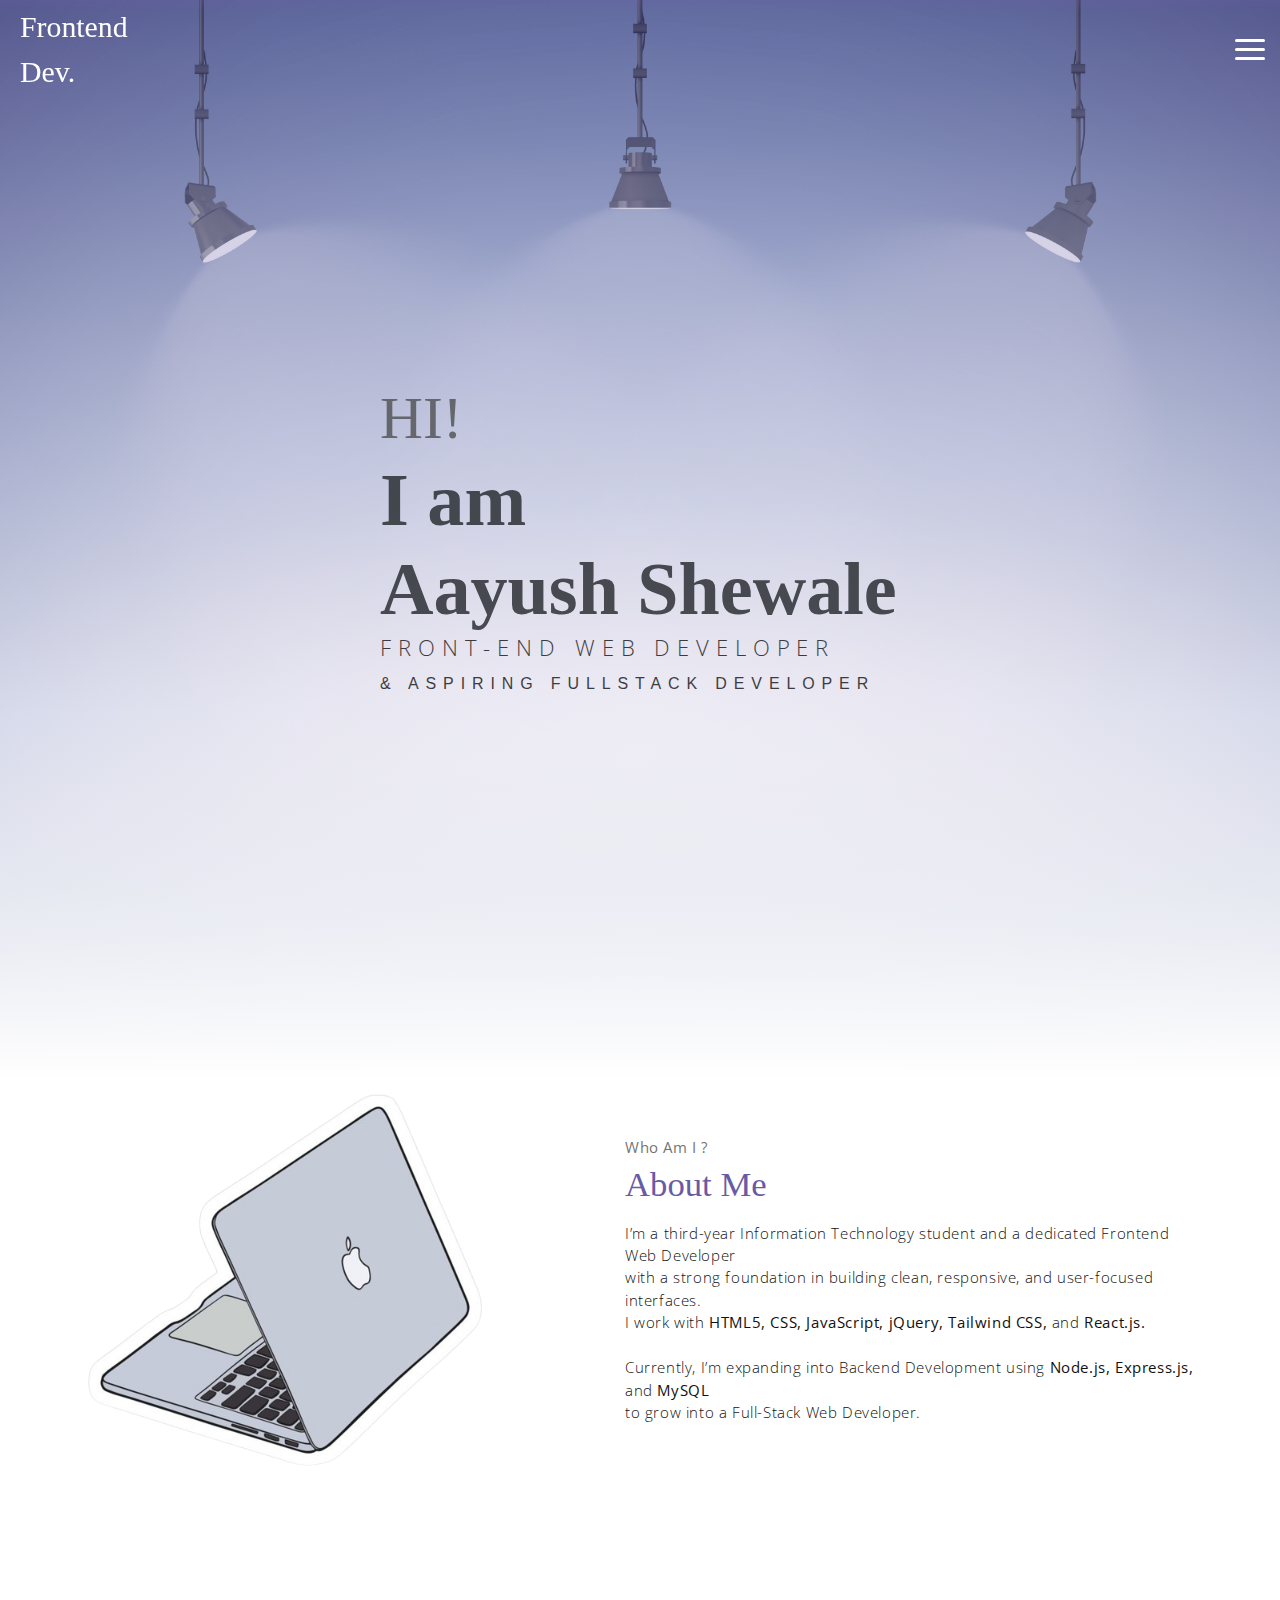
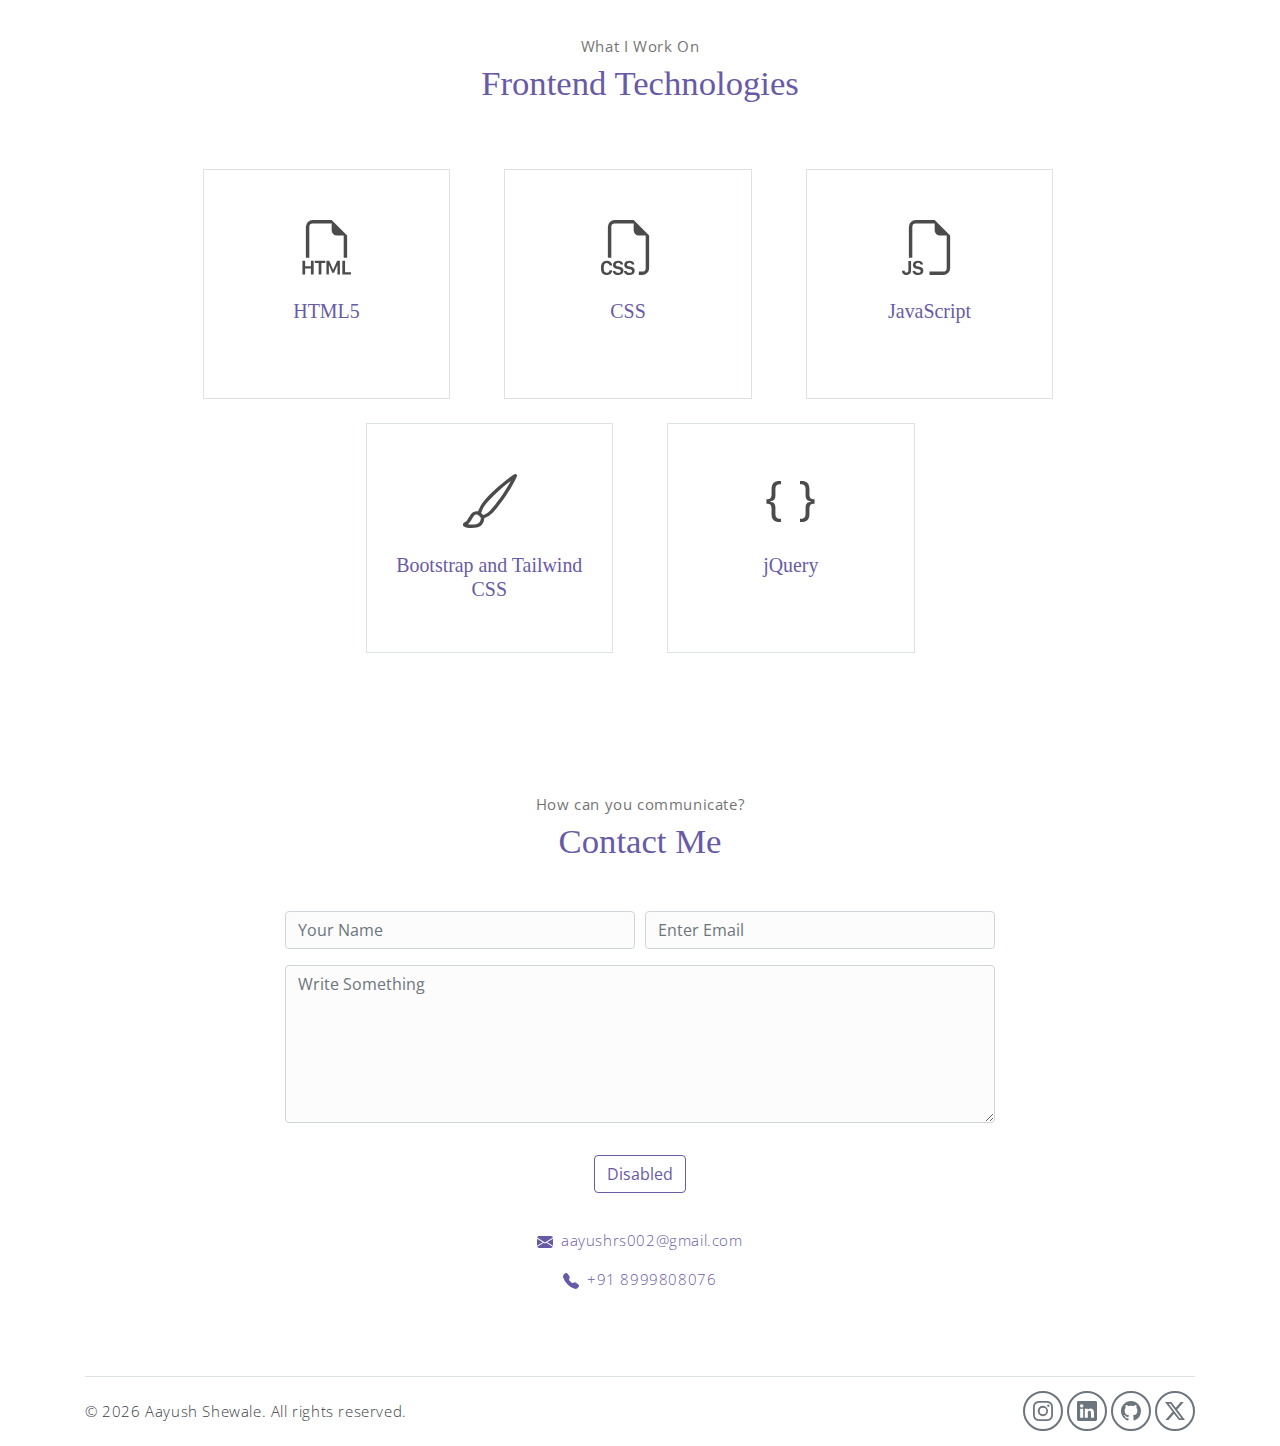
<file: index.html>
<!DOCTYPE html>
<html lang="en">

<head>
    <meta charset="utf-8">
    <meta name="viewport" content="width=device-width, initial-scale=1, shrink-to-fit=no">
    <meta name="description" content="Start your development with Aayush.">
    <meta name="author" content="Devcrud">
    <title>Aayush Portfolio</title>
    <link rel="stylesheet" href="assets/vendors/themify-icons/css/themify-icons.css">
    <link rel="stylesheet" href="assets/css/styles.css">
</head>

<body data-spy="scroll" data-target=".navbar" data-offset="40" id="home">

<!-- navbar      -->
    <nav class="custom-navbar" data-spy="affix" data-offset-top="20">
        <a class="logo" href="#">Frontend Dev.</a>
        <div class="container">
            
            <ul class="nav">
                <li class="item">
                    <a class="link" href="#home">Home</a>
                </li>
                <li class="item">
                    <a class="link" href="#about">About</a>
                </li>
                <li class="item">
                    <a class="link" href="#contact">Contact</a>
                </li>
                <li class="item ml-md-3">
                    <a href="components.html" class="btn btn-primary">Components</a>
                </li>
            </ul>
            <a href="javascript:void(0)" id="nav-toggle" class="hamburger hamburger--elastic">
                <div class="hamburger-box">
                    <div class="hamburger-inner"></div>
                </div>
            </a>
            
        </div>
    </nav>

    <!-- header -->
    <header id="home" class="header">
        <div class="overlay"></div>
        <div class="header-content container">
            <h1 class="header-title">
                <span class="up">HI!</span>
                <span class="down">I am <br>Aayush Shewale</span>
            </h1>
            <p class="header-subtitle">FRONT-END WEB DEVELOPER <br><span class="full"> & ASPIRING FULLSTACK DEVELOPER</span></p>

        </div>
    </header>

    <!-- about section -->
    <section class="section pt-0" id="about">
        <!-- container -->
        <div class="container text-center">
            <div class="about">
                <div class="about-img-holder">
                    <img src="assets/imgs/lap.png" class="about-img"
                        alt="Download free bootstrap 4 landing page, free boootstrap 4 templates, Download free bootstrap 4.1 landing page, free boootstrap 4.1.1 templates, meyawo Landing page">
                </div>
                <div class="about-caption">
                    <p class="section-subtitle">Who Am I ?</p>
                    <h2 class="section-title mb-3">About Me</h2>
                    <p>
                       <p>
                     I’m a third-year Information Technology student and a dedicated Frontend Web Developer<br>
                    with a strong foundation in building clean, responsive, and user-focused interfaces.<br>
                     I work with <strong>HTML5, CSS, JavaScript, jQuery, Tailwind CSS,</strong> and <strong> React.js.</strong><br>
                    <br>Currently, I’m expanding into Backend Development using <strong> Node.js, Express.js,</strong> and <strong>MySQL</strong><br>
                    to grow into a Full-Stack Web Developer.
</p>

                    </p>
                </div>
            </div>
        </div>
    </section> 

    <!-- service section -->
    <section class="section" id="service">
        <div class="container text-center">
            <p class="section-subtitle">What I Work On</p>
            <h6 class="section-title mb-6">Frontend Technologies</h6>
            <!-- row -->
            <div class="row">
                <div class="col-md-6 col-lg-3">
                    <div class="service-card">
                        <div class="body">
                            <img src="assets/imgs/html.svg"
                                alt="Download free bootstrap 4 landing page, free boootstrap 4 templates, Download free bootstrap 4.1 landing page, free boootstrap 4.1.1 templates, meyawo Landing page"
                                class="icon">
                            <h6 class="title">HTML5</h6>
                            <p class="subtitle">Creates the basic structure of web pages using semantic elements for clean, accessible, and well-organized content.</p>
                        </div>
                    </div>
                </div>
                <div class="col-md-6 col-lg-3">
                    <div class="service-card">
                        <div class="body">
                            <img src="assets/imgs/css.svg"
                                alt="Download free bootstrap 4 landing page, free boootstrap 4 templates, Download free bootstrap 4.1 landing page, free boootstrap 4.1.1 templates, meyawo Landing page"
                                class="icon">
                            <h6 class="title">CSS</h6>
                            <p class="subtitle">Styles and designs web pages with layouts, colors, animations, and responsiveness for visually appealing user interfaces.</p>
                        </div>
                    </div>
                </div>
                <div class="col-md-6 col-lg-3">
                    <div class="service-card">
                        <div class="body">
                            <img src="assets/imgs/js.svg"
                                alt="Download free bootstrap 4 landing page, free boootstrap 4 templates, Download free bootstrap 4.1 landing page, free boootstrap 4.1.1 templates, meyawo Landing page"
                                class="icon">
                            <h6 class="title">JavaScript</h6>
                            <p class="subtitle">Adds interactivity and dynamic behavior to websites, handling user actions, logic, and real-time content updates.</p>
                        </div>
                    </div>
                </div> <br>
                <div class="col-md-6 col-lg-3">
                    <div class="service-card">
                        <div class="body">
                            <img src="assets/imgs/brush.svg"
                                alt="Download free bootstrap 4 landing page, free boootstrap 4 templates, Download free bootstrap 4.1 landing page, free boootstrap 4.1.1 templates, meyawo Landing page"
                                class="icon">
                            <h6 class="title">Bootstrap and Tailwind CSS</h6>
                            <p class="subtitle">Bootstrap offers ready-made components, while Tailwind provides utility-first classes for full design flexibility.</p>
                        </div>
                    </div>
                </div>
                 <div class="col-md-6 col-lg-3">
                    <div class="service-card">
                        <div class="body">
                            <img src="assets/imgs/jq.svg"
                                alt="Download free bootstrap 4 landing page, free boootstrap 4 templates, Download free bootstrap 4.1 landing page, free boootstrap 4.1.1 templates, meyawo Landing page"
                                class="icon">
                            <h6 class="title">jQuery</h6>
                            <p class="subtitle">Simplifies JavaScript by making DOM manipulation, event handling, and animations faster and easier to write.</p>
                        </div>
                    </div>
                </div>
            </div>
        </div>
    </section>

    
    
    <!-- contact section -->
    <section class="section" id="contact">
        <div class="container text-center">
            <p class="section-subtitle">How can you communicate?</p>
            <h6 class="section-title mb-5">Contact Me</h6>
            <!-- contact form -->
            <form action="" class="contact-form col-md-10 col-lg-8 m-auto">
                <div class="form-row">
                    <div class="form-group col-sm-6">
                        <input type="text" size="50" class="form-control" placeholder="Your Name" required>
                    </div>
                    <div class="form-group col-sm-6">
                        <input type="email" class="form-control" placeholder="Enter Email" requried>
                    </div>
                    <div class="form-group col-sm-12">
                        <textarea name="comment" id="comment" rows="6" class="form-control"
                            placeholder="Write Something"></textarea>
                    </div>
                    <div class="form-group col-sm-12 mt-3">
                        <input type="submit" value="Disabled" class="btn btn-outline-primary rounded" >
                    </div>
                </div>
            </form>
            <div class="call"><p class="mail"><svg xmlns="http://www.w3.org/2000/svg" width="16" height="16" fill="currentColor" class="bi bi-envelope-fill" viewBox="0 0 16 16">
  <path d="M.05 3.555A2 2 0 0 1 2 2h12a2 2 0 0 1 1.95 1.555L8 8.414zM0 4.697v7.104l5.803-3.558zM6.761 8.83l-6.57 4.027A2 2 0 0 0 2 14h12a2 2 0 0 0 1.808-1.144l-6.57-4.027L8 9.586zm3.436-.586L16 11.801V4.697z"/>
</svg> <span class="mail2">aayushrs002@gmail.com</span></p>
            <p class="mail"><svg xmlns="http://www.w3.org/2000/svg" width="16" height="16" fill="currentColor" class="bi bi-telephone-fill" viewBox="0 0 16 16">
  <path fill-rule="evenodd" d="M1.885.511a1.745 1.745 0 0 1 2.61.163L6.29 2.98c.329.423.445.974.315 1.494l-.547 2.19a.68.68 0 0 0 .178.643l2.457 2.457a.68.68 0 0 0 .644.178l2.189-.547a1.75 1.75 0 0 1 1.494.315l2.306 1.794c.829.645.905 1.87.163 2.611l-1.034 1.034c-.74.74-1.846 1.065-2.877.702a18.6 18.6 0 0 1-7.01-4.42 18.6 18.6 0 0 1-4.42-7.009c-.362-1.03-.037-2.137.703-2.877z"/>
</svg> <span class="mail2">+91 8999808076</span></p></div>
        </div>
    </section>

    <!-- footer -->
    <div class="container">
        <footer class="footer">
           <p>© 2026 Aayush Shewale. All rights reserved.</p>
            <div class="social-links text-right m-auto ml-sm-auto">
                <a href="https://www.instagram.com/aayuuxh/" class="m-0"><svg xmlns="http://www.w3.org/2000/svg" width="20" height="20" fill="currentColor" class="bi bi-instagram" viewBox="0 0 16 16">
  <path d="M8 0C5.829 0 5.556.01 4.703.048 3.85.088 3.269.222 2.76.42a3.9 3.9 0 0 0-1.417.923A3.9 3.9 0 0 0 .42 2.76C.222 3.268.087 3.85.048 4.7.01 5.555 0 5.827 0 8.001c0 2.172.01 2.444.048 3.297.04.852.174 1.433.372 1.942.205.526.478.972.923 1.417.444.445.89.719 1.416.923.51.198 1.09.333 1.942.372C5.555 15.99 5.827 16 8 16s2.444-.01 3.298-.048c.851-.04 1.434-.174 1.943-.372a3.9 3.9 0 0 0 1.416-.923c.445-.445.718-.891.923-1.417.197-.509.332-1.09.372-1.942C15.99 10.445 16 10.173 16 8s-.01-2.445-.048-3.299c-.04-.851-.175-1.433-.372-1.941a3.9 3.9 0 0 0-.923-1.417A3.9 3.9 0 0 0 13.24.42c-.51-.198-1.092-.333-1.943-.372C10.443.01 10.172 0 7.998 0zm-.717 1.442h.718c2.136 0 2.389.007 3.232.046.78.035 1.204.166 1.486.275.373.145.64.319.92.599s.453.546.598.92c.11.281.24.705.275 1.485.039.843.047 1.096.047 3.231s-.008 2.389-.047 3.232c-.035.78-.166 1.203-.275 1.485a2.5 2.5 0 0 1-.599.919c-.28.28-.546.453-.92.598-.28.11-.704.24-1.485.276-.843.038-1.096.047-3.232.047s-2.39-.009-3.233-.047c-.78-.036-1.203-.166-1.485-.276a2.5 2.5 0 0 1-.92-.598 2.5 2.5 0 0 1-.6-.92c-.109-.281-.24-.705-.275-1.485-.038-.843-.046-1.096-.046-3.233s.008-2.388.046-3.231c.036-.78.166-1.204.276-1.486.145-.373.319-.64.599-.92s.546-.453.92-.598c.282-.11.705-.24 1.485-.276.738-.034 1.024-.044 2.515-.045zm4.988 1.328a.96.96 0 1 0 0 1.92.96.96 0 0 0 0-1.92m-4.27 1.122a4.109 4.109 0 1 0 0 8.217 4.109 4.109 0 0 0 0-8.217m0 1.441a2.667 2.667 0 1 1 0 5.334 2.667 2.667 0 0 1 0-5.334"/>
</svg></a>
                <a href="https://www.linkedin.com/in/aayush-shewale-24a5283a6/"><svg xmlns="http://www.w3.org/2000/svg" width="20" height="20" fill="currentColor" class="bi bi-linkedin" viewBox="0 0 16 16">
  <path d="M0 1.146C0 .513.526 0 1.175 0h13.65C15.474 0 16 .513 16 1.146v13.708c0 .633-.526 1.146-1.175 1.146H1.175C.526 16 0 15.487 0 14.854zm4.943 12.248V6.169H2.542v7.225zm-1.2-8.212c.837 0 1.358-.554 1.358-1.248-.015-.709-.52-1.248-1.342-1.248S2.4 3.226 2.4 3.934c0 .694.521 1.248 1.327 1.248zm4.908 8.212V9.359c0-.216.016-.432.08-.586.173-.431.568-.878 1.232-.878.869 0 1.216.662 1.216 1.634v3.865h2.401V9.25c0-2.22-1.184-3.252-2.764-3.252-1.274 0-1.845.7-2.165 1.193v.025h-.016l.016-.025V6.169h-2.4c.03.678 0 7.225 0 7.225z"/>
</svg></a>
                <a href="https://github.com/aayush-shewale"><svg xmlns="http://www.w3.org/2000/svg" width="20" height="20" fill="currentColor" class="bi bi-github" viewBox="0 0 16 16">
  <path d="M8 0C3.58 0 0 3.58 0 8c0 3.54 2.29 6.53 5.47 7.59.4.07.55-.17.55-.38 0-.19-.01-.82-.01-1.49-2.01.37-2.53-.49-2.69-.94-.09-.23-.48-.94-.82-1.13-.28-.15-.68-.52-.01-.53.63-.01 1.08.58 1.23.82.72 1.21 1.87.87 2.33.66.07-.52.28-.87.51-1.07-1.78-.2-3.64-.89-3.64-3.95 0-.87.31-1.59.82-2.15-.08-.2-.36-1.02.08-2.12 0 0 .67-.21 2.2.82.64-.18 1.32-.27 2-.27s1.36.09 2 .27c1.53-1.04 2.2-.82 2.2-.82.44 1.1.16 1.92.08 2.12.51.56.82 1.27.82 2.15 0 3.07-1.87 3.75-3.65 3.95.29.25.54.73.54 1.48 0 1.07-.01 1.93-.01 2.2 0 .21.15.46.55.38A8.01 8.01 0 0 0 16 8c0-4.42-3.58-8-8-8"/>
</svg></a>
          <a href="https://x.com/aayuuxh"><svg xmlns="http://www.w3.org/2000/svg" width="20" height="20" fill="currentColor" class="bi bi-twitter-x" viewBox="0 0 16 16">
  <path d="M12.6.75h2.454l-5.36 6.142L16 15.25h-4.937l-3.867-5.07-4.425 5.07H.316l5.733-6.57L0 .75h5.063l3.495 4.633L12.601.75Zm-.86 13.028h1.36L4.323 2.145H2.865z"/>
</svg></a>      
            </div>
        </footer>
    </div> 

 
    <script src="assets/vendors/jquery/jquery-3.4.1.js"></script>
    <script src="assets/vendors/bootstrap/bootstrap.bundle.js"></script>

   
    <script src="assets/vendors/bootstrap/bootstrap.affix.js"></script>

    
    <script src="assets/js/index.js"></script>

</body>

</html>
</file>
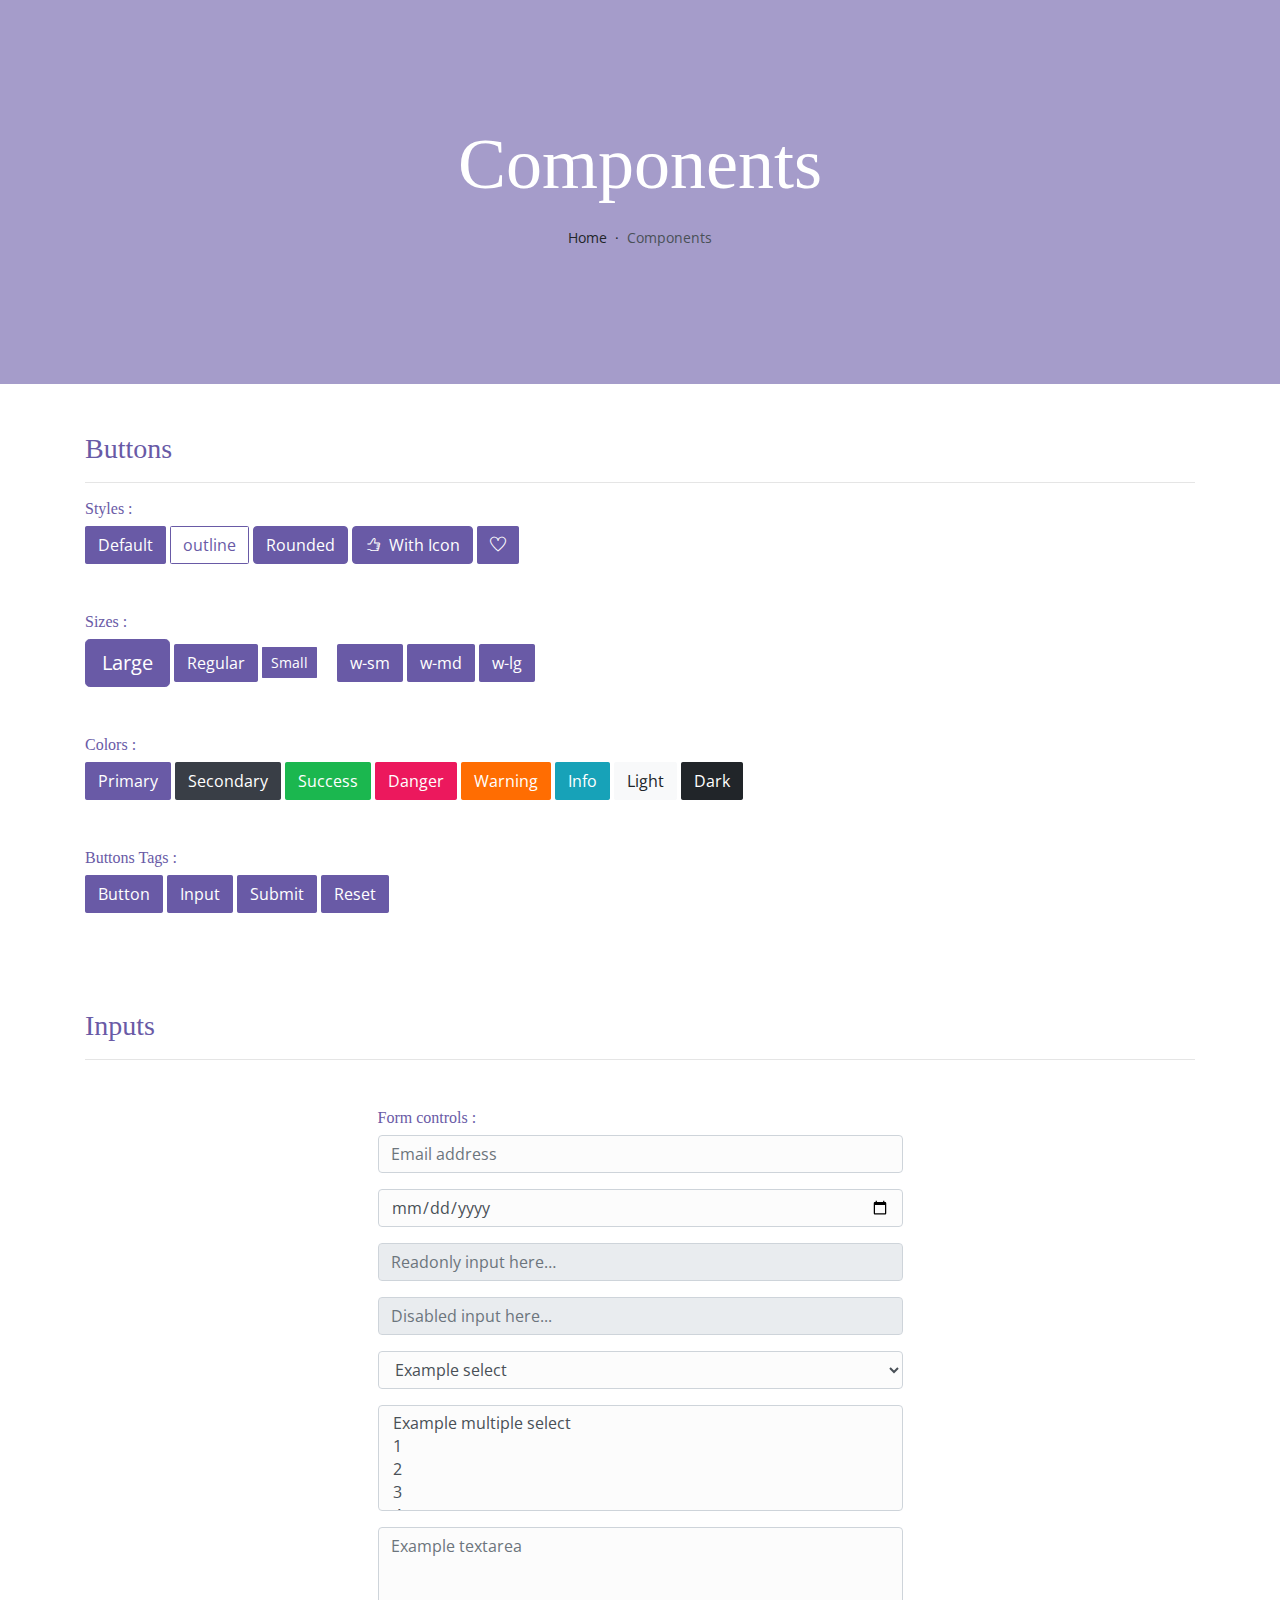
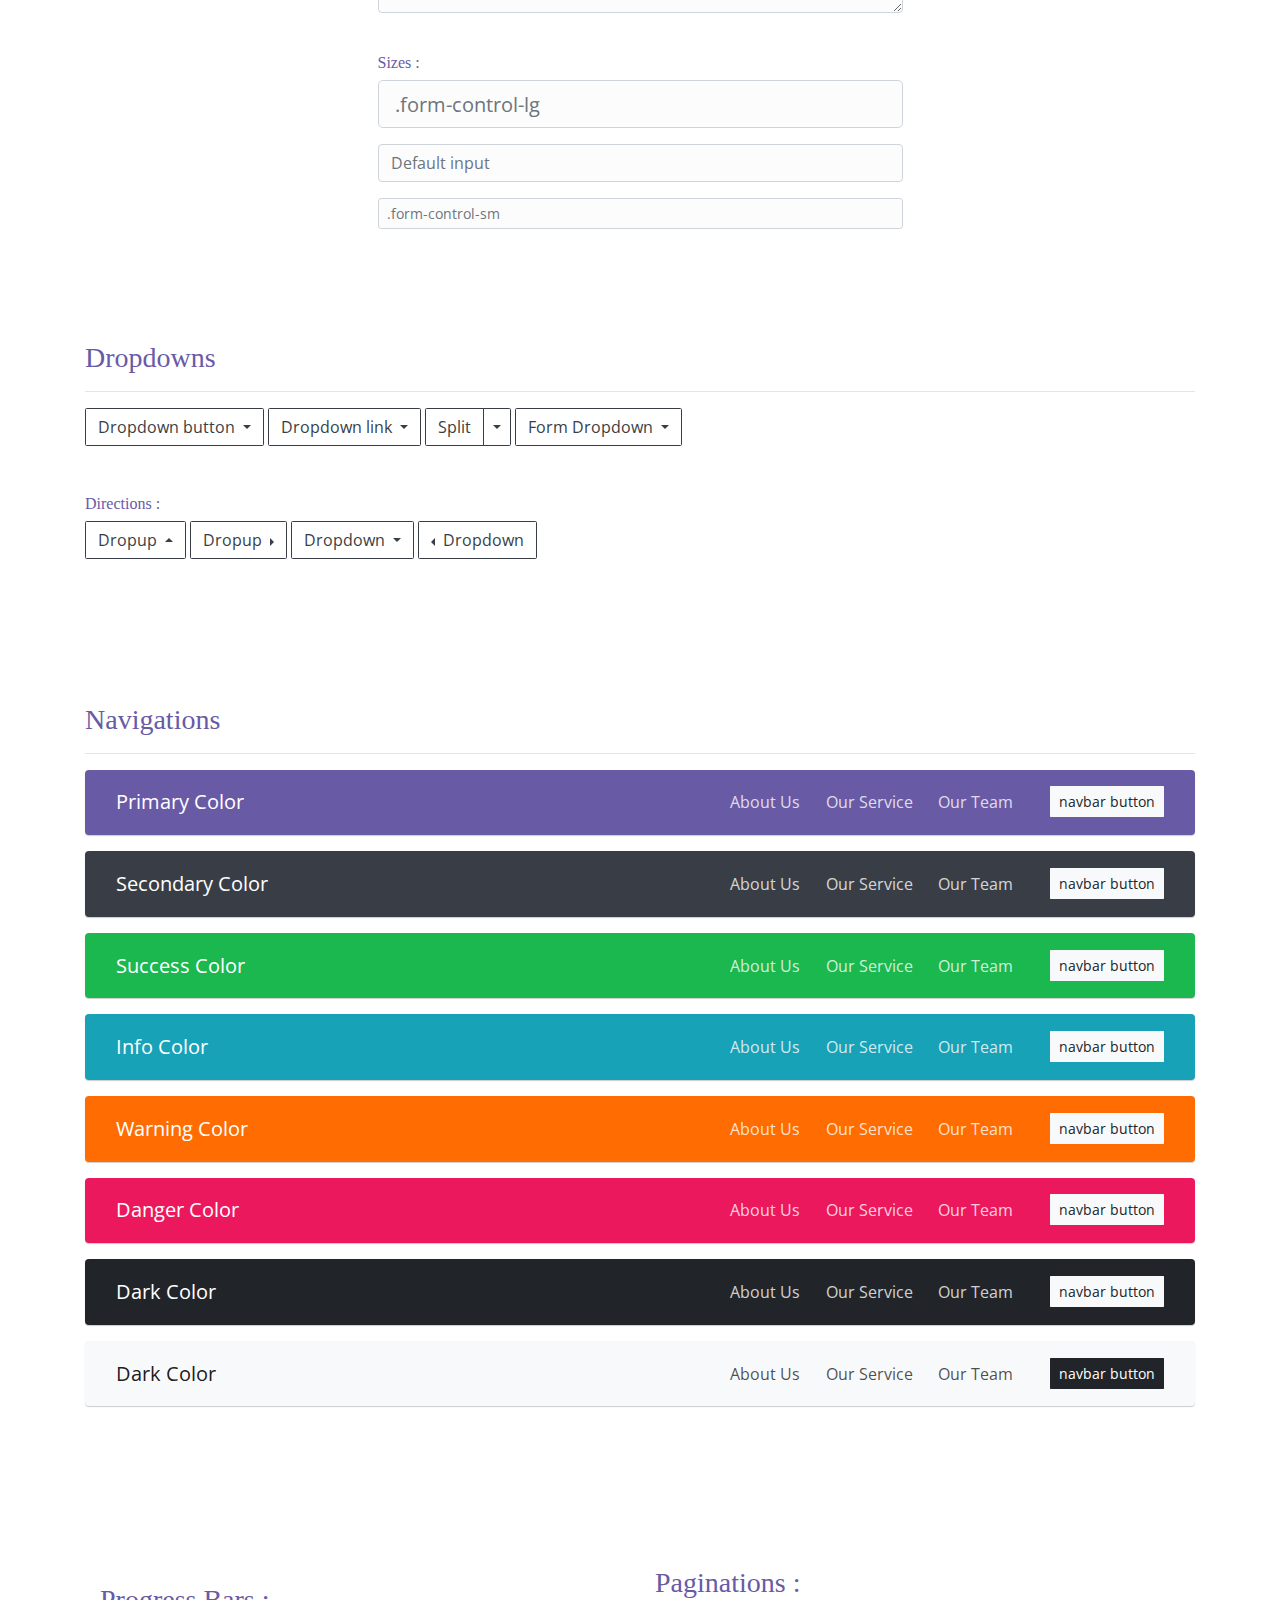
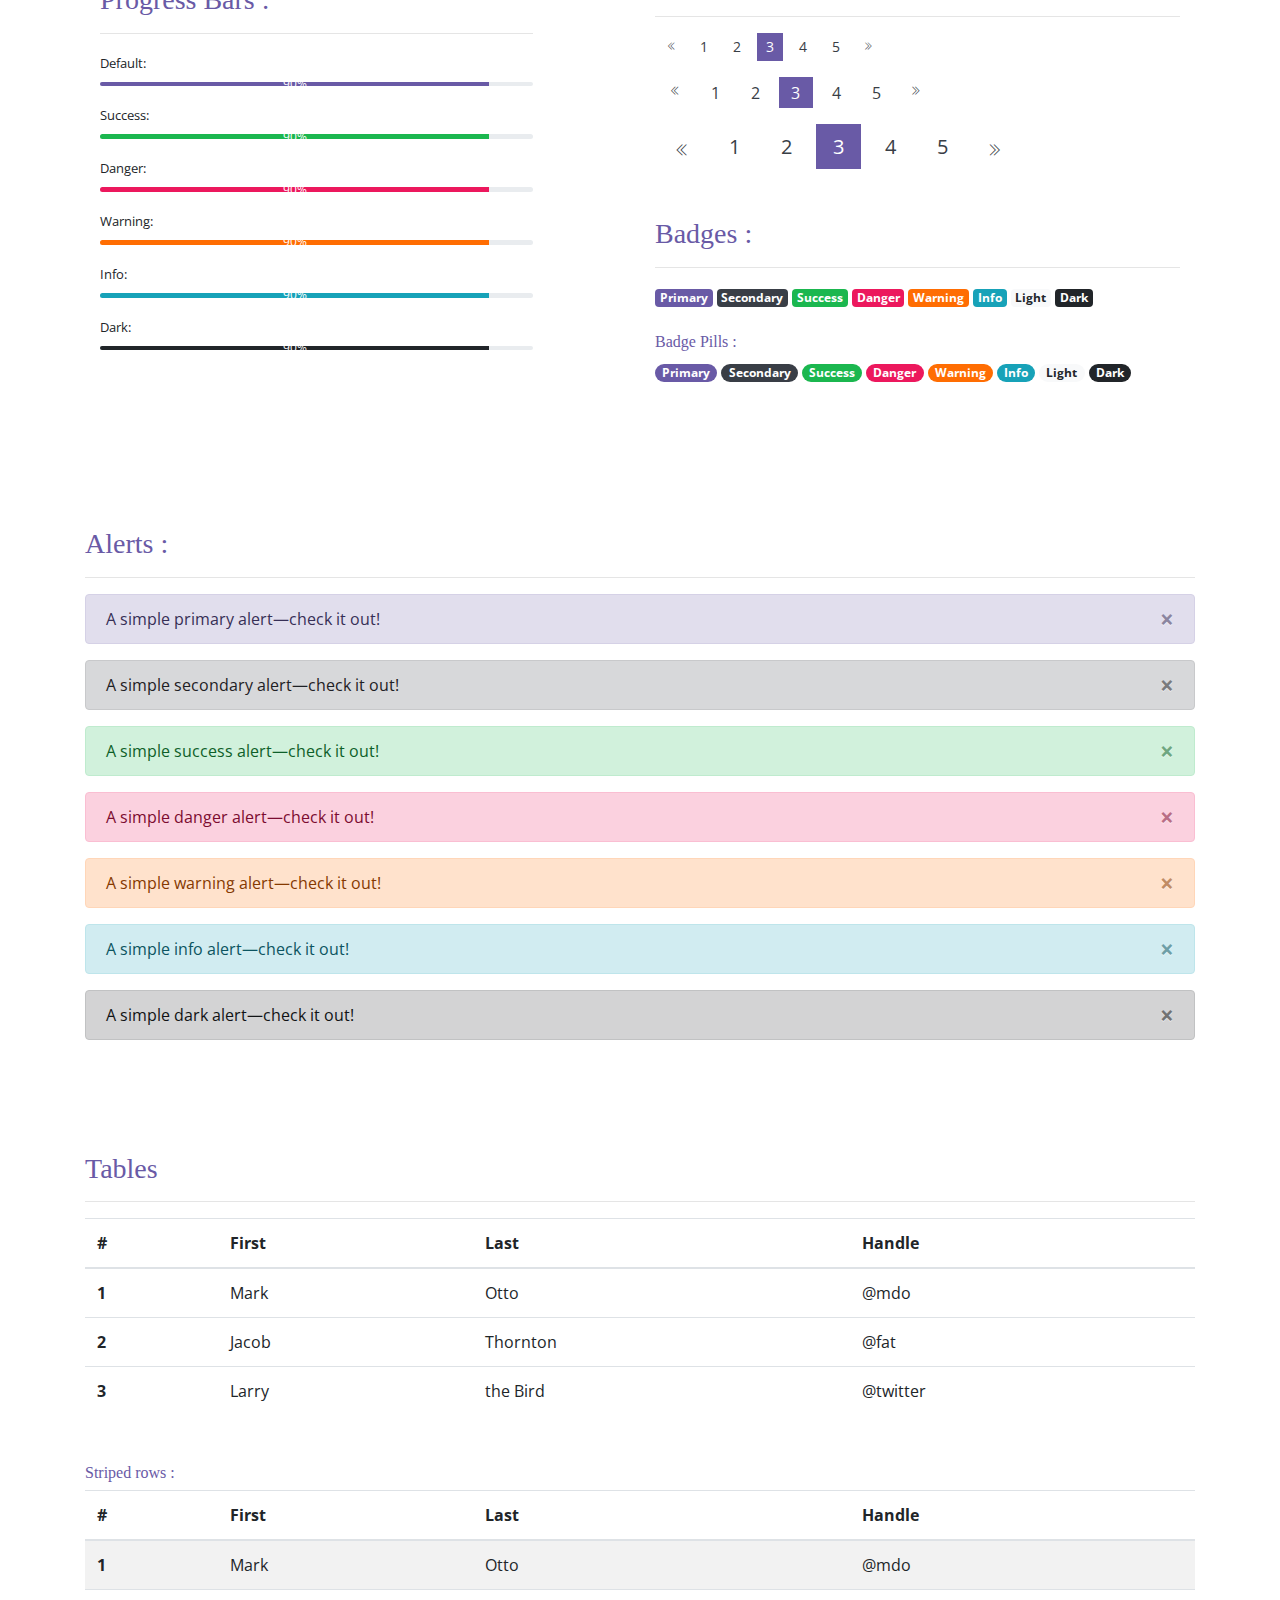
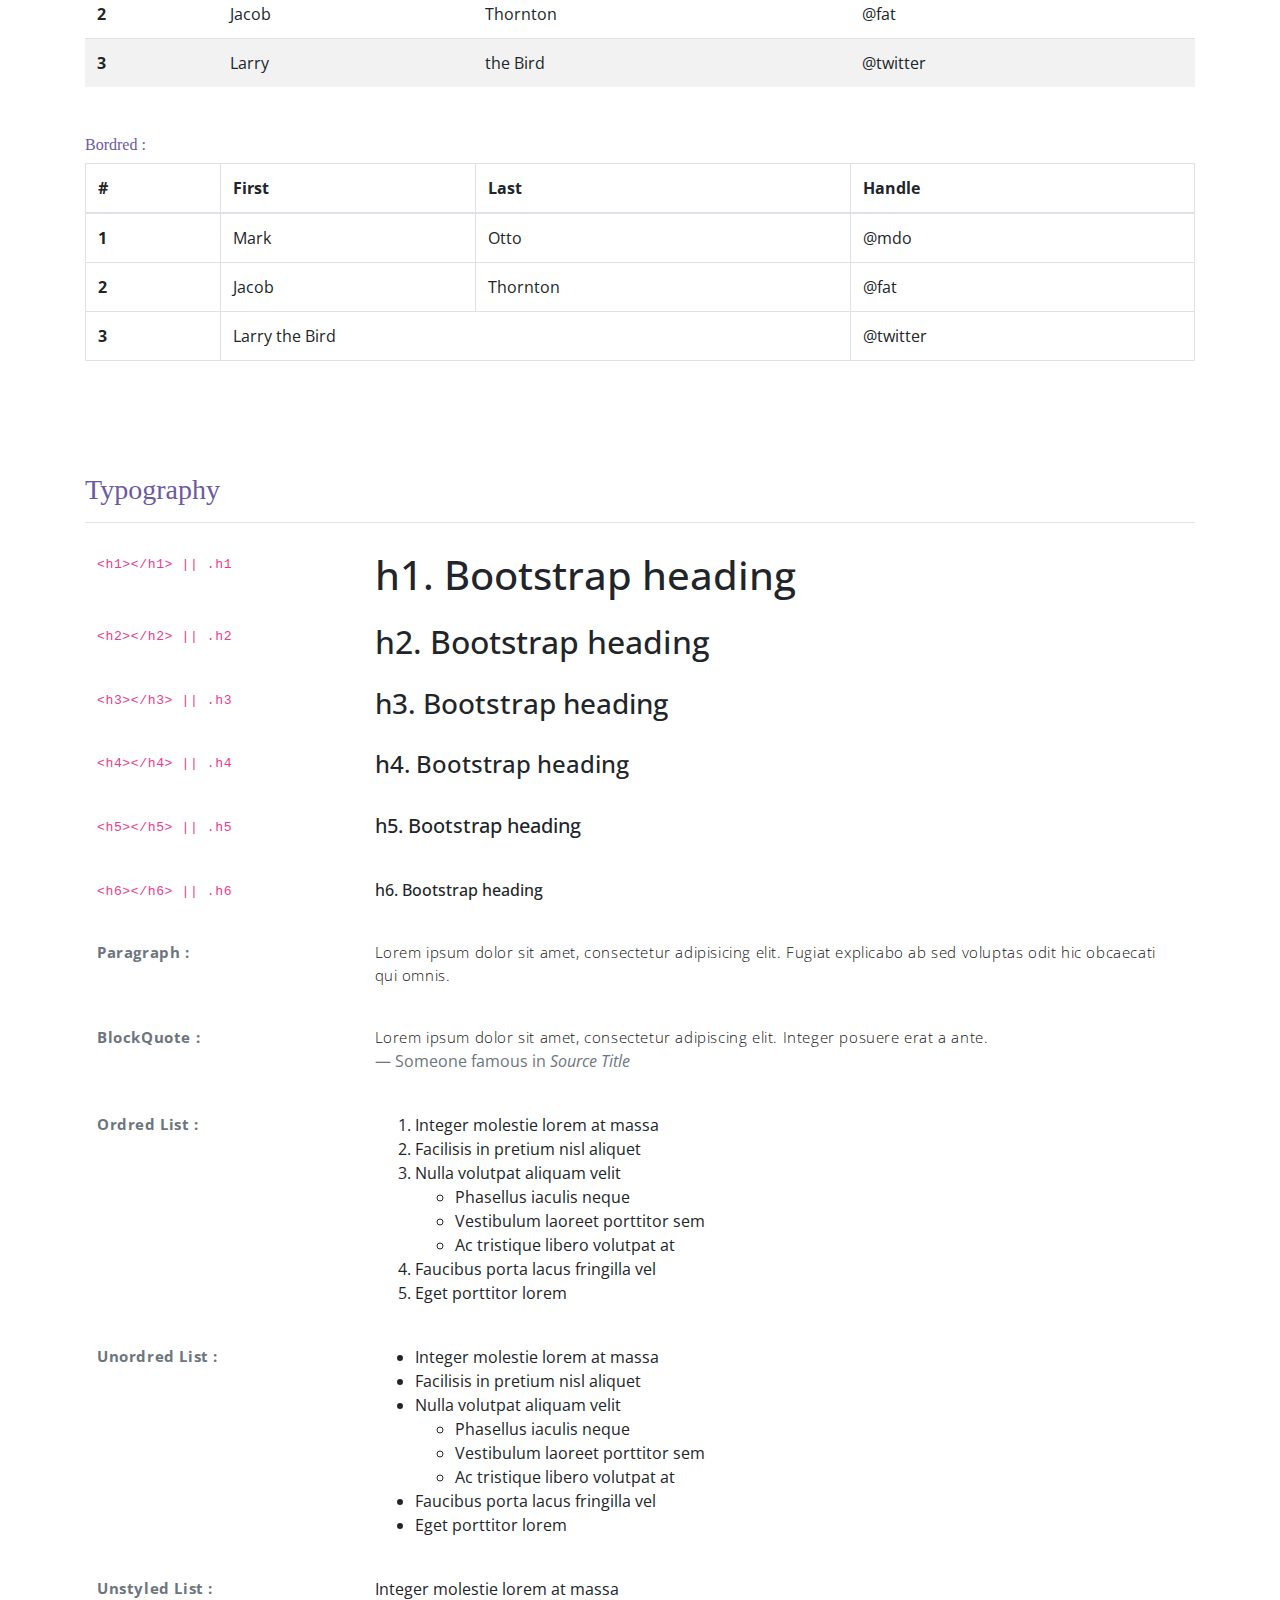
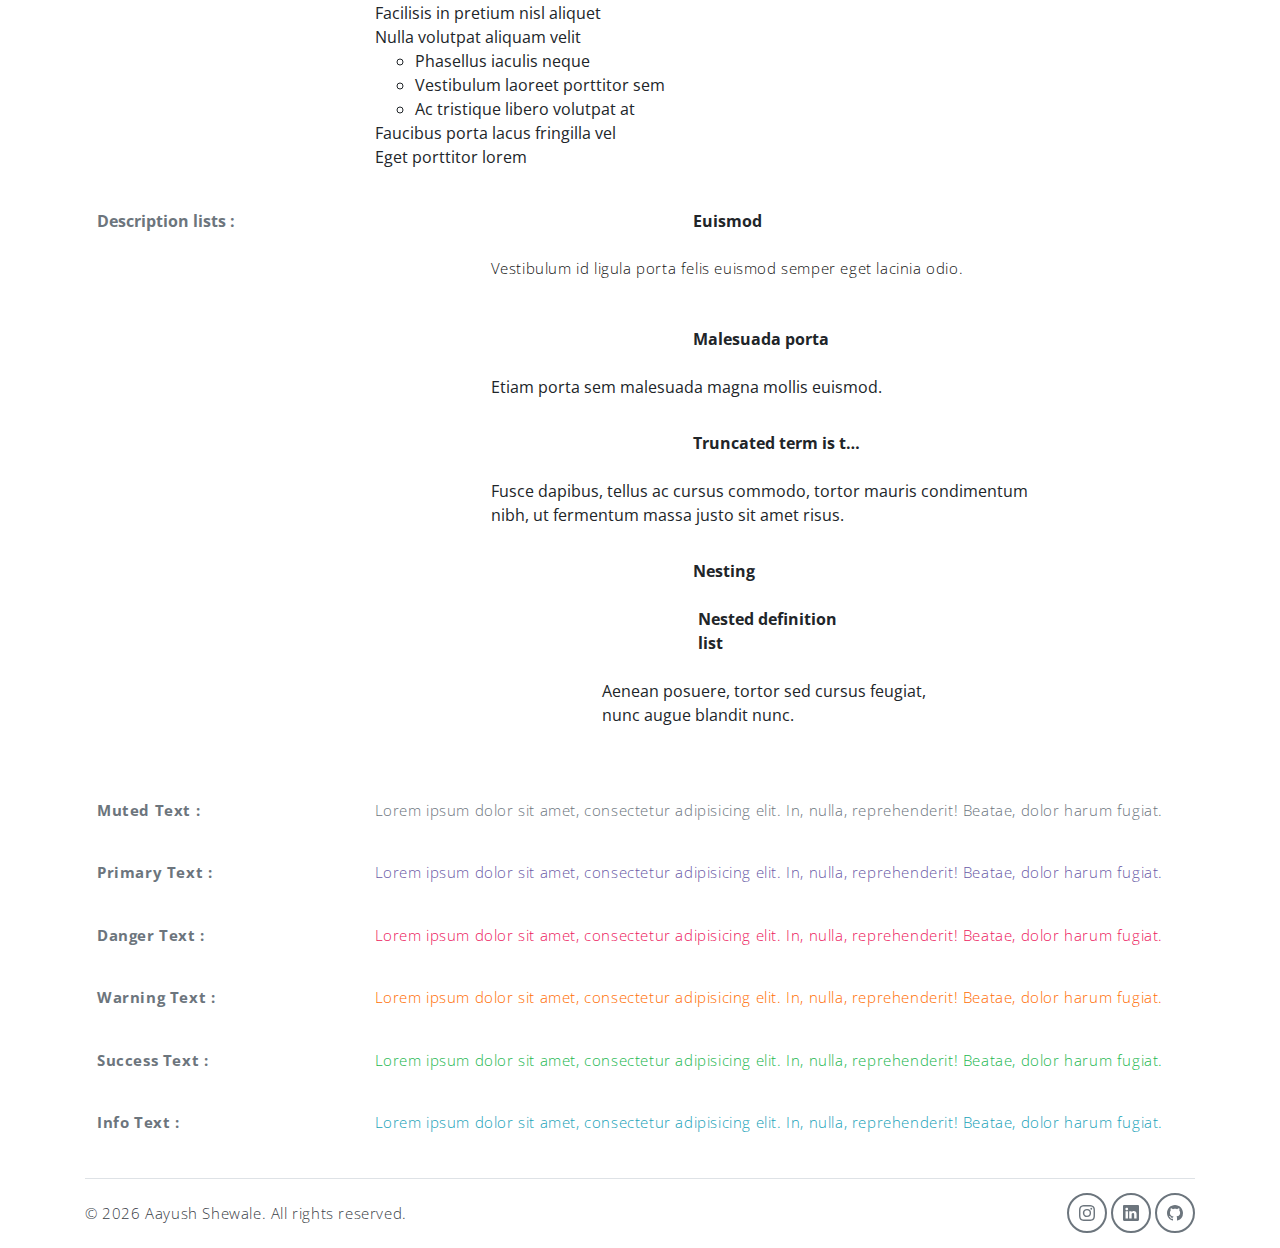
<file: components.html>
<!DOCTYPE html>
<html lang="en">

<head>
   <meta charset="utf-8">
   <meta name="viewport" content="width=device-width, initial-scale=1, shrink-to-fit=no">
   <meta name="description" content="Start your development with Meyawo landing page.">
   <meta name="author" content="Devcrud">
   <title>Aayush Shewale | Components</title>
   <!-- font icons -->
   <link rel="stylesheet" href="assets/vendors/themify-icons/css/themify-icons.css">
   <!-- Bootstrap + Steller  -->
   <link rel="stylesheet" href="assets/css/styles.css">
</head>

<body>

   <!-- Page Header -->
   <header class="header header-mini">
      <div class="head">Components</div>
      <nav aria-label="breadcrumb">
         <ol class="breadcrumb">
            <li class="breadcrumb-item"><a href="/">Home</a></li>
            <li class="breadcrumb-item active" aria-current="page">Components</li>
         </ol>
      </nav>
   </header> <!-- End Of Page Header -->

   <!-- main content -->
   <div class="container">

      <!-- Buttons -->
      <h3 class="mt-5">Buttons</h3>
      <hr>
      <h6 class="section-secondary-title">Styles :</h6>
      <button class="btn btn-primary">Default</button>
      <button class="btn btn-outline-primary">outline</button>
      <button class="btn btn-primary rounded">Rounded</button>
      <button class="btn btn-primary rounded"><i class="ti-thumb-up pr-1"></i> With Icon</button>
      <button class="btn btn-primary circle"><i class="ti-heart"></i></button>

      <h6 class="section-secondary-title mt-5">Sizes :</h6>
      <button class="btn btn-primary btn-lg">Large</button>
      <button class="btn btn-primary ">Regular</button>
      <button class="btn btn-primary btn-sm">Small</button>
      <button class="btn btn-primary w-sm ml-3">w-sm</button>
      <button class="btn btn-primary w-md">w-md</button>
      <button class="btn btn-primary w-lg">w-lg</button>

      <h6 class="section-secondary-title mt-5">Colors :</h6>
      <button type="button" class="btn btn-primary">Primary</button>
      <button type="button" class="btn btn-secondary">Secondary</button>
      <button type="button" class="btn btn-success">Success</button>
      <button type="button" class="btn btn-danger">Danger</button>
      <button type="button" class="btn btn-warning">Warning</button>
      <button type="button" class="btn btn-info">Info</button>
      <button type="button" class="btn btn-light">Light</button>
      <button type="button" class="btn btn-dark">Dark</button>

      <h6 class="section-secondary-title mt-5">Buttons Tags :</h6>
      <button class="btn btn-primary" type="submit">Button</button>
      <input class="btn btn-primary" type="button" value="Input">
      <input class="btn btn-primary" type="submit" value="Submit">
      <input class="btn btn-primary" type="reset" value="Reset">

      <!-- devider -->
      <div class="py-5"></div>

      <!-- Inputs -->
      <h3>Inputs</h3>
      <hr>
      <div class="row mt-5">
         <div class="col-md-6">
            <h6 class="section-secondary-title">Form controls :</h6>
            <div class="form-group">
               <input type="email" class="form-control" id="exampleFormControlInput1" placeholder="Email address">
            </div>
            <div class="form-group">
               <input type="date" class="form-control" id="exampleFormControlInput1" placeholder="Date">
            </div>
            <div class="form-group">
               <input class="form-control" type="text" placeholder="Readonly input here…" readonly>
            </div>
            <div class="form-group">
               <input class="form-control" id="disabledInput" type="text" placeholder="Disabled input here..." disabled>
            </div>
            <div class="form-group">
               <select class="form-control" id="exampleFormControlSelect1">
                  <option>Example select</option>
                  <option>1</option>
                  <option>2</option>
                  <option>3</option>
                  <option>4</option>
                  <option>5</option>
               </select>
            </div>
            <div class="form-group">
               <select multiple class="form-control" id="exampleFormControlSelect2">
                  <option>Example multiple select</option>
                  <option>1</option>
                  <option>2</option>
                  <option>3</option>
                  <option>4</option>
                  <option>5</option>
               </select>
            </div>
            <div class="form-group">
               <textarea class="form-control" id="exampleFormControlTextarea1" rows="3"
                  placeholder="Example textarea"></textarea>
            </div>
         </div>
         <div class="col-md-6">
            <h6 class="section-secondary-title">Sizes :</h6>
            <div class="form-group">
               <input class="form-control form-control-lg" type="text" placeholder=".form-control-lg">
            </div>
            <div class="form-group">
               <input class="form-control" type="text" placeholder="Default input">
            </div>
            <div class="form-group">
               <input class="form-control form-control-sm" type="text" placeholder=".form-control-sm">
            </div>
         </div>
      </div> <!-- end of inputs -->

      <!-- devider -->
      <div class="py-5"></div>

      <!-- Dropdowns -->
      <h3 class="components-section-title font-weight-normal">Dropdowns</h3>
      <hr>
      <div class="dropdown d-inline-block">
         <button class="btn btn-outline-secondary dropdown-toggle" type="button" id="dropdownMenuButton"
            data-toggle="dropdown" aria-haspopup="true" aria-expanded="false">
            Dropdown button
         </button>
         <div class="dropdown-menu" aria-labelledby="dropdownMenuButton">
            <a class="dropdown-item" href="#">Action</a>
            <a class="dropdown-item" href="#">Another action</a>
            <a class="dropdown-item" href="#">Something else here</a>
         </div>
      </div>
      <div class="dropdown d-inline-block">
         <a class="btn btn-outline-secondary dropdown-toggle" href="#" role="button" id="dropdownMenuLink"
            data-toggle="dropdown" aria-haspopup="true" aria-expanded="false">
            Dropdown link
         </a>
         <div class="dropdown-menu" aria-labelledby="dropdownMenuLink">
            <a class="dropdown-item" href="#">Action</a>
            <a class="dropdown-item" href="#">Another action</a>
            <a class="dropdown-item" href="#">Something else here</a>
         </div>
      </div>
      <div class="btn-group">
         <button type="button" class="btn btn-outline-secondary">Split</button>
         <button type="button" class="btn btn-outline-secondary dropdown-toggle dropdown-toggle-split"
            data-toggle="dropdown" aria-haspopup="true" aria-expanded="false">
            <span class="sr-only">Toggle Dropdown</span>
         </button>
         <div class="dropdown-menu">
            <a class="dropdown-item" href="#">Action</a>
            <a class="dropdown-item" href="#">Another action</a>
            <a class="dropdown-item" href="#">Something else here</a>
            <div class="dropdown-divider"></div>
            <a class="dropdown-item" href="#">Separated link</a>
         </div>
      </div>
      <div class="btn-group">
         <button class="btn btn-outline-secondary dropdown-toggle" type="button" id="dropdownMenuButton"
            data-toggle="dropdown" aria-haspopup="true" aria-expanded="false">
            Form Dropdown
         </button>
         <div class="dropdown-menu form">
            <form class="px-4 py-3">
               <div class="form-group">
                  <input type="email" class="form-control" id="exampleDropdownFormEmail1"
                     placeholder="email@example.com">
               </div>
               <div class="form-group">
                  <input type="password" class="form-control" id="exampleDropdownFormPassword1" placeholder="Password">
               </div>
               <div class="form-check mb-3">
                  <input type="checkbox" class="form-check-input" id="dropdownCheck">
                  <label class="form-check-label" for="dropdownCheck">
                     Remember me
                  </label>
               </div>
               <button type="submit" class="btn btn-primary btn-block">Sign in</button>
            </form>
            <div class="dropdown-divider"></div>
            <a class="dropdown-item" href="#"><small>New around here? Sign up</small></a>
            <a class="dropdown-item" href="#"><small>Forgot password?</small></a>
         </div>
      </div>
      <h6 class="section-secondary-title mt-5">Directions :</h6>
      <div class="btn-group dropup">
         <button type="button" class="btn btn-outline-secondary dropdown-toggle" data-toggle="dropdown"
            aria-haspopup="true" aria-expanded="false">
            Dropup
         </button>
         <div class="dropdown-menu">
            <a class="dropdown-item" href="#">Action</a>
            <a class="dropdown-item" href="#">Another action</a>
            <a class="dropdown-item" href="#">Something else here</a>
            <div class="dropdown-divider"></div>
            <a class="dropdown-item" href="#">Separated link</a>
         </div>
      </div>
      <div class="btn-group dropright">
         <button type="button" class="btn btn-outline-secondary dropdown-toggle" data-toggle="dropdown"
            aria-haspopup="true" aria-expanded="false">
            Dropup
         </button>
         <div class="dropdown-menu">
            <a class="dropdown-item" href="#">Action</a>
            <a class="dropdown-item" href="#">Another action</a>
            <a class="dropdown-item" href="#">Something else here</a>
            <div class="dropdown-divider"></div>
            <a class="dropdown-item" href="#">Separated link</a>
         </div>
      </div>
      <div class="btn-group">
         <button type="button" class="btn btn-outline-secondary dropdown-toggle" data-toggle="dropdown"
            aria-haspopup="true" aria-expanded="false">
            Dropdown
         </button>
         <div class="dropdown-menu">
            <a class="dropdown-item" href="#">Action</a>
            <a class="dropdown-item" href="#">Another action</a>
            <a class="dropdown-item" href="#">Something else here</a>
            <div class="dropdown-divider"></div>
            <a class="dropdown-item" href="#">Separated link</a>
         </div>
      </div>
      <div class="btn-group dropleft">
         <button type="button" class="btn btn-outline-secondary dropdown-toggle" data-toggle="dropdown"
            aria-haspopup="true" aria-expanded="false">
            Dropdown
         </button>
         <div class="dropdown-menu">
            <a class="dropdown-item" href="#">Action</a>
            <a class="dropdown-item" href="#">Another action</a>
            <a class="dropdown-item" href="#">Something else here</a>
            <div class="dropdown-divider"></div>
            <a class="dropdown-item" href="#">Separated link</a>
         </div>
      </div> <!-- end of Dropdowns -->

      <!-- devider -->
      <div class="py-5"></div>

      <!-- navbars -->
      <h3 class="components-section-title font-weight-normal mt-5">Navigations</h3>
      <hr>
      <nav class="navbar navbar-expand-sm navbar-dark bg-primary rounded shadow mb-3">
         <div class="container">
            <a class="navbar-brand" href="#">Primary Color</a>
            <button class="navbar-toggler ml-auto" type="button" data-toggle="collapse"
               data-target="#navbarSupportedContent" aria-controls="navbarSupportedContent" aria-expanded="false"
               aria-label="Toggle navigation">
               <span class="navbar-toggler-icon"></span>
            </button>
            <div class="collapse navbar-collapse" id="navbarSupportedContent">
               <ul class="navbar-nav ml-auto">
                  <li class="nav-item">
                     <a class="nav-link" href="#about">About Us</a>
                  </li>
                  <li class="nav-item">
                     <a class="nav-link" href="#service">Our Service</a>
                  </li>
                  <li class="nav-item">
                     <a class="nav-link" href="#team">Our Team</a>
                  </li>
                  <li class="nav-item">
                     <a href="#book-table" class="ml-4 mt-1 btn btn-light btn-sm">navbar button</a>
                  </li>
               </ul>
            </div>
         </div>
      </nav>
      <nav class="navbar navbar-expand-sm navbar-dark bg-secondary rounded shadow mb-3">
         <div class="container">
            <a class="navbar-brand" href="#">Secondary Color</a>
            <button class="navbar-toggler ml-auto" type="button" data-toggle="collapse"
               data-target="#navbarSupportedContent" aria-controls="navbarSupportedContent" aria-expanded="false"
               aria-label="Toggle navigation">
               <span class="navbar-toggler-icon"></span>
            </button>
            <div class="collapse navbar-collapse" id="navbarSupportedContent">
               <ul class="navbar-nav ml-auto">
                  <li class="nav-item">
                     <a class="nav-link" href="#about">About Us</a>
                  </li>
                  <li class="nav-item">
                     <a class="nav-link" href="#service">Our Service</a>
                  </li>
                  <li class="nav-item">
                     <a class="nav-link" href="#team">Our Team</a>
                  </li>
                  <li class="nav-item">
                     <a href="#book-table" class="ml-4 mt-1 btn btn-light btn-sm">navbar button</a>
                  </li>
               </ul>
            </div>
         </div>
      </nav>
      <nav class="navbar navbar-expand-sm navbar-dark bg-success rounded shadow mb-3">
         <div class="container">
            <a class="navbar-brand" href="#">Success Color</a>
            <button class="navbar-toggler ml-auto" type="button" data-toggle="collapse"
               data-target="#navbarSupportedContent" aria-controls="navbarSupportedContent" aria-expanded="false"
               aria-label="Toggle navigation">
               <span class="navbar-toggler-icon"></span>
            </button>
            <div class="collapse navbar-collapse" id="navbarSupportedContent">
               <ul class="navbar-nav ml-auto">
                  <li class="nav-item">
                     <a class="nav-link" href="#about">About Us</a>
                  </li>
                  <li class="nav-item">
                     <a class="nav-link" href="#service">Our Service</a>
                  </li>
                  <li class="nav-item">
                     <a class="nav-link" href="#team">Our Team</a>
                  </li>
                  <li class="nav-item">
                     <a href="#book-table" class="ml-4 mt-1 btn btn-light btn-sm">navbar button</a>
                  </li>
               </ul>
            </div>
         </div>
      </nav>
      <nav class="navbar navbar-expand-sm navbar-dark bg-info rounded shadow mb-3">
         <div class="container">
            <a class="navbar-brand" href="#">Info Color</a>
            <button class="navbar-toggler ml-auto" type="button" data-toggle="collapse"
               data-target="#navbarSupportedContent" aria-controls="navbarSupportedContent" aria-expanded="false"
               aria-label="Toggle navigation">
               <span class="navbar-toggler-icon"></span>
            </button>
            <div class="collapse navbar-collapse" id="navbarSupportedContent">
               <ul class="navbar-nav ml-auto">
                  <li class="nav-item">
                     <a class="nav-link" href="#about">About Us</a>
                  </li>
                  <li class="nav-item">
                     <a class="nav-link" href="#service">Our Service</a>
                  </li>
                  <li class="nav-item">
                     <a class="nav-link" href="#team">Our Team</a>
                  </li>
                  <li class="nav-item">
                     <a href="#book-table" class="ml-4 mt-1 btn btn-light btn-sm">navbar button</a>
                  </li>
               </ul>
            </div>
         </div>
      </nav>
      <nav class="navbar navbar-expand-sm navbar-dark bg-warning rounded shadow mb-3">
         <div class="container">
            <a class="navbar-brand" href="#">Warning Color</a>
            <button class="navbar-toggler ml-auto" type="button" data-toggle="collapse"
               data-target="#navbarSupportedContent" aria-controls="navbarSupportedContent" aria-expanded="false"
               aria-label="Toggle navigation">
               <span class="navbar-toggler-icon"></span>
            </button>
            <div class="collapse navbar-collapse" id="navbarSupportedContent">
               <ul class="navbar-nav ml-auto">
                  <li class="nav-item">
                     <a class="nav-link" href="#about">About Us</a>
                  </li>
                  <li class="nav-item">
                     <a class="nav-link" href="#service">Our Service</a>
                  </li>
                  <li class="nav-item">
                     <a class="nav-link" href="#team">Our Team</a>
                  </li>
                  <li class="nav-item">
                     <a href="#book-table" class="ml-4 mt-1 btn btn-light btn-sm">navbar button</a>
                  </li>
               </ul>
            </div>
         </div>
      </nav>
      <nav class="navbar navbar-expand-sm navbar-dark bg-danger rounded shadow mb-3">
         <div class="container">
            <a class="navbar-brand" href="#">Danger Color</a>
            <button class="navbar-toggler ml-auto" type="button" data-toggle="collapse"
               data-target="#navbarSupportedContent" aria-controls="navbarSupportedContent" aria-expanded="false"
               aria-label="Toggle navigation">
               <span class="navbar-toggler-icon"></span>
            </button>
            <div class="collapse navbar-collapse" id="navbarSupportedContent">
               <ul class="navbar-nav ml-auto">
                  <li class="nav-item">
                     <a class="nav-link" href="#about">About Us</a>
                  </li>
                  <li class="nav-item">
                     <a class="nav-link" href="#service">Our Service</a>
                  </li>
                  <li class="nav-item">
                     <a class="nav-link" href="#team">Our Team</a>
                  </li>
                  <li class="nav-item">
                     <a href="#book-table" class="ml-4 mt-1 btn btn-light btn-sm">navbar button</a>
                  </li>
               </ul>
            </div>
         </div>
      </nav>
      <nav class="navbar navbar-expand-sm navbar-dark bg-dark rounded shadow mb-3">
         <div class="container">
            <a class="navbar-brand" href="#">Dark Color</a>
            <button class="navbar-toggler ml-auto" type="button" data-toggle="collapse"
               data-target="#navbarSupportedContent" aria-controls="navbarSupportedContent" aria-expanded="false"
               aria-label="Toggle navigation">
               <span class="navbar-toggler-icon"></span>
            </button>
            <div class="collapse navbar-collapse" id="navbarSupportedContent">
               <ul class="navbar-nav ml-auto">
                  <li class="nav-item">
                     <a class="nav-link" href="#about">About Us</a>
                  </li>
                  <li class="nav-item">
                     <a class="nav-link" href="#service">Our Service</a>
                  </li>
                  <li class="nav-item">
                     <a class="nav-link" href="#team">Our Team</a>
                  </li>
                  <li class="nav-item">
                     <a href="#book-table" class="ml-4 mt-1 btn btn-light btn-sm">navbar button</a>
                  </li>
               </ul>
            </div>
         </div>
      </nav>
      <nav class="navbar navbar-expand-sm navbar-light bg-light rounded shadow mb-3">
         <div class="container">
            <a class="navbar-brand" href="#">Dark Color</a>
            <button class="navbar-toggler ml-auto" type="button" data-toggle="collapse"
               data-target="#navbarSupportedContent" aria-controls="navbarSupportedContent" aria-expanded="false"
               aria-label="Toggle navigation">
               <span class="navbar-toggler-icon"></span>
            </button>
            <div class="collapse navbar-collapse" id="navbarSupportedContent">
               <ul class="navbar-nav ml-auto">
                  <li class="nav-item">
                     <a class="nav-link" href="#about">About Us</a>
                  </li>
                  <li class="nav-item">
                     <a class="nav-link" href="#service">Our Service</a>
                  </li>
                  <li class="nav-item">
                     <a class="nav-link" href="#team">Our Team</a>
                  </li>
                  <li class="nav-item">
                     <a href="#book-table" class="ml-4 mt-1 btn btn-dark btn-sm">navbar button</a>
                  </li>
               </ul>
            </div>
         </div>
      </nav>
      <!-- End of navbars -->

      <!-- devider -->
      <div class="py-5"></div>

      <!-- progress bars -->
      <div class="row justify-content-between">
         <div class="col-md-5">
            <h3 class="components-section-title font-weight-normal mt-5">Progress Bars :</h3>
            <hr>
            <small>Default: </small>
            <div class="progress mt-2 mb-3">
               <div class="progress-bar" role="progressbar" style="width: 90%" aria-valuenow="25" aria-valuemin="0"
                  aria-valuemax="100"><span>90%</span></div>
            </div>
            <small>Success:</small>
            <div class="progress mt-2 mb-3">
               <div class="progress-bar bg-success" role="progressbar" style="width: 90%" aria-valuenow="25"
                  aria-valuemin="0" aria-valuemax="100"><span>90%</span></div>
            </div>
            <small>Danger:</small>
            <div class="progress mt-2 mb-3">
               <div class="progress-bar bg-danger" role="progressbar" style="width: 90%" aria-valuenow="25"
                  aria-valuemin="0" aria-valuemax="100"><span>90%</span></div>
            </div>
            <small>Warning:</small>
            <div class="progress mt-2 mb-3">
               <div class="progress-bar bg-warning" role="progressbar" style="width: 90%" aria-valuenow="25"
                  aria-valuemin="0" aria-valuemax="100"><span>90%</span></div>
            </div>
            <small>Info:</small>
            <div class="progress mt-2 mb-3">
               <div class="progress-bar bg-info" role="progressbar" style="width: 90%" aria-valuenow="25"
                  aria-valuemin="0" aria-valuemax="100"><span>90%</span></div>
            </div>
            <small>Dark:</small>
            <div class="progress mt-2 mb-3">
               <div class="progress-bar bg-dark" role="progressbar" style="width: 90%" aria-valuenow="25"
                  aria-valuemin="0" aria-valuemax="100"><span>90%</span></div>
            </div>
         </div>
         <div class="col-md-6">
            <h3 class="components-section-title font-weight-normal mt-5">Paginations :</h3>
            <hr>
            <nav aria-label="Page navigation example">
               <ul class="pagination pagination-sm">
                  <li class="page-item"><a class="page-link" href="#"><i class="ti-angle-double-left"></i></a></li>
                  <li class="page-item"><a class="page-link" href="#">1</a></li>
                  <li class="page-item"><a class="page-link" href="#">2</a></li>
                  <li class="page-item active"><a class="page-link" href="#">3</a></li>
                  <li class="page-item"><a class="page-link" href="#">4</a></li>
                  <li class="page-item"><a class="page-link" href="#">5</a></li>
                  <li class="page-item"><a class="page-link" href="#"><i class="ti-angle-double-right"></i></a></li>
               </ul>
            </nav>
            <nav aria-label="Page navigation example">
               <ul class="pagination">
                  <li class="page-item"><a class="page-link" href="#"><i class="ti-angle-double-left"></i></a></li>
                  <li class="page-item"><a class="page-link" href="#">1</a></li>
                  <li class="page-item"><a class="page-link" href="#">2</a></li>
                  <li class="page-item active"><a class="page-link" href="#">3</a></li>
                  <li class="page-item"><a class="page-link" href="#">4</a></li>
                  <li class="page-item"><a class="page-link" href="#">5</a></li>
                  <li class="page-item"><a class="page-link" href="#"><i class="ti-angle-double-right"></i></a></li>
               </ul>
            </nav>
            <nav aria-label="Page navigation example">
               <ul class="pagination pagination-lg">
                  <li class="page-item"><a class="page-link" href="#"><i class="ti-angle-double-left"></i></a></li>
                  <li class="page-item"><a class="page-link" href="#">1</a></li>
                  <li class="page-item"><a class="page-link" href="#">2</a></li>
                  <li class="page-item active"><a class="page-link" href="#">3</a></li>
                  <li class="page-item"><a class="page-link" href="#">4</a></li>
                  <li class="page-item"><a class="page-link" href="#">5</a></li>
                  <li class="page-item"><a class="page-link" href="#"><i class="ti-angle-double-right"></i></a></li>
               </ul>
            </nav>

            <!-- Badges -->
            <h3 class="components-section-title font-weight-normal mt-5">Badges :</h3>
            <hr>
            <span class="badge badge-primary">Primary</span>
            <span class="badge badge-secondary">Secondary</span>
            <span class="badge badge-success">Success</span>
            <span class="badge badge-danger">Danger</span>
            <span class="badge badge-warning">Warning</span>
            <span class="badge badge-info">Info</span>
            <span class="badge badge-light">Light</span>
            <span class="badge badge-dark">Dark</span>
            <h6 class="section-secondary-title mt-4 mb-2">Badge Pills :</h6>
            <span class="badge badge-pill badge-primary">Primary</span>
            <span class="badge badge-pill badge-secondary">Secondary</span>
            <span class="badge badge-pill badge-success">Success</span>
            <span class="badge badge-pill badge-danger">Danger</span>
            <span class="badge badge-pill badge-warning">Warning</span>
            <span class="badge badge-pill badge-info">Info</span>
            <span class="badge badge-pill badge-light">Light</span>
            <span class="badge badge-pill badge-dark">Dark</span>
         </div>
      </div> <!-- End of Progress bars -->

      <!-- devider -->
      <div class="py-5"></div>

      <!-- Alerts -->
      <h3 class="components-section-title font-weight-normal mt-5">Alerts :</h3>
      <hr>
      <div class="alert alert-primary alert-dismissible fade show" role="alert">
         A simple primary alert—check it out!
         <button type="button" class="close" data-dismiss="alert" aria-label="Close">
            <span aria-hidden="true">&times;</span>
         </button>
      </div>
      <div class="alert alert-secondary alert-dismissible fade show" role="alert">
         A simple secondary alert—check it out!
         <button type="button" class="close" data-dismiss="alert" aria-label="Close">
            <span aria-hidden="true">&times;</span>
         </button>
      </div>
      <div class="alert alert-success alert-dismissible fade show" role="alert">
         A simple success alert—check it out!
         <button type="button" class="close" data-dismiss="alert" aria-label="Close">
            <span aria-hidden="true">&times;</span>
         </button>
      </div>
      <div class="alert alert-danger alert-dismissible fade show" role="alert">
         A simple danger alert—check it out!
         <button type="button" class="close" data-dismiss="alert" aria-label="Close">
            <span aria-hidden="true">&times;</span>
         </button>
      </div>
      <div class="alert alert-warning alert-dismissible fade show" role="alert">
         A simple warning alert—check it out!
         <button type="button" class="close" data-dismiss="alert" aria-label="Close">
            <span aria-hidden="true">&times;</span>
         </button>
      </div>
      <div class="alert alert-info alert-dismissible fade show" role="alert">
         A simple info alert—check it out!
         <button type="button" class="close" data-dismiss="alert" aria-label="Close">
            <span aria-hidden="true">&times;</span>
         </button>
      </div>
      <div class="alert alert-dark alert-dismissible fade show" role="alert">
         A simple dark alert—check it out!
         <button type="button" class="close" data-dismiss="alert" aria-label="Close">
            <span aria-hidden="true">&times;</span>
         </button>
      </div>
      <!-- end of alerts -->

      <!-- devider -->
      <div class="py-5"></div>

      <!-- tables -->
      <h3 class="components-section-title">Tables</h3>
      <hr>
      <table class="table">
         <thead>
            <tr>
               <th scope="col">#</th>
               <th scope="col">First</th>
               <th scope="col">Last</th>
               <th scope="col">Handle</th>
            </tr>
         </thead>
         <tbody>
            <tr>
               <th scope="row">1</th>
               <td>Mark</td>
               <td>Otto</td>
               <td>@mdo</td>
            </tr>
            <tr>
               <th scope="row">2</th>
               <td>Jacob</td>
               <td>Thornton</td>
               <td>@fat</td>
            </tr>
            <tr>
               <th scope="row">3</th>
               <td>Larry</td>
               <td>the Bird</td>
               <td>@twitter</td>
            </tr>
         </tbody>
      </table>

      <h6 class="section-secondary-title mt-5">Striped rows :</h6>
      <table class="table table-striped">
         <thead>
            <tr>
               <th scope="col">#</th>
               <th scope="col">First</th>
               <th scope="col">Last</th>
               <th scope="col">Handle</th>
            </tr>
         </thead>
         <tbody>
            <tr>
               <th scope="row">1</th>
               <td>Mark</td>
               <td>Otto</td>
               <td>@mdo</td>
            </tr>
            <tr>
               <th scope="row">2</th>
               <td>Jacob</td>
               <td>Thornton</td>
               <td>@fat</td>
            </tr>
            <tr>
               <th scope="row">3</th>
               <td>Larry</td>
               <td>the Bird</td>
               <td>@twitter</td>
            </tr>
         </tbody>
      </table>

      <h6 class="section-secondary-title mt-5">Bordred :</h6>
      <table class="table table-bordered">
         <thead>
            <tr>
               <th scope="col">#</th>
               <th scope="col">First</th>
               <th scope="col">Last</th>
               <th scope="col">Handle</th>
            </tr>
         </thead>
         <tbody>
            <tr>
               <th scope="row">1</th>
               <td>Mark</td>
               <td>Otto</td>
               <td>@mdo</td>
            </tr>
            <tr>
               <th scope="row">2</th>
               <td>Jacob</td>
               <td>Thornton</td>
               <td>@fat</td>
            </tr>
            <tr>
               <th scope="row">3</th>
               <td colspan="2">Larry the Bird</td>
               <td>@twitter</td>
            </tr>
         </tbody>
      </table>
      <!-- end of tables -->

      <!-- devider -->
      <div class="py-5"></div>

      <!-- typography -->
      <h3 class="components-section-title">Typography</h3>
      <hr>
      <table class="table table-borderless v-align-center">
         <tbody>
            <tr>
               <td>
                  <p><code class="highlighter-rouge">&lt;h1&gt;&lt;/h1&gt; || .h1</code></p>
               </td>
               <td class="w-75"><span class="h1">h1. Bootstrap heading</span></td>
            </tr>
            <tr>
               <td>
                  <p><code class="highlighter-rouge">&lt;h2&gt;&lt;/h2&gt; || .h2</code></p>
               </td>
               <td><span class="h2">h2. Bootstrap heading</span></td>
            </tr>
            <tr>
               <td>
                  <p><code class="highlighter-rouge">&lt;h3&gt;&lt;/h3&gt; || .h3</code></p>
               </td>
               <td><span class="h3">h3. Bootstrap heading</span></td>
            </tr>
            <tr>
               <td>
                  <p><code class="highlighter-rouge">&lt;h4&gt;&lt;/h4&gt; || .h4</code></p>
               </td>
               <td><span class="h4">h4. Bootstrap heading</span></td>
            </tr>
            <tr>
               <td>
                  <p><code class="highlighter-rouge">&lt;h5&gt;&lt;/h5&gt; || .h5</code></p>
               </td>
               <td><span class="h5">h5. Bootstrap heading</span></td>
            </tr>
            <tr>
               <td>
                  <p><code class="highlighter-rouge">&lt;h6&gt;&lt;/h6&gt; || .h6</code></p>
               </td>
               <td><span class="h6">h6. Bootstrap heading</span></td>
            </tr>
            <tr>
               <td>
                  <p class="font-weight-bold text-muted">Paragraph :</p>
               </td>
               <td>
                  <p>Lorem ipsum dolor sit amet, consectetur adipisicing elit. Fugiat explicabo ab sed voluptas odit hic
                     obcaecati qui omnis.</p>
               </td>
            </tr>
            <tr>
               <td>
                  <p class="font-weight-bold text-muted">BlockQuote :</p>
               </td>
               <td>
                  <blockquote class="blockquote">
                     <p class="mb-0">Lorem ipsum dolor sit amet, consectetur adipiscing elit. Integer posuere erat a
                        ante.</p>
                     <footer class="blockquote-footer">Someone famous in <cite title="Source Title">Source Title</cite>
                     </footer>
                  </blockquote>
               </td>
            </tr>

            <tr>
               <td>
                  <p class="font-weight-bold text-muted">Ordred List :</p>
               </td>
               <td>
                  <ol>
                     <li>Integer molestie lorem at massa</li>
                     <li>Facilisis in pretium nisl aliquet</li>
                     <li>Nulla volutpat aliquam velit
                        <ul>
                           <li>Phasellus iaculis neque</li>
                           <li>Vestibulum laoreet porttitor sem</li>
                           <li>Ac tristique libero volutpat at</li>
                        </ul>
                     </li>
                     <li>Faucibus porta lacus fringilla vel</li>
                     <li>Eget porttitor lorem</li>
                  </ol>
               </td>
            </tr>
            <tr>
               <td>
                  <p class="font-weight-bold text-muted">Unordred List :</p>
               </td>
               <td>
                  <ul>
                     <li>Integer molestie lorem at massa</li>
                     <li>Facilisis in pretium nisl aliquet</li>
                     <li>Nulla volutpat aliquam velit
                        <ul>
                           <li>Phasellus iaculis neque</li>
                           <li>Vestibulum laoreet porttitor sem</li>
                           <li>Ac tristique libero volutpat at</li>
                        </ul>
                     </li>
                     <li>Faucibus porta lacus fringilla vel</li>
                     <li>Eget porttitor lorem</li>
                  </ul>
               </td>
            </tr>
            <tr>
               <td>
                  <p class="font-weight-bold text-muted">Unstyled List :</p>
               </td>
               <td>
                  <ul class="list-unstyled">
                     <li>Integer molestie lorem at massa</li>
                     <li>Facilisis in pretium nisl aliquet</li>
                     <li>Nulla volutpat aliquam velit
                        <ul>
                           <li>Phasellus iaculis neque</li>
                           <li>Vestibulum laoreet porttitor sem</li>
                           <li>Ac tristique libero volutpat at</li>
                        </ul>
                     </li>
                     <li>Faucibus porta lacus fringilla vel</li>
                     <li>Eget porttitor lorem</li>
                  </ul>
               </td>
            </tr>
            <tr>
               <td class="font-weight-bold text-muted">Description lists : </td>
               <td>
                  <dl class="row">
                     <dt class="col-sm-3">Euismod</dt>
                     <dd class="col-sm-9">
                        <p>Vestibulum id ligula porta felis euismod semper eget lacinia odio.</p>
                     </dd>

                     <dt class="col-sm-3">Malesuada porta</dt>
                     <dd class="col-sm-9">Etiam porta sem malesuada magna mollis euismod.</dd>

                     <dt class="col-sm-3 text-truncate">Truncated term is truncated</dt>
                     <dd class="col-sm-9">Fusce dapibus, tellus ac cursus commodo, tortor mauris condimentum nibh, ut
                        fermentum massa justo sit amet risus.</dd>

                     <dt class="col-sm-3">Nesting</dt>
                     <dd class="col-sm-9">
                        <dl class="row">
                           <dt class="col-sm-4">Nested definition list</dt>
                           <dd class="col-sm-8">Aenean posuere, tortor sed cursus feugiat, nunc augue blandit nunc.</dd>
                        </dl>
                     </dd>
                  </dl>
               </td>
            </tr>
            <tr>
               <td>
                  <p class="font-weight-bold text-muted">Muted Text :</p>
               </td>
               <td>
                  <p class="text-muted">Lorem ipsum dolor sit amet, consectetur adipisicing elit. In, nulla,
                     reprehenderit! Beatae, dolor harum fugiat.</p>
               </td>
            </tr>
            <tr>
               <td>
                  <p class="font-weight-bold text-muted">Primary Text :</p>
               </td>
               <td>
                  <p class="text-primary">Lorem ipsum dolor sit amet, consectetur adipisicing elit. In, nulla,
                     reprehenderit! Beatae, dolor harum fugiat.</p>
               </td>
            </tr>
            <tr>
               <td>
                  <p class="font-weight-bold text-muted">Danger Text :</p>
               </td>
               <td>
                  <p class="text-danger">Lorem ipsum dolor sit amet, consectetur adipisicing elit. In, nulla,
                     reprehenderit! Beatae, dolor harum fugiat.</p>
               </td>
            </tr>
            <tr>
               <td>
                  <p class="font-weight-bold text-muted">Warning Text :</p>
               </td>
               <td>
                  <p class="text-warning">Lorem ipsum dolor sit amet, consectetur adipisicing elit. In, nulla,
                     reprehenderit! Beatae, dolor harum fugiat.</p>
               </td>
            </tr>
            <tr>
               <td>
                  <p class="font-weight-bold text-muted">Success Text :</p>
               </td>
               <td>
                  <p class="text-success">Lorem ipsum dolor sit amet, consectetur adipisicing elit. In, nulla,
                     reprehenderit! Beatae, dolor harum fugiat.</p>
               </td>
            </tr>
            <tr>
               <td>
                  <p class="font-weight-bold text-muted">Info Text :</p>
               </td>
               <td>
                  <p class="text-info">Lorem ipsum dolor sit amet, consectetur adipisicing elit. In, nulla,
                     reprehenderit! Beatae, dolor harum fugiat.</p>
               </td>
            </tr>
         </tbody>
      </table>
   </div>
   <!-- end of typography -->

   <!-- footer -->
   <div class="container">
        <footer class="footer">
           <p>© 2026 Aayush Shewale. All rights reserved.</p>
            <div class="social-links text-right m-auto ml-sm-auto">
                <a href="https://www.instagram.com/aayuuxh/" class="m-0"><svg xmlns="http://www.w3.org/2000/svg" width="16" height="16" fill="currentColor" class="bi bi-instagram" viewBox="0 0 16 16">
  <path d="M8 0C5.829 0 5.556.01 4.703.048 3.85.088 3.269.222 2.76.42a3.9 3.9 0 0 0-1.417.923A3.9 3.9 0 0 0 .42 2.76C.222 3.268.087 3.85.048 4.7.01 5.555 0 5.827 0 8.001c0 2.172.01 2.444.048 3.297.04.852.174 1.433.372 1.942.205.526.478.972.923 1.417.444.445.89.719 1.416.923.51.198 1.09.333 1.942.372C5.555 15.99 5.827 16 8 16s2.444-.01 3.298-.048c.851-.04 1.434-.174 1.943-.372a3.9 3.9 0 0 0 1.416-.923c.445-.445.718-.891.923-1.417.197-.509.332-1.09.372-1.942C15.99 10.445 16 10.173 16 8s-.01-2.445-.048-3.299c-.04-.851-.175-1.433-.372-1.941a3.9 3.9 0 0 0-.923-1.417A3.9 3.9 0 0 0 13.24.42c-.51-.198-1.092-.333-1.943-.372C10.443.01 10.172 0 7.998 0zm-.717 1.442h.718c2.136 0 2.389.007 3.232.046.78.035 1.204.166 1.486.275.373.145.64.319.92.599s.453.546.598.92c.11.281.24.705.275 1.485.039.843.047 1.096.047 3.231s-.008 2.389-.047 3.232c-.035.78-.166 1.203-.275 1.485a2.5 2.5 0 0 1-.599.919c-.28.28-.546.453-.92.598-.28.11-.704.24-1.485.276-.843.038-1.096.047-3.232.047s-2.39-.009-3.233-.047c-.78-.036-1.203-.166-1.485-.276a2.5 2.5 0 0 1-.92-.598 2.5 2.5 0 0 1-.6-.92c-.109-.281-.24-.705-.275-1.485-.038-.843-.046-1.096-.046-3.233s.008-2.388.046-3.231c.036-.78.166-1.204.276-1.486.145-.373.319-.64.599-.92s.546-.453.92-.598c.282-.11.705-.24 1.485-.276.738-.034 1.024-.044 2.515-.045zm4.988 1.328a.96.96 0 1 0 0 1.92.96.96 0 0 0 0-1.92m-4.27 1.122a4.109 4.109 0 1 0 0 8.217 4.109 4.109 0 0 0 0-8.217m0 1.441a2.667 2.667 0 1 1 0 5.334 2.667 2.667 0 0 1 0-5.334"/>
</svg></a>
                <a href="https://www.linkedin.com/in/aayush-shewale-24a5283a6/"><svg xmlns="http://www.w3.org/2000/svg" width="16" height="16" fill="currentColor" class="bi bi-linkedin" viewBox="0 0 16 16">
  <path d="M0 1.146C0 .513.526 0 1.175 0h13.65C15.474 0 16 .513 16 1.146v13.708c0 .633-.526 1.146-1.175 1.146H1.175C.526 16 0 15.487 0 14.854zm4.943 12.248V6.169H2.542v7.225zm-1.2-8.212c.837 0 1.358-.554 1.358-1.248-.015-.709-.52-1.248-1.342-1.248S2.4 3.226 2.4 3.934c0 .694.521 1.248 1.327 1.248zm4.908 8.212V9.359c0-.216.016-.432.08-.586.173-.431.568-.878 1.232-.878.869 0 1.216.662 1.216 1.634v3.865h2.401V9.25c0-2.22-1.184-3.252-2.764-3.252-1.274 0-1.845.7-2.165 1.193v.025h-.016l.016-.025V6.169h-2.4c.03.678 0 7.225 0 7.225z"/>
</svg></a>
                <a href=""><svg xmlns="http://www.w3.org/2000/svg" width="16" height="16" fill="currentColor" class="bi bi-github" viewBox="0 0 16 16">
  <path d="M8 0C3.58 0 0 3.58 0 8c0 3.54 2.29 6.53 5.47 7.59.4.07.55-.17.55-.38 0-.19-.01-.82-.01-1.49-2.01.37-2.53-.49-2.69-.94-.09-.23-.48-.94-.82-1.13-.28-.15-.68-.52-.01-.53.63-.01 1.08.58 1.23.82.72 1.21 1.87.87 2.33.66.07-.52.28-.87.51-1.07-1.78-.2-3.64-.89-3.64-3.95 0-.87.31-1.59.82-2.15-.08-.2-.36-1.02.08-2.12 0 0 .67-.21 2.2.82.64-.18 1.32-.27 2-.27s1.36.09 2 .27c1.53-1.04 2.2-.82 2.2-.82.44 1.1.16 1.92.08 2.12.51.56.82 1.27.82 2.15 0 3.07-1.87 3.75-3.65 3.95.29.25.54.73.54 1.48 0 1.07-.01 1.93-.01 2.2 0 .21.15.46.55.38A8.01 8.01 0 0 0 16 8c0-4.42-3.58-8-8-8"/>
</svg></a>
                
                <!-- <a href="https://www.linkedin.com/in/aayush-shewale-24a5283a6/" class="link"><i class="ti-instagram"></i></a>
                <a href="https://www.instagram.com/aayuuxh/" class="link"><i class="ti-instagram"></i></a> -->
            </div>
        </footer>
    </div> <!-- end of page footer -->

   <!-- core  -->
   <script src="assets/vendors/jquery/jquery-3.4.1.js"></script>
   <script src="assets/vendors/bootstrap/bootstrap.bundle.js"></script>

</body>

</html>
</file>
<file: assets/vendors/themify-icons/css/themify-icons.css>
@font-face {
	font-family: 'themify';
	src:url("../fonts/themify.eot?-fvbane");
	src:url("../fonts/themify.eot?#iefix-fvbane") format("embedded-opentype"),
		url("../fonts/themify.woff?-fvbane") format("woff"),
		url("../fonts/themify.ttf?-fvbane") format("truetype"),
		url("../fonts/themify.svg?-fvbane#themify") format("svg");
	font-weight: normal;
	font-style: normal;
}

[class^="ti-"], [class*=" ti-"] {
	font-family: 'themify';
	speak: none;
	font-style: normal;
	font-weight: normal;
	font-variant: normal;
	text-transform: none;
	line-height: 1;

	/* Better Font Rendering =========== */
	-webkit-font-smoothing: antialiased;
	-moz-osx-font-smoothing: grayscale;
}

.ti-wand:before {
	content: "\e600";
}
.ti-volume:before {
	content: "\e601";
}
.ti-user:before {
	content: "\e602";
}
.ti-unlock:before {
	content: "\e603";
}
.ti-unlink:before {
	content: "\e604";
}
.ti-trash:before {
	content: "\e605";
}
.ti-thought:before {
	content: "\e606";
}
.ti-target:before {
	content: "\e607";
}
.ti-tag:before {
	content: "\e608";
}
.ti-tablet:before {
	content: "\e609";
}
.ti-star:before {
	content: "\e60a";
}
.ti-spray:before {
	content: "\e60b";
}
.ti-signal:before {
	content: "\e60c";
}
.ti-shopping-cart:before {
	content: "\e60d";
}
.ti-shopping-cart-full:before {
	content: "\e60e";
}
.ti-settings:before {
	content: "\e60f";
}
.ti-search:before {
	content: "\e610";
}
.ti-zoom-in:before {
	content: "\e611";
}
.ti-zoom-out:before {
	content: "\e612";
}
.ti-cut:before {
	content: "\e613";
}
.ti-ruler:before {
	content: "\e614";
}
.ti-ruler-pencil:before {
	content: "\e615";
}
.ti-ruler-alt:before {
	content: "\e616";
}
.ti-bookmark:before {
	content: "\e617";
}
.ti-bookmark-alt:before {
	content: "\e618";
}
.ti-reload:before {
	content: "\e619";
}
.ti-plus:before {
	content: "\e61a";
}
.ti-pin:before {
	content: "\e61b";
}
.ti-pencil:before {
	content: "\e61c";
}
.ti-pencil-alt:before {
	content: "\e61d";
}
.ti-paint-roller:before {
	content: "\e61e";
}
.ti-paint-bucket:before {
	content: "\e61f";
}
.ti-na:before {
	content: "\e620";
}
.ti-mobile:before {
	content: "\e621";
}
.ti-minus:before {
	content: "\e622";
}
.ti-medall:before {
	content: "\e623";
}
.ti-medall-alt:before {
	content: "\e624";
}
.ti-marker:before {
	content: "\e625";
}
.ti-marker-alt:before {
	content: "\e626";
}
.ti-arrow-up:before {
	content: "\e627";
}
.ti-arrow-right:before {
	content: "\e628";
}
.ti-arrow-left:before {
	content: "\e629";
}
.ti-arrow-down:before {
	content: "\e62a";
}
.ti-lock:before {
	content: "\e62b";
}
.ti-location-arrow:before {
	content: "\e62c";
}
.ti-link:before {
	content: "\e62d";
}
.ti-layout:before {
	content: "\e62e";
}
.ti-layers:before {
	content: "\e62f";
}
.ti-layers-alt:before {
	content: "\e630";
}
.ti-key:before {
	content: "\e631";
}
.ti-import:before {
	content: "\e632";
}
.ti-image:before {
	content: "\e633";
}
.ti-heart:before {
	content: "\e634";
}
.ti-heart-broken:before {
	content: "\e635";
}
.ti-hand-stop:before {
	content: "\e636";
}
.ti-hand-open:before {
	content: "\e637";
}
.ti-hand-drag:before {
	content: "\e638";
}
.ti-folder:before {
	content: "\e639";
}
.ti-flag:before {
	content: "\e63a";
}
.ti-flag-alt:before {
	content: "\e63b";
}
.ti-flag-alt-2:before {
	content: "\e63c";
}
.ti-eye:before {
	content: "\e63d";
}
.ti-export:before {
	content: "\e63e";
}
.ti-exchange-vertical:before {
	content: "\e63f";
}
.ti-desktop:before {
	content: "\e640";
}
.ti-cup:before {
	content: "\e641";
}
.ti-crown:before {
	content: "\e642";
}
.ti-comments:before {
	content: "\e643";
}
.ti-comment:before {
	content: "\e644";
}
.ti-comment-alt:before {
	content: "\e645";
}
.ti-close:before {
	content: "\e646";
}
.ti-clip:before {
	content: "\e647";
}
.ti-angle-up:before {
	content: "\e648";
}
.ti-angle-right:before {
	content: "\e649";
}
.ti-angle-left:before {
	content: "\e64a";
}
.ti-angle-down:before {
	content: "\e64b";
}
.ti-check:before {
	content: "\e64c";
}
.ti-check-box:before {
	content: "\e64d";
}
.ti-camera:before {
	content: "\e64e";
}
.ti-announcement:before {
	content: "\e64f";
}
.ti-brush:before {
	content: "\e650";
}
.ti-briefcase:before {
	content: "\e651";
}
.ti-bolt:before {
	content: "\e652";
}
.ti-bolt-alt:before {
	content: "\e653";
}
.ti-blackboard:before {
	content: "\e654";
}
.ti-bag:before {
	content: "\e655";
}
.ti-move:before {
	content: "\e656";
}
.ti-arrows-vertical:before {
	content: "\e657";
}
.ti-arrows-horizontal:before {
	content: "\e658";
}
.ti-fullscreen:before {
	content: "\e659";
}
.ti-arrow-top-right:before {
	content: "\e65a";
}
.ti-arrow-top-left:before {
	content: "\e65b";
}
.ti-arrow-circle-up:before {
	content: "\e65c";
}
.ti-arrow-circle-right:before {
	content: "\e65d";
}
.ti-arrow-circle-left:before {
	content: "\e65e";
}
.ti-arrow-circle-down:before {
	content: "\e65f";
}
.ti-angle-double-up:before {
	content: "\e660";
}
.ti-angle-double-right:before {
	content: "\e661";
}
.ti-angle-double-left:before {
	content: "\e662";
}
.ti-angle-double-down:before {
	content: "\e663";
}
.ti-zip:before {
	content: "\e664";
}
.ti-world:before {
	content: "\e665";
}
.ti-wheelchair:before {
	content: "\e666";
}
.ti-view-list:before {
	content: "\e667";
}
.ti-view-list-alt:before {
	content: "\e668";
}
.ti-view-grid:before {
	content: "\e669";
}
.ti-uppercase:before {
	content: "\e66a";
}
.ti-upload:before {
	content: "\e66b";
}
.ti-underline:before {
	content: "\e66c";
}
.ti-truck:before {
	content: "\e66d";
}
.ti-timer:before {
	content: "\e66e";
}
.ti-ticket:before {
	content: "\e66f";
}
.ti-thumb-up:before {
	content: "\e670";
}
.ti-thumb-down:before {
	content: "\e671";
}
.ti-text:before {
	content: "\e672";
}
.ti-stats-up:before {
	content: "\e673";
}
.ti-stats-down:before {
	content: "\e674";
}
.ti-split-v:before {
	content: "\e675";
}
.ti-split-h:before {
	content: "\e676";
}
.ti-smallcap:before {
	content: "\e677";
}
.ti-shine:before {
	content: "\e678";
}
.ti-shift-right:before {
	content: "\e679";
}
.ti-shift-left:before {
	content: "\e67a";
}
.ti-shield:before {
	content: "\e67b";
}
.ti-notepad:before {
	content: "\e67c";
}
.ti-server:before {
	content: "\e67d";
}
.ti-quote-right:before {
	content: "\e67e";
}
.ti-quote-left:before {
	content: "\e67f";
}
.ti-pulse:before {
	content: "\e680";
}
.ti-printer:before {
	content: "\e681";
}
.ti-power-off:before {
	content: "\e682";
}
.ti-plug:before {
	content: "\e683";
}
.ti-pie-chart:before {
	content: "\e684";
}
.ti-paragraph:before {
	content: "\e685";
}
.ti-panel:before {
	content: "\e686";
}
.ti-package:before {
	content: "\e687";
}
.ti-music:before {
	content: "\e688";
}
.ti-music-alt:before {
	content: "\e689";
}
.ti-mouse:before {
	content: "\e68a";
}
.ti-mouse-alt:before {
	content: "\e68b";
}
.ti-money:before {
	content: "\e68c";
}
.ti-microphone:before {
	content: "\e68d";
}
.ti-menu:before {
	content: "\e68e";
}
.ti-menu-alt:before {
	content: "\e68f";
}
.ti-map:before {
	content: "\e690";
}
.ti-map-alt:before {
	content: "\e691";
}
.ti-loop:before {
	content: "\e692";
}
.ti-location-pin:before {
	content: "\e693";
}
.ti-list:before {
	content: "\e694";
}
.ti-light-bulb:before {
	content: "\e695";
}
.ti-Italic:before {
	content: "\e696";
}
.ti-info:before {
	content: "\e697";
}
.ti-infinite:before {
	content: "\e698";
}
.ti-id-badge:before {
	content: "\e699";
}
.ti-hummer:before {
	content: "\e69a";
}
.ti-home:before {
	content: "\e69b";
}
.ti-help:before {
	content: "\e69c";
}
.ti-headphone:before {
	content: "\e69d";
}
.ti-harddrives:before {
	content: "\e69e";
}
.ti-harddrive:before {
	content: "\e69f";
}
.ti-gift:before {
	content: "\e6a0";
}
.ti-game:before {
	content: "\e6a1";
}
.ti-filter:before {
	content: "\e6a2";
}
.ti-files:before {
	content: "\e6a3";
}
.ti-file:before {
	content: "\e6a4";
}
.ti-eraser:before {
	content: "\e6a5";
}
.ti-envelope:before {
	content: "\e6a6";
}
.ti-download:before {
	content: "\e6a7";
}
.ti-direction:before {
	content: "\e6a8";
}
.ti-direction-alt:before {
	content: "\e6a9";
}
.ti-dashboard:before {
	content: "\e6aa";
}
.ti-control-stop:before {
	content: "\e6ab";
}
.ti-control-shuffle:before {
	content: "\e6ac";
}
.ti-control-play:before {
	content: "\e6ad";
}
.ti-control-pause:before {
	content: "\e6ae";
}
.ti-control-forward:before {
	content: "\e6af";
}
.ti-control-backward:before {
	content: "\e6b0";
}
.ti-cloud:before {
	content: "\e6b1";
}
.ti-cloud-up:before {
	content: "\e6b2";
}
.ti-cloud-down:before {
	content: "\e6b3";
}
.ti-clipboard:before {
	content: "\e6b4";
}
.ti-car:before {
	content: "\e6b5";
}
.ti-calendar:before {
	content: "\e6b6";
}
.ti-book:before {
	content: "\e6b7";
}
.ti-bell:before {
	content: "\e6b8";
}
.ti-basketball:before {
	content: "\e6b9";
}
.ti-bar-chart:before {
	content: "\e6ba";
}
.ti-bar-chart-alt:before {
	content: "\e6bb";
}
.ti-back-right:before {
	content: "\e6bc";
}
.ti-back-left:before {
	content: "\e6bd";
}
.ti-arrows-corner:before {
	content: "\e6be";
}
.ti-archive:before {
	content: "\e6bf";
}
.ti-anchor:before {
	content: "\e6c0";
}
.ti-align-right:before {
	content: "\e6c1";
}
.ti-align-left:before {
	content: "\e6c2";
}
.ti-align-justify:before {
	content: "\e6c3";
}
.ti-align-center:before {
	content: "\e6c4";
}
.ti-alert:before {
	content: "\e6c5";
}
.ti-alarm-clock:before {
	content: "\e6c6";
}
.ti-agenda:before {
	content: "\e6c7";
}
.ti-write:before {
	content: "\e6c8";
}
.ti-window:before {
	content: "\e6c9";
}
.ti-widgetized:before {
	content: "\e6ca";
}
.ti-widget:before {
	content: "\e6cb";
}
.ti-widget-alt:before {
	content: "\e6cc";
}
.ti-wallet:before {
	content: "\e6cd";
}
.ti-video-clapper:before {
	content: "\e6ce";
}
.ti-video-camera:before {
	content: "\e6cf";
}
.ti-vector:before {
	content: "\e6d0";
}
.ti-themify-logo:before {
	content: "\e6d1";
}
.ti-themify-favicon:before {
	content: "\e6d2";
}
.ti-themify-favicon-alt:before {
	content: "\e6d3";
}
.ti-support:before {
	content: "\e6d4";
}
.ti-stamp:before {
	content: "\e6d5";
}
.ti-split-v-alt:before {
	content: "\e6d6";
}
.ti-slice:before {
	content: "\e6d7";
}
.ti-shortcode:before {
	content: "\e6d8";
}
.ti-shift-right-alt:before {
	content: "\e6d9";
}
.ti-shift-left-alt:before {
	content: "\e6da";
}
.ti-ruler-alt-2:before {
	content: "\e6db";
}
.ti-receipt:before {
	content: "\e6dc";
}
.ti-pin2:before {
	content: "\e6dd";
}
.ti-pin-alt:before {
	content: "\e6de";
}
.ti-pencil-alt2:before {
	content: "\e6df";
}
.ti-palette:before {
	content: "\e6e0";
}
.ti-more:before {
	content: "\e6e1";
}
.ti-more-alt:before {
	content: "\e6e2";
}
.ti-microphone-alt:before {
	content: "\e6e3";
}
.ti-magnet:before {
	content: "\e6e4";
}
.ti-line-double:before {
	content: "\e6e5";
}
.ti-line-dotted:before {
	content: "\e6e6";
}
.ti-line-dashed:before {
	content: "\e6e7";
}
.ti-layout-width-full:before {
	content: "\e6e8";
}
.ti-layout-width-default:before {
	content: "\e6e9";
}
.ti-layout-width-default-alt:before {
	content: "\e6ea";
}
.ti-layout-tab:before {
	content: "\e6eb";
}
.ti-layout-tab-window:before {
	content: "\e6ec";
}
.ti-layout-tab-v:before {
	content: "\e6ed";
}
.ti-layout-tab-min:before {
	content: "\e6ee";
}
.ti-layout-slider:before {
	content: "\e6ef";
}
.ti-layout-slider-alt:before {
	content: "\e6f0";
}
.ti-layout-sidebar-right:before {
	content: "\e6f1";
}
.ti-layout-sidebar-none:before {
	content: "\e6f2";
}
.ti-layout-sidebar-left:before {
	content: "\e6f3";
}
.ti-layout-placeholder:before {
	content: "\e6f4";
}
.ti-layout-menu:before {
	content: "\e6f5";
}
.ti-layout-menu-v:before {
	content: "\e6f6";
}
.ti-layout-menu-separated:before {
	content: "\e6f7";
}
.ti-layout-menu-full:before {
	content: "\e6f8";
}
.ti-layout-media-right-alt:before {
	content: "\e6f9";
}
.ti-layout-media-right:before {
	content: "\e6fa";
}
.ti-layout-media-overlay:before {
	content: "\e6fb";
}
.ti-layout-media-overlay-alt:before {
	content: "\e6fc";
}
.ti-layout-media-overlay-alt-2:before {
	content: "\e6fd";
}
.ti-layout-media-left-alt:before {
	content: "\e6fe";
}
.ti-layout-media-left:before {
	content: "\e6ff";
}
.ti-layout-media-center-alt:before {
	content: "\e700";
}
.ti-layout-media-center:before {
	content: "\e701";
}
.ti-layout-list-thumb:before {
	content: "\e702";
}
.ti-layout-list-thumb-alt:before {
	content: "\e703";
}
.ti-layout-list-post:before {
	content: "\e704";
}
.ti-layout-list-large-image:before {
	content: "\e705";
}
.ti-layout-line-solid:before {
	content: "\e706";
}
.ti-layout-grid4:before {
	content: "\e707";
}
.ti-layout-grid3:before {
	content: "\e708";
}
.ti-layout-grid2:before {
	content: "\e709";
}
.ti-layout-grid2-thumb:before {
	content: "\e70a";
}
.ti-layout-cta-right:before {
	content: "\e70b";
}
.ti-layout-cta-left:before {
	content: "\e70c";
}
.ti-layout-cta-center:before {
	content: "\e70d";
}
.ti-layout-cta-btn-right:before {
	content: "\e70e";
}
.ti-layout-cta-btn-left:before {
	content: "\e70f";
}
.ti-layout-column4:before {
	content: "\e710";
}
.ti-layout-column3:before {
	content: "\e711";
}
.ti-layout-column2:before {
	content: "\e712";
}
.ti-layout-accordion-separated:before {
	content: "\e713";
}
.ti-layout-accordion-merged:before {
	content: "\e714";
}
.ti-layout-accordion-list:before {
	content: "\e715";
}
.ti-ink-pen:before {
	content: "\e716";
}
.ti-info-alt:before {
	content: "\e717";
}
.ti-help-alt:before {
	content: "\e718";
}
.ti-headphone-alt:before {
	content: "\e719";
}
.ti-hand-point-up:before {
	content: "\e71a";
}
.ti-hand-point-right:before {
	content: "\e71b";
}
.ti-hand-point-left:before {
	content: "\e71c";
}
.ti-hand-point-down:before {
	content: "\e71d";
}
.ti-gallery:before {
	content: "\e71e";
}
.ti-face-smile:before {
	content: "\e71f";
}
.ti-face-sad:before {
	content: "\e720";
}
.ti-credit-card:before {
	content: "\e721";
}
.ti-control-skip-forward:before {
	content: "\e722";
}
.ti-control-skip-backward:before {
	content: "\e723";
}
.ti-control-record:before {
	content: "\e724";
}
.ti-control-eject:before {
	content: "\e725";
}
.ti-comments-smiley:before {
	content: "\e726";
}
.ti-brush-alt:before {
	content: "\e727";
}
.ti-youtube:before {
	content: "\e728";
}
.ti-vimeo:before {
	content: "\e729";
}
.ti-twitter:before {
	content: "\e72a";
}
.ti-time:before {
	content: "\e72b";
}
.ti-tumblr:before {
	content: "\e72c";
}
.ti-skype:before {
	content: "\e72d";
}
.ti-share:before {
	content: "\e72e";
}
.ti-share-alt:before {
	content: "\e72f";
}
.ti-rocket:before {
	content: "\e730";
}
.ti-pinterest:before {
	content: "\e731";
}
.ti-new-window:before {
	content: "\e732";
}
.ti-microsoft:before {
	content: "\e733";
}
.ti-list-ol:before {
	content: "\e734";
}
.ti-linkedin:before {
	content: "\e735";
}
.ti-layout-sidebar-2:before {
	content: "\e736";
}
.ti-layout-grid4-alt:before {
	content: "\e737";
}
.ti-layout-grid3-alt:before {
	content: "\e738";
}
.ti-layout-grid2-alt:before {
	content: "\e739";
}
.ti-layout-column4-alt:before {
	content: "\e73a";
}
.ti-layout-column3-alt:before {
	content: "\e73b";
}
.ti-layout-column2-alt:before {
	content: "\e73c";
}
.ti-instagram:before {
	content: "\e73d";
}
.ti-google:before {
	content: "\e73e";
}
.ti-github:before {
	content: "\e73f";
}
.ti-flickr:before {
	content: "\e740";
}
.ti-facebook:before {
	content: "\e741";
}
.ti-dropbox:before {
	content: "\e742";
}
.ti-dribbble:before {
	content: "\e743";
}
.ti-apple:before {
	content: "\e744";
}
.ti-android:before {
	content: "\e745";
}
.ti-save:before {
	content: "\e746";
}
.ti-save-alt:before {
	content: "\e747";
}
.ti-yahoo:before {
	content: "\e748";
}
.ti-wordpress:before {
	content: "\e749";
}
.ti-vimeo-alt:before {
	content: "\e74a";
}
.ti-twitter-alt:before {
	content: "\e74b";
}
.ti-tumblr-alt:before {
	content: "\e74c";
}
.ti-trello:before {
	content: "\e74d";
}
.ti-stack-overflow:before {
	content: "\e74e";
}
.ti-soundcloud:before {
	content: "\e74f";
}
.ti-sharethis:before {
	content: "\e750";
}
.ti-sharethis-alt:before {
	content: "\e751";
}
.ti-reddit:before {
	content: "\e752";
}
.ti-pinterest-alt:before {
	content: "\e753";
}
.ti-microsoft-alt:before {
	content: "\e754";
}
.ti-linux:before {
	content: "\e755";
}
.ti-jsfiddle:before {
	content: "\e756";
}
.ti-joomla:before {
	content: "\e757";
}
.ti-html5:before {
	content: "\e758";
}
.ti-flickr-alt:before {
	content: "\e759";
}
.ti-email:before {
	content: "\e75a";
}
.ti-drupal:before {
	content: "\e75b";
}
.ti-dropbox-alt:before {
	content: "\e75c";
}
.ti-css3:before {
	content: "\e75d";
}
.ti-rss:before {
	content: "\e75e";
}
.ti-rss-alt:before {
	content: "\e75f";
}
</file>
<file: assets/css/styles.css>
@charset "UTF-8";
/*!
=========================================================
* Meyawo Landing page
=========================================================

* Copyright: 2019 DevCRUD (https://devcrud.com)
* Licensed: (https://devcrud.com/licenses)
* Coded by www.devcrud.com

=========================================================

* The above copyright notice and this permission notice shall be included in all copies or substantial portions of the Software.
*/
@import url("https://fonts.googleapis.com/css?family=Baloo+Paaji|Open+Sans:300,300i,400,400i,600,600i,700,700i");
:root {
  --blue: #1e549f;
  --indigo: #695aa6;
  --purple: #6f42c1;
  --pink: #e83e8c;
  --red: #ec185d;
  --orange: #ff6d02;
  --yellow: #ffc107;
  --green: #1bb74f;
  --teal: #20c997;
  --cyan: #17a2b8;
  --white: #fff;
  --gray: #6c757d;
  --gray-dark: #393e46;
  --primary: #695aa6;
  --secondary: #393e46;
  --success: #1bb74f;
  --info: #17a2b8;
  --warning: #ff6d02;
  --danger: #ec185d;
  --light: #f8f9fa;
  --dark: #212529;
  --breakpoint-xs: 0;
  --breakpoint-sm: 576px;
  --breakpoint-md: 768px;
  --breakpoint-lg: 992px;
  --breakpoint-xl: 1200px;
  --font-family-sans-serif: "Open Sans", sans-serif;
  --font-family-monospace: SFMono-Regular, Menlo, Monaco, Consolas, "Liberation Mono", "Courier New", monospace;
}

*,
*::before,
*::after {
  box-sizing: border-box;
}

html {
  font-family: sans-serif;
  line-height: 1.15;
  -webkit-text-size-adjust: 100%;
  -webkit-tap-highlight-color: rgba(0, 0, 0, 0);
}

article, aside, figcaption, figure, footer, header, hgroup, main, nav, section {
  display: block;
}

body {
  margin: 0;
  font-family: "Open Sans", sans-serif;
  font-size: 1rem;
  font-weight: 400;
  line-height: 1.5;
  color: #212529;
  text-align: left;
  background-color: #fff;
}

[tabindex="-1"]:focus {
  outline: 0 !important;
}

hr {
  box-sizing: content-box;
  height: 0;
  overflow: visible;
}

h1, h2, h3, h4, h5, h6 {
  margin-top: 0;
  margin-bottom: 0.5rem;
}

p {
  margin-top: 0;
  margin-bottom: 1rem;
}

abbr[title],
abbr[data-original-title] {
  text-decoration: underline;
  -webkit-text-decoration: underline dotted;
          text-decoration: underline dotted;
  cursor: help;
  border-bottom: 0;
  -webkit-text-decoration-skip-ink: none;
          text-decoration-skip-ink: none;
}

address {
  margin-bottom: 1rem;
  font-style: normal;
  line-height: inherit;
}

ol,
ul,
dl {
  margin-top: 0;
  margin-bottom: 1rem;
}

ol ol,
ul ul,
ol ul,
ul ol {
  margin-bottom: 0;
}

dt {
  font-weight: 700;
}

dd {
  margin-bottom: .5rem;
  margin-left: 0;
}

blockquote {
  margin: 0 0 1rem;
}

b,
strong {
  font-weight: bolder;
}

small {
  font-size: 80%;
}

sub,
sup {
  position: relative;
  font-size: 75%;
  line-height: 0;
  vertical-align: baseline;
}

sub {
  bottom: -.25em;
}

sup {
  top: -.5em;
}

a {
  color: #695aa6;
  text-decoration: none;
  background-color: transparent;
}

a:hover {
  color: #493f75;
  text-decoration: none;
}

a:not([href]):not([tabindex]) {
  color: inherit;
  text-decoration: none;
}

a:not([href]):not([tabindex]):hover, a:not([href]):not([tabindex]):focus {
  color: inherit;
  text-decoration: none;
}

a:not([href]):not([tabindex]):focus {
  outline: 0;
}

pre,
code,
kbd,
samp {
  font-family: SFMono-Regular, Menlo, Monaco, Consolas, "Liberation Mono", "Courier New", monospace;
  font-size: 1em;
}

pre {
  margin-top: 0;
  margin-bottom: 1rem;
  overflow: auto;
}

figure {
  margin: 0 0 1rem;
}

img {
  vertical-align: middle;
  border-style: none;
}

svg {
  overflow: hidden;
  vertical-align: middle;
}

table {
  border-collapse: collapse;
}

caption {
  padding-top: 0.75rem;
  padding-bottom: 0.75rem;
  color: #6c757d;
  text-align: left;
  caption-side: bottom;
}

th {
  text-align: inherit;
}

label {
  display: inline-block;
  margin-bottom: 0.5rem;
}

button {
  border-radius: 0;
}

button:focus {
  outline: 1px dotted;
  outline: 5px auto -webkit-focus-ring-color;
}

input,
button,
select,
optgroup,
textarea {
  margin: 0;
  font-family: inherit;
  font-size: inherit;
  line-height: inherit;
}

button,
input {
  overflow: visible;
}

button,
select {
  text-transform: none;
}

select {
  word-wrap: normal;
}

button,
[type="button"],
[type="reset"],
[type="submit"] {
  -webkit-appearance: button;
}

button:not(:disabled),
[type="button"]:not(:disabled),
[type="reset"]:not(:disabled),
[type="submit"]:not(:disabled) {
  cursor: pointer;
}

button::-moz-focus-inner,
[type="button"]::-moz-focus-inner,
[type="reset"]::-moz-focus-inner,
[type="submit"]::-moz-focus-inner {
  padding: 0;
  border-style: none;
}

input[type="radio"],
input[type="checkbox"] {
  box-sizing: border-box;
  padding: 0;
}

input[type="date"],
input[type="time"],
input[type="datetime-local"],
input[type="month"] {
  -webkit-appearance: listbox;
}

textarea {
  overflow: auto;
  resize: vertical;
}

fieldset {
  min-width: 0;
  padding: 0;
  margin: 0;
  border: 0;
}

legend {
  display: block;
  width: 100%;
  max-width: 100%;
  padding: 0;
  margin-bottom: .5rem;
  font-size: 1.5rem;
  line-height: inherit;
  color: inherit;
  white-space: normal;
}

progress {
  vertical-align: baseline;
}

[type="number"]::-webkit-inner-spin-button,
[type="number"]::-webkit-outer-spin-button {
  height: auto;
}

[type="search"] {
  outline-offset: -2px;
  -webkit-appearance: none;
}

[type="search"]::-webkit-search-decoration {
  -webkit-appearance: none;
}

::-webkit-file-upload-button {
  font: inherit;
  -webkit-appearance: button;
}

output {
  display: inline-block;
}

summary {
  display: list-item;
  cursor: pointer;
}

template {
  display: none;
}

[hidden] {
  display: none !important;
}

h1, h2, h3, h4, h5, h6,
.h1, .h2, .h3, .h4, .h5, .h6 {
  margin-bottom: 0.5rem;
  font-weight: 500;
  line-height: 1.2;
}

h1, .h1 {
  font-size: 2.5rem;
}

h2, .h2 {
  font-size: 2rem;
}

h3, .h3 {
  font-size: 1.75rem;
}

h4, .h4 {
  font-size: 1.5rem;
}

h5, .h5 {
  font-size: 1.25rem;
}

h6, .h6 {
  font-size: 1rem;
}

.lead {
  font-size: 1.25rem;
  font-weight: 300;
}

.display-1 {
  font-size: 6rem;
  font-weight: 300;
  line-height: 1.2;
}

.display-2 {
  font-size: 5.5rem;
  font-weight: 300;
  line-height: 1.2;
}

.display-3 {
  font-size: 4.5rem;
  font-weight: 300;
  line-height: 1.2;
}

.display-4 {
  font-size: 3.5rem;
  font-weight: 300;
  line-height: 1.2;
}

hr {
  margin-top: 1rem;
  margin-bottom: 1rem;
  border: 0;
  border-top: 1px solid rgba(0, 0, 0, 0.1);
}

small,
.small {
  font-size: 80%;
  font-weight: 400;
}

mark,
.mark {
  padding: 0.2em;
  background-color: #fcf8e3;
}

.list-unstyled {
  padding-left: 0;
  list-style: none;
}

.list-inline {
  padding-left: 0;
  list-style: none;
}

.list-inline-item {
  display: inline-block;
}

.list-inline-item:not(:last-child) {
  margin-right: 0.5rem;
}

.initialism {
  font-size: 90%;
  text-transform: uppercase;
}

.blockquote {
  margin-bottom: 1rem;
  font-size: 1.25rem;
}

.blockquote-footer {
  display: block;
  font-size: 80%;
  color: #6c757d;
}

.blockquote-footer::before {
  content: "\2014\00A0";
}

.img-fluid {
  max-width: 100%;
  height: auto;
}

.img-thumbnail {
  padding: 0.25rem;
  background-color: #fff;
  border: 1px solid #dee2e6;
  border-radius: 0.25rem;
  max-width: 100%;
  height: auto;
}

.figure {
  display: inline-block;
}

.figure-img {
  margin-bottom: 0.5rem;
  line-height: 1;
}

.figure-caption {
  font-size: 90%;
  color: #6c757d;
}

code {
  font-size: 87.5%;
  color: #e83e8c;
  word-break: break-word;
}

a > code {
  color: inherit;
}

kbd {
  padding: 0.2rem 0.4rem;
  font-size: 87.5%;
  color: #fff;
  background-color: #212529;
  border-radius: 0.2rem;
}

kbd kbd {
  padding: 0;
  font-size: 100%;
  font-weight: 700;
}

pre {
  display: block;
  font-size: 87.5%;
  color: #212529;
}

pre code {
  font-size: inherit;
  color: inherit;
  word-break: normal;
}

.pre-scrollable {
  max-height: 340px;
  overflow-y: scroll;
}

.container {
  width: 100%;
  padding-right: 15px;
  padding-left: 15px;
  margin-right: auto;
  margin-left: auto;
}

@media (min-width: 576px) {
  .container {
    max-width: 540px;
  }
}

@media (min-width: 768px) {
  .container {
    max-width: 720px;
  }
}

@media (min-width: 992px) {
  .container {
    max-width: 960px;
  }
}

@media (min-width: 1200px) {
  .container {
    max-width: 1140px;
  }
}

.container-fluid {
  width: 100%;
  padding-right: 15px;
  padding-left: 15px;
  margin-right: auto;
  margin-left: auto;
}

.row {
  display: -webkit-box;
  display: -webkit-flex;
  display: -ms-flexbox;
  display: flex;
  -webkit-flex-wrap: wrap;
      -ms-flex-wrap: wrap;
          flex-wrap: wrap;
  margin-right: 0;
  margin-left: 0;
  grid-template-columns: repeat(auto-fit,minmax(220px, 1fr));
  gap: 24px;
  align-items: center;
  justify-content: center;
  max-width: 1200px;
  
}

.no-gutters {
  margin-right: 0;
  margin-left: 0;
}

.no-gutters > .col,
.no-gutters > [class*="col-"] {
  padding-right: 0;
  padding-left: 0;
}

.col-1, .col-2, .col-3, .col-4, .col-5, .col-6, .col-7, .col-8, .col-9, .col-10, .col-11, .col-12, .col,
.col-auto, .col-sm-1, .col-sm-2, .col-sm-3, .col-sm-4, .col-sm-5, .col-sm-6, .col-sm-7, .col-sm-8, .col-sm-9, .col-sm-10, .col-sm-11, .col-sm-12, .col-sm,
.col-sm-auto, .col-md-1, .col-md-2, .col-md-3, .col-md-4, .col-md-5, .col-md-6, .col-md-7, .col-md-8, .col-md-9, .col-md-10, .col-md-11, .col-md-12, .col-md,
.col-md-auto, .col-lg-1, .col-lg-2, .col-lg-3, .col-lg-4, .col-lg-5, .col-lg-6, .col-lg-7, .col-lg-8, .col-lg-9, .col-lg-10, .col-lg-11, .col-lg-12, .col-lg,
.col-lg-auto, .col-xl-1, .col-xl-2, .col-xl-3, .col-xl-4, .col-xl-5, .col-xl-6, .col-xl-7, .col-xl-8, .col-xl-9, .col-xl-10, .col-xl-11, .col-xl-12, .col-xl,
.col-xl-auto {
  position: relative;
  width: 100%;
  padding-right: 15px;
  padding-left: 15px;
}

.col {
  -webkit-flex-basis: 0;
      -ms-flex-preferred-size: 0;
          flex-basis: 0;
  -webkit-box-flex: 1;
  -webkit-flex-grow: 1;
      -ms-flex-positive: 1;
          flex-grow: 1;
  max-width: 100%;
}

.col-auto {
  -webkit-box-flex: 0;
  -webkit-flex: 0 0 auto;
      -ms-flex: 0 0 auto;
          flex: 0 0 auto;
  width: auto;
  max-width: 100%;
}

.col-1 {
  -webkit-box-flex: 0;
  -webkit-flex: 0 0 8.33333%;
      -ms-flex: 0 0 8.33333%;
          flex: 0 0 8.33333%;
  max-width: 8.33333%;
}

.col-2 {
  -webkit-box-flex: 0;
  -webkit-flex: 0 0 16.66667%;
      -ms-flex: 0 0 16.66667%;
          flex: 0 0 16.66667%;
  max-width: 16.66667%;
}

.col-3 {
  -webkit-box-flex: 0;
  -webkit-flex: 0 0 25%;
      -ms-flex: 0 0 25%;
          flex: 0 0 25%;
  max-width: 25%;
}

.col-4 {
  -webkit-box-flex: 0;
  -webkit-flex: 0 0 33.33333%;
      -ms-flex: 0 0 33.33333%;
          flex: 0 0 33.33333%;
  max-width: 33.33333%;
}

.col-5 {
  -webkit-box-flex: 0;
  -webkit-flex: 0 0 41.66667%;
      -ms-flex: 0 0 41.66667%;
          flex: 0 0 41.66667%;
  max-width: 41.66667%;
}

.col-6 {
  -webkit-box-flex: 0;
  -webkit-flex: 0 0 50%;
      -ms-flex: 0 0 50%;
          flex: 0 0 50%;
  max-width: 50%;
}

.col-7 {
  -webkit-box-flex: 0;
  -webkit-flex: 0 0 58.33333%;
      -ms-flex: 0 0 58.33333%;
          flex: 0 0 58.33333%;
  max-width: 58.33333%;
}

.col-8 {
  -webkit-box-flex: 0;
  -webkit-flex: 0 0 66.66667%;
      -ms-flex: 0 0 66.66667%;
          flex: 0 0 66.66667%;
  max-width: 66.66667%;
}

.col-9 {
  -webkit-box-flex: 0;
  -webkit-flex: 0 0 75%;
      -ms-flex: 0 0 75%;
          flex: 0 0 75%;
  max-width: 75%;
}

.col-10 {
  -webkit-box-flex: 0;
  -webkit-flex: 0 0 83.33333%;
      -ms-flex: 0 0 83.33333%;
          flex: 0 0 83.33333%;
  max-width: 83.33333%;
}

.col-11 {
  -webkit-box-flex: 0;
  -webkit-flex: 0 0 91.66667%;
      -ms-flex: 0 0 91.66667%;
          flex: 0 0 91.66667%;
  max-width: 91.66667%;
}

.col-12 {
  -webkit-box-flex: 0;
  -webkit-flex: 0 0 100%;
      -ms-flex: 0 0 100%;
          flex: 0 0 100%;
  max-width: 100%;
}

.order-first {
  -webkit-box-ordinal-group: 0;
  -webkit-order: -1;
      -ms-flex-order: -1;
          order: -1;
}

.order-last {
  -webkit-box-ordinal-group: 14;
  -webkit-order: 13;
      -ms-flex-order: 13;
          order: 13;
}

.order-0 {
  -webkit-box-ordinal-group: 1;
  -webkit-order: 0;
      -ms-flex-order: 0;
          order: 0;
}

.order-1 {
  -webkit-box-ordinal-group: 2;
  -webkit-order: 1;
      -ms-flex-order: 1;
          order: 1;
}

.order-2 {
  -webkit-box-ordinal-group: 3;
  -webkit-order: 2;
      -ms-flex-order: 2;
          order: 2;
}

.order-3 {
  -webkit-box-ordinal-group: 4;
  -webkit-order: 3;
      -ms-flex-order: 3;
          order: 3;
}

.order-4 {
  -webkit-box-ordinal-group: 5;
  -webkit-order: 4;
      -ms-flex-order: 4;
          order: 4;
}

.order-5 {
  -webkit-box-ordinal-group: 6;
  -webkit-order: 5;
      -ms-flex-order: 5;
          order: 5;
}

.order-6 {
  -webkit-box-ordinal-group: 7;
  -webkit-order: 6;
      -ms-flex-order: 6;
          order: 6;
}

.order-7 {
  -webkit-box-ordinal-group: 8;
  -webkit-order: 7;
      -ms-flex-order: 7;
          order: 7;
}

.order-8 {
  -webkit-box-ordinal-group: 9;
  -webkit-order: 8;
      -ms-flex-order: 8;
          order: 8;
}

.order-9 {
  -webkit-box-ordinal-group: 10;
  -webkit-order: 9;
      -ms-flex-order: 9;
          order: 9;
}

.order-10 {
  -webkit-box-ordinal-group: 11;
  -webkit-order: 10;
      -ms-flex-order: 10;
          order: 10;
}

.order-11 {
  -webkit-box-ordinal-group: 12;
  -webkit-order: 11;
      -ms-flex-order: 11;
          order: 11;
}

.order-12 {
  -webkit-box-ordinal-group: 13;
  -webkit-order: 12;
      -ms-flex-order: 12;
          order: 12;
}

.offset-1 {
  margin-left: 8.33333%;
}

.offset-2 {
  margin-left: 16.66667%;
}

.offset-3 {
  margin-left: 25%;
}

.offset-4 {
  margin-left: 33.33333%;
}

.offset-5 {
  margin-left: 41.66667%;
}

.offset-6 {
  margin-left: 50%;
}

.offset-7 {
  margin-left: 58.33333%;
}

.offset-8 {
  margin-left: 66.66667%;
}

.offset-9 {
  margin-left: 75%;
}

.offset-10 {
  margin-left: 83.33333%;
}

.offset-11 {
  margin-left: 91.66667%;
}

@media (min-width: 576px) {
  .col-sm {
    -webkit-flex-basis: 0;
        -ms-flex-preferred-size: 0;
            flex-basis: 0;
    -webkit-box-flex: 1;
    -webkit-flex-grow: 1;
        -ms-flex-positive: 1;
            flex-grow: 1;
    max-width: 100%;
  }
  .col-sm-auto {
    -webkit-box-flex: 0;
    -webkit-flex: 0 0 auto;
        -ms-flex: 0 0 auto;
            flex: 0 0 auto;
    width: auto;
    max-width: 100%;
  }
  .col-sm-1 {
    -webkit-box-flex: 0;
    -webkit-flex: 0 0 8.33333%;
        -ms-flex: 0 0 8.33333%;
            flex: 0 0 8.33333%;
    max-width: 8.33333%;
  }
  .col-sm-2 {
    -webkit-box-flex: 0;
    -webkit-flex: 0 0 16.66667%;
        -ms-flex: 0 0 16.66667%;
            flex: 0 0 16.66667%;
    max-width: 16.66667%;
  }
  .col-sm-3 {
    -webkit-box-flex: 0;
    -webkit-flex: 0 0 25%;
        -ms-flex: 0 0 25%;
            flex: 0 0 25%;
    max-width: 25%;
  }
  .col-sm-4 {
    -webkit-box-flex: 0;
    -webkit-flex: 0 0 33.33333%;
        -ms-flex: 0 0 33.33333%;
            flex: 0 0 33.33333%;
    max-width: 33.33333%;
  }
  .col-sm-5 {
    -webkit-box-flex: 0;
    -webkit-flex: 0 0 41.66667%;
        -ms-flex: 0 0 41.66667%;
            flex: 0 0 41.66667%;
    max-width: 41.66667%;
  }
  .col-sm-6 {
    -webkit-box-flex: 0;
    -webkit-flex: 0 0 50%;
        -ms-flex: 0 0 50%;
            flex: 0 0 50%;
    max-width: 50%;
  }
  .col-sm-7 {
    -webkit-box-flex: 0;
    -webkit-flex: 0 0 58.33333%;
        -ms-flex: 0 0 58.33333%;
            flex: 0 0 58.33333%;
    max-width: 58.33333%;
  }
  .col-sm-8 {
    -webkit-box-flex: 0;
    -webkit-flex: 0 0 66.66667%;
        -ms-flex: 0 0 66.66667%;
            flex: 0 0 66.66667%;
    max-width: 66.66667%;
  }
  .col-sm-9 {
    -webkit-box-flex: 0;
    -webkit-flex: 0 0 75%;
        -ms-flex: 0 0 75%;
            flex: 0 0 75%;
    max-width: 75%;
  }
  .col-sm-10 {
    -webkit-box-flex: 0;
    -webkit-flex: 0 0 83.33333%;
        -ms-flex: 0 0 83.33333%;
            flex: 0 0 83.33333%;
    max-width: 83.33333%;
  }
  .col-sm-11 {
    -webkit-box-flex: 0;
    -webkit-flex: 0 0 91.66667%;
        -ms-flex: 0 0 91.66667%;
            flex: 0 0 91.66667%;
    max-width: 91.66667%;
  }
  .col-sm-12 {
    -webkit-box-flex: 0;
    -webkit-flex: 0 0 100%;
        -ms-flex: 0 0 100%;
            flex: 0 0 100%;
    max-width: 100%;
  }
  .order-sm-first {
    -webkit-box-ordinal-group: 0;
    -webkit-order: -1;
        -ms-flex-order: -1;
            order: -1;
  }
  .order-sm-last {
    -webkit-box-ordinal-group: 14;
    -webkit-order: 13;
        -ms-flex-order: 13;
            order: 13;
  }
  .order-sm-0 {
    -webkit-box-ordinal-group: 1;
    -webkit-order: 0;
        -ms-flex-order: 0;
            order: 0;
  }
  .order-sm-1 {
    -webkit-box-ordinal-group: 2;
    -webkit-order: 1;
        -ms-flex-order: 1;
            order: 1;
  }
  .order-sm-2 {
    -webkit-box-ordinal-group: 3;
    -webkit-order: 2;
        -ms-flex-order: 2;
            order: 2;
  }
  .order-sm-3 {
    -webkit-box-ordinal-group: 4;
    -webkit-order: 3;
        -ms-flex-order: 3;
            order: 3;
  }
  .order-sm-4 {
    -webkit-box-ordinal-group: 5;
    -webkit-order: 4;
        -ms-flex-order: 4;
            order: 4;
  }
  .order-sm-5 {
    -webkit-box-ordinal-group: 6;
    -webkit-order: 5;
        -ms-flex-order: 5;
            order: 5;
  }
  .order-sm-6 {
    -webkit-box-ordinal-group: 7;
    -webkit-order: 6;
        -ms-flex-order: 6;
            order: 6;
  }
  .order-sm-7 {
    -webkit-box-ordinal-group: 8;
    -webkit-order: 7;
        -ms-flex-order: 7;
            order: 7;
  }
  .order-sm-8 {
    -webkit-box-ordinal-group: 9;
    -webkit-order: 8;
        -ms-flex-order: 8;
            order: 8;
  }
  .order-sm-9 {
    -webkit-box-ordinal-group: 10;
    -webkit-order: 9;
        -ms-flex-order: 9;
            order: 9;
  }
  .order-sm-10 {
    -webkit-box-ordinal-group: 11;
    -webkit-order: 10;
        -ms-flex-order: 10;
            order: 10;
  }
  .order-sm-11 {
    -webkit-box-ordinal-group: 12;
    -webkit-order: 11;
        -ms-flex-order: 11;
            order: 11;
  }
  .order-sm-12 {
    -webkit-box-ordinal-group: 13;
    -webkit-order: 12;
        -ms-flex-order: 12;
            order: 12;
  }
  .offset-sm-0 {
    margin-left: 0;
  }
  .offset-sm-1 {
    margin-left: 8.33333%;
  }
  .offset-sm-2 {
    margin-left: 16.66667%;
  }
  .offset-sm-3 {
    margin-left: 25%;
  }
  .offset-sm-4 {
    margin-left: 33.33333%;
  }
  .offset-sm-5 {
    margin-left: 41.66667%;
  }
  .offset-sm-6 {
    margin-left: 50%;
  }
  .offset-sm-7 {
    margin-left: 58.33333%;
  }
  .offset-sm-8 {
    margin-left: 66.66667%;
  }
  .offset-sm-9 {
    margin-left: 75%;
  }
  .offset-sm-10 {
    margin-left: 83.33333%;
  }
  .offset-sm-11 {
    margin-left: 91.66667%;
  }
}

@media (min-width: 768px) {
  .col-md {
    -webkit-flex-basis: 0;
        -ms-flex-preferred-size: 0;
            flex-basis: 0;
    -webkit-box-flex: 1;
    -webkit-flex-grow: 1;
        -ms-flex-positive: 1;
            flex-grow: 1;
    max-width: 100%;
  }
  .col-md-auto {
    -webkit-box-flex: 0;
    -webkit-flex: 0 0 auto;
        -ms-flex: 0 0 auto;
            flex: 0 0 auto;
    width: auto;
    max-width: 100%;
  }
  .col-md-1 {
    -webkit-box-flex: 0;
    -webkit-flex: 0 0 8.33333%;
        -ms-flex: 0 0 8.33333%;
            flex: 0 0 8.33333%;
    max-width: 8.33333%;
  }
  .col-md-2 {
    -webkit-box-flex: 0;
    -webkit-flex: 0 0 16.66667%;
        -ms-flex: 0 0 16.66667%;
            flex: 0 0 16.66667%;
    max-width: 16.66667%;
  }
  .col-md-3 {
    -webkit-box-flex: 0;
    -webkit-flex: 0 0 25%;
        -ms-flex: 0 0 25%;
            flex: 0 0 25%;
    max-width: 25%;
  }
  .col-md-4 {
    -webkit-box-flex: 0;
    -webkit-flex: 0 0 33.33333%;
        -ms-flex: 0 0 33.33333%;
            flex: 0 0 33.33333%;
    max-width: 33.33333%;
  }
  .col-md-5 {
    -webkit-box-flex: 0;
    -webkit-flex: 0 0 41.66667%;
        -ms-flex: 0 0 41.66667%;
            flex: 0 0 41.66667%;
    max-width: 41.66667%;
  }
  .col-md-6 {
    -webkit-box-flex: 0;
    -webkit-flex: 0 0 50%;
        -ms-flex: 0 0 50%;
            flex: 0 0 50%;
    max-width: 50%;
  }
  .col-md-7 {
    -webkit-box-flex: 0;
    -webkit-flex: 0 0 58.33333%;
        -ms-flex: 0 0 58.33333%;
            flex: 0 0 58.33333%;
    max-width: 58.33333%;
  }
  .col-md-8 {
    -webkit-box-flex: 0;
    -webkit-flex: 0 0 66.66667%;
        -ms-flex: 0 0 66.66667%;
            flex: 0 0 66.66667%;
    max-width: 66.66667%;
  }
  .col-md-9 {
    -webkit-box-flex: 0;
    -webkit-flex: 0 0 75%;
        -ms-flex: 0 0 75%;
            flex: 0 0 75%;
    max-width: 75%;
  }
  .col-md-10 {
    -webkit-box-flex: 0;
    -webkit-flex: 0 0 83.33333%;
        -ms-flex: 0 0 83.33333%;
            flex: 0 0 83.33333%;
    max-width: 83.33333%;
  }
  .col-md-11 {
    -webkit-box-flex: 0;
    -webkit-flex: 0 0 91.66667%;
        -ms-flex: 0 0 91.66667%;
            flex: 0 0 91.66667%;
    max-width: 91.66667%;
  }
  .col-md-12 {
    -webkit-box-flex: 0;
    -webkit-flex: 0 0 100%;
        -ms-flex: 0 0 100%;
            flex: 0 0 100%;
    max-width: 100%;
  }
  .order-md-first {
    -webkit-box-ordinal-group: 0;
    -webkit-order: -1;
        -ms-flex-order: -1;
            order: -1;
  }
  .order-md-last {
    -webkit-box-ordinal-group: 14;
    -webkit-order: 13;
        -ms-flex-order: 13;
            order: 13;
  }
  .order-md-0 {
    -webkit-box-ordinal-group: 1;
    -webkit-order: 0;
        -ms-flex-order: 0;
            order: 0;
  }
  .order-md-1 {
    -webkit-box-ordinal-group: 2;
    -webkit-order: 1;
        -ms-flex-order: 1;
            order: 1;
  }
  .order-md-2 {
    -webkit-box-ordinal-group: 3;
    -webkit-order: 2;
        -ms-flex-order: 2;
            order: 2;
  }
  .order-md-3 {
    -webkit-box-ordinal-group: 4;
    -webkit-order: 3;
        -ms-flex-order: 3;
            order: 3;
  }
  .order-md-4 {
    -webkit-box-ordinal-group: 5;
    -webkit-order: 4;
        -ms-flex-order: 4;
            order: 4;
  }
  .order-md-5 {
    -webkit-box-ordinal-group: 6;
    -webkit-order: 5;
        -ms-flex-order: 5;
            order: 5;
  }
  .order-md-6 {
    -webkit-box-ordinal-group: 7;
    -webkit-order: 6;
        -ms-flex-order: 6;
            order: 6;
  }
  .order-md-7 {
    -webkit-box-ordinal-group: 8;
    -webkit-order: 7;
        -ms-flex-order: 7;
            order: 7;
  }
  .order-md-8 {
    -webkit-box-ordinal-group: 9;
    -webkit-order: 8;
        -ms-flex-order: 8;
            order: 8;
  }
  .order-md-9 {
    -webkit-box-ordinal-group: 10;
    -webkit-order: 9;
        -ms-flex-order: 9;
            order: 9;
  }
  .order-md-10 {
    -webkit-box-ordinal-group: 11;
    -webkit-order: 10;
        -ms-flex-order: 10;
            order: 10;
  }
  .order-md-11 {
    -webkit-box-ordinal-group: 12;
    -webkit-order: 11;
        -ms-flex-order: 11;
            order: 11;
  }
  .order-md-12 {
    -webkit-box-ordinal-group: 13;
    -webkit-order: 12;
        -ms-flex-order: 12;
            order: 12;
  }
  .offset-md-0 {
    margin-left: 0;
  }
  .offset-md-1 {
    margin-left: 8.33333%;
  }
  .offset-md-2 {
    margin-left: 16.66667%;
  }
  .offset-md-3 {
    margin-left: 25%;
  }
  .offset-md-4 {
    margin-left: 33.33333%;
  }
  .offset-md-5 {
    margin-left: 41.66667%;
  }
  .offset-md-6 {
    margin-left: 50%;
  }
  .offset-md-7 {
    margin-left: 58.33333%;
  }
  .offset-md-8 {
    margin-left: 66.66667%;
  }
  .offset-md-9 {
    margin-left: 75%;
  }
  .offset-md-10 {
    margin-left: 83.33333%;
  }
  .offset-md-11 {
    margin-left: 91.66667%;
  }
}

@media (min-width: 992px) {
  .col-lg {
    -webkit-flex-basis: 0;
        -ms-flex-preferred-size: 0;
            flex-basis: 0;
    -webkit-box-flex: 1;
    -webkit-flex-grow: 1;
        -ms-flex-positive: 1;
            flex-grow: 1;
    max-width: 100%;
  }
  .col-lg-auto {
    -webkit-box-flex: 0;
    -webkit-flex: 0 0 auto;
        -ms-flex: 0 0 auto;
            flex: 0 0 auto;
    width: auto;
    max-width: 100%;
  }
  .col-lg-1 {
    -webkit-box-flex: 0;
    -webkit-flex: 0 0 8.33333%;
        -ms-flex: 0 0 8.33333%;
            flex: 0 0 8.33333%;
    max-width: 8.33333%;
  }
  .col-lg-2 {
    -webkit-box-flex: 0;
    -webkit-flex: 0 0 16.66667%;
        -ms-flex: 0 0 16.66667%;
            flex: 0 0 16.66667%;
    max-width: 16.66667%;
  }
  .col-lg-3 {
    -webkit-box-flex: 0;
    -webkit-flex: 0 0 25%;
        -ms-flex: 0 0 25%;
            flex: 0 0 25%;
    max-width: 25%;
  }
  .col-lg-4 {
    -webkit-box-flex: 0;
    -webkit-flex: 0 0 33.33333%;
        -ms-flex: 0 0 33.33333%;
            flex: 0 0 33.33333%;
    max-width: 33.33333%;
  }
  .col-lg-5 {
    -webkit-box-flex: 0;
    -webkit-flex: 0 0 41.66667%;
        -ms-flex: 0 0 41.66667%;
            flex: 0 0 41.66667%;
    max-width: 41.66667%;
  }
  .col-lg-6 {
    -webkit-box-flex: 0;
    -webkit-flex: 0 0 50%;
        -ms-flex: 0 0 50%;
            flex: 0 0 50%;
    max-width: 50%;
  }
  .col-lg-7 {
    -webkit-box-flex: 0;
    -webkit-flex: 0 0 58.33333%;
        -ms-flex: 0 0 58.33333%;
            flex: 0 0 58.33333%;
    max-width: 58.33333%;
  }
  .col-lg-8 {
    -webkit-box-flex: 0;
    -webkit-flex: 0 0 66.66667%;
        -ms-flex: 0 0 66.66667%;
            flex: 0 0 66.66667%;
    max-width: 66.66667%;
  }
  .col-lg-9 {
    -webkit-box-flex: 0;
    -webkit-flex: 0 0 75%;
        -ms-flex: 0 0 75%;
            flex: 0 0 75%;
    max-width: 75%;
  }
  .col-lg-10 {
    -webkit-box-flex: 0;
    -webkit-flex: 0 0 83.33333%;
        -ms-flex: 0 0 83.33333%;
            flex: 0 0 83.33333%;
    max-width: 83.33333%;
  }
  .col-lg-11 {
    -webkit-box-flex: 0;
    -webkit-flex: 0 0 91.66667%;
        -ms-flex: 0 0 91.66667%;
            flex: 0 0 91.66667%;
    max-width: 91.66667%;
  }
  .col-lg-12 {
    -webkit-box-flex: 0;
    -webkit-flex: 0 0 100%;
        -ms-flex: 0 0 100%;
            flex: 0 0 100%;
    max-width: 100%;
  }
  .order-lg-first {
    -webkit-box-ordinal-group: 0;
    -webkit-order: -1;
        -ms-flex-order: -1;
            order: -1;
  }
  .order-lg-last {
    -webkit-box-ordinal-group: 14;
    -webkit-order: 13;
        -ms-flex-order: 13;
            order: 13;
  }
  .order-lg-0 {
    -webkit-box-ordinal-group: 1;
    -webkit-order: 0;
        -ms-flex-order: 0;
            order: 0;
  }
  .order-lg-1 {
    -webkit-box-ordinal-group: 2;
    -webkit-order: 1;
        -ms-flex-order: 1;
            order: 1;
  }
  .order-lg-2 {
    -webkit-box-ordinal-group: 3;
    -webkit-order: 2;
        -ms-flex-order: 2;
            order: 2;
  }
  .order-lg-3 {
    -webkit-box-ordinal-group: 4;
    -webkit-order: 3;
        -ms-flex-order: 3;
            order: 3;
  }
  .order-lg-4 {
    -webkit-box-ordinal-group: 5;
    -webkit-order: 4;
        -ms-flex-order: 4;
            order: 4;
  }
  .order-lg-5 {
    -webkit-box-ordinal-group: 6;
    -webkit-order: 5;
        -ms-flex-order: 5;
            order: 5;
  }
  .order-lg-6 {
    -webkit-box-ordinal-group: 7;
    -webkit-order: 6;
        -ms-flex-order: 6;
            order: 6;
  }
  .order-lg-7 {
    -webkit-box-ordinal-group: 8;
    -webkit-order: 7;
        -ms-flex-order: 7;
            order: 7;
  }
  .order-lg-8 {
    -webkit-box-ordinal-group: 9;
    -webkit-order: 8;
        -ms-flex-order: 8;
            order: 8;
  }
  .order-lg-9 {
    -webkit-box-ordinal-group: 10;
    -webkit-order: 9;
        -ms-flex-order: 9;
            order: 9;
  }
  .order-lg-10 {
    -webkit-box-ordinal-group: 11;
    -webkit-order: 10;
        -ms-flex-order: 10;
            order: 10;
  }
  .order-lg-11 {
    -webkit-box-ordinal-group: 12;
    -webkit-order: 11;
        -ms-flex-order: 11;
            order: 11;
  }
  .order-lg-12 {
    -webkit-box-ordinal-group: 13;
    -webkit-order: 12;
        -ms-flex-order: 12;
            order: 12;
  }
  .offset-lg-0 {
    margin-left: 0;
  }
  .offset-lg-1 {
    margin-left: 8.33333%;
  }
  .offset-lg-2 {
    margin-left: 16.66667%;
  }
  .offset-lg-3 {
    margin-left: 25%;
  }
  .offset-lg-4 {
    margin-left: 33.33333%;
  }
  .offset-lg-5 {
    margin-left: 41.66667%;
  }
  .offset-lg-6 {
    margin-left: 50%;
  }
  .offset-lg-7 {
    margin-left: 58.33333%;
  }
  .offset-lg-8 {
    margin-left: 66.66667%;
  }
  .offset-lg-9 {
    margin-left: 75%;
  }
  .offset-lg-10 {
    margin-left: 83.33333%;
  }
  .offset-lg-11 {
    margin-left: 91.66667%;
  }
}

@media (min-width: 1200px) {
  .col-xl {
    -webkit-flex-basis: 0;
        -ms-flex-preferred-size: 0;
            flex-basis: 0;
    -webkit-box-flex: 1;
    -webkit-flex-grow: 1;
        -ms-flex-positive: 1;
            flex-grow: 1;
    max-width: 100%;
  }
  .col-xl-auto {
    -webkit-box-flex: 0;
    -webkit-flex: 0 0 auto;
        -ms-flex: 0 0 auto;
            flex: 0 0 auto;
    width: auto;
    max-width: 100%;
  }
  .col-xl-1 {
    -webkit-box-flex: 0;
    -webkit-flex: 0 0 8.33333%;
        -ms-flex: 0 0 8.33333%;
            flex: 0 0 8.33333%;
    max-width: 8.33333%;
  }
  .col-xl-2 {
    -webkit-box-flex: 0;
    -webkit-flex: 0 0 16.66667%;
        -ms-flex: 0 0 16.66667%;
            flex: 0 0 16.66667%;
    max-width: 16.66667%;
  }
  .col-xl-3 {
    -webkit-box-flex: 0;
    -webkit-flex: 0 0 25%;
        -ms-flex: 0 0 25%;
            flex: 0 0 25%;
    max-width: 25%;
  }
  .col-xl-4 {
    -webkit-box-flex: 0;
    -webkit-flex: 0 0 33.33333%;
        -ms-flex: 0 0 33.33333%;
            flex: 0 0 33.33333%;
    max-width: 33.33333%;
  }
  .col-xl-5 {
    -webkit-box-flex: 0;
    -webkit-flex: 0 0 41.66667%;
        -ms-flex: 0 0 41.66667%;
            flex: 0 0 41.66667%;
    max-width: 41.66667%;
  }
  .col-xl-6 {
    -webkit-box-flex: 0;
    -webkit-flex: 0 0 50%;
        -ms-flex: 0 0 50%;
            flex: 0 0 50%;
    max-width: 50%;
  }
  .col-xl-7 {
    -webkit-box-flex: 0;
    -webkit-flex: 0 0 58.33333%;
        -ms-flex: 0 0 58.33333%;
            flex: 0 0 58.33333%;
    max-width: 58.33333%;
  }
  .col-xl-8 {
    -webkit-box-flex: 0;
    -webkit-flex: 0 0 66.66667%;
        -ms-flex: 0 0 66.66667%;
            flex: 0 0 66.66667%;
    max-width: 66.66667%;
  }
  .col-xl-9 {
    -webkit-box-flex: 0;
    -webkit-flex: 0 0 75%;
        -ms-flex: 0 0 75%;
            flex: 0 0 75%;
    max-width: 75%;
  }
  .col-xl-10 {
    -webkit-box-flex: 0;
    -webkit-flex: 0 0 83.33333%;
        -ms-flex: 0 0 83.33333%;
            flex: 0 0 83.33333%;
    max-width: 83.33333%;
  }
  .col-xl-11 {
    -webkit-box-flex: 0;
    -webkit-flex: 0 0 91.66667%;
        -ms-flex: 0 0 91.66667%;
            flex: 0 0 91.66667%;
    max-width: 91.66667%;
  }
  .col-xl-12 {
    -webkit-box-flex: 0;
    -webkit-flex: 0 0 100%;
        -ms-flex: 0 0 100%;
            flex: 0 0 100%;
    max-width: 100%;
  }
  .order-xl-first {
    -webkit-box-ordinal-group: 0;
    -webkit-order: -1;
        -ms-flex-order: -1;
            order: -1;
  }
  .order-xl-last {
    -webkit-box-ordinal-group: 14;
    -webkit-order: 13;
        -ms-flex-order: 13;
            order: 13;
  }
  .order-xl-0 {
    -webkit-box-ordinal-group: 1;
    -webkit-order: 0;
        -ms-flex-order: 0;
            order: 0;
  }
  .order-xl-1 {
    -webkit-box-ordinal-group: 2;
    -webkit-order: 1;
        -ms-flex-order: 1;
            order: 1;
  }
  .order-xl-2 {
    -webkit-box-ordinal-group: 3;
    -webkit-order: 2;
        -ms-flex-order: 2;
            order: 2;
  }
  .order-xl-3 {
    -webkit-box-ordinal-group: 4;
    -webkit-order: 3;
        -ms-flex-order: 3;
            order: 3;
  }
  .order-xl-4 {
    -webkit-box-ordinal-group: 5;
    -webkit-order: 4;
        -ms-flex-order: 4;
            order: 4;
  }
  .order-xl-5 {
    -webkit-box-ordinal-group: 6;
    -webkit-order: 5;
        -ms-flex-order: 5;
            order: 5;
  }
  .order-xl-6 {
    -webkit-box-ordinal-group: 7;
    -webkit-order: 6;
        -ms-flex-order: 6;
            order: 6;
  }
  .order-xl-7 {
    -webkit-box-ordinal-group: 8;
    -webkit-order: 7;
        -ms-flex-order: 7;
            order: 7;
  }
  .order-xl-8 {
    -webkit-box-ordinal-group: 9;
    -webkit-order: 8;
        -ms-flex-order: 8;
            order: 8;
  }
  .order-xl-9 {
    -webkit-box-ordinal-group: 10;
    -webkit-order: 9;
        -ms-flex-order: 9;
            order: 9;
  }
  .order-xl-10 {
    -webkit-box-ordinal-group: 11;
    -webkit-order: 10;
        -ms-flex-order: 10;
            order: 10;
  }
  .order-xl-11 {
    -webkit-box-ordinal-group: 12;
    -webkit-order: 11;
        -ms-flex-order: 11;
            order: 11;
  }
  .order-xl-12 {
    -webkit-box-ordinal-group: 13;
    -webkit-order: 12;
        -ms-flex-order: 12;
            order: 12;
  }
  .offset-xl-0 {
    margin-left: 0;
  }
  .offset-xl-1 {
    margin-left: 8.33333%;
  }
  .offset-xl-2 {
    margin-left: 16.66667%;
  }
  .offset-xl-3 {
    margin-left: 25%;
  }
  .offset-xl-4 {
    margin-left: 33.33333%;
  }
  .offset-xl-5 {
    margin-left: 41.66667%;
  }
  .offset-xl-6 {
    margin-left: 50%;
  }
  .offset-xl-7 {
    margin-left: 58.33333%;
  }
  .offset-xl-8 {
    margin-left: 66.66667%;
  }
  .offset-xl-9 {
    margin-left: 75%;
  }
  .offset-xl-10 {
    margin-left: 83.33333%;
  }
  .offset-xl-11 {
    margin-left: 91.66667%;
  }
}

.table {
  width: 100%;
  margin-bottom: 1rem;
  color: #212529;
}

.table th,
.table td {
  padding: 0.75rem;
  vertical-align: top;
  border-top: 1px solid #dee2e6;
}

.table thead th {
  vertical-align: bottom;
  border-bottom: 2px solid #dee2e6;
}

.table tbody + tbody {
  border-top: 2px solid #dee2e6;
}

.table-sm th,
.table-sm td {
  padding: 0.3rem;
}

.table-bordered {
  border: 1px solid #dee2e6;
}

.table-bordered th,
.table-bordered td {
  border: 1px solid #dee2e6;
}

.table-bordered thead th,
.table-bordered thead td {
  border-bottom-width: 2px;
}

.table-borderless th,
.table-borderless td,
.table-borderless thead th,
.table-borderless tbody + tbody {
  border: 0;
}

.table-striped tbody tr:nth-of-type(odd) {
  background-color: rgba(0, 0, 0, 0.05);
}

.table-hover tbody tr:hover {
  color: #212529;
  background-color: rgba(0, 0, 0, 0.075);
}

.table-primary,
.table-primary > th,
.table-primary > td {
  background-color: #d5d1e6;
}

.table-primary th,
.table-primary td,
.table-primary thead th,
.table-primary tbody + tbody {
  border-color: #b1a9d1;
}

.table-hover .table-primary:hover {
  background-color: #c6c0dd;
}

.table-hover .table-primary:hover > td,
.table-hover .table-primary:hover > th {
  background-color: #c6c0dd;
}

.table-secondary,
.table-secondary > th,
.table-secondary > td {
  background-color: #c8c9cb;
}

.table-secondary th,
.table-secondary td,
.table-secondary thead th,
.table-secondary tbody + tbody {
  border-color: #989b9f;
}

.table-hover .table-secondary:hover {
  background-color: #bbbcbf;
}

.table-hover .table-secondary:hover > td,
.table-hover .table-secondary:hover > th {
  background-color: #bbbcbf;
}

.table-success,
.table-success > th,
.table-success > td {
  background-color: #bfebce;
}

.table-success th,
.table-success td,
.table-success thead th,
.table-success tbody + tbody {
  border-color: #88daa3;
}

.table-hover .table-success:hover {
  background-color: #ace5bf;
}

.table-hover .table-success:hover > td,
.table-hover .table-success:hover > th {
  background-color: #ace5bf;
}

.table-info,
.table-info > th,
.table-info > td {
  background-color: #bee5eb;
}

.table-info th,
.table-info td,
.table-info thead th,
.table-info tbody + tbody {
  border-color: #86cfda;
}

.table-hover .table-info:hover {
  background-color: #abdde5;
}

.table-hover .table-info:hover > td,
.table-hover .table-info:hover > th {
  background-color: #abdde5;
}

.table-warning,
.table-warning > th,
.table-warning > td {
  background-color: #ffd6b8;
}

.table-warning th,
.table-warning td,
.table-warning thead th,
.table-warning tbody + tbody {
  border-color: #ffb37b;
}

.table-hover .table-warning:hover {
  background-color: #ffc79f;
}

.table-hover .table-warning:hover > td,
.table-hover .table-warning:hover > th {
  background-color: #ffc79f;
}

.table-danger,
.table-danger > th,
.table-danger > td {
  background-color: #fabed2;
}

.table-danger th,
.table-danger td,
.table-danger thead th,
.table-danger tbody + tbody {
  border-color: #f587ab;
}

.table-hover .table-danger:hover {
  background-color: #f8a6c2;
}

.table-hover .table-danger:hover > td,
.table-hover .table-danger:hover > th {
  background-color: #f8a6c2;
}

.table-light,
.table-light > th,
.table-light > td {
  background-color: #fdfdfe;
}

.table-light th,
.table-light td,
.table-light thead th,
.table-light tbody + tbody {
  border-color: #fbfcfc;
}

.table-hover .table-light:hover {
  background-color: #ececf6;
}

.table-hover .table-light:hover > td,
.table-hover .table-light:hover > th {
  background-color: #ececf6;
}

.table-dark,
.table-dark > th,
.table-dark > td {
  background-color: #c1c2c3;
}

.table-dark th,
.table-dark td,
.table-dark thead th,
.table-dark tbody + tbody {
  border-color: #8c8e90;
}

.table-hover .table-dark:hover {
  background-color: #b4b5b6;
}

.table-hover .table-dark:hover > td,
.table-hover .table-dark:hover > th {
  background-color: #b4b5b6;
}

.table-active,
.table-active > th,
.table-active > td {
  background-color: rgba(0, 0, 0, 0.075);
}

.table-hover .table-active:hover {
  background-color: rgba(0, 0, 0, 0.075);
}

.table-hover .table-active:hover > td,
.table-hover .table-active:hover > th {
  background-color: rgba(0, 0, 0, 0.075);
}

.table .thead-dark th {
  color: #fff;
  background-color: #393e46;
  border-color: #4a515b;
}

.table .thead-light th {
  color: #495057;
  background-color: #e9ecef;
  border-color: #dee2e6;
}

.table-dark {
  color: #fff;
  background-color: #393e46;
}

.table-dark th,
.table-dark td,
.table-dark thead th {
  border-color: #4a515b;
}

.table-dark.table-bordered {
  border: 0;
}

.table-dark.table-striped tbody tr:nth-of-type(odd) {
  background-color: rgba(255, 255, 255, 0.05);
}

.table-dark.table-hover tbody tr:hover {
  color: #fff;
  background-color: rgba(255, 255, 255, 0.075);
}

@media (max-width: 575.98px) {
  .table-responsive-sm {
    display: block;
    width: 100%;
    overflow-x: auto;
    -webkit-overflow-scrolling: touch;
  }
  .table-responsive-sm > .table-bordered {
    border: 0;
  }
}

@media (max-width: 767.98px) {
  .table-responsive-md {
    display: block;
    width: 100%;
    overflow-x: auto;
    -webkit-overflow-scrolling: touch;
  }
  .table-responsive-md > .table-bordered {
    border: 0;
  }
}

@media (max-width: 991.98px) {
  .table-responsive-lg {
    display: block;
    width: 100%;
    overflow-x: auto;
    -webkit-overflow-scrolling: touch;
  }
  .table-responsive-lg > .table-bordered {
    border: 0;
  }
}

@media (max-width: 1199.98px) {
  .table-responsive-xl {
    display: block;
    width: 100%;
    overflow-x: auto;
    -webkit-overflow-scrolling: touch;
  }
  .table-responsive-xl > .table-bordered {
    border: 0;
  }
}

.table-responsive {
  display: block;
  width: 100%;
  overflow-x: auto;
  -webkit-overflow-scrolling: touch;
}

.table-responsive > .table-bordered {
  border: 0;
}

.form-control {
  display: block;
  width: 100%;
  height: calc(1.5em + 0.75rem + 2px);
  padding: 0.375rem 0.75rem;
  font-size: 1rem;
  font-weight: 400;
  line-height: 1.5;
  color: #495057;
  background-color: rgba(0, 0, 0, 0.01);
  background-clip: padding-box;
  border: 1px solid #ced4da;
  border-radius: 0.25rem;
  -webkit-transition: border-color 0.15s ease-in-out, box-shadow 0.15s ease-in-out;
  transition: border-color 0.15s ease-in-out, box-shadow 0.15s ease-in-out;
}

@media (prefers-reduced-motion: reduce) {
  .form-control {
    -webkit-transition: none;
    transition: none;
  }
}

.form-control::-ms-expand {
  background-color: transparent;
  border: 0;
}

.form-control:focus {
  color: #495057;
  background-color: rgba(0, 0, 0, 0.01);
  border-color: #b4add3;
  outline: 0;
  box-shadow: 0 0 0 0.2rem rgba(105, 90, 166, 0.25);
}

.form-control::-webkit-input-placeholder {
  color: #6c757d;
  opacity: 1;
}

.form-control::-moz-placeholder {
  color: #6c757d;
  opacity: 1;
}

.form-control:-ms-input-placeholder {
  color: #6c757d;
  opacity: 1;
}

.form-control::-ms-input-placeholder {
  color: #6c757d;
  opacity: 1;
}

.form-control::placeholder {
  color: #6c757d;
  opacity: 1;
}

.form-control:disabled, .form-control[readonly] {
  background-color: #e9ecef;
  opacity: 1;
}

select.form-control:focus::-ms-value {
  color: #495057;
  background-color: rgba(0, 0, 0, 0.01);
}

.form-control-file,
.form-control-range {
  display: block;
  width: 100%;
}

.col-form-label {
  padding-top: calc(0.375rem + 1px);
  padding-bottom: calc(0.375rem + 1px);
  margin-bottom: 0;
  font-size: inherit;
  line-height: 1.5;
}

.col-form-label-lg {
  padding-top: calc(0.5rem + 1px);
  padding-bottom: calc(0.5rem + 1px);
  font-size: 1.25rem;
  line-height: 1.5;
}

.col-form-label-sm {
  padding-top: calc(0.25rem + 1px);
  padding-bottom: calc(0.25rem + 1px);
  font-size: 0.875rem;
  line-height: 1.5;
}

.form-control-plaintext {
  display: block;
  width: 100%;
  padding-top: 0.375rem;
  padding-bottom: 0.375rem;
  margin-bottom: 0;
  line-height: 1.5;
  color: #212529;
  background-color: transparent;
  border: solid transparent;
  border-width: 1px 0;
}

.form-control-plaintext.form-control-sm, .form-control-plaintext.form-control-lg {
  padding-right: 0;
  padding-left: 0;
}

.form-control-sm {
  height: calc(1.5em + 0.5rem + 2px);
  padding: 0.25rem 0.5rem;
  font-size: 0.875rem;
  line-height: 1.5;
  border-radius: 0.2rem;
}

.form-control-lg {
  height: calc(1.5em + 1rem + 2px);
  padding: 0.5rem 1rem;
  font-size: 1.25rem;
  line-height: 1.5;
  border-radius: 0.3rem;
}

select.form-control[size], select.form-control[multiple] {
  height: auto;
}

textarea.form-control {
  height: auto;
}

.form-group {
  margin-bottom: 1rem;
}

.form-text {
  display: block;
  margin-top: 0.25rem;
}

.form-row {
  display: -webkit-box;
  display: -webkit-flex;
  display: -ms-flexbox;
  display: flex;
  -webkit-flex-wrap: wrap;
      -ms-flex-wrap: wrap;
          flex-wrap: wrap;
  margin-right: -5px;
  margin-left: -5px;
}

.form-row > .col,
.form-row > [class*="col-"] {
  padding-right: 5px;
  padding-left: 5px;
}

.form-check {
  position: relative;
  display: block;
  padding-left: 1.25rem;
}

.form-check-input {
  position: absolute;
  margin-top: 0.3rem;
  margin-left: -1.25rem;
}

.form-check-input:disabled ~ .form-check-label {
  color: #6c757d;
}

.form-check-label {
  margin-bottom: 0;
}

.form-check-inline {
  display: -webkit-inline-box;
  display: -webkit-inline-flex;
  display: -ms-inline-flexbox;
  display: inline-flex;
  -webkit-box-align: center;
  -webkit-align-items: center;
      -ms-flex-align: center;
          align-items: center;
  padding-left: 0;
  margin-right: 0.75rem;
}

.form-check-inline .form-check-input {
  position: static;
  margin-top: 0;
  margin-right: 0.3125rem;
  margin-left: 0;
}

.valid-feedback {
  display: none;
  width: 100%;
  margin-top: 0.25rem;
  font-size: 80%;
  color: #1bb74f;
}

.valid-tooltip {
  position: absolute;
  top: 100%;
  z-index: 5;
  display: none;
  max-width: 100%;
  padding: 0.25rem 0.5rem;
  margin-top: .1rem;
  font-size: 0.875rem;
  line-height: 1.5;
  color: #fff;
  background-color: rgba(27, 183, 79, 0.9);
  border-radius: 0.25rem;
}

.was-validated .form-control:valid, .form-control.is-valid {
  border-color: #1bb74f;
  padding-right: calc(1.5em + 0.75rem);
  background-image: url("data:image/svg+xml,%3csvg xmlns='http://www.w3.org/2000/svg' viewBox='0 0 8 8'%3e%3cpath fill='%231bb74f' d='M2.3 6.73L.6 4.53c-.4-1.04.46-1.4 1.1-.8l1.1 1.4 3.4-3.8c.6-.63 1.6-.27 1.2.7l-4 4.6c-.43.5-.8.4-1.1.1z'/%3e%3c/svg%3e");
  background-repeat: no-repeat;
  background-position: center right calc(0.375em + 0.1875rem);
  background-size: calc(0.75em + 0.375rem) calc(0.75em + 0.375rem);
}

.was-validated .form-control:valid:focus, .form-control.is-valid:focus {
  border-color: #1bb74f;
  box-shadow: 0 0 0 0.2rem rgba(27, 183, 79, 0.25);
}

.was-validated .form-control:valid ~ .valid-feedback,
.was-validated .form-control:valid ~ .valid-tooltip, .form-control.is-valid ~ .valid-feedback,
.form-control.is-valid ~ .valid-tooltip {
  display: block;
}

.was-validated textarea.form-control:valid, textarea.form-control.is-valid {
  padding-right: calc(1.5em + 0.75rem);
  background-position: top calc(0.375em + 0.1875rem) right calc(0.375em + 0.1875rem);
}

.was-validated .custom-select:valid, .custom-select.is-valid {
  border-color: #1bb74f;
  padding-right: calc((1em + 0.75rem) * 3 / 4 + 1.75rem);
  background: url("data:image/svg+xml,%3csvg xmlns='http://www.w3.org/2000/svg' viewBox='0 0 4 5'%3e%3cpath fill='%23393e46' d='M2 0L0 2h4zm0 5L0 3h4z'/%3e%3c/svg%3e") no-repeat right 0.75rem center/8px 10px, url("data:image/svg+xml,%3csvg xmlns='http://www.w3.org/2000/svg' viewBox='0 0 8 8'%3e%3cpath fill='%231bb74f' d='M2.3 6.73L.6 4.53c-.4-1.04.46-1.4 1.1-.8l1.1 1.4 3.4-3.8c.6-.63 1.6-.27 1.2.7l-4 4.6c-.43.5-.8.4-1.1.1z'/%3e%3c/svg%3e") rgba(0, 0, 0, 0.01) no-repeat center right 1.75rem/calc(0.75em + 0.375rem) calc(0.75em + 0.375rem);
}

.was-validated .custom-select:valid:focus, .custom-select.is-valid:focus {
  border-color: #1bb74f;
  box-shadow: 0 0 0 0.2rem rgba(27, 183, 79, 0.25);
}

.was-validated .custom-select:valid ~ .valid-feedback,
.was-validated .custom-select:valid ~ .valid-tooltip, .custom-select.is-valid ~ .valid-feedback,
.custom-select.is-valid ~ .valid-tooltip {
  display: block;
}

.was-validated .form-control-file:valid ~ .valid-feedback,
.was-validated .form-control-file:valid ~ .valid-tooltip, .form-control-file.is-valid ~ .valid-feedback,
.form-control-file.is-valid ~ .valid-tooltip {
  display: block;
}

.was-validated .form-check-input:valid ~ .form-check-label, .form-check-input.is-valid ~ .form-check-label {
  color: #1bb74f;
}

.was-validated .form-check-input:valid ~ .valid-feedback,
.was-validated .form-check-input:valid ~ .valid-tooltip, .form-check-input.is-valid ~ .valid-feedback,
.form-check-input.is-valid ~ .valid-tooltip {
  display: block;
}

.was-validated .custom-control-input:valid ~ .custom-control-label, .custom-control-input.is-valid ~ .custom-control-label {
  color: #1bb74f;
}

.was-validated .custom-control-input:valid ~ .custom-control-label::before, .custom-control-input.is-valid ~ .custom-control-label::before {
  border-color: #1bb74f;
}

.was-validated .custom-control-input:valid ~ .valid-feedback,
.was-validated .custom-control-input:valid ~ .valid-tooltip, .custom-control-input.is-valid ~ .valid-feedback,
.custom-control-input.is-valid ~ .valid-tooltip {
  display: block;
}

.was-validated .custom-control-input:valid:checked ~ .custom-control-label::before, .custom-control-input.is-valid:checked ~ .custom-control-label::before {
  border-color: #26df64;
  background-color: #26df64;
}

.was-validated .custom-control-input:valid:focus ~ .custom-control-label::before, .custom-control-input.is-valid:focus ~ .custom-control-label::before {
  box-shadow: 0 0 0 0.2rem rgba(27, 183, 79, 0.25);
}

.was-validated .custom-control-input:valid:focus:not(:checked) ~ .custom-control-label::before, .custom-control-input.is-valid:focus:not(:checked) ~ .custom-control-label::before {
  border-color: #1bb74f;
}

.was-validated .custom-file-input:valid ~ .custom-file-label, .custom-file-input.is-valid ~ .custom-file-label {
  border-color: #1bb74f;
}

.was-validated .custom-file-input:valid ~ .valid-feedback,
.was-validated .custom-file-input:valid ~ .valid-tooltip, .custom-file-input.is-valid ~ .valid-feedback,
.custom-file-input.is-valid ~ .valid-tooltip {
  display: block;
}

.was-validated .custom-file-input:valid:focus ~ .custom-file-label, .custom-file-input.is-valid:focus ~ .custom-file-label {
  border-color: #1bb74f;
  box-shadow: 0 0 0 0.2rem rgba(27, 183, 79, 0.25);
}

.invalid-feedback {
  display: none;
  width: 100%;
  margin-top: 0.25rem;
  font-size: 80%;
  color: #ec185d;
}

.invalid-tooltip {
  position: absolute;
  top: 100%;
  z-index: 5;
  display: none;
  max-width: 100%;
  padding: 0.25rem 0.5rem;
  margin-top: .1rem;
  font-size: 0.875rem;
  line-height: 1.5;
  color: #fff;
  background-color: rgba(236, 24, 93, 0.9);
  border-radius: 0.25rem;
}

.was-validated .form-control:invalid, .form-control.is-invalid {
  border-color: #ec185d;
  padding-right: calc(1.5em + 0.75rem);
  background-image: url("data:image/svg+xml,%3csvg xmlns='http://www.w3.org/2000/svg' fill='%23ec185d' viewBox='-2 -2 7 7'%3e%3cpath stroke='%23ec185d' d='M0 0l3 3m0-3L0 3'/%3e%3ccircle r='.5'/%3e%3ccircle cx='3' r='.5'/%3e%3ccircle cy='3' r='.5'/%3e%3ccircle cx='3' cy='3' r='.5'/%3e%3c/svg%3E");
  background-repeat: no-repeat;
  background-position: center right calc(0.375em + 0.1875rem);
  background-size: calc(0.75em + 0.375rem) calc(0.75em + 0.375rem);
}

.was-validated .form-control:invalid:focus, .form-control.is-invalid:focus {
  border-color: #ec185d;
  box-shadow: 0 0 0 0.2rem rgba(236, 24, 93, 0.25);
}

.was-validated .form-control:invalid ~ .invalid-feedback,
.was-validated .form-control:invalid ~ .invalid-tooltip, .form-control.is-invalid ~ .invalid-feedback,
.form-control.is-invalid ~ .invalid-tooltip {
  display: block;
}

.was-validated textarea.form-control:invalid, textarea.form-control.is-invalid {
  padding-right: calc(1.5em + 0.75rem);
  background-position: top calc(0.375em + 0.1875rem) right calc(0.375em + 0.1875rem);
}

.was-validated .custom-select:invalid, .custom-select.is-invalid {
  border-color: #ec185d;
  padding-right: calc((1em + 0.75rem) * 3 / 4 + 1.75rem);
  background: url("data:image/svg+xml,%3csvg xmlns='http://www.w3.org/2000/svg' viewBox='0 0 4 5'%3e%3cpath fill='%23393e46' d='M2 0L0 2h4zm0 5L0 3h4z'/%3e%3c/svg%3e") no-repeat right 0.75rem center/8px 10px, url("data:image/svg+xml,%3csvg xmlns='http://www.w3.org/2000/svg' fill='%23ec185d' viewBox='-2 -2 7 7'%3e%3cpath stroke='%23ec185d' d='M0 0l3 3m0-3L0 3'/%3e%3ccircle r='.5'/%3e%3ccircle cx='3' r='.5'/%3e%3ccircle cy='3' r='.5'/%3e%3ccircle cx='3' cy='3' r='.5'/%3e%3c/svg%3E") rgba(0, 0, 0, 0.01) no-repeat center right 1.75rem/calc(0.75em + 0.375rem) calc(0.75em + 0.375rem);
}

.was-validated .custom-select:invalid:focus, .custom-select.is-invalid:focus {
  border-color: #ec185d;
  box-shadow: 0 0 0 0.2rem rgba(236, 24, 93, 0.25);
}

.was-validated .custom-select:invalid ~ .invalid-feedback,
.was-validated .custom-select:invalid ~ .invalid-tooltip, .custom-select.is-invalid ~ .invalid-feedback,
.custom-select.is-invalid ~ .invalid-tooltip {
  display: block;
}

.was-validated .form-control-file:invalid ~ .invalid-feedback,
.was-validated .form-control-file:invalid ~ .invalid-tooltip, .form-control-file.is-invalid ~ .invalid-feedback,
.form-control-file.is-invalid ~ .invalid-tooltip {
  display: block;
}

.was-validated .form-check-input:invalid ~ .form-check-label, .form-check-input.is-invalid ~ .form-check-label {
  color: #ec185d;
}

.was-validated .form-check-input:invalid ~ .invalid-feedback,
.was-validated .form-check-input:invalid ~ .invalid-tooltip, .form-check-input.is-invalid ~ .invalid-feedback,
.form-check-input.is-invalid ~ .invalid-tooltip {
  display: block;
}

.was-validated .custom-control-input:invalid ~ .custom-control-label, .custom-control-input.is-invalid ~ .custom-control-label {
  color: #ec185d;
}

.was-validated .custom-control-input:invalid ~ .custom-control-label::before, .custom-control-input.is-invalid ~ .custom-control-label::before {
  border-color: #ec185d;
}

.was-validated .custom-control-input:invalid ~ .invalid-feedback,
.was-validated .custom-control-input:invalid ~ .invalid-tooltip, .custom-control-input.is-invalid ~ .invalid-feedback,
.custom-control-input.is-invalid ~ .invalid-tooltip {
  display: block;
}

.was-validated .custom-control-input:invalid:checked ~ .custom-control-label::before, .custom-control-input.is-invalid:checked ~ .custom-control-label::before {
  border-color: #f0477e;
  background-color: #f0477e;
}

.was-validated .custom-control-input:invalid:focus ~ .custom-control-label::before, .custom-control-input.is-invalid:focus ~ .custom-control-label::before {
  box-shadow: 0 0 0 0.2rem rgba(236, 24, 93, 0.25);
}

.was-validated .custom-control-input:invalid:focus:not(:checked) ~ .custom-control-label::before, .custom-control-input.is-invalid:focus:not(:checked) ~ .custom-control-label::before {
  border-color: #ec185d;
}

.was-validated .custom-file-input:invalid ~ .custom-file-label, .custom-file-input.is-invalid ~ .custom-file-label {
  border-color: #ec185d;
}

.was-validated .custom-file-input:invalid ~ .invalid-feedback,
.was-validated .custom-file-input:invalid ~ .invalid-tooltip, .custom-file-input.is-invalid ~ .invalid-feedback,
.custom-file-input.is-invalid ~ .invalid-tooltip {
  display: block;
}

.was-validated .custom-file-input:invalid:focus ~ .custom-file-label, .custom-file-input.is-invalid:focus ~ .custom-file-label {
  border-color: #ec185d;
  box-shadow: 0 0 0 0.2rem rgba(236, 24, 93, 0.25);
}

.form-inline {
  display: -webkit-box;
  display: -webkit-flex;
  display: -ms-flexbox;
  display: flex;
  -webkit-box-orient: horizontal;
  -webkit-box-direction: normal;
  -webkit-flex-flow: row wrap;
      -ms-flex-flow: row wrap;
          flex-flow: row wrap;
  -webkit-box-align: center;
  -webkit-align-items: center;
      -ms-flex-align: center;
          align-items: center;
}

.form-inline .form-check {
  width: 100%;
}

@media (min-width: 576px) {
  .form-inline label {
    display: -webkit-box;
    display: -webkit-flex;
    display: -ms-flexbox;
    display: flex;
    -webkit-box-align: center;
    -webkit-align-items: center;
        -ms-flex-align: center;
            align-items: center;
    -webkit-box-pack: center;
    -webkit-justify-content: center;
        -ms-flex-pack: center;
            justify-content: center;
    margin-bottom: 0;
  }
  .form-inline .form-group {
    display: -webkit-box;
    display: -webkit-flex;
    display: -ms-flexbox;
    display: flex;
    -webkit-box-flex: 0;
    -webkit-flex: 0 0 auto;
        -ms-flex: 0 0 auto;
            flex: 0 0 auto;
    -webkit-box-orient: horizontal;
    -webkit-box-direction: normal;
    -webkit-flex-flow: row wrap;
        -ms-flex-flow: row wrap;
            flex-flow: row wrap;
    -webkit-box-align: center;
    -webkit-align-items: center;
        -ms-flex-align: center;
            align-items: center;
    margin-bottom: 0;
  }
  .form-inline .form-control {
    display: inline-block;
    width: auto;
    vertical-align: middle;
  }
  .form-inline .form-control-plaintext {
    display: inline-block;
  }
  .form-inline .input-group,
  .form-inline .custom-select {
    width: auto;
  }
  .form-inline .form-check {
    display: -webkit-box;
    display: -webkit-flex;
    display: -ms-flexbox;
    display: flex;
    -webkit-box-align: center;
    -webkit-align-items: center;
        -ms-flex-align: center;
            align-items: center;
    -webkit-box-pack: center;
    -webkit-justify-content: center;
        -ms-flex-pack: center;
            justify-content: center;
    width: auto;
    padding-left: 0;
  }
  .form-inline .form-check-input {
    position: relative;
    -webkit-flex-shrink: 0;
        -ms-flex-negative: 0;
            flex-shrink: 0;
    margin-top: 0;
    margin-right: 0.25rem;
    margin-left: 0;
  }
  .form-inline .custom-control {
    -webkit-box-align: center;
    -webkit-align-items: center;
        -ms-flex-align: center;
            align-items: center;
    -webkit-box-pack: center;
    -webkit-justify-content: center;
        -ms-flex-pack: center;
            justify-content: center;
  }
  .form-inline .custom-control-label {
    margin-bottom: 0;
  }
}

.btn {
  display: inline-block;
  font-weight: 400;
  color: #212529;
  text-align: center;
  vertical-align: middle;
  -webkit-user-select: none;
     -moz-user-select: none;
      -ms-user-select: none;
          user-select: none;
  background-color: transparent;
  border: 1px solid transparent;
  padding: 0.375rem 0.75rem;
  font-size: 1rem;
  line-height: 1.5;
  border-radius: 0.1rem;
  -webkit-transition: color 0.15s ease-in-out, background-color 0.15s ease-in-out, border-color 0.15s ease-in-out, box-shadow 0.15s ease-in-out;
  transition: color 0.15s ease-in-out, background-color 0.15s ease-in-out, border-color 0.15s ease-in-out, box-shadow 0.15s ease-in-out;
}

@media (prefers-reduced-motion: reduce) {
  .btn {
    -webkit-transition: none;
    transition: none;
  }
}

.btn:hover {
  color: #212529;
  text-decoration: none;
}

.btn:focus, .btn.focus {
  outline: 0;
  box-shadow: 0 0 0 0.2rem rgba(105, 90, 166, 0.25);
}

.btn.disabled, .btn:disabled {
  opacity: 0.65;
}

a.btn.disabled,
fieldset:disabled a.btn {
  pointer-events: none;
}

.btn-primary {
  color: #fff;
  background-color: #695aa6;
  border-color: #695aa6;
}

.btn-primary:hover {
  color: #fff;
  background-color: #594c8d;
  border-color: #544885;
}

.btn-primary:focus, .btn-primary.focus {
  box-shadow: 0 0 0 0.2rem rgba(128, 115, 179, 0.5);
}

.btn-primary.disabled, .btn-primary:disabled {
  color: #fff;
  background-color: #695aa6;
  border-color: #695aa6;
}

.btn-primary:not(:disabled):not(.disabled):active, .btn-primary:not(:disabled):not(.disabled).active,
.show > .btn-primary.dropdown-toggle {
  color: #fff;
  background-color: #544885;
  border-color: #4f437d;
}

.btn-primary:not(:disabled):not(.disabled):active:focus, .btn-primary:not(:disabled):not(.disabled).active:focus,
.show > .btn-primary.dropdown-toggle:focus {
  box-shadow: 0 0 0 0.2rem rgba(128, 115, 179, 0.5);
}

.btn-secondary {
  color: #fff;
  background-color: #393e46;
  border-color: #393e46;
}

.btn-secondary:hover {
  color: #fff;
  background-color: #282b31;
  border-color: #22252a;
}

.btn-secondary:focus, .btn-secondary.focus {
  box-shadow: 0 0 0 0.2rem rgba(87, 91, 98, 0.5);
}

.btn-secondary.disabled, .btn-secondary:disabled {
  color: #fff;
  background-color: #393e46;
  border-color: #393e46;
}

.btn-secondary:not(:disabled):not(.disabled):active, .btn-secondary:not(:disabled):not(.disabled).active,
.show > .btn-secondary.dropdown-toggle {
  color: #fff;
  background-color: #22252a;
  border-color: #1c1f23;
}

.btn-secondary:not(:disabled):not(.disabled):active:focus, .btn-secondary:not(:disabled):not(.disabled).active:focus,
.show > .btn-secondary.dropdown-toggle:focus {
  box-shadow: 0 0 0 0.2rem rgba(87, 91, 98, 0.5);
}

.btn-success {
  color: #fff;
  background-color: #1bb74f;
  border-color: #1bb74f;
}

.btn-success:hover {
  color: #fff;
  background-color: #169641;
  border-color: #148b3c;
}

.btn-success:focus, .btn-success.focus {
  box-shadow: 0 0 0 0.2rem rgba(61, 194, 105, 0.5);
}

.btn-success.disabled, .btn-success:disabled {
  color: #fff;
  background-color: #1bb74f;
  border-color: #1bb74f;
}

.btn-success:not(:disabled):not(.disabled):active, .btn-success:not(:disabled):not(.disabled).active,
.show > .btn-success.dropdown-toggle {
  color: #fff;
  background-color: #148b3c;
  border-color: #137f37;
}

.btn-success:not(:disabled):not(.disabled):active:focus, .btn-success:not(:disabled):not(.disabled).active:focus,
.show > .btn-success.dropdown-toggle:focus {
  box-shadow: 0 0 0 0.2rem rgba(61, 194, 105, 0.5);
}

.btn-info {
  color: #fff;
  background-color: #17a2b8;
  border-color: #17a2b8;
}

.btn-info:hover {
  color: #fff;
  background-color: #138496;
  border-color: #117a8b;
}

.btn-info:focus, .btn-info.focus {
  box-shadow: 0 0 0 0.2rem rgba(58, 176, 195, 0.5);
}

.btn-info.disabled, .btn-info:disabled {
  color: #fff;
  background-color: #17a2b8;
  border-color: #17a2b8;
}

.btn-info:not(:disabled):not(.disabled):active, .btn-info:not(:disabled):not(.disabled).active,
.show > .btn-info.dropdown-toggle {
  color: #fff;
  background-color: #117a8b;
  border-color: #10707f;
}

.btn-info:not(:disabled):not(.disabled):active:focus, .btn-info:not(:disabled):not(.disabled).active:focus,
.show > .btn-info.dropdown-toggle:focus {
  box-shadow: 0 0 0 0.2rem rgba(58, 176, 195, 0.5);
}

.btn-warning {
  color: #fff;
  background-color: #ff6d02;
  border-color: #ff6d02;
}

.btn-warning:hover {
  color: #fff;
  background-color: #db5d00;
  border-color: #ce5700;
}

.btn-warning:focus, .btn-warning.focus {
  box-shadow: 0 0 0 0.2rem rgba(255, 131, 40, 0.5);
}

.btn-warning.disabled, .btn-warning:disabled {
  color: #fff;
  background-color: #ff6d02;
  border-color: #ff6d02;
}

.btn-warning:not(:disabled):not(.disabled):active, .btn-warning:not(:disabled):not(.disabled).active,
.show > .btn-warning.dropdown-toggle {
  color: #fff;
  background-color: #ce5700;
  border-color: #c15200;
}

.btn-warning:not(:disabled):not(.disabled):active:focus, .btn-warning:not(:disabled):not(.disabled).active:focus,
.show > .btn-warning.dropdown-toggle:focus {
  box-shadow: 0 0 0 0.2rem rgba(255, 131, 40, 0.5);
}

.btn-danger {
  color: #fff;
  background-color: #ec185d;
  border-color: #ec185d;
}

.btn-danger:hover {
  color: #fff;
  background-color: #cd114e;
  border-color: #c1104a;
}

.btn-danger:focus, .btn-danger.focus {
  box-shadow: 0 0 0 0.2rem rgba(239, 59, 117, 0.5);
}

.btn-danger.disabled, .btn-danger:disabled {
  color: #fff;
  background-color: #ec185d;
  border-color: #ec185d;
}

.btn-danger:not(:disabled):not(.disabled):active, .btn-danger:not(:disabled):not(.disabled).active,
.show > .btn-danger.dropdown-toggle {
  color: #fff;
  background-color: #c1104a;
  border-color: #b50f45;
}

.btn-danger:not(:disabled):not(.disabled):active:focus, .btn-danger:not(:disabled):not(.disabled).active:focus,
.show > .btn-danger.dropdown-toggle:focus {
  box-shadow: 0 0 0 0.2rem rgba(239, 59, 117, 0.5);
}

.btn-light {
  color: #212529;
  background-color: #f8f9fa;
  border-color: #f8f9fa;
}

.btn-light:hover {
  color: #212529;
  background-color: #e2e6ea;
  border-color: #dae0e5;
}

.btn-light:focus, .btn-light.focus {
  box-shadow: 0 0 0 0.2rem rgba(216, 217, 219, 0.5);
}

.btn-light.disabled, .btn-light:disabled {
  color: #212529;
  background-color: #f8f9fa;
  border-color: #f8f9fa;
}

.btn-light:not(:disabled):not(.disabled):active, .btn-light:not(:disabled):not(.disabled).active,
.show > .btn-light.dropdown-toggle {
  color: #212529;
  background-color: #dae0e5;
  border-color: #d3d9df;
}

.btn-light:not(:disabled):not(.disabled):active:focus, .btn-light:not(:disabled):not(.disabled).active:focus,
.show > .btn-light.dropdown-toggle:focus {
  box-shadow: 0 0 0 0.2rem rgba(216, 217, 219, 0.5);
}

.btn-dark {
  color: #fff;
  background-color: #212529;
  border-color: #212529;
}

.btn-dark:hover {
  color: #fff;
  background-color: #101214;
  border-color: #0a0c0d;
}

.btn-dark:focus, .btn-dark.focus {
  box-shadow: 0 0 0 0.2rem rgba(66, 70, 73, 0.5);
}

.btn-dark.disabled, .btn-dark:disabled {
  color: #fff;
  background-color: #212529;
  border-color: #212529;
}

.btn-dark:not(:disabled):not(.disabled):active, .btn-dark:not(:disabled):not(.disabled).active,
.show > .btn-dark.dropdown-toggle {
  color: #fff;
  background-color: #0a0c0d;
  border-color: #050506;
}

.btn-dark:not(:disabled):not(.disabled):active:focus, .btn-dark:not(:disabled):not(.disabled).active:focus,
.show > .btn-dark.dropdown-toggle:focus {
  box-shadow: 0 0 0 0.2rem rgba(66, 70, 73, 0.5);
}

.btn-outline-primary {
  color: #695aa6;
  border-color: #695aa6;
}

.btn-outline-primary:hover {
  color: #fff;
  background-color: #ff0000;
  border-color: #695aa6;
}

.btn-outline-primary:focus, .btn-outline-primary.focus {
  box-shadow: 0 0 0 0.2rem rgba(105, 90, 166, 0.5);
}

.btn-outline-primary.disabled, .btn-outline-primary:disabled {
  color: #695aa6;
  background-color: transparent;
}

.btn-outline-primary:not(:disabled):not(.disabled):active, .btn-outline-primary:not(:disabled):not(.disabled).active,
.show > .btn-outline-primary.dropdown-toggle {
  color: #fff;
  background-color: #695aa6;
  border-color: #695aa6;
}

.btn-outline-primary:not(:disabled):not(.disabled):active:focus, .btn-outline-primary:not(:disabled):not(.disabled).active:focus,
.show > .btn-outline-primary.dropdown-toggle:focus {
  box-shadow: 0 0 0 0.2rem rgba(105, 90, 166, 0.5);
}

.btn-outline-secondary {
  color: #393e46;
  border-color: #393e46;
}

.btn-outline-secondary:hover {
  color: #fff;
  background-color: #393e46;
  border-color: #393e46;
}

.btn-outline-secondary:focus, .btn-outline-secondary.focus {
  box-shadow: 0 0 0 0.2rem rgba(57, 62, 70, 0.5);
}

.btn-outline-secondary.disabled, .btn-outline-secondary:disabled {
  color: #393e46;
  background-color: transparent;
}

.btn-outline-secondary:not(:disabled):not(.disabled):active, .btn-outline-secondary:not(:disabled):not(.disabled).active,
.show > .btn-outline-secondary.dropdown-toggle {
  color: #fff;
  background-color: #393e46;
  border-color: #393e46;
}

.btn-outline-secondary:not(:disabled):not(.disabled):active:focus, .btn-outline-secondary:not(:disabled):not(.disabled).active:focus,
.show > .btn-outline-secondary.dropdown-toggle:focus {
  box-shadow: 0 0 0 0.2rem rgba(57, 62, 70, 0.5);
}

.btn-outline-success {
  color: #1bb74f;
  border-color: #1bb74f;
}

.btn-outline-success:hover {
  color: #fff;
  background-color: #1bb74f;
  border-color: #1bb74f;
}

.btn-outline-success:focus, .btn-outline-success.focus {
  box-shadow: 0 0 0 0.2rem rgba(27, 183, 79, 0.5);
}

.btn-outline-success.disabled, .btn-outline-success:disabled {
  color: #1bb74f;
  background-color: transparent;
}

.btn-outline-success:not(:disabled):not(.disabled):active, .btn-outline-success:not(:disabled):not(.disabled).active,
.show > .btn-outline-success.dropdown-toggle {
  color: #fff;
  background-color: #1bb74f;
  border-color: #1bb74f;
}

.btn-outline-success:not(:disabled):not(.disabled):active:focus, .btn-outline-success:not(:disabled):not(.disabled).active:focus,
.show > .btn-outline-success.dropdown-toggle:focus {
  box-shadow: 0 0 0 0.2rem rgba(27, 183, 79, 0.5);
}

.btn-outline-info {
  color: #17a2b8;
  border-color: #17a2b8;
}

.btn-outline-info:hover {
  color: #fff;
  background-color: #17a2b8;
  border-color: #17a2b8;
}

.btn-outline-info:focus, .btn-outline-info.focus {
  box-shadow: 0 0 0 0.2rem rgba(23, 162, 184, 0.5);
}

.btn-outline-info.disabled, .btn-outline-info:disabled {
  color: #17a2b8;
  background-color: transparent;
}

.btn-outline-info:not(:disabled):not(.disabled):active, .btn-outline-info:not(:disabled):not(.disabled).active,
.show > .btn-outline-info.dropdown-toggle {
  color: #fff;
  background-color: #17a2b8;
  border-color: #17a2b8;
}

.btn-outline-info:not(:disabled):not(.disabled):active:focus, .btn-outline-info:not(:disabled):not(.disabled).active:focus,
.show > .btn-outline-info.dropdown-toggle:focus {
  box-shadow: 0 0 0 0.2rem rgba(23, 162, 184, 0.5);
}

.btn-outline-warning {
  color: #ff6d02;
  border-color: #ff6d02;
}

.btn-outline-warning:hover {
  color: #fff;
  background-color: #ff6d02;
  border-color: #ff6d02;
}

.btn-outline-warning:focus, .btn-outline-warning.focus {
  box-shadow: 0 0 0 0.2rem rgba(255, 109, 2, 0.5);
}

.btn-outline-warning.disabled, .btn-outline-warning:disabled {
  color: #ff6d02;
  background-color: transparent;
}

.btn-outline-warning:not(:disabled):not(.disabled):active, .btn-outline-warning:not(:disabled):not(.disabled).active,
.show > .btn-outline-warning.dropdown-toggle {
  color: #fff;
  background-color: #ff6d02;
  border-color: #ff6d02;
}

.btn-outline-warning:not(:disabled):not(.disabled):active:focus, .btn-outline-warning:not(:disabled):not(.disabled).active:focus,
.show > .btn-outline-warning.dropdown-toggle:focus {
  box-shadow: 0 0 0 0.2rem rgba(255, 109, 2, 0.5);
}

.btn-outline-danger {
  color: #ec185d;
  border-color: #ec185d;
}

.btn-outline-danger:hover {
  color: #fff;
  background-color: #ec185d;
  border-color: #ec185d;
}

.btn-outline-danger:focus, .btn-outline-danger.focus {
  box-shadow: 0 0 0 0.2rem rgba(236, 24, 93, 0.5);
}

.btn-outline-danger.disabled, .btn-outline-danger:disabled {
  color: #ec185d;
  background-color: transparent;
}

.btn-outline-danger:not(:disabled):not(.disabled):active, .btn-outline-danger:not(:disabled):not(.disabled).active,
.show > .btn-outline-danger.dropdown-toggle {
  color: #fff;
  background-color: #ec185d;
  border-color: #ec185d;
}

.btn-outline-danger:not(:disabled):not(.disabled):active:focus, .btn-outline-danger:not(:disabled):not(.disabled).active:focus,
.show > .btn-outline-danger.dropdown-toggle:focus {
  box-shadow: 0 0 0 0.2rem rgba(236, 24, 93, 0.5);
}

.btn-outline-light {
  color: #f8f9fa;
  border-color: #f8f9fa;
}

.btn-outline-light:hover {
  color: #212529;
  background-color: #f8f9fa;
  border-color: #f8f9fa;
}

.btn-outline-light:focus, .btn-outline-light.focus {
  box-shadow: 0 0 0 0.2rem rgba(248, 249, 250, 0.5);
}

.btn-outline-light.disabled, .btn-outline-light:disabled {
  color: #f8f9fa;
  background-color: transparent;
}

.btn-outline-light:not(:disabled):not(.disabled):active, .btn-outline-light:not(:disabled):not(.disabled).active,
.show > .btn-outline-light.dropdown-toggle {
  color: #212529;
  background-color: #f8f9fa;
  border-color: #f8f9fa;
}

.btn-outline-light:not(:disabled):not(.disabled):active:focus, .btn-outline-light:not(:disabled):not(.disabled).active:focus,
.show > .btn-outline-light.dropdown-toggle:focus {
  box-shadow: 0 0 0 0.2rem rgba(248, 249, 250, 0.5);
}

.btn-outline-dark {
  color: #212529;
  border-color: #212529;
}

.btn-outline-dark:hover {
  color: #fff;
  background-color: #212529;
  border-color: #212529;
}

.btn-outline-dark:focus, .btn-outline-dark.focus {
  box-shadow: 0 0 0 0.2rem rgba(33, 37, 41, 0.5);
}

.btn-outline-dark.disabled, .btn-outline-dark:disabled {
  color: #212529;
  background-color: transparent;
}

.btn-outline-dark:not(:disabled):not(.disabled):active, .btn-outline-dark:not(:disabled):not(.disabled).active,
.show > .btn-outline-dark.dropdown-toggle {
  color: #fff;
  background-color: #212529;
  border-color: #212529;
}

.btn-outline-dark:not(:disabled):not(.disabled):active:focus, .btn-outline-dark:not(:disabled):not(.disabled).active:focus,
.show > .btn-outline-dark.dropdown-toggle:focus {
  box-shadow: 0 0 0 0.2rem rgba(33, 37, 41, 0.5);
}

.btn-link {
  font-weight: 400;
  color: #695aa6;
  text-decoration: none;
}

.btn-link:hover {
  color: #493f75;
  text-decoration: none;
}

.btn-link:focus, .btn-link.focus {
  text-decoration: none;
  box-shadow: none;
}

.btn-link:disabled, .btn-link.disabled {
  color: #6c757d;
  pointer-events: none;
}

.btn-lg, .btn-group-lg > .btn {
  padding: 0.5rem 1rem;
  font-size: 1.25rem;
  line-height: 1.5;
  border-radius: 0.3rem;
}

.btn-sm, .btn-group-sm > .btn {
  padding: 0.25rem 0.5rem;
  font-size: 0.875rem;
  line-height: 1.5;
  border-radius: 0.05rem;
}

.btn-block {
  display: block;
  width: 100%;
}

.btn-block + .btn-block {
  margin-top: 0.5rem;
}

input[type="submit"].btn-block,
input[type="reset"].btn-block,
input[type="button"].btn-block {
  width: 100%;
}

.fade {
  -webkit-transition: opacity 0.15s linear;
  transition: opacity 0.15s linear;
}

@media (prefers-reduced-motion: reduce) {
  .fade {
    -webkit-transition: none;
    transition: none;
  }
}

.fade:not(.show) {
  opacity: 0;
}

.collapse:not(.show) {
  display: none;
}

.collapsing {
  position: relative;
  height: 0;
  overflow: hidden;
  -webkit-transition: height 0.35s ease;
  transition: height 0.35s ease;
}

@media (prefers-reduced-motion: reduce) {
  .collapsing {
    -webkit-transition: none;
    transition: none;
  }
}

.dropup,
.dropright,
.dropdown,
.dropleft {
  position: relative;
}

.dropdown-toggle {
  white-space: nowrap;
}

.dropdown-toggle::after {
  display: inline-block;
  margin-left: 0.255em;
  vertical-align: 0.255em;
  content: "";
  border-top: 0.3em solid;
  border-right: 0.3em solid transparent;
  border-bottom: 0;
  border-left: 0.3em solid transparent;
}

.dropdown-toggle:empty::after {
  margin-left: 0;
}

.dropdown-menu {
  position: absolute;
  top: 100%;
  left: 0;
  z-index: 1000;
  display: none;
  float: left;
  min-width: 10rem;
  padding: 0.5rem 0;
  margin: 0.125rem 0 0;
  font-size: 1rem;
  color: #212529;
  text-align: left;
  list-style: none;
  background-color: #fff;
  background-clip: padding-box;
  border: 1px solid rgba(0, 0, 0, 0.15);
  border-radius: 0.25rem;
}

.dropdown-menu-left {
  right: auto;
  left: 0;
}

.dropdown-menu-right {
  right: 0;
  left: auto;
}

@media (min-width: 576px) {
  .dropdown-menu-sm-left {
    right: auto;
    left: 0;
  }
  .dropdown-menu-sm-right {
    right: 0;
    left: auto;
  }
}

@media (min-width: 768px) {
  .dropdown-menu-md-left {
    right: auto;
    left: 0;
  }
  .dropdown-menu-md-right {
    right: 0;
    left: auto;
  }
}

@media (min-width: 992px) {
  .dropdown-menu-lg-left {
    right: auto;
    left: 0;
  }
  .dropdown-menu-lg-right {
    right: 0;
    left: auto;
  }
}

@media (min-width: 1200px) {
  .dropdown-menu-xl-left {
    right: auto;
    left: 0;
  }
  .dropdown-menu-xl-right {
    right: 0;
    left: auto;
  }
}

.dropup .dropdown-menu {
  top: auto;
  bottom: 100%;
  margin-top: 0;
  margin-bottom: 0.125rem;
}

.dropup .dropdown-toggle::after {
  display: inline-block;
  margin-left: 0.255em;
  vertical-align: 0.255em;
  content: "";
  border-top: 0;
  border-right: 0.3em solid transparent;
  border-bottom: 0.3em solid;
  border-left: 0.3em solid transparent;
}

.dropup .dropdown-toggle:empty::after {
  margin-left: 0;
}

.dropright .dropdown-menu {
  top: 0;
  right: auto;
  left: 100%;
  margin-top: 0;
  margin-left: 0.125rem;
}

.dropright .dropdown-toggle::after {
  display: inline-block;
  margin-left: 0.255em;
  vertical-align: 0.255em;
  content: "";
  border-top: 0.3em solid transparent;
  border-right: 0;
  border-bottom: 0.3em solid transparent;
  border-left: 0.3em solid;
}

.dropright .dropdown-toggle:empty::after {
  margin-left: 0;
}

.dropright .dropdown-toggle::after {
  vertical-align: 0;
}

.dropleft .dropdown-menu {
  top: 0;
  right: 100%;
  left: auto;
  margin-top: 0;
  margin-right: 0.125rem;
}

.dropleft .dropdown-toggle::after {
  display: inline-block;
  margin-left: 0.255em;
  vertical-align: 0.255em;
  content: "";
}

.dropleft .dropdown-toggle::after {
  display: none;
}

.dropleft .dropdown-toggle::before {
  display: inline-block;
  margin-right: 0.255em;
  vertical-align: 0.255em;
  content: "";
  border-top: 0.3em solid transparent;
  border-right: 0.3em solid;
  border-bottom: 0.3em solid transparent;
}

.dropleft .dropdown-toggle:empty::after {
  margin-left: 0;
}

.dropleft .dropdown-toggle::before {
  vertical-align: 0;
}

.dropdown-menu[x-placement^="top"], .dropdown-menu[x-placement^="right"], .dropdown-menu[x-placement^="bottom"], .dropdown-menu[x-placement^="left"] {
  right: auto;
  bottom: auto;
}

.dropdown-divider {
  height: 0;
  margin: 0.5rem 0;
  overflow: hidden;
  border-top: 1px solid #e9ecef;
}

.dropdown-item {
  display: block;
  width: 100%;
  padding: 0.25rem 1.5rem;
  clear: both;
  font-weight: 400;
  color: #212529;
  text-align: inherit;
  white-space: nowrap;
  background-color: transparent;
  border: 0;
}

.dropdown-item:hover, .dropdown-item:focus {
  color: #16181b;
  text-decoration: none;
  background-color: #f8f9fa;
}

.dropdown-item.active, .dropdown-item:active {
  color: #fff;
  text-decoration: none;
  background-color: #695aa6;
}

.dropdown-item.disabled, .dropdown-item:disabled {
  color: #6c757d;
  pointer-events: none;
  background-color: transparent;
}

.dropdown-menu.show {
  display: block;
}

.dropdown-header {
  display: block;
  padding: 0.5rem 1.5rem;
  margin-bottom: 0;
  font-size: 0.875rem;
  color: #6c757d;
  white-space: nowrap;
}

.dropdown-item-text {
  display: block;
  padding: 0.25rem 1.5rem;
  color: #212529;
}

.btn-group,
.btn-group-vertical {
  position: relative;
  display: -webkit-inline-box;
  display: -webkit-inline-flex;
  display: -ms-inline-flexbox;
  display: inline-flex;
  vertical-align: middle;
}

.btn-group > .btn,
.btn-group-vertical > .btn {
  position: relative;
  -webkit-box-flex: 1;
  -webkit-flex: 1 1 auto;
      -ms-flex: 1 1 auto;
          flex: 1 1 auto;
}

.btn-group > .btn:hover,
.btn-group-vertical > .btn:hover {
  z-index: 1;
}

.btn-group > .btn:focus, .btn-group > .btn:active, .btn-group > .btn.active,
.btn-group-vertical > .btn:focus,
.btn-group-vertical > .btn:active,
.btn-group-vertical > .btn.active {
  z-index: 1;
}

.btn-toolbar {
  display: -webkit-box;
  display: -webkit-flex;
  display: -ms-flexbox;
  display: flex;
  -webkit-flex-wrap: wrap;
      -ms-flex-wrap: wrap;
          flex-wrap: wrap;
  -webkit-box-pack: start;
  -webkit-justify-content: flex-start;
      -ms-flex-pack: start;
          justify-content: flex-start;
}

.btn-toolbar .input-group {
  width: auto;
}

.btn-group > .btn:not(:first-child),
.btn-group > .btn-group:not(:first-child) {
  margin-left: -1px;
}

.btn-group > .btn:not(:last-child):not(.dropdown-toggle),
.btn-group > .btn-group:not(:last-child) > .btn {
  border-top-right-radius: 0;
  border-bottom-right-radius: 0;
}

.btn-group > .btn:not(:first-child),
.btn-group > .btn-group:not(:first-child) > .btn {
  border-top-left-radius: 0;
  border-bottom-left-radius: 0;
}

.dropdown-toggle-split {
  padding-right: 0.5625rem;
  padding-left: 0.5625rem;
}

.dropdown-toggle-split::after,
.dropup .dropdown-toggle-split::after,
.dropright .dropdown-toggle-split::after {
  margin-left: 0;
}

.dropleft .dropdown-toggle-split::before {
  margin-right: 0;
}

.btn-sm + .dropdown-toggle-split, .btn-group-sm > .btn + .dropdown-toggle-split {
  padding-right: 0.375rem;
  padding-left: 0.375rem;
}

.btn-lg + .dropdown-toggle-split, .btn-group-lg > .btn + .dropdown-toggle-split {
  padding-right: 0.75rem;
  padding-left: 0.75rem;
}

.btn-group-vertical {
  -webkit-box-orient: vertical;
  -webkit-box-direction: normal;
  -webkit-flex-direction: column;
      -ms-flex-direction: column;
          flex-direction: column;
  -webkit-box-align: start;
  -webkit-align-items: flex-start;
      -ms-flex-align: start;
          align-items: flex-start;
  -webkit-box-pack: center;
  -webkit-justify-content: center;
      -ms-flex-pack: center;
          justify-content: center;
}

.btn-group-vertical > .btn,
.btn-group-vertical > .btn-group {
  width: 100%;
}

.btn-group-vertical > .btn:not(:first-child),
.btn-group-vertical > .btn-group:not(:first-child) {
  margin-top: -1px;
}

.btn-group-vertical > .btn:not(:last-child):not(.dropdown-toggle),
.btn-group-vertical > .btn-group:not(:last-child) > .btn {
  border-bottom-right-radius: 0;
  border-bottom-left-radius: 0;
}

.btn-group-vertical > .btn:not(:first-child),
.btn-group-vertical > .btn-group:not(:first-child) > .btn {
  border-top-left-radius: 0;
  border-top-right-radius: 0;
}

.btn-group-toggle > .btn,
.btn-group-toggle > .btn-group > .btn {
  margin-bottom: 0;
}

.btn-group-toggle > .btn input[type="radio"],
.btn-group-toggle > .btn input[type="checkbox"],
.btn-group-toggle > .btn-group > .btn input[type="radio"],
.btn-group-toggle > .btn-group > .btn input[type="checkbox"] {
  position: absolute;
  clip: rect(0, 0, 0, 0);
  pointer-events: none;
}

.input-group {
  position: relative;
  display: -webkit-box;
  display: -webkit-flex;
  display: -ms-flexbox;
  display: flex;
  -webkit-flex-wrap: wrap;
      -ms-flex-wrap: wrap;
          flex-wrap: wrap;
  -webkit-box-align: stretch;
  -webkit-align-items: stretch;
      -ms-flex-align: stretch;
          align-items: stretch;
  width: 100%;
}

.input-group > .form-control,
.input-group > .form-control-plaintext,
.input-group > .custom-select,
.input-group > .custom-file {
  position: relative;
  -webkit-box-flex: 1;
  -webkit-flex: 1 1 auto;
      -ms-flex: 1 1 auto;
          flex: 1 1 auto;
  width: 1%;
  margin-bottom: 0;
}

.input-group > .form-control + .form-control,
.input-group > .form-control + .custom-select,
.input-group > .form-control + .custom-file,
.input-group > .form-control-plaintext + .form-control,
.input-group > .form-control-plaintext + .custom-select,
.input-group > .form-control-plaintext + .custom-file,
.input-group > .custom-select + .form-control,
.input-group > .custom-select + .custom-select,
.input-group > .custom-select + .custom-file,
.input-group > .custom-file + .form-control,
.input-group > .custom-file + .custom-select,
.input-group > .custom-file + .custom-file {
  margin-left: -1px;
}

.input-group > .form-control:focus,
.input-group > .custom-select:focus,
.input-group > .custom-file .custom-file-input:focus ~ .custom-file-label {
  z-index: 3;
}

.input-group > .custom-file .custom-file-input:focus {
  z-index: 4;
}

.input-group > .form-control:not(:last-child),
.input-group > .custom-select:not(:last-child) {
  border-top-right-radius: 0;
  border-bottom-right-radius: 0;
}

.input-group > .form-control:not(:first-child),
.input-group > .custom-select:not(:first-child) {
  border-top-left-radius: 0;
  border-bottom-left-radius: 0;
}

.input-group > .custom-file {
  display: -webkit-box;
  display: -webkit-flex;
  display: -ms-flexbox;
  display: flex;
  -webkit-box-align: center;
  -webkit-align-items: center;
      -ms-flex-align: center;
          align-items: center;
}

.input-group > .custom-file:not(:last-child) .custom-file-label,
.input-group > .custom-file:not(:last-child) .custom-file-label::after {
  border-top-right-radius: 0;
  border-bottom-right-radius: 0;
}

.input-group > .custom-file:not(:first-child) .custom-file-label {
  border-top-left-radius: 0;
  border-bottom-left-radius: 0;
}

.input-group-prepend,
.input-group-append {
  display: -webkit-box;
  display: -webkit-flex;
  display: -ms-flexbox;
  display: flex;
}

.input-group-prepend .btn,
.input-group-append .btn {
  position: relative;
  z-index: 2;
}

.input-group-prepend .btn:focus,
.input-group-append .btn:focus {
  z-index: 3;
}

.input-group-prepend .btn + .btn,
.input-group-prepend .btn + .input-group-text,
.input-group-prepend .input-group-text + .input-group-text,
.input-group-prepend .input-group-text + .btn,
.input-group-append .btn + .btn,
.input-group-append .btn + .input-group-text,
.input-group-append .input-group-text + .input-group-text,
.input-group-append .input-group-text + .btn {
  margin-left: -1px;
}

.input-group-prepend {
  margin-right: -1px;
}

.input-group-append {
  margin-left: -1px;
}

.input-group-text {
  display: -webkit-box;
  display: -webkit-flex;
  display: -ms-flexbox;
  display: flex;
  -webkit-box-align: center;
  -webkit-align-items: center;
      -ms-flex-align: center;
          align-items: center;
  padding: 0.375rem 0.75rem;
  margin-bottom: 0;
  font-size: 1rem;
  font-weight: 400;
  line-height: 1.5;
  color: #495057;
  text-align: center;
  white-space: nowrap;
  background-color: #e9ecef;
  border: 1px solid #ced4da;
  border-radius: 0.25rem;
}

.input-group-text input[type="radio"],
.input-group-text input[type="checkbox"] {
  margin-top: 0;
}

.input-group-lg > .form-control:not(textarea),
.input-group-lg > .custom-select {
  height: calc(1.5em + 1rem + 2px);
}

.input-group-lg > .form-control,
.input-group-lg > .custom-select,
.input-group-lg > .input-group-prepend > .input-group-text,
.input-group-lg > .input-group-append > .input-group-text,
.input-group-lg > .input-group-prepend > .btn,
.input-group-lg > .input-group-append > .btn {
  padding: 0.5rem 1rem;
  font-size: 1.25rem;
  line-height: 1.5;
  border-radius: 0.3rem;
}

.input-group-sm > .form-control:not(textarea),
.input-group-sm > .custom-select {
  height: calc(1.5em + 0.5rem + 2px);
}

.input-group-sm > .form-control,
.input-group-sm > .custom-select,
.input-group-sm > .input-group-prepend > .input-group-text,
.input-group-sm > .input-group-append > .input-group-text,
.input-group-sm > .input-group-prepend > .btn,
.input-group-sm > .input-group-append > .btn {
  padding: 0.25rem 0.5rem;
  font-size: 0.875rem;
  line-height: 1.5;
  border-radius: 0.2rem;
}

.input-group-lg > .custom-select,
.input-group-sm > .custom-select {
  padding-right: 1.75rem;
}

.input-group > .input-group-prepend > .btn,
.input-group > .input-group-prepend > .input-group-text,
.input-group > .input-group-append:not(:last-child) > .btn,
.input-group > .input-group-append:not(:last-child) > .input-group-text,
.input-group > .input-group-append:last-child > .btn:not(:last-child):not(.dropdown-toggle),
.input-group > .input-group-append:last-child > .input-group-text:not(:last-child) {
  border-top-right-radius: 0;
  border-bottom-right-radius: 0;
}

.input-group > .input-group-append > .btn,
.input-group > .input-group-append > .input-group-text,
.input-group > .input-group-prepend:not(:first-child) > .btn,
.input-group > .input-group-prepend:not(:first-child) > .input-group-text,
.input-group > .input-group-prepend:first-child > .btn:not(:first-child),
.input-group > .input-group-prepend:first-child > .input-group-text:not(:first-child) {
  border-top-left-radius: 0;
  border-bottom-left-radius: 0;
}

.custom-control {
  position: relative;
  display: block;
  min-height: 1.5rem;
  padding-left: 1.5rem;
}

.custom-control-inline {
  display: -webkit-inline-box;
  display: -webkit-inline-flex;
  display: -ms-inline-flexbox;
  display: inline-flex;
  margin-right: 1rem;
}

.custom-control-input {
  position: absolute;
  z-index: -1;
  opacity: 0;
}

.custom-control-input:checked ~ .custom-control-label::before {
  color: #fff;
  border-color: #695aa6;
  background-color: #695aa6;
}

.custom-control-input:focus ~ .custom-control-label::before {
  box-shadow: 0 0 0 0.2rem rgba(105, 90, 166, 0.25);
}

.custom-control-input:focus:not(:checked) ~ .custom-control-label::before {
  border-color: #b4add3;
}

.custom-control-input:not(:disabled):active ~ .custom-control-label::before {
  color: #fff;
  background-color: #d2cee5;
  border-color: #d2cee5;
}

.custom-control-input:disabled ~ .custom-control-label {
  color: #6c757d;
}

.custom-control-input:disabled ~ .custom-control-label::before {
  background-color: #e9ecef;
}

.custom-control-label {
  position: relative;
  margin-bottom: 0;
  vertical-align: top;
}

.custom-control-label::before {
  position: absolute;
  top: 0.25rem;
  left: -1.5rem;
  display: block;
  width: 1rem;
  height: 1rem;
  pointer-events: none;
  content: "";
  background-color: rgba(0, 0, 0, 0.01);
  border: #adb5bd solid 1px;
}

.custom-control-label::after {
  position: absolute;
  top: 0.25rem;
  left: -1.5rem;
  display: block;
  width: 1rem;
  height: 1rem;
  content: "";
  background: no-repeat 50% / 50% 50%;
}

.custom-checkbox .custom-control-label::before {
  border-radius: 0.25rem;
}

.custom-checkbox .custom-control-input:checked ~ .custom-control-label::after {
  background-image: url("data:image/svg+xml,%3csvg xmlns='http://www.w3.org/2000/svg' viewBox='0 0 8 8'%3e%3cpath fill='%23fff' d='M6.564.75l-3.59 3.612-1.538-1.55L0 4.26 2.974 7.25 8 2.193z'/%3e%3c/svg%3e");
}

.custom-checkbox .custom-control-input:indeterminate ~ .custom-control-label::before {
  border-color: #695aa6;
  background-color: #695aa6;
}

.custom-checkbox .custom-control-input:indeterminate ~ .custom-control-label::after {
  background-image: url("data:image/svg+xml,%3csvg xmlns='http://www.w3.org/2000/svg' viewBox='0 0 4 4'%3e%3cpath stroke='%23fff' d='M0 2h4'/%3e%3c/svg%3e");
}

.custom-checkbox .custom-control-input:disabled:checked ~ .custom-control-label::before {
  background-color: rgba(105, 90, 166, 0.5);
}

.custom-checkbox .custom-control-input:disabled:indeterminate ~ .custom-control-label::before {
  background-color: rgba(105, 90, 166, 0.5);
}

.custom-radio .custom-control-label::before {
  border-radius: 50%;
}

.custom-radio .custom-control-input:checked ~ .custom-control-label::after {
  background-image: url("data:image/svg+xml,%3csvg xmlns='http://www.w3.org/2000/svg' viewBox='-4 -4 8 8'%3e%3ccircle r='3' fill='%23fff'/%3e%3c/svg%3e");
}

.custom-radio .custom-control-input:disabled:checked ~ .custom-control-label::before {
  background-color: rgba(105, 90, 166, 0.5);
}

.custom-switch {
  padding-left: 2.25rem;
}

.custom-switch .custom-control-label::before {
  left: -2.25rem;
  width: 1.75rem;
  pointer-events: all;
  border-radius: 0.5rem;
}

.custom-switch .custom-control-label::after {
  top: calc(0.25rem + 2px);
  left: calc(-2.25rem + 2px);
  width: calc(1rem - 4px);
  height: calc(1rem - 4px);
  background-color: #adb5bd;
  border-radius: 0.5rem;
  -webkit-transition: background-color 0.15s ease-in-out, border-color 0.15s ease-in-out, box-shadow 0.15s ease-in-out, -webkit-transform 0.15s ease-in-out;
  transition: background-color 0.15s ease-in-out, border-color 0.15s ease-in-out, box-shadow 0.15s ease-in-out, -webkit-transform 0.15s ease-in-out;
  transition: transform 0.15s ease-in-out, background-color 0.15s ease-in-out, border-color 0.15s ease-in-out, box-shadow 0.15s ease-in-out;
  transition: transform 0.15s ease-in-out, background-color 0.15s ease-in-out, border-color 0.15s ease-in-out, box-shadow 0.15s ease-in-out, -webkit-transform 0.15s ease-in-out;
}

@media (prefers-reduced-motion: reduce) {
  .custom-switch .custom-control-label::after {
    -webkit-transition: none;
    transition: none;
  }
}

.custom-switch .custom-control-input:checked ~ .custom-control-label::after {
  background-color: rgba(0, 0, 0, 0.01);
  -webkit-transform: translateX(0.75rem);
      -ms-transform: translateX(0.75rem);
          transform: translateX(0.75rem);
}

.custom-switch .custom-control-input:disabled:checked ~ .custom-control-label::before {
  background-color: rgba(105, 90, 166, 0.5);
}

.custom-select {
  display: inline-block;
  width: 100%;
  height: calc(1.5em + 0.75rem + 2px);
  padding: 0.375rem 1.75rem 0.375rem 0.75rem;
  font-size: 1rem;
  font-weight: 400;
  line-height: 1.5;
  color: #495057;
  vertical-align: middle;
  background: url("data:image/svg+xml,%3csvg xmlns='http://www.w3.org/2000/svg' viewBox='0 0 4 5'%3e%3cpath fill='%23393e46' d='M2 0L0 2h4zm0 5L0 3h4z'/%3e%3c/svg%3e") no-repeat right 0.75rem center/8px 10px;
  background-color: rgba(0, 0, 0, 0.01);
  border: 1px solid #ced4da;
  border-radius: 0.25rem;
  -webkit-appearance: none;
     -moz-appearance: none;
          appearance: none;
}

.custom-select:focus {
  border-color: #b4add3;
  outline: 0;
  box-shadow: 0 0 0 0.2rem rgba(105, 90, 166, 0.25);
}

.custom-select:focus::-ms-value {
  color: #495057;
  background-color: rgba(0, 0, 0, 0.01);
}

.custom-select[multiple], .custom-select[size]:not([size="1"]) {
  height: auto;
  padding-right: 0.75rem;
  background-image: none;
}

.custom-select:disabled {
  color: #6c757d;
  background-color: #e9ecef;
}

.custom-select::-ms-expand {
  display: none;
}

.custom-select-sm {
  height: calc(1.5em + 0.5rem + 2px);
  padding-top: 0.25rem;
  padding-bottom: 0.25rem;
  padding-left: 0.5rem;
  font-size: 0.875rem;
}

.custom-select-lg {
  height: calc(1.5em + 1rem + 2px);
  padding-top: 0.5rem;
  padding-bottom: 0.5rem;
  padding-left: 1rem;
  font-size: 1.25rem;
}

.custom-file {
  position: relative;
  display: inline-block;
  width: 100%;
  height: calc(1.5em + 0.75rem + 2px);
  margin-bottom: 0;
}

.custom-file-input {
  position: relative;
  z-index: 2;
  width: 100%;
  height: calc(1.5em + 0.75rem + 2px);
  margin: 0;
  opacity: 0;
}

.custom-file-input:focus ~ .custom-file-label {
  border-color: #b4add3;
  box-shadow: 0 0 0 0.2rem rgba(105, 90, 166, 0.25);
}

.custom-file-input:disabled ~ .custom-file-label {
  background-color: #e9ecef;
}

.custom-file-input:lang(en) ~ .custom-file-label::after {
  content: "Browse";
}

.custom-file-input ~ .custom-file-label[data-browse]::after {
  content: attr(data-browse);
}

.custom-file-label {
  position: absolute;
  top: 0;
  right: 0;
  left: 0;
  z-index: 1;
  height: calc(1.5em + 0.75rem + 2px);
  padding: 0.375rem 0.75rem;
  font-weight: 400;
  line-height: 1.5;
  color: #495057;
  background-color: rgba(0, 0, 0, 0.01);
  border: 1px solid #ced4da;
  border-radius: 0.25rem;
}

.custom-file-label::after {
  position: absolute;
  top: 0;
  right: 0;
  bottom: 0;
  z-index: 3;
  display: block;
  height: calc(1.5em + 0.75rem);
  padding: 0.375rem 0.75rem;
  line-height: 1.5;
  color: #495057;
  content: "Browse";
  background-color: #e9ecef;
  border-left: inherit;
  border-radius: 0 0.25rem 0.25rem 0;
}

.custom-range {
  width: 100%;
  height: calc(1rem + 0.4rem);
  padding: 0;
  background-color: transparent;
  -webkit-appearance: none;
     -moz-appearance: none;
          appearance: none;
}

.custom-range:focus {
  outline: none;
}

.custom-range:focus::-webkit-slider-thumb {
  box-shadow: 0 0 0 1px #fff, 0 0 0 0.2rem rgba(105, 90, 166, 0.25);
}

.custom-range:focus::-moz-range-thumb {
  box-shadow: 0 0 0 1px #fff, 0 0 0 0.2rem rgba(105, 90, 166, 0.25);
}

.custom-range:focus::-ms-thumb {
  box-shadow: 0 0 0 1px #fff, 0 0 0 0.2rem rgba(105, 90, 166, 0.25);
}

.custom-range::-moz-focus-outer {
  border: 0;
}

.custom-range::-webkit-slider-thumb {
  width: 1rem;
  height: 1rem;
  margin-top: -0.25rem;
  background-color: #695aa6;
  border: 0;
  border-radius: 1rem;
  -webkit-transition: background-color 0.15s ease-in-out, border-color 0.15s ease-in-out, box-shadow 0.15s ease-in-out;
  transition: background-color 0.15s ease-in-out, border-color 0.15s ease-in-out, box-shadow 0.15s ease-in-out;
  -webkit-appearance: none;
          appearance: none;
}

@media (prefers-reduced-motion: reduce) {
  .custom-range::-webkit-slider-thumb {
    -webkit-transition: none;
    transition: none;
  }
}

.custom-range::-webkit-slider-thumb:active {
  background-color: #d2cee5;
}

.custom-range::-webkit-slider-runnable-track {
  width: 100%;
  height: 0.5rem;
  color: transparent;
  cursor: pointer;
  background-color: #dee2e6;
  border-color: transparent;
  border-radius: 1rem;
}

.custom-range::-moz-range-thumb {
  width: 1rem;
  height: 1rem;
  background-color: #695aa6;
  border: 0;
  border-radius: 1rem;
  -webkit-transition: background-color 0.15s ease-in-out, border-color 0.15s ease-in-out, box-shadow 0.15s ease-in-out;
  transition: background-color 0.15s ease-in-out, border-color 0.15s ease-in-out, box-shadow 0.15s ease-in-out;
  -moz-appearance: none;
       appearance: none;
}

@media (prefers-reduced-motion: reduce) {
  .custom-range::-moz-range-thumb {
    -webkit-transition: none;
    transition: none;
  }
}

.custom-range::-moz-range-thumb:active {
  background-color: #d2cee5;
}

.custom-range::-moz-range-track {
  width: 100%;
  height: 0.5rem;
  color: transparent;
  cursor: pointer;
  background-color: #dee2e6;
  border-color: transparent;
  border-radius: 1rem;
}

.custom-range::-ms-thumb {
  width: 1rem;
  height: 1rem;
  margin-top: 0;
  margin-right: 0.2rem;
  margin-left: 0.2rem;
  background-color: #695aa6;
  border: 0;
  border-radius: 1rem;
  -webkit-transition: background-color 0.15s ease-in-out, border-color 0.15s ease-in-out, box-shadow 0.15s ease-in-out;
  transition: background-color 0.15s ease-in-out, border-color 0.15s ease-in-out, box-shadow 0.15s ease-in-out;
  appearance: none;
}

@media (prefers-reduced-motion: reduce) {
  .custom-range::-ms-thumb {
    -webkit-transition: none;
    transition: none;
  }
}

.custom-range::-ms-thumb:active {
  background-color: #d2cee5;
}

.custom-range::-ms-track {
  width: 100%;
  height: 0.5rem;
  color: transparent;
  cursor: pointer;
  background-color: transparent;
  border-color: transparent;
  border-width: 0.5rem;
}

.custom-range::-ms-fill-lower {
  background-color: #dee2e6;
  border-radius: 1rem;
}

.custom-range::-ms-fill-upper {
  margin-right: 15px;
  background-color: #dee2e6;
  border-radius: 1rem;
}

.custom-range:disabled::-webkit-slider-thumb {
  background-color: #adb5bd;
}

.custom-range:disabled::-webkit-slider-runnable-track {
  cursor: default;
}

.custom-range:disabled::-moz-range-thumb {
  background-color: #adb5bd;
}

.custom-range:disabled::-moz-range-track {
  cursor: default;
}

.custom-range:disabled::-ms-thumb {
  background-color: #adb5bd;
}

.custom-control-label::before,
.custom-file-label,
.custom-select {
  -webkit-transition: background-color 0.15s ease-in-out, border-color 0.15s ease-in-out, box-shadow 0.15s ease-in-out;
  transition: background-color 0.15s ease-in-out, border-color 0.15s ease-in-out, box-shadow 0.15s ease-in-out;
}

@media (prefers-reduced-motion: reduce) {
  .custom-control-label::before,
  .custom-file-label,
  .custom-select {
    -webkit-transition: none;
    transition: none;
  }
}

.nav {
  display: -webkit-box;
  display: -webkit-flex;
  display: -ms-flexbox;
  display: flex;
  -webkit-flex-wrap: wrap;
      -ms-flex-wrap: wrap;
          flex-wrap: wrap;
  padding-left: 0;
  margin-bottom: 0;
  list-style: none;
}

.nav-link {
  display: block;
  padding: 0.5rem 1rem;
}

.nav-link:hover, .nav-link:focus {
  text-decoration: none;
}

.nav-link.disabled {
  color: #6c757d;
  pointer-events: none;
  cursor: default;
}

.nav-tabs {
  border-bottom: 1px solid #dee2e6;
}

.nav-tabs .nav-item {
  margin-bottom: -1px;
}

.nav-tabs .nav-link {
  border: 1px solid transparent;
  border-top-left-radius: 0.25rem;
  border-top-right-radius: 0.25rem;
}

.nav-tabs .nav-link:hover, .nav-tabs .nav-link:focus {
  border-color: #e9ecef #e9ecef #dee2e6;
}

.nav-tabs .nav-link.disabled {
  color: #6c757d;
  background-color: transparent;
  border-color: transparent;
}

.nav-tabs .nav-link.active,
.nav-tabs .nav-item.show .nav-link {
  color: #495057;
  background-color: #fff;
  border-color: #dee2e6 #dee2e6 #fff;
}

.nav-tabs .dropdown-menu {
  margin-top: -1px;
  border-top-left-radius: 0;
  border-top-right-radius: 0;
}

.nav-pills .nav-link {
  border-radius: 0.25rem;
}

.nav-pills .nav-link.active,
.nav-pills .show > .nav-link {
  color: #fff;
  background-color: #695aa6;
}

.nav-fill .nav-item {
  -webkit-box-flex: 1;
  -webkit-flex: 1 1 auto;
      -ms-flex: 1 1 auto;
          flex: 1 1 auto;
  text-align: center;
}

.nav-justified .nav-item {
  -webkit-flex-basis: 0;
      -ms-flex-preferred-size: 0;
          flex-basis: 0;
  -webkit-box-flex: 1;
  -webkit-flex-grow: 1;
      -ms-flex-positive: 1;
          flex-grow: 1;
  text-align: center;
}

.tab-content > .tab-pane {
  display: none;
}

.tab-content > .active {
  display: block;
}

.navbar {
  position: relative;
  display: -webkit-box;
  display: -webkit-flex;
  display: -ms-flexbox;
  display: flex;
  -webkit-flex-wrap: wrap;
      -ms-flex-wrap: wrap;
          flex-wrap: wrap;
  -webkit-box-align: center;
  -webkit-align-items: center;
      -ms-flex-align: center;
          align-items: center;
  -webkit-box-pack: justify;
  -webkit-justify-content: space-between;
      -ms-flex-pack: justify;
          justify-content: space-between;
  padding: 0.8rem 1rem;
}

.navbar > .container,
.navbar > .container-fluid {
  display: -webkit-box;
  display: -webkit-flex;
  display: -ms-flexbox;
  display: flex;
  -webkit-flex-wrap: wrap;
      -ms-flex-wrap: wrap;
          flex-wrap: wrap;
  -webkit-box-align: center;
  -webkit-align-items: center;
      -ms-flex-align: center;
          align-items: center;
  -webkit-box-pack: justify;
  -webkit-justify-content: space-between;
      -ms-flex-pack: justify;
          justify-content: space-between;
}

.navbar-brand {
  display: inline-block;
  padding-top: 0.3125rem;
  padding-bottom: 0.3125rem;
  margin-right: 1rem;
  font-size: 1.25rem;
  line-height: inherit;
  white-space: nowrap;
}

.navbar-brand:hover, .navbar-brand:focus {
  text-decoration: none;
}

.navbar-nav {
  display: -webkit-box;
  display: -webkit-flex;
  display: -ms-flexbox;
  display: flex;
  -webkit-box-orient: vertical;
  -webkit-box-direction: normal;
  -webkit-flex-direction: column;
      -ms-flex-direction: column;
          flex-direction: column;
  padding-left: 0;
  margin-bottom: 0;
  list-style: none;
}

.navbar-nav .nav-link {
  padding-right: 0;
  padding-left: 0;
}

.navbar-nav .dropdown-menu {
  position: static;
  float: none;
}

.navbar-text {
  display: inline-block;
  padding-top: 0.5rem;
  padding-bottom: 0.5rem;
}

.navbar-collapse {
  -webkit-flex-basis: 100%;
      -ms-flex-preferred-size: 100%;
          flex-basis: 100%;
  -webkit-box-flex: 1;
  -webkit-flex-grow: 1;
      -ms-flex-positive: 1;
          flex-grow: 1;
  -webkit-box-align: center;
  -webkit-align-items: center;
      -ms-flex-align: center;
          align-items: center;
}

.navbar-toggler {
  padding: 0 0;
  font-size: 1.25rem;
  line-height: 1;
  background-color: transparent;
  border: 1px solid transparent;
  border-radius: 0;
}

.navbar-toggler:hover, .navbar-toggler:focus {
  text-decoration: none;
}

.navbar-toggler-icon {
  display: inline-block;
  width: 1.5em;
  height: 1.5em;
  vertical-align: middle;
  content: "";
  background: no-repeat center center;
  background-size: 100% 100%;
}

@media (max-width: 575.98px) {
  .navbar-expand-sm > .container,
  .navbar-expand-sm > .container-fluid {
    padding-right: 0;
    padding-left: 0;
  }
}

@media (min-width: 576px) {
  .navbar-expand-sm {
    -webkit-box-orient: horizontal;
    -webkit-box-direction: normal;
    -webkit-flex-flow: row nowrap;
        -ms-flex-flow: row nowrap;
            flex-flow: row nowrap;
    -webkit-box-pack: start;
    -webkit-justify-content: flex-start;
        -ms-flex-pack: start;
            justify-content: flex-start;
  }
  .navbar-expand-sm .navbar-nav {
    -webkit-box-orient: horizontal;
    -webkit-box-direction: normal;
    -webkit-flex-direction: row;
        -ms-flex-direction: row;
            flex-direction: row;
  }
  .navbar-expand-sm .navbar-nav .dropdown-menu {
    position: absolute;
  }
  .navbar-expand-sm .navbar-nav .nav-link {
    padding-right: 0.8rem;
    padding-left: 0.8rem;
  }
  .navbar-expand-sm > .container,
  .navbar-expand-sm > .container-fluid {
    -webkit-flex-wrap: nowrap;
        -ms-flex-wrap: nowrap;
            flex-wrap: nowrap;
  }
  .navbar-expand-sm .navbar-collapse {
    display: -webkit-box !important;
    display: -webkit-flex !important;
    display: -ms-flexbox !important;
    display: flex !important;
    -webkit-flex-basis: auto;
        -ms-flex-preferred-size: auto;
            flex-basis: auto;
  }
  .navbar-expand-sm .navbar-toggler {
    display: none;
  }
}

@media (max-width: 767.98px) {
  .navbar-expand-md > .container,
  .navbar-expand-md > .container-fluid {
    padding-right: 0;
    padding-left: 0;
  }
}

@media (min-width: 768px) {
  .navbar-expand-md {
    -webkit-box-orient: horizontal;
    -webkit-box-direction: normal;
    -webkit-flex-flow: row nowrap;
        -ms-flex-flow: row nowrap;
            flex-flow: row nowrap;
    -webkit-box-pack: start;
    -webkit-justify-content: flex-start;
        -ms-flex-pack: start;
            justify-content: flex-start;
  }
  .navbar-expand-md .navbar-nav {
    -webkit-box-orient: horizontal;
    -webkit-box-direction: normal;
    -webkit-flex-direction: row;
        -ms-flex-direction: row;
            flex-direction: row;
  }
  .navbar-expand-md .navbar-nav .dropdown-menu {
    position: absolute;
  }
  .navbar-expand-md .navbar-nav .nav-link {
    padding-right: 0.8rem;
    padding-left: 0.8rem;
  }
  .navbar-expand-md > .container,
  .navbar-expand-md > .container-fluid {
    -webkit-flex-wrap: nowrap;
        -ms-flex-wrap: nowrap;
            flex-wrap: nowrap;
  }
  .navbar-expand-md .navbar-collapse {
    display: -webkit-box !important;
    display: -webkit-flex !important;
    display: -ms-flexbox !important;
    display: flex !important;
    -webkit-flex-basis: auto;
        -ms-flex-preferred-size: auto;
            flex-basis: auto;
  }
  .navbar-expand-md .navbar-toggler {
    display: none;
  }
}

@media (max-width: 991.98px) {
  .navbar-expand-lg > .container,
  .navbar-expand-lg > .container-fluid {
    padding-right: 0;
    padding-left: 0;
  }
}

@media (min-width: 992px) {
  .navbar-expand-lg {
    -webkit-box-orient: horizontal;
    -webkit-box-direction: normal;
    -webkit-flex-flow: row nowrap;
        -ms-flex-flow: row nowrap;
            flex-flow: row nowrap;
    -webkit-box-pack: start;
    -webkit-justify-content: flex-start;
        -ms-flex-pack: start;
            justify-content: flex-start;
  }
  .navbar-expand-lg .navbar-nav {
    -webkit-box-orient: horizontal;
    -webkit-box-direction: normal;
    -webkit-flex-direction: row;
        -ms-flex-direction: row;
            flex-direction: row;
  }
  .navbar-expand-lg .navbar-nav .dropdown-menu {
    position: absolute;
  }
  .navbar-expand-lg .navbar-nav .nav-link {
    padding-right: 0.8rem;
    padding-left: 0.8rem;
  }
  .navbar-expand-lg > .container,
  .navbar-expand-lg > .container-fluid {
    -webkit-flex-wrap: nowrap;
        -ms-flex-wrap: nowrap;
            flex-wrap: nowrap;
  }
  .navbar-expand-lg .navbar-collapse {
    display: -webkit-box !important;
    display: -webkit-flex !important;
    display: -ms-flexbox !important;
    display: flex !important;
    -webkit-flex-basis: auto;
        -ms-flex-preferred-size: auto;
            flex-basis: auto;
  }
  .navbar-expand-lg .navbar-toggler {
    display: none;
  }
}

@media (max-width: 1199.98px) {
  .navbar-expand-xl > .container,
  .navbar-expand-xl > .container-fluid {
    padding-right: 0;
    padding-left: 0;
  }
}

@media (min-width: 1200px) {
  .navbar-expand-xl {
    -webkit-box-orient: horizontal;
    -webkit-box-direction: normal;
    -webkit-flex-flow: row nowrap;
        -ms-flex-flow: row nowrap;
            flex-flow: row nowrap;
    -webkit-box-pack: start;
    -webkit-justify-content: flex-start;
        -ms-flex-pack: start;
            justify-content: flex-start;
  }
  .navbar-expand-xl .navbar-nav {
    -webkit-box-orient: horizontal;
    -webkit-box-direction: normal;
    -webkit-flex-direction: row;
        -ms-flex-direction: row;
            flex-direction: row;
  }
  .navbar-expand-xl .navbar-nav .dropdown-menu {
    position: absolute;
  }
  .navbar-expand-xl .navbar-nav .nav-link {
    padding-right: 0.8rem;
    padding-left: 0.8rem;
  }
  .navbar-expand-xl > .container,
  .navbar-expand-xl > .container-fluid {
    -webkit-flex-wrap: nowrap;
        -ms-flex-wrap: nowrap;
            flex-wrap: nowrap;
  }
  .navbar-expand-xl .navbar-collapse {
    display: -webkit-box !important;
    display: -webkit-flex !important;
    display: -ms-flexbox !important;
    display: flex !important;
    -webkit-flex-basis: auto;
        -ms-flex-preferred-size: auto;
            flex-basis: auto;
  }
  .navbar-expand-xl .navbar-toggler {
    display: none;
  }
}

.navbar-expand {
  -webkit-box-orient: horizontal;
  -webkit-box-direction: normal;
  -webkit-flex-flow: row nowrap;
      -ms-flex-flow: row nowrap;
          flex-flow: row nowrap;
  -webkit-box-pack: start;
  -webkit-justify-content: flex-start;
      -ms-flex-pack: start;
          justify-content: flex-start;
}

.navbar-expand > .container,
.navbar-expand > .container-fluid {
  padding-right: 0;
  padding-left: 0;
}

.navbar-expand .navbar-nav {
  -webkit-box-orient: horizontal;
  -webkit-box-direction: normal;
  -webkit-flex-direction: row;
      -ms-flex-direction: row;
          flex-direction: row;
}

.navbar-expand .navbar-nav .dropdown-menu {
  position: absolute;
}

.navbar-expand .navbar-nav .nav-link {
  padding-right: 0.8rem;
  padding-left: 0.8rem;
}

.navbar-expand > .container,
.navbar-expand > .container-fluid {
  -webkit-flex-wrap: nowrap;
      -ms-flex-wrap: nowrap;
          flex-wrap: nowrap;
}

.navbar-expand .navbar-collapse {
  display: -webkit-box !important;
  display: -webkit-flex !important;
  display: -ms-flexbox !important;
  display: flex !important;
  -webkit-flex-basis: auto;
      -ms-flex-preferred-size: auto;
          flex-basis: auto;
}

.navbar-expand .navbar-toggler {
  display: none;
}

.navbar-light .navbar-brand {
  color: rgba(0, 0, 0, 0.9);
}

.navbar-light .navbar-brand:hover, .navbar-light .navbar-brand:focus {
  color: rgba(0, 0, 0, 0.9);
}

.navbar-light .navbar-nav .nav-link {
  color: rgba(0, 0, 0, 0.7);
}

.navbar-light .navbar-nav .nav-link:hover, .navbar-light .navbar-nav .nav-link:focus {
  color: rgba(0, 0, 0, 0.95);
}

.navbar-light .navbar-nav .nav-link.disabled {
  color: rgba(0, 0, 0, 0.3);
}

.navbar-light .navbar-nav .show > .nav-link,
.navbar-light .navbar-nav .active > .nav-link,
.navbar-light .navbar-nav .nav-link.show,
.navbar-light .navbar-nav .nav-link.active {
  color: rgba(0, 0, 0, 0.9);
}

.navbar-light .navbar-toggler {
  color: rgba(0, 0, 0, 0.7);
  border-color: rgba(0, 0, 0, 0.1);
}

.navbar-light .navbar-toggler-icon {
  background-image: url("data:image/svg+xml,%3csvg viewBox='0 0 30 30' xmlns='http://www.w3.org/2000/svg'%3e%3cpath stroke='rgba(0, 0, 0, 0.7)' stroke-width='2' stroke-linecap='round' stroke-miterlimit='10' d='M4 7h22M4 15h22M4 23h22'/%3e%3c/svg%3e");
}

.navbar-light .navbar-text {
  color: rgba(0, 0, 0, 0.7);
}

.navbar-light .navbar-text a {
  color: rgba(0, 0, 0, 0.9);
}

.navbar-light .navbar-text a:hover, .navbar-light .navbar-text a:focus {
  color: rgba(0, 0, 0, 0.9);
}

.navbar-dark .navbar-brand {
  color: #fff;
}

.navbar-dark .navbar-brand:hover, .navbar-dark .navbar-brand:focus {
  color: #fff;
}

.navbar-dark .navbar-nav .nav-link {
  color: rgba(255, 255, 255, 0.8);
}

.navbar-dark .navbar-nav .nav-link:hover, .navbar-dark .navbar-nav .nav-link:focus {
  color: rgba(255, 255, 255, 0.95);
}

.navbar-dark .navbar-nav .nav-link.disabled {
  color: rgba(255, 255, 255, 0.25);
}

.navbar-dark .navbar-nav .show > .nav-link,
.navbar-dark .navbar-nav .active > .nav-link,
.navbar-dark .navbar-nav .nav-link.show,
.navbar-dark .navbar-nav .nav-link.active {
  color: #fff;
}

.navbar-dark .navbar-toggler {
  color: rgba(255, 255, 255, 0.8);
  border-color: rgba(255, 255, 255, 0.1);
}

.navbar-dark .navbar-toggler-icon {
  background-image: url("data:image/svg+xml,%3csvg viewBox='0 0 30 30' xmlns='http://www.w3.org/2000/svg'%3e%3cpath stroke='rgba(255, 255, 255, 0.8)' stroke-width='2' stroke-linecap='round' stroke-miterlimit='10' d='M4 7h22M4 15h22M4 23h22'/%3e%3c/svg%3e");
}

.navbar-dark .navbar-text {
  color: rgba(255, 255, 255, 0.8);
}

.navbar-dark .navbar-text a {
  color: #fff;
}

.navbar-dark .navbar-text a:hover, .navbar-dark .navbar-text a:focus {
  color: #fff;
}

.card {
  position: relative;
  display: -webkit-box;
  display: -webkit-flex;
  display: -ms-flexbox;
  display: flex;
  -webkit-box-orient: vertical;
  -webkit-box-direction: normal;
  -webkit-flex-direction: column;
      -ms-flex-direction: column;
          flex-direction: column;
  min-width: 0;
  word-wrap: break-word;
  background-color: #fff;
  background-clip: border-box;
  border: 1px solid rgba(0, 0, 0, 0.125);
  border-radius: 0;
}

.card > hr {
  margin-right: 0;
  margin-left: 0;
}

.card > .list-group:first-child .list-group-item:first-child {
  border-top-left-radius: 0;
  border-top-right-radius: 0;
}

.card > .list-group:last-child .list-group-item:last-child {
  border-bottom-right-radius: 0;
  border-bottom-left-radius: 0;
}

.card-body {
  -webkit-box-flex: 1;
  -webkit-flex: 1 1 auto;
      -ms-flex: 1 1 auto;
          flex: 1 1 auto;
  padding: 1.25rem;
}

.card-title {
  margin-bottom: 0.75rem;
}

.card-subtitle {
  margin-top: -0.375rem;
  margin-bottom: 0;
}

.card-text:last-child {
  margin-bottom: 0;
}

.card-link:hover {
  text-decoration: none;
}

.card-link + .card-link {
  margin-left: 1.25rem;
}

.card-header {
  padding: 0.75rem 1.25rem;
  margin-bottom: 0;
  background-color: rgba(0, 0, 0, 0.03);
  border-bottom: 1px solid rgba(0, 0, 0, 0.125);
}

.card-header:first-child {
  border-radius: calc(0 - 1px) calc(0 - 1px) 0 0;
}

.card-header + .list-group .list-group-item:first-child {
  border-top: 0;
}

.card-footer {
  padding: 0.75rem 1.25rem;
  background-color: rgba(0, 0, 0, 0.03);
  border-top: 1px solid rgba(0, 0, 0, 0.125);
}

.card-footer:last-child {
  border-radius: 0 0 calc(0 - 1px) calc(0 - 1px);
}

.card-header-tabs {
  margin-right: -0.625rem;
  margin-bottom: -0.75rem;
  margin-left: -0.625rem;
  border-bottom: 0;
}

.card-header-pills {
  margin-right: -0.625rem;
  margin-left: -0.625rem;
}

.card-img-overlay {
  position: absolute;
  top: 0;
  right: 0;
  bottom: 0;
  left: 0;
  padding: 1.25rem;
}

.card-img {
  width: 100%;
  border-radius: calc(0 - 1px);
}

.card-img-top {
  width: 100%;
  border-top-left-radius: calc(0 - 1px);
  border-top-right-radius: calc(0 - 1px);
}

.card-img-bottom {
  width: 100%;
  border-bottom-right-radius: calc(0 - 1px);
  border-bottom-left-radius: calc(0 - 1px);
}

.card-deck {
  display: -webkit-box;
  display: -webkit-flex;
  display: -ms-flexbox;
  display: flex;
  -webkit-box-orient: vertical;
  -webkit-box-direction: normal;
  -webkit-flex-direction: column;
      -ms-flex-direction: column;
          flex-direction: column;
}

.card-deck .card {
  margin-bottom: 15px;
}

@media (min-width: 576px) {
  .card-deck {
    -webkit-box-orient: horizontal;
    -webkit-box-direction: normal;
    -webkit-flex-flow: row wrap;
        -ms-flex-flow: row wrap;
            flex-flow: row wrap;
    margin-right: -15px;
    margin-left: -15px;
  }
  .card-deck .card {
    display: -webkit-box;
    display: -webkit-flex;
    display: -ms-flexbox;
    display: flex;
    -webkit-box-flex: 1;
    -webkit-flex: 1 0 0%;
        -ms-flex: 1 0 0%;
            flex: 1 0 0%;
    -webkit-box-orient: vertical;
    -webkit-box-direction: normal;
    -webkit-flex-direction: column;
        -ms-flex-direction: column;
            flex-direction: column;
    margin-right: 15px;
    margin-bottom: 0;
    margin-left: 15px;
  }
}

.card-group {
  display: -webkit-box;
  display: -webkit-flex;
  display: -ms-flexbox;
  display: flex;
  -webkit-box-orient: vertical;
  -webkit-box-direction: normal;
  -webkit-flex-direction: column;
      -ms-flex-direction: column;
          flex-direction: column;
}

.card-group > .card {
  margin-bottom: 15px;
}

@media (min-width: 576px) {
  .card-group {
    -webkit-box-orient: horizontal;
    -webkit-box-direction: normal;
    -webkit-flex-flow: row wrap;
        -ms-flex-flow: row wrap;
            flex-flow: row wrap;
  }
  .card-group > .card {
    -webkit-box-flex: 1;
    -webkit-flex: 1 0 0%;
        -ms-flex: 1 0 0%;
            flex: 1 0 0%;
    margin-bottom: 0;
  }
  .card-group > .card + .card {
    margin-left: 0;
    border-left: 0;
  }
  .card-group > .card:not(:last-child) {
    border-top-right-radius: 0;
    border-bottom-right-radius: 0;
  }
  .card-group > .card:not(:last-child) .card-img-top,
  .card-group > .card:not(:last-child) .card-header {
    border-top-right-radius: 0;
  }
  .card-group > .card:not(:last-child) .card-img-bottom,
  .card-group > .card:not(:last-child) .card-footer {
    border-bottom-right-radius: 0;
  }
  .card-group > .card:not(:first-child) {
    border-top-left-radius: 0;
    border-bottom-left-radius: 0;
  }
  .card-group > .card:not(:first-child) .card-img-top,
  .card-group > .card:not(:first-child) .card-header {
    border-top-left-radius: 0;
  }
  .card-group > .card:not(:first-child) .card-img-bottom,
  .card-group > .card:not(:first-child) .card-footer {
    border-bottom-left-radius: 0;
  }
}

.card-columns .card {
  margin-bottom: 0.75rem;
}

@media (min-width: 576px) {
  .card-columns {
    -webkit-column-count: 3;
       -moz-column-count: 3;
            column-count: 3;
    -webkit-column-gap: 1.25rem;
       -moz-column-gap: 1.25rem;
            column-gap: 1.25rem;
    orphans: 1;
    widows: 1;
  }
  .card-columns .card {
    display: inline-block;
    width: 100%;
  }
}

.accordion > .card {
  overflow: hidden;
}

.accordion > .card:not(:first-of-type) .card-header:first-child {
  border-radius: 0;
}

.accordion > .card:not(:first-of-type):not(:last-of-type) {
  border-bottom: 0;
  border-radius: 0;
}

.accordion > .card:first-of-type {
  border-bottom: 0;
  border-bottom-right-radius: 0;
  border-bottom-left-radius: 0;
}

.accordion > .card:last-of-type {
  border-top-left-radius: 0;
  border-top-right-radius: 0;
}

.accordion > .card .card-header {
  margin-bottom: -1px;
}

.breadcrumb {
  display: -webkit-box;
  display: -webkit-flex;
  display: -ms-flexbox;
  display: flex;
  -webkit-flex-wrap: wrap;
      -ms-flex-wrap: wrap;
          flex-wrap: wrap;
  padding: 0.55rem 1rem;
  margin-bottom: 1rem;
  list-style: none;
  background-color: transparent;
  border-radius: 0.25rem;
}

.breadcrumb-item + .breadcrumb-item {
  padding-left: 0.5rem;
}

.breadcrumb-item + .breadcrumb-item::before {
  display: inline-block;
  padding-right: 0.5rem;
  color: #212529;
  content: "·";
}

.breadcrumb-item + .breadcrumb-item:hover::before {
  text-decoration: underline;
}

.breadcrumb-item + .breadcrumb-item:hover::before {
  text-decoration: none;
}

.breadcrumb-item.active {
  color: #495057;
}

.pagination {
  display: -webkit-box;
  display: -webkit-flex;
  display: -ms-flexbox;
  display: flex;
  padding-left: 0;
  list-style: none;
  border-radius: 0.25rem;
}

.page-link {
  position: relative;
  display: block;
  padding: 0.3rem 0.7rem;
  margin-left: -1px;
  line-height: 1.25;
  color: #393e46;
  background-color: #fff;
  border: 1px solid transparent;
}

.page-link:hover {
  z-index: 2;
  color: #493f75;
  text-decoration: none;
  background-color: rgba(105, 90, 166, 0.3);
  border-color: transparent;
}

.page-link:focus {
  z-index: 2;
  outline: 0;
  box-shadow: 0 0 0 0.2rem rgba(105, 90, 166, 0.25);
}

.page-item:first-child .page-link {
  margin-left: 0;
  border-top-left-radius: 0.25rem;
  border-bottom-left-radius: 0.25rem;
}

.page-item:last-child .page-link {
  border-top-right-radius: 0.25rem;
  border-bottom-right-radius: 0.25rem;
}

.page-item.active .page-link {
  z-index: 1;
  color: #fff;
  background-color: #695aa6;
  border-color: #695aa6;
}

.page-item.disabled .page-link {
  color: #6c757d;
  pointer-events: none;
  cursor: auto;
  background-color: #fff;
  border-color: #dee2e6;
}

.pagination-lg .page-link {
  padding: 0.4rem 1rem;
  font-size: 1.25rem;
  line-height: 1.5;
}

.pagination-lg .page-item:first-child .page-link {
  border-top-left-radius: 0.3rem;
  border-bottom-left-radius: 0.3rem;
}

.pagination-lg .page-item:last-child .page-link {
  border-top-right-radius: 0.3rem;
  border-bottom-right-radius: 0.3rem;
}

.pagination-sm .page-link {
  padding: 0.15rem 0.5rem;
  font-size: 0.875rem;
  line-height: 1.5;
}

.pagination-sm .page-item:first-child .page-link {
  border-top-left-radius: 0.2rem;
  border-bottom-left-radius: 0.2rem;
}

.pagination-sm .page-item:last-child .page-link {
  border-top-right-radius: 0.2rem;
  border-bottom-right-radius: 0.2rem;
}

.badge {
  display: inline-block;
  padding: 0.25em 0.4em;
  font-size: 75%;
  font-weight: 700;
  line-height: 1;
  text-align: center;
  white-space: nowrap;
  vertical-align: baseline;
  border-radius: 0.25rem;
  -webkit-transition: color 0.15s ease-in-out, background-color 0.15s ease-in-out, border-color 0.15s ease-in-out, box-shadow 0.15s ease-in-out;
  transition: color 0.15s ease-in-out, background-color 0.15s ease-in-out, border-color 0.15s ease-in-out, box-shadow 0.15s ease-in-out;
}

@media (prefers-reduced-motion: reduce) {
  .badge {
    -webkit-transition: none;
    transition: none;
  }
}

a.badge:hover, a.badge:focus {
  text-decoration: none;
}

.badge:empty {
  display: none;
}

.btn .badge {
  position: relative;
  top: -1px;
}

.badge-pill {
  padding-right: 0.6em;
  padding-left: 0.6em;
  border-radius: 10rem;
}

.badge-primary {
  color: #fff;
  background-color: #695aa6;
}

a.badge-primary:hover, a.badge-primary:focus {
  color: #fff;
  background-color: #544885;
}

a.badge-primary:focus, a.badge-primary.focus {
  outline: 0;
  box-shadow: 0 0 0 0.2rem rgba(105, 90, 166, 0.5);
}

.badge-secondary {
  color: #fff;
  background-color: #393e46;
}

a.badge-secondary:hover, a.badge-secondary:focus {
  color: #fff;
  background-color: #22252a;
}

a.badge-secondary:focus, a.badge-secondary.focus {
  outline: 0;
  box-shadow: 0 0 0 0.2rem rgba(57, 62, 70, 0.5);
}

.badge-success {
  color: #fff;
  background-color: #1bb74f;
}

a.badge-success:hover, a.badge-success:focus {
  color: #fff;
  background-color: #148b3c;
}

a.badge-success:focus, a.badge-success.focus {
  outline: 0;
  box-shadow: 0 0 0 0.2rem rgba(27, 183, 79, 0.5);
}

.badge-info {
  color: #fff;
  background-color: #17a2b8;
}

a.badge-info:hover, a.badge-info:focus {
  color: #fff;
  background-color: #117a8b;
}

a.badge-info:focus, a.badge-info.focus {
  outline: 0;
  box-shadow: 0 0 0 0.2rem rgba(23, 162, 184, 0.5);
}

.badge-warning {
  color: #fff;
  background-color: #ff6d02;
}

a.badge-warning:hover, a.badge-warning:focus {
  color: #fff;
  background-color: #ce5700;
}

a.badge-warning:focus, a.badge-warning.focus {
  outline: 0;
  box-shadow: 0 0 0 0.2rem rgba(255, 109, 2, 0.5);
}

.badge-danger {
  color: #fff;
  background-color: #ec185d;
}

a.badge-danger:hover, a.badge-danger:focus {
  color: #fff;
  background-color: #c1104a;
}

a.badge-danger:focus, a.badge-danger.focus {
  outline: 0;
  box-shadow: 0 0 0 0.2rem rgba(236, 24, 93, 0.5);
}

.badge-light {
  color: #212529;
  background-color: #f8f9fa;
}

a.badge-light:hover, a.badge-light:focus {
  color: #212529;
  background-color: #dae0e5;
}

a.badge-light:focus, a.badge-light.focus {
  outline: 0;
  box-shadow: 0 0 0 0.2rem rgba(248, 249, 250, 0.5);
}

.badge-dark {
  color: #fff;
  background-color: #212529;
}

a.badge-dark:hover, a.badge-dark:focus {
  color: #fff;
  background-color: #0a0c0d;
}

a.badge-dark:focus, a.badge-dark.focus {
  outline: 0;
  box-shadow: 0 0 0 0.2rem rgba(33, 37, 41, 0.5);
}

.jumbotron {
  padding: 2rem 1rem;
  margin-bottom: 2rem;
  background-color: #e9ecef;
  border-radius: 0.3rem;
}

@media (min-width: 576px) {
  .jumbotron {
    padding: 4rem 2rem;
  }
}

.jumbotron-fluid {
  padding-right: 0;
  padding-left: 0;
  border-radius: 0;
}

.alert {
  position: relative;
  padding: 0.75rem 1.25rem;
  margin-bottom: 1rem;
  border: 1px solid transparent;
  border-radius: 0.25rem;
}

.alert-heading {
  color: inherit;
}

.alert-link {
  font-weight: 700;
}

.alert-dismissible {
  padding-right: 4rem;
}

.alert-dismissible .close {
  position: absolute;
  top: 0;
  right: 0;
  padding: 0.75rem 1.25rem;
  color: inherit;
}

.alert-primary {
  color: #372f56;
  background-color: #e1deed;
  border-color: #d5d1e6;
}

.alert-primary hr {
  border-top-color: #c6c0dd;
}

.alert-primary .alert-link {
  color: #221d35;
}

.alert-secondary {
  color: #1e2024;
  background-color: #d7d8da;
  border-color: #c8c9cb;
}

.alert-secondary hr {
  border-top-color: #bbbcbf;
}

.alert-secondary .alert-link {
  color: #070708;
}

.alert-success {
  color: #0e5f29;
  background-color: #d1f1dc;
  border-color: #bfebce;
}

.alert-success hr {
  border-top-color: #ace5bf;
}

.alert-success .alert-link {
  color: #073316;
}

.alert-info {
  color: #0c5460;
  background-color: #d1ecf1;
  border-color: #bee5eb;
}

.alert-info hr {
  border-top-color: #abdde5;
}

.alert-info .alert-link {
  color: #062c33;
}

.alert-warning {
  color: #853901;
  background-color: #ffe2cc;
  border-color: #ffd6b8;
}

.alert-warning hr {
  border-top-color: #ffc79f;
}

.alert-warning .alert-link {
  color: #522301;
}

.alert-danger {
  color: #7b0c30;
  background-color: #fbd1df;
  border-color: #fabed2;
}

.alert-danger hr {
  border-top-color: #f8a6c2;
}

.alert-danger .alert-link {
  color: #4d071e;
}

.alert-light {
  color: #818182;
  background-color: #fefefe;
  border-color: #fdfdfe;
}

.alert-light hr {
  border-top-color: #ececf6;
}

.alert-light .alert-link {
  color: #686868;
}

.alert-dark {
  color: #111315;
  background-color: #d3d3d4;
  border-color: #c1c2c3;
}

.alert-dark hr {
  border-top-color: #b4b5b6;
}

.alert-dark .alert-link {
  color: black;
}

@-webkit-keyframes progress-bar-stripes {
  from {
    background-position: 0.3rem 0;
  }
  to {
    background-position: 0 0;
  }
}

@keyframes progress-bar-stripes {
  from {
    background-position: 0.3rem 0;
  }
  to {
    background-position: 0 0;
  }
}

.progress {
  display: -webkit-box;
  display: -webkit-flex;
  display: -ms-flexbox;
  display: flex;
  height: 0.3rem;
  overflow: hidden;
  font-size: 0.75rem;
  background-color: #e9ecef;
  border-radius: 0.25rem;
}

.progress-bar {
  display: -webkit-box;
  display: -webkit-flex;
  display: -ms-flexbox;
  display: flex;
  -webkit-box-orient: vertical;
  -webkit-box-direction: normal;
  -webkit-flex-direction: column;
      -ms-flex-direction: column;
          flex-direction: column;
  -webkit-box-pack: center;
  -webkit-justify-content: center;
      -ms-flex-pack: center;
          justify-content: center;
  color: #fff;
  text-align: center;
  white-space: nowrap;
  background-color: #695aa6;
  -webkit-transition: width 0.6s ease;
  transition: width 0.6s ease;
}

@media (prefers-reduced-motion: reduce) {
  .progress-bar {
    -webkit-transition: none;
    transition: none;
  }
}

.progress-bar-striped {
  background-image: -webkit-linear-gradient(45deg, rgba(255, 255, 255, 0.15) 25%, transparent 25%, transparent 50%, rgba(255, 255, 255, 0.15) 50%, rgba(255, 255, 255, 0.15) 75%, transparent 75%, transparent);
  background-image: linear-gradient(45deg, rgba(255, 255, 255, 0.15) 25%, transparent 25%, transparent 50%, rgba(255, 255, 255, 0.15) 50%, rgba(255, 255, 255, 0.15) 75%, transparent 75%, transparent);
  background-size: 0.3rem 0.3rem;
}

.progress-bar-animated {
  -webkit-animation: progress-bar-stripes 1s linear infinite;
          animation: progress-bar-stripes 1s linear infinite;
}

@media (prefers-reduced-motion: reduce) {
  .progress-bar-animated {
    -webkit-animation: none;
            animation: none;
  }
}

.media {
  display: -webkit-box;
  display: -webkit-flex;
  display: -ms-flexbox;
  display: flex;
  -webkit-box-align: start;
  -webkit-align-items: flex-start;
      -ms-flex-align: start;
          align-items: flex-start;
}

.media-body {
  -webkit-box-flex: 1;
  -webkit-flex: 1;
      -ms-flex: 1;
          flex: 1;
}

.list-group {
  display: -webkit-box;
  display: -webkit-flex;
  display: -ms-flexbox;
  display: flex;
  -webkit-box-orient: vertical;
  -webkit-box-direction: normal;
  -webkit-flex-direction: column;
      -ms-flex-direction: column;
          flex-direction: column;
  padding-left: 0;
  margin-bottom: 0;
}

.list-group-item-action {
  width: 100%;
  color: #495057;
  text-align: inherit;
}

.list-group-item-action:hover, .list-group-item-action:focus {
  z-index: 1;
  color: #495057;
  text-decoration: none;
  background-color: #f8f9fa;
}

.list-group-item-action:active {
  color: #212529;
  background-color: #e9ecef;
}

.list-group-item {
  position: relative;
  display: block;
  padding: 0.75rem 1.25rem;
  margin-bottom: -1px;
  background-color: #fff;
  border: 1px solid rgba(0, 0, 0, 0.125);
}

.list-group-item:first-child {
  border-top-left-radius: 0.25rem;
  border-top-right-radius: 0.25rem;
}

.list-group-item:last-child {
  margin-bottom: 0;
  border-bottom-right-radius: 0.25rem;
  border-bottom-left-radius: 0.25rem;
}

.list-group-item.disabled, .list-group-item:disabled {
  color: #6c757d;
  pointer-events: none;
  background-color: #fff;
}

.list-group-item.active {
  z-index: 2;
  color: #fff;
  background-color: #695aa6;
  border-color: #695aa6;
}

.list-group-horizontal {
  -webkit-box-orient: horizontal;
  -webkit-box-direction: normal;
  -webkit-flex-direction: row;
      -ms-flex-direction: row;
          flex-direction: row;
}

.list-group-horizontal .list-group-item {
  margin-right: -1px;
  margin-bottom: 0;
}

.list-group-horizontal .list-group-item:first-child {
  border-top-left-radius: 0.25rem;
  border-bottom-left-radius: 0.25rem;
  border-top-right-radius: 0;
}

.list-group-horizontal .list-group-item:last-child {
  margin-right: 0;
  border-top-right-radius: 0.25rem;
  border-bottom-right-radius: 0.25rem;
  border-bottom-left-radius: 0;
}

@media (min-width: 576px) {
  .list-group-horizontal-sm {
    -webkit-box-orient: horizontal;
    -webkit-box-direction: normal;
    -webkit-flex-direction: row;
        -ms-flex-direction: row;
            flex-direction: row;
  }
  .list-group-horizontal-sm .list-group-item {
    margin-right: -1px;
    margin-bottom: 0;
  }
  .list-group-horizontal-sm .list-group-item:first-child {
    border-top-left-radius: 0.25rem;
    border-bottom-left-radius: 0.25rem;
    border-top-right-radius: 0;
  }
  .list-group-horizontal-sm .list-group-item:last-child {
    margin-right: 0;
    border-top-right-radius: 0.25rem;
    border-bottom-right-radius: 0.25rem;
    border-bottom-left-radius: 0;
  }
}

@media (min-width: 768px) {
  .list-group-horizontal-md {
    -webkit-box-orient: horizontal;
    -webkit-box-direction: normal;
    -webkit-flex-direction: row;
        -ms-flex-direction: row;
            flex-direction: row;
  }
  .list-group-horizontal-md .list-group-item {
    margin-right: -1px;
    margin-bottom: 0;
  }
  .list-group-horizontal-md .list-group-item:first-child {
    border-top-left-radius: 0.25rem;
    border-bottom-left-radius: 0.25rem;
    border-top-right-radius: 0;
  }
  .list-group-horizontal-md .list-group-item:last-child {
    margin-right: 0;
    border-top-right-radius: 0.25rem;
    border-bottom-right-radius: 0.25rem;
    border-bottom-left-radius: 0;
  }
}

@media (min-width: 992px) {
  .list-group-horizontal-lg {
    -webkit-box-orient: horizontal;
    -webkit-box-direction: normal;
    -webkit-flex-direction: row;
        -ms-flex-direction: row;
            flex-direction: row;
  }
  .list-group-horizontal-lg .list-group-item {
    margin-right: -1px;
    margin-bottom: 0;
  }
  .list-group-horizontal-lg .list-group-item:first-child {
    border-top-left-radius: 0.25rem;
    border-bottom-left-radius: 0.25rem;
    border-top-right-radius: 0;
  }
  .list-group-horizontal-lg .list-group-item:last-child {
    margin-right: 0;
    border-top-right-radius: 0.25rem;
    border-bottom-right-radius: 0.25rem;
    border-bottom-left-radius: 0;
  }
}

@media (min-width: 1200px) {
  .list-group-horizontal-xl {
    -webkit-box-orient: horizontal;
    -webkit-box-direction: normal;
    -webkit-flex-direction: row;
        -ms-flex-direction: row;
            flex-direction: row;
  }
  .list-group-horizontal-xl .list-group-item {
    margin-right: -1px;
    margin-bottom: 0;
  }
  .list-group-horizontal-xl .list-group-item:first-child {
    border-top-left-radius: 0.25rem;
    border-bottom-left-radius: 0.25rem;
    border-top-right-radius: 0;
  }
  .list-group-horizontal-xl .list-group-item:last-child {
    margin-right: 0;
    border-top-right-radius: 0.25rem;
    border-bottom-right-radius: 0.25rem;
    border-bottom-left-radius: 0;
  }
}

.list-group-flush .list-group-item {
  border-right: 0;
  border-left: 0;
  border-radius: 0;
}

.list-group-flush .list-group-item:last-child {
  margin-bottom: -1px;
}

.list-group-flush:first-child .list-group-item:first-child {
  border-top: 0;
}

.list-group-flush:last-child .list-group-item:last-child {
  margin-bottom: 0;
  border-bottom: 0;
}

.list-group-item-primary {
  color: #372f56;
  background-color: #d5d1e6;
}

.list-group-item-primary.list-group-item-action:hover, .list-group-item-primary.list-group-item-action:focus {
  color: #372f56;
  background-color: #c6c0dd;
}

.list-group-item-primary.list-group-item-action.active {
  color: #fff;
  background-color: #372f56;
  border-color: #372f56;
}

.list-group-item-secondary {
  color: #1e2024;
  background-color: #c8c9cb;
}

.list-group-item-secondary.list-group-item-action:hover, .list-group-item-secondary.list-group-item-action:focus {
  color: #1e2024;
  background-color: #bbbcbf;
}

.list-group-item-secondary.list-group-item-action.active {
  color: #fff;
  background-color: #1e2024;
  border-color: #1e2024;
}

.list-group-item-success {
  color: #0e5f29;
  background-color: #bfebce;
}

.list-group-item-success.list-group-item-action:hover, .list-group-item-success.list-group-item-action:focus {
  color: #0e5f29;
  background-color: #ace5bf;
}

.list-group-item-success.list-group-item-action.active {
  color: #fff;
  background-color: #0e5f29;
  border-color: #0e5f29;
}

.list-group-item-info {
  color: #0c5460;
  background-color: #bee5eb;
}

.list-group-item-info.list-group-item-action:hover, .list-group-item-info.list-group-item-action:focus {
  color: #0c5460;
  background-color: #abdde5;
}

.list-group-item-info.list-group-item-action.active {
  color: #fff;
  background-color: #0c5460;
  border-color: #0c5460;
}

.list-group-item-warning {
  color: #853901;
  background-color: #ffd6b8;
}

.list-group-item-warning.list-group-item-action:hover, .list-group-item-warning.list-group-item-action:focus {
  color: #853901;
  background-color: #ffc79f;
}

.list-group-item-warning.list-group-item-action.active {
  color: #fff;
  background-color: #853901;
  border-color: #853901;
}

.list-group-item-danger {
  color: #7b0c30;
  background-color: #fabed2;
}

.list-group-item-danger.list-group-item-action:hover, .list-group-item-danger.list-group-item-action:focus {
  color: #7b0c30;
  background-color: #f8a6c2;
}

.list-group-item-danger.list-group-item-action.active {
  color: #fff;
  background-color: #7b0c30;
  border-color: #7b0c30;
}

.list-group-item-light {
  color: #818182;
  background-color: #fdfdfe;
}

.list-group-item-light.list-group-item-action:hover, .list-group-item-light.list-group-item-action:focus {
  color: #818182;
  background-color: #ececf6;
}

.list-group-item-light.list-group-item-action.active {
  color: #fff;
  background-color: #818182;
  border-color: #818182;
}

.list-group-item-dark {
  color: #111315;
  background-color: #c1c2c3;
}

.list-group-item-dark.list-group-item-action:hover, .list-group-item-dark.list-group-item-action:focus {
  color: #111315;
  background-color: #b4b5b6;
}

.list-group-item-dark.list-group-item-action.active {
  color: #fff;
  background-color: #111315;
  border-color: #111315;
}

.close {
  float: right;
  font-size: 1.5rem;
  font-weight: 700;
  line-height: 1;
  color: #000;
  text-shadow: 0 1px 0 #fff;
  opacity: .5;
}

.close:hover {
  color: #000;
  text-decoration: none;
}

.close:not(:disabled):not(.disabled):hover, .close:not(:disabled):not(.disabled):focus {
  opacity: .75;
}

button.close {
  padding: 0;
  background-color: transparent;
  border: 0;
  -webkit-appearance: none;
     -moz-appearance: none;
          appearance: none;
}

a.close.disabled {
  pointer-events: none;
}

.toast {
  max-width: 350px;
  overflow: hidden;
  font-size: 0.875rem;
  background-color: rgba(255, 255, 255, 0.85);
  background-clip: padding-box;
  border: 1px solid rgba(0, 0, 0, 0.1);
  box-shadow: 0 0.25rem 0.75rem rgba(0, 0, 0, 0.1);
  -webkit-backdrop-filter: blur(10px);
          backdrop-filter: blur(10px);
  opacity: 0;
  border-radius: 0.25rem;
}

.toast:not(:last-child) {
  margin-bottom: 0.75rem;
}

.toast.showing {
  opacity: 1;
}

.toast.show {
  display: block;
  opacity: 1;
}

.toast.hide {
  display: none;
}

.toast-header {
  display: -webkit-box;
  display: -webkit-flex;
  display: -ms-flexbox;
  display: flex;
  -webkit-box-align: center;
  -webkit-align-items: center;
      -ms-flex-align: center;
          align-items: center;
  padding: 0.25rem 0.75rem;
  color: #6c757d;
  background-color: rgba(255, 255, 255, 0.85);
  background-clip: padding-box;
  border-bottom: 1px solid rgba(0, 0, 0, 0.05);
}

.toast-body {
  padding: 0.75rem;
}

.modal-open {
  overflow: hidden;
}

.modal-open .modal {
  overflow-x: hidden;
  overflow-y: auto;
}

.modal {
  position: fixed;
  top: 0;
  left: 0;
  z-index: 1050;
  display: none;
  width: 100%;
  height: 100%;
  overflow: hidden;
  outline: 0;
}

.modal-dialog {
  position: relative;
  width: auto;
  margin: 0.5rem;
  pointer-events: none;
}

.modal.fade .modal-dialog {
  -webkit-transition: -webkit-transform 0.3s ease-out;
  transition: -webkit-transform 0.3s ease-out;
  transition: transform 0.3s ease-out;
  transition: transform 0.3s ease-out, -webkit-transform 0.3s ease-out;
  -webkit-transform: translate(0, -50px);
      -ms-transform: translate(0, -50px);
          transform: translate(0, -50px);
}

@media (prefers-reduced-motion: reduce) {
  .modal.fade .modal-dialog {
    -webkit-transition: none;
    transition: none;
  }
}

.modal.show .modal-dialog {
  -webkit-transform: none;
      -ms-transform: none;
          transform: none;
}

.modal-dialog-scrollable {
  display: -webkit-box;
  display: -webkit-flex;
  display: -ms-flexbox;
  display: flex;
  max-height: calc(100% - 1rem);
}

.modal-dialog-scrollable .modal-content {
  max-height: calc(100vh - 1rem);
  overflow: hidden;
}

.modal-dialog-scrollable .modal-header,
.modal-dialog-scrollable .modal-footer {
  -webkit-flex-shrink: 0;
      -ms-flex-negative: 0;
          flex-shrink: 0;
}

.modal-dialog-scrollable .modal-body {
  overflow-y: auto;
}

.modal-dialog-centered {
  display: -webkit-box;
  display: -webkit-flex;
  display: -ms-flexbox;
  display: flex;
  -webkit-box-align: center;
  -webkit-align-items: center;
      -ms-flex-align: center;
          align-items: center;
  min-height: calc(100% - 1rem);
}

.modal-dialog-centered::before {
  display: block;
  height: calc(100vh - 1rem);
  content: "";
}

.modal-dialog-centered.modal-dialog-scrollable {
  -webkit-box-orient: vertical;
  -webkit-box-direction: normal;
  -webkit-flex-direction: column;
      -ms-flex-direction: column;
          flex-direction: column;
  -webkit-box-pack: center;
  -webkit-justify-content: center;
      -ms-flex-pack: center;
          justify-content: center;
  height: 100%;
}

.modal-dialog-centered.modal-dialog-scrollable .modal-content {
  max-height: none;
}

.modal-dialog-centered.modal-dialog-scrollable::before {
  content: none;
}

.modal-content {
  position: relative;
  display: -webkit-box;
  display: -webkit-flex;
  display: -ms-flexbox;
  display: flex;
  -webkit-box-orient: vertical;
  -webkit-box-direction: normal;
  -webkit-flex-direction: column;
      -ms-flex-direction: column;
          flex-direction: column;
  width: 100%;
  pointer-events: auto;
  background-color: #fff;
  background-clip: padding-box;
  border: 1px solid rgba(0, 0, 0, 0.2);
  border-radius: 0.3rem;
  outline: 0;
}

.modal-backdrop {
  position: fixed;
  top: 0;
  left: 0;
  z-index: 1040;
  width: 100vw;
  height: 100vh;
  background-color: #000;
}

.modal-backdrop.fade {
  opacity: 0;
}

.modal-backdrop.show {
  opacity: 0.5;
}

.modal-header {
  display: -webkit-box;
  display: -webkit-flex;
  display: -ms-flexbox;
  display: flex;
  -webkit-box-align: start;
  -webkit-align-items: flex-start;
      -ms-flex-align: start;
          align-items: flex-start;
  -webkit-box-pack: justify;
  -webkit-justify-content: space-between;
      -ms-flex-pack: justify;
          justify-content: space-between;
  padding: 1rem 1rem;
  border-bottom: 1px solid #dee2e6;
  border-top-left-radius: 0.3rem;
  border-top-right-radius: 0.3rem;
}

.modal-header .close {
  padding: 1rem 1rem;
  margin: -1rem -1rem -1rem auto;
}

.modal-title {
  margin-bottom: 0;
  line-height: 1.5;
}

.modal-body {
  position: relative;
  -webkit-box-flex: 1;
  -webkit-flex: 1 1 auto;
      -ms-flex: 1 1 auto;
          flex: 1 1 auto;
  padding: 1rem;
}

.modal-footer {
  display: -webkit-box;
  display: -webkit-flex;
  display: -ms-flexbox;
  display: flex;
  -webkit-box-align: center;
  -webkit-align-items: center;
      -ms-flex-align: center;
          align-items: center;
  -webkit-box-pack: end;
  -webkit-justify-content: flex-end;
      -ms-flex-pack: end;
          justify-content: flex-end;
  padding: 1rem;
  border-top: 1px solid #dee2e6;
  border-bottom-right-radius: 0.3rem;
  border-bottom-left-radius: 0.3rem;
}

.modal-footer > :not(:first-child) {
  margin-left: .25rem;
}

.modal-footer > :not(:last-child) {
  margin-right: .25rem;
}

.modal-scrollbar-measure {
  position: absolute;
  top: -9999px;
  width: 50px;
  height: 50px;
  overflow: scroll;
}

@media (min-width: 576px) {
  .modal-dialog {
    max-width: 500px;
    margin: 1.75rem auto;
  }
  .modal-dialog-scrollable {
    max-height: calc(100% - 3.5rem);
  }
  .modal-dialog-scrollable .modal-content {
    max-height: calc(100vh - 3.5rem);
  }
  .modal-dialog-centered {
    min-height: calc(100% - 3.5rem);
  }
  .modal-dialog-centered::before {
    height: calc(100vh - 3.5rem);
  }
  .modal-sm {
    max-width: 300px;
  }
}

@media (min-width: 992px) {
  .modal-lg,
  .modal-xl {
    max-width: 800px;
  }
}

@media (min-width: 1200px) {
  .modal-xl {
    max-width: 1140px;
  }
}

.tooltip {
  position: absolute;
  z-index: 1070;
  display: block;
  margin: 0;
  font-family: "Open Sans", sans-serif;
  font-style: normal;
  font-weight: 400;
  line-height: 1.5;
  text-align: left;
  text-align: start;
  text-decoration: none;
  text-shadow: none;
  text-transform: none;
  letter-spacing: normal;
  word-break: normal;
  word-spacing: normal;
  white-space: normal;
  line-break: auto;
  font-size: 0.875rem;
  word-wrap: break-word;
  opacity: 0;
}

.tooltip.show {
  opacity: 0.9;
}

.tooltip .arrow {
  position: absolute;
  display: block;
  width: 0.8rem;
  height: 0.4rem;
}

.tooltip .arrow::before {
  position: absolute;
  content: "";
  border-color: transparent;
  border-style: solid;
}

.bs-tooltip-top, .bs-tooltip-auto[x-placement^="top"] {
  padding: 0.4rem 0;
}

.bs-tooltip-top .arrow, .bs-tooltip-auto[x-placement^="top"] .arrow {
  bottom: 0;
}

.bs-tooltip-top .arrow::before, .bs-tooltip-auto[x-placement^="top"] .arrow::before {
  top: 0;
  border-width: 0.4rem 0.4rem 0;
  border-top-color: #000;
}

.bs-tooltip-right, .bs-tooltip-auto[x-placement^="right"] {
  padding: 0 0.4rem;
}

.bs-tooltip-right .arrow, .bs-tooltip-auto[x-placement^="right"] .arrow {
  left: 0;
  width: 0.4rem;
  height: 0.8rem;
}

.bs-tooltip-right .arrow::before, .bs-tooltip-auto[x-placement^="right"] .arrow::before {
  right: 0;
  border-width: 0.4rem 0.4rem 0.4rem 0;
  border-right-color: #000;
}

.bs-tooltip-bottom, .bs-tooltip-auto[x-placement^="bottom"] {
  padding: 0.4rem 0;
}

.bs-tooltip-bottom .arrow, .bs-tooltip-auto[x-placement^="bottom"] .arrow {
  top: 0;
}

.bs-tooltip-bottom .arrow::before, .bs-tooltip-auto[x-placement^="bottom"] .arrow::before {
  bottom: 0;
  border-width: 0 0.4rem 0.4rem;
  border-bottom-color: #000;
}

.bs-tooltip-left, .bs-tooltip-auto[x-placement^="left"] {
  padding: 0 0.4rem;
}

.bs-tooltip-left .arrow, .bs-tooltip-auto[x-placement^="left"] .arrow {
  right: 0;
  width: 0.4rem;
  height: 0.8rem;
}

.bs-tooltip-left .arrow::before, .bs-tooltip-auto[x-placement^="left"] .arrow::before {
  left: 0;
  border-width: 0.4rem 0 0.4rem 0.4rem;
  border-left-color: #000;
}

.tooltip-inner {
  max-width: 200px;
  padding: 0.25rem 0.5rem;
  color: #fff;
  text-align: center;
  background-color: #000;
  border-radius: 0.25rem;
}

.popover {
  position: absolute;
  top: 0;
  left: 0;
  z-index: 1060;
  display: block;
  max-width: 276px;
  font-family: "Open Sans", sans-serif;
  font-style: normal;
  font-weight: 400;
  line-height: 1.5;
  text-align: left;
  text-align: start;
  text-decoration: none;
  text-shadow: none;
  text-transform: none;
  letter-spacing: normal;
  word-break: normal;
  word-spacing: normal;
  white-space: normal;
  line-break: auto;
  font-size: 0.875rem;
  word-wrap: break-word;
  background-color: #fff;
  background-clip: padding-box;
  border: 1px solid rgba(0, 0, 0, 0.2);
  border-radius: 0.3rem;
}

.popover .arrow {
  position: absolute;
  display: block;
  width: 1rem;
  height: 0.5rem;
  margin: 0 0.3rem;
}

.popover .arrow::before, .popover .arrow::after {
  position: absolute;
  display: block;
  content: "";
  border-color: transparent;
  border-style: solid;
}

.bs-popover-top, .bs-popover-auto[x-placement^="top"] {
  margin-bottom: 0.5rem;
}

.bs-popover-top > .arrow, .bs-popover-auto[x-placement^="top"] > .arrow {
  bottom: calc((0.5rem + 1px) * -1);
}

.bs-popover-top > .arrow::before, .bs-popover-auto[x-placement^="top"] > .arrow::before {
  bottom: 0;
  border-width: 0.5rem 0.5rem 0;
  border-top-color: rgba(0, 0, 0, 0.25);
}

.bs-popover-top > .arrow::after, .bs-popover-auto[x-placement^="top"] > .arrow::after {
  bottom: 1px;
  border-width: 0.5rem 0.5rem 0;
  border-top-color: #fff;
}

.bs-popover-right, .bs-popover-auto[x-placement^="right"] {
  margin-left: 0.5rem;
}

.bs-popover-right > .arrow, .bs-popover-auto[x-placement^="right"] > .arrow {
  left: calc((0.5rem + 1px) * -1);
  width: 0.5rem;
  height: 1rem;
  margin: 0.3rem 0;
}

.bs-popover-right > .arrow::before, .bs-popover-auto[x-placement^="right"] > .arrow::before {
  left: 0;
  border-width: 0.5rem 0.5rem 0.5rem 0;
  border-right-color: rgba(0, 0, 0, 0.25);
}

.bs-popover-right > .arrow::after, .bs-popover-auto[x-placement^="right"] > .arrow::after {
  left: 1px;
  border-width: 0.5rem 0.5rem 0.5rem 0;
  border-right-color: #fff;
}

.bs-popover-bottom, .bs-popover-auto[x-placement^="bottom"] {
  margin-top: 0.5rem;
}

.bs-popover-bottom > .arrow, .bs-popover-auto[x-placement^="bottom"] > .arrow {
  top: calc((0.5rem + 1px) * -1);
}

.bs-popover-bottom > .arrow::before, .bs-popover-auto[x-placement^="bottom"] > .arrow::before {
  top: 0;
  border-width: 0 0.5rem 0.5rem 0.5rem;
  border-bottom-color: rgba(0, 0, 0, 0.25);
}

.bs-popover-bottom > .arrow::after, .bs-popover-auto[x-placement^="bottom"] > .arrow::after {
  top: 1px;
  border-width: 0 0.5rem 0.5rem 0.5rem;
  border-bottom-color: #fff;
}

.bs-popover-bottom .popover-header::before, .bs-popover-auto[x-placement^="bottom"] .popover-header::before {
  position: absolute;
  top: 0;
  left: 50%;
  display: block;
  width: 1rem;
  margin-left: -0.5rem;
  content: "";
  border-bottom: 1px solid #f7f7f7;
}

.bs-popover-left, .bs-popover-auto[x-placement^="left"] {
  margin-right: 0.5rem;
}

.bs-popover-left > .arrow, .bs-popover-auto[x-placement^="left"] > .arrow {
  right: calc((0.5rem + 1px) * -1);
  width: 0.5rem;
  height: 1rem;
  margin: 0.3rem 0;
}

.bs-popover-left > .arrow::before, .bs-popover-auto[x-placement^="left"] > .arrow::before {
  right: 0;
  border-width: 0.5rem 0 0.5rem 0.5rem;
  border-left-color: rgba(0, 0, 0, 0.25);
}

.bs-popover-left > .arrow::after, .bs-popover-auto[x-placement^="left"] > .arrow::after {
  right: 1px;
  border-width: 0.5rem 0 0.5rem 0.5rem;
  border-left-color: #fff;
}

.popover-header {
  padding: 0.5rem 0.75rem;
  margin-bottom: 0;
  font-size: 1rem;
  background-color: #f7f7f7;
  border-bottom: 1px solid #ebebeb;
  border-top-left-radius: calc(0.3rem - 1px);
  border-top-right-radius: calc(0.3rem - 1px);
}

.popover-header:empty {
  display: none;
}

.popover-body {
  padding: 0.5rem 0.75rem;
  color: #212529;
}

.carousel {
  position: relative;
}

.carousel.pointer-event {
  -ms-touch-action: pan-y;
      touch-action: pan-y;
}

.carousel-inner {
  position: relative;
  width: 100%;
  overflow: hidden;
}

.carousel-inner::after {
  display: block;
  clear: both;
  content: "";
}

.carousel-item {
  position: relative;
  display: none;
  float: left;
  width: 100%;
  margin-right: -100%;
  -webkit-backface-visibility: hidden;
          backface-visibility: hidden;
  -webkit-transition: -webkit-transform 0.6s ease-in-out;
  transition: -webkit-transform 0.6s ease-in-out;
  transition: transform 0.6s ease-in-out;
  transition: transform 0.6s ease-in-out, -webkit-transform 0.6s ease-in-out;
}

@media (prefers-reduced-motion: reduce) {
  .carousel-item {
    -webkit-transition: none;
    transition: none;
  }
}

.carousel-item.active,
.carousel-item-next,
.carousel-item-prev {
  display: block;
}

.carousel-item-next:not(.carousel-item-left),
.active.carousel-item-right {
  -webkit-transform: translateX(100%);
      -ms-transform: translateX(100%);
          transform: translateX(100%);
}

.carousel-item-prev:not(.carousel-item-right),
.active.carousel-item-left {
  -webkit-transform: translateX(-100%);
      -ms-transform: translateX(-100%);
          transform: translateX(-100%);
}

.carousel-fade .carousel-item {
  opacity: 0;
  -webkit-transition-property: opacity;
  transition-property: opacity;
  -webkit-transform: none;
      -ms-transform: none;
          transform: none;
}

.carousel-fade .carousel-item.active,
.carousel-fade .carousel-item-next.carousel-item-left,
.carousel-fade .carousel-item-prev.carousel-item-right {
  z-index: 1;
  opacity: 1;
}

.carousel-fade .active.carousel-item-left,
.carousel-fade .active.carousel-item-right {
  z-index: 0;
  opacity: 0;
  -webkit-transition: 0s 0.6s opacity;
  transition: 0s 0.6s opacity;
}

@media (prefers-reduced-motion: reduce) {
  .carousel-fade .active.carousel-item-left,
  .carousel-fade .active.carousel-item-right {
    -webkit-transition: none;
    transition: none;
  }
}

.carousel-control-prev,
.carousel-control-next {
  position: absolute;
  top: 0;
  bottom: 0;
  z-index: 1;
  display: -webkit-box;
  display: -webkit-flex;
  display: -ms-flexbox;
  display: flex;
  -webkit-box-align: center;
  -webkit-align-items: center;
      -ms-flex-align: center;
          align-items: center;
  -webkit-box-pack: center;
  -webkit-justify-content: center;
      -ms-flex-pack: center;
          justify-content: center;
  width: 15%;
  color: #fff;
  text-align: center;
  opacity: 0.5;
  -webkit-transition: opacity 0.15s ease;
  transition: opacity 0.15s ease;
}

@media (prefers-reduced-motion: reduce) {
  .carousel-control-prev,
  .carousel-control-next {
    -webkit-transition: none;
    transition: none;
  }
}

.carousel-control-prev:hover, .carousel-control-prev:focus,
.carousel-control-next:hover,
.carousel-control-next:focus {
  color: #fff;
  text-decoration: none;
  outline: 0;
  opacity: 0.9;
}

.carousel-control-prev {
  left: 0;
}

.carousel-control-next {
  right: 0;
}

.carousel-control-prev-icon,
.carousel-control-next-icon {
  display: inline-block;
  width: 20px;
  height: 20px;
  background: no-repeat 50% / 100% 100%;
}

.carousel-control-prev-icon {
  background-image: url("data:image/svg+xml,%3csvg xmlns='http://www.w3.org/2000/svg' fill='%23fff' viewBox='0 0 8 8'%3e%3cpath d='M5.25 0l-4 4 4 4 1.5-1.5-2.5-2.5 2.5-2.5-1.5-1.5z'/%3e%3c/svg%3e");
}

.carousel-control-next-icon {
  background-image: url("data:image/svg+xml,%3csvg xmlns='http://www.w3.org/2000/svg' fill='%23fff' viewBox='0 0 8 8'%3e%3cpath d='M2.75 0l-1.5 1.5 2.5 2.5-2.5 2.5 1.5 1.5 4-4-4-4z'/%3e%3c/svg%3e");
}

.carousel-indicators {
  position: absolute;
  right: 0;
  bottom: 0;
  left: 0;
  z-index: 15;
  display: -webkit-box;
  display: -webkit-flex;
  display: -ms-flexbox;
  display: flex;
  -webkit-box-pack: center;
  -webkit-justify-content: center;
      -ms-flex-pack: center;
          justify-content: center;
  padding-left: 0;
  margin-right: 15%;
  margin-left: 15%;
  list-style: none;
}

.carousel-indicators li {
  box-sizing: content-box;
  -webkit-box-flex: 0;
  -webkit-flex: 0 1 auto;
      -ms-flex: 0 1 auto;
          flex: 0 1 auto;
  width: 30px;
  height: 3px;
  margin-right: 3px;
  margin-left: 3px;
  text-indent: -999px;
  cursor: pointer;
  background-color: #fff;
  background-clip: padding-box;
  border-top: 10px solid transparent;
  border-bottom: 10px solid transparent;
  opacity: .5;
  -webkit-transition: opacity 0.6s ease;
  transition: opacity 0.6s ease;
}

@media (prefers-reduced-motion: reduce) {
  .carousel-indicators li {
    -webkit-transition: none;
    transition: none;
  }
}

.carousel-indicators .active {
  opacity: 1;
}

.carousel-caption {
  position: absolute;
  right: 15%;
  bottom: 20px;
  left: 15%;
  z-index: 10;
  padding-top: 20px;
  padding-bottom: 20px;
  color: #fff;
  text-align: center;
}

@-webkit-keyframes spinner-border {
  to {
    -webkit-transform: rotate(360deg);
            transform: rotate(360deg);
  }
}

@keyframes spinner-border {
  to {
    -webkit-transform: rotate(360deg);
            transform: rotate(360deg);
  }
}

.spinner-border {
  display: inline-block;
  width: 2rem;
  height: 2rem;
  vertical-align: text-bottom;
  border: 0.25em solid currentColor;
  border-right-color: transparent;
  border-radius: 50%;
  -webkit-animation: spinner-border .75s linear infinite;
          animation: spinner-border .75s linear infinite;
}

.spinner-border-sm {
  width: 1rem;
  height: 1rem;
  border-width: 0.2em;
}

@-webkit-keyframes spinner-grow {
  0% {
    -webkit-transform: scale(0);
            transform: scale(0);
  }
  50% {
    opacity: 1;
  }
}

@keyframes spinner-grow {
  0% {
    -webkit-transform: scale(0);
            transform: scale(0);
  }
  50% {
    opacity: 1;
  }
}

.spinner-grow {
  display: inline-block;
  width: 2rem;
  height: 2rem;
  vertical-align: text-bottom;
  background-color: currentColor;
  border-radius: 50%;
  opacity: 0;
  -webkit-animation: spinner-grow .75s linear infinite;
          animation: spinner-grow .75s linear infinite;
}

.spinner-grow-sm {
  width: 1rem;
  height: 1rem;
}

.align-baseline {
  vertical-align: baseline !important;
}

.align-top {
  vertical-align: top !important;
}

.align-middle {
  vertical-align: middle !important;
}

.align-bottom {
  vertical-align: bottom !important;
}

.align-text-bottom {
  vertical-align: text-bottom !important;
}

.align-text-top {
  vertical-align: text-top !important;
}

.bg-primary {
  background-color: #695aa6 !important;
}

a.bg-primary:hover, a.bg-primary:focus,
button.bg-primary:hover,
button.bg-primary:focus {
  background-color: #544885 !important;
}

.bg-secondary {
  background-color: #393e46 !important;
}

a.bg-secondary:hover, a.bg-secondary:focus,
button.bg-secondary:hover,
button.bg-secondary:focus {
  background-color: #22252a !important;
}

.bg-success {
  background-color: #1bb74f !important;
}

a.bg-success:hover, a.bg-success:focus,
button.bg-success:hover,
button.bg-success:focus {
  background-color: #148b3c !important;
}

.bg-info {
  background-color: #17a2b8 !important;
}

a.bg-info:hover, a.bg-info:focus,
button.bg-info:hover,
button.bg-info:focus {
  background-color: #117a8b !important;
}

.bg-warning {
  background-color: #ff6d02 !important;
}

a.bg-warning:hover, a.bg-warning:focus,
button.bg-warning:hover,
button.bg-warning:focus {
  background-color: #ce5700 !important;
}

.bg-danger {
  background-color: #ec185d !important;
}

a.bg-danger:hover, a.bg-danger:focus,
button.bg-danger:hover,
button.bg-danger:focus {
  background-color: #c1104a !important;
}

.bg-light {
  background-color: #f8f9fa !important;
}

a.bg-light:hover, a.bg-light:focus,
button.bg-light:hover,
button.bg-light:focus {
  background-color: #dae0e5 !important;
}

.bg-dark {
  background-color: #212529 !important;
}

a.bg-dark:hover, a.bg-dark:focus,
button.bg-dark:hover,
button.bg-dark:focus {
  background-color: #0a0c0d !important;
}

.bg-white {
  background-color: #fff !important;
}

.bg-transparent {
  background-color: transparent !important;
}

.border {
  border: 1px solid #dee2e6 !important;
}

.border-top {
  border-top: 1px solid #dee2e6 !important;
}

.border-right {
  border-right: 1px solid #dee2e6 !important;
}

.border-bottom {
  border-bottom: 1px solid #dee2e6 !important;
}

.border-left {
  border-left: 1px solid #dee2e6 !important;
}

.border-0 {
  border: 0 !important;
}

.border-top-0 {
  border-top: 0 !important;
}

.border-right-0 {
  border-right: 0 !important;
}

.border-bottom-0 {
  border-bottom: 0 !important;
}

.border-left-0 {
  border-left: 0 !important;
}

.border-primary {
  border-color: #695aa6 !important;
}

.border-secondary {
  border-color: #393e46 !important;
}

.border-success {
  border-color: #1bb74f !important;
}

.border-info {
  border-color: #17a2b8 !important;
}

.border-warning {
  border-color: #ff6d02 !important;
}

.border-danger {
  border-color: #ec185d !important;
}

.border-light {
  border-color: #f8f9fa !important;
}

.border-dark {
  border-color: #212529 !important;
}

.border-white {
  border-color: #fff !important;
}

.rounded-sm {
  border-radius: 0.2rem !important;
}

.rounded {
  border-radius: 0.25rem !important;
}

.rounded-top {
  border-top-left-radius: 0.25rem !important;
  border-top-right-radius: 0.25rem !important;
}

.rounded-right {
  border-top-right-radius: 0.25rem !important;
  border-bottom-right-radius: 0.25rem !important;
}

.rounded-bottom {
  border-bottom-right-radius: 0.25rem !important;
  border-bottom-left-radius: 0.25rem !important;
}

.rounded-left {
  border-top-left-radius: 0.25rem !important;
  border-bottom-left-radius: 0.25rem !important;
}

.rounded-lg {
  border-radius: 0.3rem !important;
}

.rounded-circle {
  border-radius: 50% !important;
}

.rounded-pill {
  border-radius: 50rem !important;
}

.rounded-0 {
  border-radius: 0 !important;
}

.clearfix::after {
  display: block;
  clear: both;
  content: "";
}

.d-none {
  display: none !important;
}

.d-inline {
  display: inline !important;
}

.d-inline-block {
  display: inline-block !important;
}

.d-block {
  display: block !important;
}

.d-table {
  display: table !important;
}

.d-table-row {
  display: table-row !important;
}

.d-table-cell {
  display: table-cell !important;
}

.d-flex {
  display: -webkit-box !important;
  display: -webkit-flex !important;
  display: -ms-flexbox !important;
  display: flex !important;
}

.d-inline-flex {
  display: -webkit-inline-box !important;
  display: -webkit-inline-flex !important;
  display: -ms-inline-flexbox !important;
  display: inline-flex !important;
}

@media (min-width: 576px) {
  .d-sm-none {
    display: none !important;
  }
  .d-sm-inline {
    display: inline !important;
  }
  .d-sm-inline-block {
    display: inline-block !important;
  }
  .d-sm-block {
    display: block !important;
  }
  .d-sm-table {
    display: table !important;
  }
  .d-sm-table-row {
    display: table-row !important;
  }
  .d-sm-table-cell {
    display: table-cell !important;
  }
  .d-sm-flex {
    display: -webkit-box !important;
    display: -webkit-flex !important;
    display: -ms-flexbox !important;
    display: flex !important;
  }
  .d-sm-inline-flex {
    display: -webkit-inline-box !important;
    display: -webkit-inline-flex !important;
    display: -ms-inline-flexbox !important;
    display: inline-flex !important;
  }
}

@media (min-width: 768px) {
  .d-md-none {
    display: none !important;
  }
  .d-md-inline {
    display: inline !important;
  }
  .d-md-inline-block {
    display: inline-block !important;
  }
  .d-md-block {
    display: block !important;
  }
  .d-md-table {
    display: table !important;
  }
  .d-md-table-row {
    display: table-row !important;
  }
  .d-md-table-cell {
    display: table-cell !important;
  }
  .d-md-flex {
    display: -webkit-box !important;
    display: -webkit-flex !important;
    display: -ms-flexbox !important;
    display: flex !important;
  }
  .d-md-inline-flex {
    display: -webkit-inline-box !important;
    display: -webkit-inline-flex !important;
    display: -ms-inline-flexbox !important;
    display: inline-flex !important;
  }
}

@media (min-width: 992px) {
  .d-lg-none {
    display: none !important;
  }
  .d-lg-inline {
    display: inline !important;
  }
  .d-lg-inline-block {
    display: inline-block !important;
  }
  .d-lg-block {
    display: block !important;
  }
  .d-lg-table {
    display: table !important;
  }
  .d-lg-table-row {
    display: table-row !important;
  }
  .d-lg-table-cell {
    display: table-cell !important;
  }
  .d-lg-flex {
    display: -webkit-box !important;
    display: -webkit-flex !important;
    display: -ms-flexbox !important;
    display: flex !important;
  }
  .d-lg-inline-flex {
    display: -webkit-inline-box !important;
    display: -webkit-inline-flex !important;
    display: -ms-inline-flexbox !important;
    display: inline-flex !important;
  }
}

@media (min-width: 1200px) {
  .d-xl-none {
    display: none !important;
  }
  .d-xl-inline {
    display: inline !important;
  }
  .d-xl-inline-block {
    display: inline-block !important;
  }
  .d-xl-block {
    display: block !important;
  }
  .d-xl-table {
    display: table !important;
  }
  .d-xl-table-row {
    display: table-row !important;
  }
  .d-xl-table-cell {
    display: table-cell !important;
  }
  .d-xl-flex {
    display: -webkit-box !important;
    display: -webkit-flex !important;
    display: -ms-flexbox !important;
    display: flex !important;
  }
  .d-xl-inline-flex {
    display: -webkit-inline-box !important;
    display: -webkit-inline-flex !important;
    display: -ms-inline-flexbox !important;
    display: inline-flex !important;
  }
}

@media print {
  .d-print-none {
    display: none !important;
  }
  .d-print-inline {
    display: inline !important;
  }
  .d-print-inline-block {
    display: inline-block !important;
  }
  .d-print-block {
    display: block !important;
  }
  .d-print-table {
    display: table !important;
  }
  .d-print-table-row {
    display: table-row !important;
  }
  .d-print-table-cell {
    display: table-cell !important;
  }
  .d-print-flex {
    display: -webkit-box !important;
    display: -webkit-flex !important;
    display: -ms-flexbox !important;
    display: flex !important;
  }
  .d-print-inline-flex {
    display: -webkit-inline-box !important;
    display: -webkit-inline-flex !important;
    display: -ms-inline-flexbox !important;
    display: inline-flex !important;
  }
}

.embed-responsive {
  position: relative;
  display: block;
  width: 100%;
  padding: 0;
  overflow: hidden;
}

.embed-responsive::before {
  display: block;
  content: "";
}

.embed-responsive .embed-responsive-item,
.embed-responsive iframe,
.embed-responsive embed,
.embed-responsive object,
.embed-responsive video {
  position: absolute;
  top: 0;
  bottom: 0;
  left: 0;
  width: 100%;
  height: 100%;
  border: 0;
}

.embed-responsive-21by9::before {
  padding-top: 42.85714%;
}

.embed-responsive-16by9::before {
  padding-top: 56.25%;
}

.embed-responsive-4by3::before {
  padding-top: 75%;
}

.embed-responsive-1by1::before {
  padding-top: 100%;
}

.flex-row {
  -webkit-box-orient: horizontal !important;
  -webkit-box-direction: normal !important;
  -webkit-flex-direction: row !important;
      -ms-flex-direction: row !important;
          flex-direction: row !important;
}

.flex-column {
  -webkit-box-orient: vertical !important;
  -webkit-box-direction: normal !important;
  -webkit-flex-direction: column !important;
      -ms-flex-direction: column !important;
          flex-direction: column !important;
}

.flex-row-reverse {
  -webkit-box-orient: horizontal !important;
  -webkit-box-direction: reverse !important;
  -webkit-flex-direction: row-reverse !important;
      -ms-flex-direction: row-reverse !important;
          flex-direction: row-reverse !important;
}

.flex-column-reverse {
  -webkit-box-orient: vertical !important;
  -webkit-box-direction: reverse !important;
  -webkit-flex-direction: column-reverse !important;
      -ms-flex-direction: column-reverse !important;
          flex-direction: column-reverse !important;
}

.flex-wrap {
  -webkit-flex-wrap: wrap !important;
      -ms-flex-wrap: wrap !important;
          flex-wrap: wrap !important;
}

.flex-nowrap {
  -webkit-flex-wrap: nowrap !important;
      -ms-flex-wrap: nowrap !important;
          flex-wrap: nowrap !important;
}

.flex-wrap-reverse {
  -webkit-flex-wrap: wrap-reverse !important;
      -ms-flex-wrap: wrap-reverse !important;
          flex-wrap: wrap-reverse !important;
}

.flex-fill {
  -webkit-box-flex: 1 !important;
  -webkit-flex: 1 1 auto !important;
      -ms-flex: 1 1 auto !important;
          flex: 1 1 auto !important;
}

.flex-grow-0 {
  -webkit-box-flex: 0 !important;
  -webkit-flex-grow: 0 !important;
      -ms-flex-positive: 0 !important;
          flex-grow: 0 !important;
}

.flex-grow-1 {
  -webkit-box-flex: 1 !important;
  -webkit-flex-grow: 1 !important;
      -ms-flex-positive: 1 !important;
          flex-grow: 1 !important;
}

.flex-shrink-0 {
  -webkit-flex-shrink: 0 !important;
      -ms-flex-negative: 0 !important;
          flex-shrink: 0 !important;
}

.flex-shrink-1 {
  -webkit-flex-shrink: 1 !important;
      -ms-flex-negative: 1 !important;
          flex-shrink: 1 !important;
}

.justify-content-start {
  -webkit-box-pack: start !important;
  -webkit-justify-content: flex-start !important;
      -ms-flex-pack: start !important;
          justify-content: flex-start !important;
}

.justify-content-end {
  -webkit-box-pack: end !important;
  -webkit-justify-content: flex-end !important;
      -ms-flex-pack: end !important;
          justify-content: flex-end !important;
}

.justify-content-center {
  -webkit-box-pack: center !important;
  -webkit-justify-content: center !important;
      -ms-flex-pack: center !important;
          justify-content: center !important;
}

.justify-content-between {
  -webkit-box-pack: justify !important;
  -webkit-justify-content: space-between !important;
      -ms-flex-pack: justify !important;
          justify-content: space-between !important;
}

.justify-content-around {
  -webkit-justify-content: space-around !important;
      -ms-flex-pack: distribute !important;
          justify-content: space-around !important;
}

.align-items-start {
  -webkit-box-align: start !important;
  -webkit-align-items: flex-start !important;
      -ms-flex-align: start !important;
          align-items: flex-start !important;
}

.align-items-end {
  -webkit-box-align: end !important;
  -webkit-align-items: flex-end !important;
      -ms-flex-align: end !important;
          align-items: flex-end !important;
}

.align-items-center {
  -webkit-box-align: center !important;
  -webkit-align-items: center !important;
      -ms-flex-align: center !important;
          align-items: center !important;
}

.align-items-baseline {
  -webkit-box-align: baseline !important;
  -webkit-align-items: baseline !important;
      -ms-flex-align: baseline !important;
          align-items: baseline !important;
}

.align-items-stretch {
  -webkit-box-align: stretch !important;
  -webkit-align-items: stretch !important;
      -ms-flex-align: stretch !important;
          align-items: stretch !important;
}

.align-content-start {
  -webkit-align-content: flex-start !important;
      -ms-flex-line-pack: start !important;
          align-content: flex-start !important;
}

.align-content-end {
  -webkit-align-content: flex-end !important;
      -ms-flex-line-pack: end !important;
          align-content: flex-end !important;
}

.align-content-center {
  -webkit-align-content: center !important;
      -ms-flex-line-pack: center !important;
          align-content: center !important;
}

.align-content-between {
  -webkit-align-content: space-between !important;
      -ms-flex-line-pack: justify !important;
          align-content: space-between !important;
}

.align-content-around {
  -webkit-align-content: space-around !important;
      -ms-flex-line-pack: distribute !important;
          align-content: space-around !important;
}

.align-content-stretch {
  -webkit-align-content: stretch !important;
      -ms-flex-line-pack: stretch !important;
          align-content: stretch !important;
}

.align-self-auto {
  -webkit-align-self: auto !important;
      -ms-flex-item-align: auto !important;
          align-self: auto !important;
}

.align-self-start {
  -webkit-align-self: flex-start !important;
      -ms-flex-item-align: start !important;
          align-self: flex-start !important;
}

.align-self-end {
  -webkit-align-self: flex-end !important;
      -ms-flex-item-align: end !important;
          align-self: flex-end !important;
}

.align-self-center {
  -webkit-align-self: center !important;
      -ms-flex-item-align: center !important;
          align-self: center !important;
}

.align-self-baseline {
  -webkit-align-self: baseline !important;
      -ms-flex-item-align: baseline !important;
          align-self: baseline !important;
}

.align-self-stretch {
  -webkit-align-self: stretch !important;
      -ms-flex-item-align: stretch !important;
          align-self: stretch !important;
}

@media (min-width: 576px) {
  .flex-sm-row {
    -webkit-box-orient: horizontal !important;
    -webkit-box-direction: normal !important;
    -webkit-flex-direction: row !important;
        -ms-flex-direction: row !important;
            flex-direction: row !important;
  }
  .flex-sm-column {
    -webkit-box-orient: vertical !important;
    -webkit-box-direction: normal !important;
    -webkit-flex-direction: column !important;
        -ms-flex-direction: column !important;
            flex-direction: column !important;
  }
  .flex-sm-row-reverse {
    -webkit-box-orient: horizontal !important;
    -webkit-box-direction: reverse !important;
    -webkit-flex-direction: row-reverse !important;
        -ms-flex-direction: row-reverse !important;
            flex-direction: row-reverse !important;
  }
  .flex-sm-column-reverse {
    -webkit-box-orient: vertical !important;
    -webkit-box-direction: reverse !important;
    -webkit-flex-direction: column-reverse !important;
        -ms-flex-direction: column-reverse !important;
            flex-direction: column-reverse !important;
  }
  .flex-sm-wrap {
    -webkit-flex-wrap: wrap !important;
        -ms-flex-wrap: wrap !important;
            flex-wrap: wrap !important;
  }
  .flex-sm-nowrap {
    -webkit-flex-wrap: nowrap !important;
        -ms-flex-wrap: nowrap !important;
            flex-wrap: nowrap !important;
  }
  .flex-sm-wrap-reverse {
    -webkit-flex-wrap: wrap-reverse !important;
        -ms-flex-wrap: wrap-reverse !important;
            flex-wrap: wrap-reverse !important;
  }
  .flex-sm-fill {
    -webkit-box-flex: 1 !important;
    -webkit-flex: 1 1 auto !important;
        -ms-flex: 1 1 auto !important;
            flex: 1 1 auto !important;
  }
  .flex-sm-grow-0 {
    -webkit-box-flex: 0 !important;
    -webkit-flex-grow: 0 !important;
        -ms-flex-positive: 0 !important;
            flex-grow: 0 !important;
  }
  .flex-sm-grow-1 {
    -webkit-box-flex: 1 !important;
    -webkit-flex-grow: 1 !important;
        -ms-flex-positive: 1 !important;
            flex-grow: 1 !important;
  }
  .flex-sm-shrink-0 {
    -webkit-flex-shrink: 0 !important;
        -ms-flex-negative: 0 !important;
            flex-shrink: 0 !important;
  }
  .flex-sm-shrink-1 {
    -webkit-flex-shrink: 1 !important;
        -ms-flex-negative: 1 !important;
            flex-shrink: 1 !important;
  }
  .justify-content-sm-start {
    -webkit-box-pack: start !important;
    -webkit-justify-content: flex-start !important;
        -ms-flex-pack: start !important;
            justify-content: flex-start !important;
  }
  .justify-content-sm-end {
    -webkit-box-pack: end !important;
    -webkit-justify-content: flex-end !important;
        -ms-flex-pack: end !important;
            justify-content: flex-end !important;
  }
  .justify-content-sm-center {
    -webkit-box-pack: center !important;
    -webkit-justify-content: center !important;
        -ms-flex-pack: center !important;
            justify-content: center !important;
  }
  .justify-content-sm-between {
    -webkit-box-pack: justify !important;
    -webkit-justify-content: space-between !important;
        -ms-flex-pack: justify !important;
            justify-content: space-between !important;
  }
  .justify-content-sm-around {
    -webkit-justify-content: space-around !important;
        -ms-flex-pack: distribute !important;
            justify-content: space-around !important;
  }
  .align-items-sm-start {
    -webkit-box-align: start !important;
    -webkit-align-items: flex-start !important;
        -ms-flex-align: start !important;
            align-items: flex-start !important;
  }
  .align-items-sm-end {
    -webkit-box-align: end !important;
    -webkit-align-items: flex-end !important;
        -ms-flex-align: end !important;
            align-items: flex-end !important;
  }
  .align-items-sm-center {
    -webkit-box-align: center !important;
    -webkit-align-items: center !important;
        -ms-flex-align: center !important;
            align-items: center !important;
  }
  .align-items-sm-baseline {
    -webkit-box-align: baseline !important;
    -webkit-align-items: baseline !important;
        -ms-flex-align: baseline !important;
            align-items: baseline !important;
  }
  .align-items-sm-stretch {
    -webkit-box-align: stretch !important;
    -webkit-align-items: stretch !important;
        -ms-flex-align: stretch !important;
            align-items: stretch !important;
  }
  .align-content-sm-start {
    -webkit-align-content: flex-start !important;
        -ms-flex-line-pack: start !important;
            align-content: flex-start !important;
  }
  .align-content-sm-end {
    -webkit-align-content: flex-end !important;
        -ms-flex-line-pack: end !important;
            align-content: flex-end !important;
  }
  .align-content-sm-center {
    -webkit-align-content: center !important;
        -ms-flex-line-pack: center !important;
            align-content: center !important;
  }
  .align-content-sm-between {
    -webkit-align-content: space-between !important;
        -ms-flex-line-pack: justify !important;
            align-content: space-between !important;
  }
  .align-content-sm-around {
    -webkit-align-content: space-around !important;
        -ms-flex-line-pack: distribute !important;
            align-content: space-around !important;
  }
  .align-content-sm-stretch {
    -webkit-align-content: stretch !important;
        -ms-flex-line-pack: stretch !important;
            align-content: stretch !important;
  }
  .align-self-sm-auto {
    -webkit-align-self: auto !important;
        -ms-flex-item-align: auto !important;
            align-self: auto !important;
  }
  .align-self-sm-start {
    -webkit-align-self: flex-start !important;
        -ms-flex-item-align: start !important;
            align-self: flex-start !important;
  }
  .align-self-sm-end {
    -webkit-align-self: flex-end !important;
        -ms-flex-item-align: end !important;
            align-self: flex-end !important;
  }
  .align-self-sm-center {
    -webkit-align-self: center !important;
        -ms-flex-item-align: center !important;
            align-self: center !important;
  }
  .align-self-sm-baseline {
    -webkit-align-self: baseline !important;
        -ms-flex-item-align: baseline !important;
            align-self: baseline !important;
  }
  .align-self-sm-stretch {
    -webkit-align-self: stretch !important;
        -ms-flex-item-align: stretch !important;
            align-self: stretch !important;
  }
}

@media (min-width: 768px) {
  .flex-md-row {
    -webkit-box-orient: horizontal !important;
    -webkit-box-direction: normal !important;
    -webkit-flex-direction: row !important;
        -ms-flex-direction: row !important;
            flex-direction: row !important;
  }
  .flex-md-column {
    -webkit-box-orient: vertical !important;
    -webkit-box-direction: normal !important;
    -webkit-flex-direction: column !important;
        -ms-flex-direction: column !important;
            flex-direction: column !important;
  }
  .flex-md-row-reverse {
    -webkit-box-orient: horizontal !important;
    -webkit-box-direction: reverse !important;
    -webkit-flex-direction: row-reverse !important;
        -ms-flex-direction: row-reverse !important;
            flex-direction: row-reverse !important;
  }
  .flex-md-column-reverse {
    -webkit-box-orient: vertical !important;
    -webkit-box-direction: reverse !important;
    -webkit-flex-direction: column-reverse !important;
        -ms-flex-direction: column-reverse !important;
            flex-direction: column-reverse !important;
  }
  .flex-md-wrap {
    -webkit-flex-wrap: wrap !important;
        -ms-flex-wrap: wrap !important;
            flex-wrap: wrap !important;
  }
  .flex-md-nowrap {
    -webkit-flex-wrap: nowrap !important;
        -ms-flex-wrap: nowrap !important;
            flex-wrap: nowrap !important;
  }
  .flex-md-wrap-reverse {
    -webkit-flex-wrap: wrap-reverse !important;
        -ms-flex-wrap: wrap-reverse !important;
            flex-wrap: wrap-reverse !important;
  }
  .flex-md-fill {
    -webkit-box-flex: 1 !important;
    -webkit-flex: 1 1 auto !important;
        -ms-flex: 1 1 auto !important;
            flex: 1 1 auto !important;
  }
  .flex-md-grow-0 {
    -webkit-box-flex: 0 !important;
    -webkit-flex-grow: 0 !important;
        -ms-flex-positive: 0 !important;
            flex-grow: 0 !important;
  }
  .flex-md-grow-1 {
    -webkit-box-flex: 1 !important;
    -webkit-flex-grow: 1 !important;
        -ms-flex-positive: 1 !important;
            flex-grow: 1 !important;
  }
  .flex-md-shrink-0 {
    -webkit-flex-shrink: 0 !important;
        -ms-flex-negative: 0 !important;
            flex-shrink: 0 !important;
  }
  .flex-md-shrink-1 {
    -webkit-flex-shrink: 1 !important;
        -ms-flex-negative: 1 !important;
            flex-shrink: 1 !important;
  }
  .justify-content-md-start {
    -webkit-box-pack: start !important;
    -webkit-justify-content: flex-start !important;
        -ms-flex-pack: start !important;
            justify-content: flex-start !important;
  }
  .justify-content-md-end {
    -webkit-box-pack: end !important;
    -webkit-justify-content: flex-end !important;
        -ms-flex-pack: end !important;
            justify-content: flex-end !important;
  }
  .justify-content-md-center {
    -webkit-box-pack: center !important;
    -webkit-justify-content: center !important;
        -ms-flex-pack: center !important;
            justify-content: center !important;
  }
  .justify-content-md-between {
    -webkit-box-pack: justify !important;
    -webkit-justify-content: space-between !important;
        -ms-flex-pack: justify !important;
            justify-content: space-between !important;
  }
  .justify-content-md-around {
    -webkit-justify-content: space-around !important;
        -ms-flex-pack: distribute !important;
            justify-content: space-around !important;
  }
  .align-items-md-start {
    -webkit-box-align: start !important;
    -webkit-align-items: flex-start !important;
        -ms-flex-align: start !important;
            align-items: flex-start !important;
  }
  .align-items-md-end {
    -webkit-box-align: end !important;
    -webkit-align-items: flex-end !important;
        -ms-flex-align: end !important;
            align-items: flex-end !important;
  }
  .align-items-md-center {
    -webkit-box-align: center !important;
    -webkit-align-items: center !important;
        -ms-flex-align: center !important;
            align-items: center !important;
  }
  .align-items-md-baseline {
    -webkit-box-align: baseline !important;
    -webkit-align-items: baseline !important;
        -ms-flex-align: baseline !important;
            align-items: baseline !important;
  }
  .align-items-md-stretch {
    -webkit-box-align: stretch !important;
    -webkit-align-items: stretch !important;
        -ms-flex-align: stretch !important;
            align-items: stretch !important;
  }
  .align-content-md-start {
    -webkit-align-content: flex-start !important;
        -ms-flex-line-pack: start !important;
            align-content: flex-start !important;
  }
  .align-content-md-end {
    -webkit-align-content: flex-end !important;
        -ms-flex-line-pack: end !important;
            align-content: flex-end !important;
  }
  .align-content-md-center {
    -webkit-align-content: center !important;
        -ms-flex-line-pack: center !important;
            align-content: center !important;
  }
  .align-content-md-between {
    -webkit-align-content: space-between !important;
        -ms-flex-line-pack: justify !important;
            align-content: space-between !important;
  }
  .align-content-md-around {
    -webkit-align-content: space-around !important;
        -ms-flex-line-pack: distribute !important;
            align-content: space-around !important;
  }
  .align-content-md-stretch {
    -webkit-align-content: stretch !important;
        -ms-flex-line-pack: stretch !important;
            align-content: stretch !important;
  }
  .align-self-md-auto {
    -webkit-align-self: auto !important;
        -ms-flex-item-align: auto !important;
            align-self: auto !important;
  }
  .align-self-md-start {
    -webkit-align-self: flex-start !important;
        -ms-flex-item-align: start !important;
            align-self: flex-start !important;
  }
  .align-self-md-end {
    -webkit-align-self: flex-end !important;
        -ms-flex-item-align: end !important;
            align-self: flex-end !important;
  }
  .align-self-md-center {
    -webkit-align-self: center !important;
        -ms-flex-item-align: center !important;
            align-self: center !important;
  }
  .align-self-md-baseline {
    -webkit-align-self: baseline !important;
        -ms-flex-item-align: baseline !important;
            align-self: baseline !important;
  }
  .align-self-md-stretch {
    -webkit-align-self: stretch !important;
        -ms-flex-item-align: stretch !important;
            align-self: stretch !important;
  }
}

@media (min-width: 992px) {
  .flex-lg-row {
    -webkit-box-orient: horizontal !important;
    -webkit-box-direction: normal !important;
    -webkit-flex-direction: row !important;
        -ms-flex-direction: row !important;
            flex-direction: row !important;
  }
  .flex-lg-column {
    -webkit-box-orient: vertical !important;
    -webkit-box-direction: normal !important;
    -webkit-flex-direction: column !important;
        -ms-flex-direction: column !important;
            flex-direction: column !important;
  }
  .flex-lg-row-reverse {
    -webkit-box-orient: horizontal !important;
    -webkit-box-direction: reverse !important;
    -webkit-flex-direction: row-reverse !important;
        -ms-flex-direction: row-reverse !important;
            flex-direction: row-reverse !important;
  }
  .flex-lg-column-reverse {
    -webkit-box-orient: vertical !important;
    -webkit-box-direction: reverse !important;
    -webkit-flex-direction: column-reverse !important;
        -ms-flex-direction: column-reverse !important;
            flex-direction: column-reverse !important;
  }
  .flex-lg-wrap {
    -webkit-flex-wrap: wrap !important;
        -ms-flex-wrap: wrap !important;
            flex-wrap: wrap !important;
  }
  .flex-lg-nowrap {
    -webkit-flex-wrap: nowrap !important;
        -ms-flex-wrap: nowrap !important;
            flex-wrap: nowrap !important;
  }
  .flex-lg-wrap-reverse {
    -webkit-flex-wrap: wrap-reverse !important;
        -ms-flex-wrap: wrap-reverse !important;
            flex-wrap: wrap-reverse !important;
  }
  .flex-lg-fill {
    -webkit-box-flex: 1 !important;
    -webkit-flex: 1 1 auto !important;
        -ms-flex: 1 1 auto !important;
            flex: 1 1 auto !important;
  }
  .flex-lg-grow-0 {
    -webkit-box-flex: 0 !important;
    -webkit-flex-grow: 0 !important;
        -ms-flex-positive: 0 !important;
            flex-grow: 0 !important;
  }
  .flex-lg-grow-1 {
    -webkit-box-flex: 1 !important;
    -webkit-flex-grow: 1 !important;
        -ms-flex-positive: 1 !important;
            flex-grow: 1 !important;
  }
  .flex-lg-shrink-0 {
    -webkit-flex-shrink: 0 !important;
        -ms-flex-negative: 0 !important;
            flex-shrink: 0 !important;
  }
  .flex-lg-shrink-1 {
    -webkit-flex-shrink: 1 !important;
        -ms-flex-negative: 1 !important;
            flex-shrink: 1 !important;
  }
  .justify-content-lg-start {
    -webkit-box-pack: start !important;
    -webkit-justify-content: flex-start !important;
        -ms-flex-pack: start !important;
            justify-content: flex-start !important;
  }
  .justify-content-lg-end {
    -webkit-box-pack: end !important;
    -webkit-justify-content: flex-end !important;
        -ms-flex-pack: end !important;
            justify-content: flex-end !important;
  }
  .justify-content-lg-center {
    -webkit-box-pack: center !important;
    -webkit-justify-content: center !important;
        -ms-flex-pack: center !important;
            justify-content: center !important;
  }
  .justify-content-lg-between {
    -webkit-box-pack: justify !important;
    -webkit-justify-content: space-between !important;
        -ms-flex-pack: justify !important;
            justify-content: space-between !important;
  }
  .justify-content-lg-around {
    -webkit-justify-content: space-around !important;
        -ms-flex-pack: distribute !important;
            justify-content: space-around !important;
  }
  .align-items-lg-start {
    -webkit-box-align: start !important;
    -webkit-align-items: flex-start !important;
        -ms-flex-align: start !important;
            align-items: flex-start !important;
  }
  .align-items-lg-end {
    -webkit-box-align: end !important;
    -webkit-align-items: flex-end !important;
        -ms-flex-align: end !important;
            align-items: flex-end !important;
  }
  .align-items-lg-center {
    -webkit-box-align: center !important;
    -webkit-align-items: center !important;
        -ms-flex-align: center !important;
            align-items: center !important;
  }
  .align-items-lg-baseline {
    -webkit-box-align: baseline !important;
    -webkit-align-items: baseline !important;
        -ms-flex-align: baseline !important;
            align-items: baseline !important;
  }
  .align-items-lg-stretch {
    -webkit-box-align: stretch !important;
    -webkit-align-items: stretch !important;
        -ms-flex-align: stretch !important;
            align-items: stretch !important;
  }
  .align-content-lg-start {
    -webkit-align-content: flex-start !important;
        -ms-flex-line-pack: start !important;
            align-content: flex-start !important;
  }
  .align-content-lg-end {
    -webkit-align-content: flex-end !important;
        -ms-flex-line-pack: end !important;
            align-content: flex-end !important;
  }
  .align-content-lg-center {
    -webkit-align-content: center !important;
        -ms-flex-line-pack: center !important;
            align-content: center !important;
  }
  .align-content-lg-between {
    -webkit-align-content: space-between !important;
        -ms-flex-line-pack: justify !important;
            align-content: space-between !important;
  }
  .align-content-lg-around {
    -webkit-align-content: space-around !important;
        -ms-flex-line-pack: distribute !important;
            align-content: space-around !important;
  }
  .align-content-lg-stretch {
    -webkit-align-content: stretch !important;
        -ms-flex-line-pack: stretch !important;
            align-content: stretch !important;
  }
  .align-self-lg-auto {
    -webkit-align-self: auto !important;
        -ms-flex-item-align: auto !important;
            align-self: auto !important;
  }
  .align-self-lg-start {
    -webkit-align-self: flex-start !important;
        -ms-flex-item-align: start !important;
            align-self: flex-start !important;
  }
  .align-self-lg-end {
    -webkit-align-self: flex-end !important;
        -ms-flex-item-align: end !important;
            align-self: flex-end !important;
  }
  .align-self-lg-center {
    -webkit-align-self: center !important;
        -ms-flex-item-align: center !important;
            align-self: center !important;
  }
  .align-self-lg-baseline {
    -webkit-align-self: baseline !important;
        -ms-flex-item-align: baseline !important;
            align-self: baseline !important;
  }
  .align-self-lg-stretch {
    -webkit-align-self: stretch !important;
        -ms-flex-item-align: stretch !important;
            align-self: stretch !important;
  }
}

@media (min-width: 1200px) {
  .flex-xl-row {
    -webkit-box-orient: horizontal !important;
    -webkit-box-direction: normal !important;
    -webkit-flex-direction: row !important;
        -ms-flex-direction: row !important;
            flex-direction: row !important;
  }
  .flex-xl-column {
    -webkit-box-orient: vertical !important;
    -webkit-box-direction: normal !important;
    -webkit-flex-direction: column !important;
        -ms-flex-direction: column !important;
            flex-direction: column !important;
  }
  .flex-xl-row-reverse {
    -webkit-box-orient: horizontal !important;
    -webkit-box-direction: reverse !important;
    -webkit-flex-direction: row-reverse !important;
        -ms-flex-direction: row-reverse !important;
            flex-direction: row-reverse !important;
  }
  .flex-xl-column-reverse {
    -webkit-box-orient: vertical !important;
    -webkit-box-direction: reverse !important;
    -webkit-flex-direction: column-reverse !important;
        -ms-flex-direction: column-reverse !important;
            flex-direction: column-reverse !important;
  }
  .flex-xl-wrap {
    -webkit-flex-wrap: wrap !important;
        -ms-flex-wrap: wrap !important;
            flex-wrap: wrap !important;
  }
  .flex-xl-nowrap {
    -webkit-flex-wrap: nowrap !important;
        -ms-flex-wrap: nowrap !important;
            flex-wrap: nowrap !important;
  }
  .flex-xl-wrap-reverse {
    -webkit-flex-wrap: wrap-reverse !important;
        -ms-flex-wrap: wrap-reverse !important;
            flex-wrap: wrap-reverse !important;
  }
  .flex-xl-fill {
    -webkit-box-flex: 1 !important;
    -webkit-flex: 1 1 auto !important;
        -ms-flex: 1 1 auto !important;
            flex: 1 1 auto !important;
  }
  .flex-xl-grow-0 {
    -webkit-box-flex: 0 !important;
    -webkit-flex-grow: 0 !important;
        -ms-flex-positive: 0 !important;
            flex-grow: 0 !important;
  }
  .flex-xl-grow-1 {
    -webkit-box-flex: 1 !important;
    -webkit-flex-grow: 1 !important;
        -ms-flex-positive: 1 !important;
            flex-grow: 1 !important;
  }
  .flex-xl-shrink-0 {
    -webkit-flex-shrink: 0 !important;
        -ms-flex-negative: 0 !important;
            flex-shrink: 0 !important;
  }
  .flex-xl-shrink-1 {
    -webkit-flex-shrink: 1 !important;
        -ms-flex-negative: 1 !important;
            flex-shrink: 1 !important;
  }
  .justify-content-xl-start {
    -webkit-box-pack: start !important;
    -webkit-justify-content: flex-start !important;
        -ms-flex-pack: start !important;
            justify-content: flex-start !important;
  }
  .justify-content-xl-end {
    -webkit-box-pack: end !important;
    -webkit-justify-content: flex-end !important;
        -ms-flex-pack: end !important;
            justify-content: flex-end !important;
  }
  .justify-content-xl-center {
    -webkit-box-pack: center !important;
    -webkit-justify-content: center !important;
        -ms-flex-pack: center !important;
            justify-content: center !important;
  }
  .justify-content-xl-between {
    -webkit-box-pack: justify !important;
    -webkit-justify-content: space-between !important;
        -ms-flex-pack: justify !important;
            justify-content: space-between !important;
  }
  .justify-content-xl-around {
    -webkit-justify-content: space-around !important;
        -ms-flex-pack: distribute !important;
            justify-content: space-around !important;
  }
  .align-items-xl-start {
    -webkit-box-align: start !important;
    -webkit-align-items: flex-start !important;
        -ms-flex-align: start !important;
            align-items: flex-start !important;
  }
  .align-items-xl-end {
    -webkit-box-align: end !important;
    -webkit-align-items: flex-end !important;
        -ms-flex-align: end !important;
            align-items: flex-end !important;
  }
  .align-items-xl-center {
    -webkit-box-align: center !important;
    -webkit-align-items: center !important;
        -ms-flex-align: center !important;
            align-items: center !important;
  }
  .align-items-xl-baseline {
    -webkit-box-align: baseline !important;
    -webkit-align-items: baseline !important;
        -ms-flex-align: baseline !important;
            align-items: baseline !important;
  }
  .align-items-xl-stretch {
    -webkit-box-align: stretch !important;
    -webkit-align-items: stretch !important;
        -ms-flex-align: stretch !important;
            align-items: stretch !important;
  }
  .align-content-xl-start {
    -webkit-align-content: flex-start !important;
        -ms-flex-line-pack: start !important;
            align-content: flex-start !important;
  }
  .align-content-xl-end {
    -webkit-align-content: flex-end !important;
        -ms-flex-line-pack: end !important;
            align-content: flex-end !important;
  }
  .align-content-xl-center {
    -webkit-align-content: center !important;
        -ms-flex-line-pack: center !important;
            align-content: center !important;
  }
  .align-content-xl-between {
    -webkit-align-content: space-between !important;
        -ms-flex-line-pack: justify !important;
            align-content: space-between !important;
  }
  .align-content-xl-around {
    -webkit-align-content: space-around !important;
        -ms-flex-line-pack: distribute !important;
            align-content: space-around !important;
  }
  .align-content-xl-stretch {
    -webkit-align-content: stretch !important;
        -ms-flex-line-pack: stretch !important;
            align-content: stretch !important;
  }
  .align-self-xl-auto {
    -webkit-align-self: auto !important;
        -ms-flex-item-align: auto !important;
            align-self: auto !important;
  }
  .align-self-xl-start {
    -webkit-align-self: flex-start !important;
        -ms-flex-item-align: start !important;
            align-self: flex-start !important;
  }
  .align-self-xl-end {
    -webkit-align-self: flex-end !important;
        -ms-flex-item-align: end !important;
            align-self: flex-end !important;
  }
  .align-self-xl-center {
    -webkit-align-self: center !important;
        -ms-flex-item-align: center !important;
            align-self: center !important;
  }
  .align-self-xl-baseline {
    -webkit-align-self: baseline !important;
        -ms-flex-item-align: baseline !important;
            align-self: baseline !important;
  }
  .align-self-xl-stretch {
    -webkit-align-self: stretch !important;
        -ms-flex-item-align: stretch !important;
            align-self: stretch !important;
  }
}

.float-left {
  float: left !important;
}

.float-right {
  float: right !important;
}

.float-none {
  float: none !important;
}

@media (min-width: 576px) {
  .float-sm-left {
    float: left !important;
  }
  .float-sm-right {
    float: right !important;
  }
  .float-sm-none {
    float: none !important;
  }
}

@media (min-width: 768px) {
  .float-md-left {
    float: left !important;
  }
  .float-md-right {
    float: right !important;
  }
  .float-md-none {
    float: none !important;
  }
}

@media (min-width: 992px) {
  .float-lg-left {
    float: left !important;
  }
  .float-lg-right {
    float: right !important;
  }
  .float-lg-none {
    float: none !important;
  }
}

@media (min-width: 1200px) {
  .float-xl-left {
    float: left !important;
  }
  .float-xl-right {
    float: right !important;
  }
  .float-xl-none {
    float: none !important;
  }
}

.overflow-auto {
  overflow: auto !important;
}

.overflow-hidden {
  overflow: hidden !important;
}

.position-static {
  position: static !important;
}

.position-relative {
  position: relative !important;
}

.position-absolute {
  position: absolute !important;
}

.position-fixed {
  position: fixed !important;
}

.position-sticky {
  position: -webkit-sticky !important;
  position: sticky !important;
}

.fixed-top {
  position: fixed;
  top: 0;
  right: 0;
  left: 0;
  z-index: 1030;
}

.fixed-bottom {
  position: fixed;
  right: 0;
  bottom: 0;
  left: 0;
  z-index: 1030;
}

@supports ((position: -webkit-sticky) or (position: sticky)) {
  .sticky-top {
    position: -webkit-sticky;
    position: sticky;
    top: 0;
    z-index: 1020;
  }
}

.sr-only {
  position: absolute;
  width: 1px;
  height: 1px;
  padding: 0;
  overflow: hidden;
  clip: rect(0, 0, 0, 0);
  white-space: nowrap;
  border: 0;
}

.sr-only-focusable:active, .sr-only-focusable:focus {
  position: static;
  width: auto;
  height: auto;
  overflow: visible;
  clip: auto;
  white-space: normal;
}

.shadow-sm {
  box-shadow: 0 0.125rem 0.25rem rgba(0, 0, 0, 0.075) !important;
}

.shadow {
  box-shadow: 0 1px 1px rgba(0, 0, 0, 0.2) !important;
}

.shadow-lg {
  box-shadow: 0 1rem 3rem rgba(0, 0, 0, 0.175) !important;
}

.shadow-none {
  box-shadow: none !important;
}

.w-25 {
  width: 25% !important;
}

.w-50 {
  width: 50% !important;
}

.w-75 {
  width: 75% !important;
}

.w-100 {
  width: 100% !important;
}

.w-auto {
  width: auto !important;
}

.h-25 {
  height: 25% !important;
}

.h-50 {
  height: 50% !important;
}

.h-75 {
  height: 75% !important;
}

.h-100 {
  height: 100% !important;
}

.h-auto {
  height: auto !important;
}

.mw-100 {
  max-width: 100% !important;
}

.mh-100 {
  max-height: 100% !important;
}

.min-vw-100 {
  min-width: 100vw !important;
}

.min-vh-100 {
  min-height: 100vh !important;
}

.vw-100 {
  width: 100vw !important;
}

.vh-100 {
  height: 100vh !important;
}

.stretched-link::after {
  position: absolute;
  top: 0;
  right: 0;
  bottom: 0;
  left: 0;
  z-index: 1;
  pointer-events: auto;
  content: "";
  background-color: rgba(0, 0, 0, 0);
}

.m-0 {
  margin: 0 !important;
}

.mt-0,
.my-0 {
  margin-top: 0 !important;
}

.mr-0,
.mx-0 {
  margin-right: 0 !important;
}

.mb-0,
.my-0 {
  margin-bottom: 0 !important;
}

.ml-0,
.mx-0 {
  margin-left: 0 !important;
}

.m-1 {
  margin: 0.25rem !important;
}

.mt-1,
.my-1 {
  margin-top: 0.25rem !important;
}

.mr-1,
.mx-1 {
  margin-right: 0.25rem !important;
}

.mb-1,
.my-1 {
  margin-bottom: 0.25rem !important;
}

.ml-1,
.mx-1 {
  margin-left: 0.25rem !important;
}

.m-2 {
  margin: 0.5rem !important;
}

.mt-2,
.my-2 {
  margin-top: 0.5rem !important;
}

.mr-2,
.mx-2 {
  margin-right: 0.5rem !important;
}

.mb-2,
.my-2 {
  margin-bottom: 0.5rem !important;
}

.ml-2,
.mx-2 {
  margin-left: 0.5rem !important;
}

.m-3 {
  margin: 1rem !important;
}

.mt-3,
.my-3 {
  margin-top: 1rem !important;
}

.mr-3,
.mx-3 {
  margin-right: 1rem !important;
}

.mb-3,
.my-3 {
  margin-bottom: 1rem !important;
}

.ml-3,
.mx-3 {
  margin-left: 1rem !important;
}

.m-4 {
  margin: 1.5rem !important;
}

.mt-4,
.my-4 {
  margin-top: 1.5rem !important;
}

.mr-4,
.mx-4 {
  margin-right: 1.5rem !important;
}

.mb-4,
.my-4 {
  margin-bottom: 1.5rem !important;
}

.ml-4,
.mx-4 {
  margin-left: 1.5rem !important;
}

.m-5 {
  margin: 3rem !important;
}

.mt-5,
.my-5 {
  margin-top: 3rem !important;
}

.mr-5,
.mx-5 {
  margin-right: 3rem !important;
}

.mb-5,
.my-5 {
  margin-bottom: 3rem !important;
}

.ml-5,
.mx-5 {
  margin-left: 3rem !important;
}

.p-0 {
  padding: 0 !important;
}

.pt-0,
.py-0 {
  padding-top: 0 !important;
}

.pr-0,
.px-0 {
  padding-right: 0 !important;
}

.pb-0,
.py-0 {
  padding-bottom: 0 !important;
}

.pl-0,
.px-0 {
  padding-left: 0 !important;
}

.p-1 {
  padding: 0.25rem !important;
}

.pt-1,
.py-1 {
  padding-top: 0.25rem !important;
}

.pr-1,
.px-1 {
  padding-right: 0.25rem !important;
}

.pb-1,
.py-1 {
  padding-bottom: 0.25rem !important;
}

.pl-1,
.px-1 {
  padding-left: 0.25rem !important;
}

.p-2 {
  padding: 0.5rem !important;
}

.pt-2,
.py-2 {
  padding-top: 0.5rem !important;
}

.pr-2,
.px-2 {
  padding-right: 0.5rem !important;
}

.pb-2,
.py-2 {
  padding-bottom: 0.5rem !important;
}

.pl-2,
.px-2 {
  padding-left: 0.5rem !important;
}

.p-3 {
  padding: 1rem !important;
}

.pt-3,
.py-3 {
  padding-top: 1rem !important;
}

.pr-3,
.px-3 {
  padding-right: 1rem !important;
}

.pb-3,
.py-3 {
  padding-bottom: 1rem !important;
}

.pl-3,
.px-3 {
  padding-left: 1rem !important;
}

.p-4 {
  padding: 1.5rem !important;
}

.pt-4,
.py-4 {
  padding-top: 1.5rem !important;
}

.pr-4,
.px-4 {
  padding-right: 1.5rem !important;
}

.pb-4,
.py-4 {
  padding-bottom: 1.5rem !important;
}

.pl-4,
.px-4 {
  padding-left: 1.5rem !important;
}

.p-5 {
  padding: 3rem !important;
}

.pt-5,
.py-5 {
  padding-top: 3rem !important;
}

.pr-5,
.px-5 {
  padding-right: 3rem !important;
}

.pb-5,
.py-5 {
  padding-bottom: 3rem !important;
}

.pl-5,
.px-5 {
  padding-left: 3rem !important;
}

.m-n1 {
  margin: -0.25rem !important;
}

.mt-n1,
.my-n1 {
  margin-top: -0.25rem !important;
}

.mr-n1,
.mx-n1 {
  margin-right: -0.25rem !important;
}

.mb-n1,
.my-n1 {
  margin-bottom: -0.25rem !important;
}

.ml-n1,
.mx-n1 {
  margin-left: -0.25rem !important;
}

.m-n2 {
  margin: -0.5rem !important;
}

.mt-n2,
.my-n2 {
  margin-top: -0.5rem !important;
}

.mr-n2,
.mx-n2 {
  margin-right: -0.5rem !important;
}

.mb-n2,
.my-n2 {
  margin-bottom: -0.5rem !important;
}

.ml-n2,
.mx-n2 {
  margin-left: -0.5rem !important;
}

.m-n3 {
  margin: -1rem !important;
}

.mt-n3,
.my-n3 {
  margin-top: -1rem !important;
}

.mr-n3,
.mx-n3 {
  margin-right: -1rem !important;
}

.mb-n3,
.my-n3 {
  margin-bottom: -1rem !important;
}

.ml-n3,
.mx-n3 {
  margin-left: -1rem !important;
}

.m-n4 {
  margin: -1.5rem !important;
}

.mt-n4,
.my-n4 {
  margin-top: -1.5rem !important;
}

.mr-n4,
.mx-n4 {
  margin-right: -1.5rem !important;
}

.mb-n4,
.my-n4 {
  margin-bottom: -1.5rem !important;
}

.ml-n4,
.mx-n4 {
  margin-left: -1.5rem !important;
}

.m-n5 {
  margin: -3rem !important;
}

.mt-n5,
.my-n5 {
  margin-top: -3rem !important;
}

.mr-n5,
.mx-n5 {
  margin-right: -3rem !important;
}

.mb-n5,
.my-n5 {
  margin-bottom: -3rem !important;
}

.ml-n5,
.mx-n5 {
  margin-left: -3rem !important;
}

.m-auto {
  margin: auto !important;
}

.mt-auto,
.my-auto {
  margin-top: auto !important;
}

.mr-auto,
.mx-auto {
  margin-right: auto !important;
}

.mb-auto,
.my-auto {
  margin-bottom: auto !important;
}

.ml-auto,
.mx-auto {
  margin-left: auto !important;
}

@media (min-width: 576px) {
  .m-sm-0 {
    margin: 0 !important;
  }
  .mt-sm-0,
  .my-sm-0 {
    margin-top: 0 !important;
  }
  .mr-sm-0,
  .mx-sm-0 {
    margin-right: 0 !important;
  }
  .mb-sm-0,
  .my-sm-0 {
    margin-bottom: 0 !important;
  }
  .ml-sm-0,
  .mx-sm-0 {
    margin-left: 0 !important;
  }
  .m-sm-1 {
    margin: 0.25rem !important;
  }
  .mt-sm-1,
  .my-sm-1 {
    margin-top: 0.25rem !important;
  }
  .mr-sm-1,
  .mx-sm-1 {
    margin-right: 0.25rem !important;
  }
  .mb-sm-1,
  .my-sm-1 {
    margin-bottom: 0.25rem !important;
  }
  .ml-sm-1,
  .mx-sm-1 {
    margin-left: 0.25rem !important;
  }
  .m-sm-2 {
    margin: 0.5rem !important;
  }
  .mt-sm-2,
  .my-sm-2 {
    margin-top: 0.5rem !important;
  }
  .mr-sm-2,
  .mx-sm-2 {
    margin-right: 0.5rem !important;
  }
  .mb-sm-2,
  .my-sm-2 {
    margin-bottom: 0.5rem !important;
  }
  .ml-sm-2,
  .mx-sm-2 {
    margin-left: 0.5rem !important;
  }
  .m-sm-3 {
    margin: 1rem !important;
  }
  .mt-sm-3,
  .my-sm-3 {
    margin-top: 1rem !important;
  }
  .mr-sm-3,
  .mx-sm-3 {
    margin-right: 1rem !important;
  }
  .mb-sm-3,
  .my-sm-3 {
    margin-bottom: 1rem !important;
  }
  .ml-sm-3,
  .mx-sm-3 {
    margin-left: 1rem !important;
  }
  .m-sm-4 {
    margin: 1.5rem !important;
  }
  .mt-sm-4,
  .my-sm-4 {
    margin-top: 1.5rem !important;
  }
  .mr-sm-4,
  .mx-sm-4 {
    margin-right: 1.5rem !important;
  }
  .mb-sm-4,
  .my-sm-4 {
    margin-bottom: 1.5rem !important;
  }
  .ml-sm-4,
  .mx-sm-4 {
    margin-left: 1.5rem !important;
  }
  .m-sm-5 {
    margin: 3rem !important;
  }
  .mt-sm-5,
  .my-sm-5 {
    margin-top: 3rem !important;
  }
  .mr-sm-5,
  .mx-sm-5 {
    margin-right: 3rem !important;
  }
  .mb-sm-5,
  .my-sm-5 {
    margin-bottom: 3rem !important;
  }
  .ml-sm-5,
  .mx-sm-5 {
    margin-left: 3rem !important;
  }
  .p-sm-0 {
    padding: 0 !important;
  }
  .pt-sm-0,
  .py-sm-0 {
    padding-top: 0 !important;
  }
  .pr-sm-0,
  .px-sm-0 {
    padding-right: 0 !important;
  }
  .pb-sm-0,
  .py-sm-0 {
    padding-bottom: 0 !important;
  }
  .pl-sm-0,
  .px-sm-0 {
    padding-left: 0 !important;
  }
  .p-sm-1 {
    padding: 0.25rem !important;
  }
  .pt-sm-1,
  .py-sm-1 {
    padding-top: 0.25rem !important;
  }
  .pr-sm-1,
  .px-sm-1 {
    padding-right: 0.25rem !important;
  }
  .pb-sm-1,
  .py-sm-1 {
    padding-bottom: 0.25rem !important;
  }
  .pl-sm-1,
  .px-sm-1 {
    padding-left: 0.25rem !important;
  }
  .p-sm-2 {
    padding: 0.5rem !important;
  }
  .pt-sm-2,
  .py-sm-2 {
    padding-top: 0.5rem !important;
  }
  .pr-sm-2,
  .px-sm-2 {
    padding-right: 0.5rem !important;
  }
  .pb-sm-2,
  .py-sm-2 {
    padding-bottom: 0.5rem !important;
  }
  .pl-sm-2,
  .px-sm-2 {
    padding-left: 0.5rem !important;
  }
  .p-sm-3 {
    padding: 1rem !important;
  }
  .pt-sm-3,
  .py-sm-3 {
    padding-top: 1rem !important;
  }
  .pr-sm-3,
  .px-sm-3 {
    padding-right: 1rem !important;
  }
  .pb-sm-3,
  .py-sm-3 {
    padding-bottom: 1rem !important;
  }
  .pl-sm-3,
  .px-sm-3 {
    padding-left: 1rem !important;
  }
  .p-sm-4 {
    padding: 1.5rem !important;
  }
  .pt-sm-4,
  .py-sm-4 {
    padding-top: 1.5rem !important;
  }
  .pr-sm-4,
  .px-sm-4 {
    padding-right: 1.5rem !important;
  }
  .pb-sm-4,
  .py-sm-4 {
    padding-bottom: 1.5rem !important;
  }
  .pl-sm-4,
  .px-sm-4 {
    padding-left: 1.5rem !important;
  }
  .p-sm-5 {
    padding: 3rem !important;
  }
  .pt-sm-5,
  .py-sm-5 {
    padding-top: 3rem !important;
  }
  .pr-sm-5,
  .px-sm-5 {
    padding-right: 3rem !important;
  }
  .pb-sm-5,
  .py-sm-5 {
    padding-bottom: 3rem !important;
  }
  .pl-sm-5,
  .px-sm-5 {
    padding-left: 3rem !important;
  }
  .m-sm-n1 {
    margin: -0.25rem !important;
  }
  .mt-sm-n1,
  .my-sm-n1 {
    margin-top: -0.25rem !important;
  }
  .mr-sm-n1,
  .mx-sm-n1 {
    margin-right: -0.25rem !important;
  }
  .mb-sm-n1,
  .my-sm-n1 {
    margin-bottom: -0.25rem !important;
  }
  .ml-sm-n1,
  .mx-sm-n1 {
    margin-left: -0.25rem !important;
  }
  .m-sm-n2 {
    margin: -0.5rem !important;
  }
  .mt-sm-n2,
  .my-sm-n2 {
    margin-top: -0.5rem !important;
  }
  .mr-sm-n2,
  .mx-sm-n2 {
    margin-right: -0.5rem !important;
  }
  .mb-sm-n2,
  .my-sm-n2 {
    margin-bottom: -0.5rem !important;
  }
  .ml-sm-n2,
  .mx-sm-n2 {
    margin-left: -0.5rem !important;
  }
  .m-sm-n3 {
    margin: -1rem !important;
  }
  .mt-sm-n3,
  .my-sm-n3 {
    margin-top: -1rem !important;
  }
  .mr-sm-n3,
  .mx-sm-n3 {
    margin-right: -1rem !important;
  }
  .mb-sm-n3,
  .my-sm-n3 {
    margin-bottom: -1rem !important;
  }
  .ml-sm-n3,
  .mx-sm-n3 {
    margin-left: -1rem !important;
  }
  .m-sm-n4 {
    margin: -1.5rem !important;
  }
  .mt-sm-n4,
  .my-sm-n4 {
    margin-top: -1.5rem !important;
  }
  .mr-sm-n4,
  .mx-sm-n4 {
    margin-right: -1.5rem !important;
  }
  .mb-sm-n4,
  .my-sm-n4 {
    margin-bottom: -1.5rem !important;
  }
  .ml-sm-n4,
  .mx-sm-n4 {
    margin-left: -1.5rem !important;
  }
  .m-sm-n5 {
    margin: -3rem !important;
  }
  .mt-sm-n5,
  .my-sm-n5 {
    margin-top: -3rem !important;
  }
  .mr-sm-n5,
  .mx-sm-n5 {
    margin-right: -3rem !important;
  }
  .mb-sm-n5,
  .my-sm-n5 {
    margin-bottom: -3rem !important;
  }
  .ml-sm-n5,
  .mx-sm-n5 {
    margin-left: -3rem !important;
  }
  .m-sm-auto {
    margin: auto !important;
  }
  .mt-sm-auto,
  .my-sm-auto {
    margin-top: auto !important;
  }
  .mr-sm-auto,
  .mx-sm-auto {
    margin-right: auto !important;
  }
  .mb-sm-auto,
  .my-sm-auto {
    margin-bottom: auto !important;
  }
  .ml-sm-auto,
  .mx-sm-auto {
    margin-left: auto !important;
  }
}

@media (min-width: 768px) {
  .m-md-0 {
    margin: 0 !important;
  }
  .mt-md-0,
  .my-md-0 {
    margin-top: 0 !important;
  }
  .mr-md-0,
  .mx-md-0 {
    margin-right: 0 !important;
  }
  .mb-md-0,
  .my-md-0 {
    margin-bottom: 0 !important;
  }
  .ml-md-0,
  .mx-md-0 {
    margin-left: 0 !important;
  }
  .m-md-1 {
    margin: 0.25rem !important;
  }
  .mt-md-1,
  .my-md-1 {
    margin-top: 0.25rem !important;
  }
  .mr-md-1,
  .mx-md-1 {
    margin-right: 0.25rem !important;
  }
  .mb-md-1,
  .my-md-1 {
    margin-bottom: 0.25rem !important;
  }
  .ml-md-1,
  .mx-md-1 {
    margin-left: 0.25rem !important;
  }
  .m-md-2 {
    margin: 0.5rem !important;
  }
  .mt-md-2,
  .my-md-2 {
    margin-top: 0.5rem !important;
  }
  .mr-md-2,
  .mx-md-2 {
    margin-right: 0.5rem !important;
  }
  .mb-md-2,
  .my-md-2 {
    margin-bottom: 0.5rem !important;
  }
  .ml-md-2,
  .mx-md-2 {
    margin-left: 0.5rem !important;
  }
  .m-md-3 {
    margin: 1rem !important;
  }
  .mt-md-3,
  .my-md-3 {
    margin-top: 1rem !important;
  }
  .mr-md-3,
  .mx-md-3 {
    margin-right: 1rem !important;
  }
  .mb-md-3,
  .my-md-3 {
    margin-bottom: 1rem !important;
  }
  .ml-md-3,
  .mx-md-3 {
    margin-left: 1rem !important;
  }
  .m-md-4 {
    margin: 1.5rem !important;
  }
  .mt-md-4,
  .my-md-4 {
    margin-top: 1.5rem !important;
  }
  .mr-md-4,
  .mx-md-4 {
    margin-right: 1.5rem !important;
  }
  .mb-md-4,
  .my-md-4 {
    margin-bottom: 1.5rem !important;
  }
  .ml-md-4,
  .mx-md-4 {
    margin-left: 1.5rem !important;
  }
  .m-md-5 {
    margin: 3rem !important;
  }
  .mt-md-5,
  .my-md-5 {
    margin-top: 3rem !important;
  }
  .mr-md-5,
  .mx-md-5 {
    margin-right: 3rem !important;
  }
  .mb-md-5,
  .my-md-5 {
    margin-bottom: 3rem !important;
  }
  .ml-md-5,
  .mx-md-5 {
    margin-left: 3rem !important;
  }
  .p-md-0 {
    padding: 0 !important;
  }
  .pt-md-0,
  .py-md-0 {
    padding-top: 0 !important;
  }
  .pr-md-0,
  .px-md-0 {
    padding-right: 0 !important;
  }
  .pb-md-0,
  .py-md-0 {
    padding-bottom: 0 !important;
  }
  .pl-md-0,
  .px-md-0 {
    padding-left: 0 !important;
  }
  .p-md-1 {
    padding: 0.25rem !important;
  }
  .pt-md-1,
  .py-md-1 {
    padding-top: 0.25rem !important;
  }
  .pr-md-1,
  .px-md-1 {
    padding-right: 0.25rem !important;
  }
  .pb-md-1,
  .py-md-1 {
    padding-bottom: 0.25rem !important;
  }
  .pl-md-1,
  .px-md-1 {
    padding-left: 0.25rem !important;
  }
  .p-md-2 {
    padding: 0.5rem !important;
  }
  .pt-md-2,
  .py-md-2 {
    padding-top: 0.5rem !important;
  }
  .pr-md-2,
  .px-md-2 {
    padding-right: 0.5rem !important;
  }
  .pb-md-2,
  .py-md-2 {
    padding-bottom: 0.5rem !important;
  }
  .pl-md-2,
  .px-md-2 {
    padding-left: 0.5rem !important;
  }
  .p-md-3 {
    padding: 1rem !important;
  }
  .pt-md-3,
  .py-md-3 {
    padding-top: 1rem !important;
  }
  .pr-md-3,
  .px-md-3 {
    padding-right: 1rem !important;
  }
  .pb-md-3,
  .py-md-3 {
    padding-bottom: 1rem !important;
  }
  .pl-md-3,
  .px-md-3 {
    padding-left: 1rem !important;
  }
  .p-md-4 {
    padding: 1.5rem !important;
  }
  .pt-md-4,
  .py-md-4 {
    padding-top: 1.5rem !important;
  }
  .pr-md-4,
  .px-md-4 {
    padding-right: 1.5rem !important;
  }
  .pb-md-4,
  .py-md-4 {
    padding-bottom: 1.5rem !important;
  }
  .pl-md-4,
  .px-md-4 {
    padding-left: 1.5rem !important;
  }
  .p-md-5 {
    padding: 3rem !important;
  }
  .pt-md-5,
  .py-md-5 {
    padding-top: 3rem !important;
  }
  .pr-md-5,
  .px-md-5 {
    padding-right: 3rem !important;
  }
  .pb-md-5,
  .py-md-5 {
    padding-bottom: 3rem !important;
  }
  .pl-md-5,
  .px-md-5 {
    padding-left: 3rem !important;
  }
  .m-md-n1 {
    margin: -0.25rem !important;
  }
  .mt-md-n1,
  .my-md-n1 {
    margin-top: -0.25rem !important;
  }
  .mr-md-n1,
  .mx-md-n1 {
    margin-right: -0.25rem !important;
  }
  .mb-md-n1,
  .my-md-n1 {
    margin-bottom: -0.25rem !important;
  }
  .ml-md-n1,
  .mx-md-n1 {
    margin-left: -0.25rem !important;
  }
  .m-md-n2 {
    margin: -0.5rem !important;
  }
  .mt-md-n2,
  .my-md-n2 {
    margin-top: -0.5rem !important;
  }
  .mr-md-n2,
  .mx-md-n2 {
    margin-right: -0.5rem !important;
  }
  .mb-md-n2,
  .my-md-n2 {
    margin-bottom: -0.5rem !important;
  }
  .ml-md-n2,
  .mx-md-n2 {
    margin-left: -0.5rem !important;
  }
  .m-md-n3 {
    margin: -1rem !important;
  }
  .mt-md-n3,
  .my-md-n3 {
    margin-top: -1rem !important;
  }
  .mr-md-n3,
  .mx-md-n3 {
    margin-right: -1rem !important;
  }
  .mb-md-n3,
  .my-md-n3 {
    margin-bottom: -1rem !important;
  }
  .ml-md-n3,
  .mx-md-n3 {
    margin-left: -1rem !important;
  }
  .m-md-n4 {
    margin: -1.5rem !important;
  }
  .mt-md-n4,
  .my-md-n4 {
    margin-top: -1.5rem !important;
  }
  .mr-md-n4,
  .mx-md-n4 {
    margin-right: -1.5rem !important;
  }
  .mb-md-n4,
  .my-md-n4 {
    margin-bottom: -1.5rem !important;
  }
  .ml-md-n4,
  .mx-md-n4 {
    margin-left: -1.5rem !important;
  }
  .m-md-n5 {
    margin: -3rem !important;
  }
  .mt-md-n5,
  .my-md-n5 {
    margin-top: -3rem !important;
  }
  .mr-md-n5,
  .mx-md-n5 {
    margin-right: -3rem !important;
  }
  .mb-md-n5,
  .my-md-n5 {
    margin-bottom: -3rem !important;
  }
  .ml-md-n5,
  .mx-md-n5 {
    margin-left: -3rem !important;
  }
  .m-md-auto {
    margin: auto !important;
  }
  .mt-md-auto,
  .my-md-auto {
    margin-top: auto !important;
  }
  .mr-md-auto,
  .mx-md-auto {
    margin-right: auto !important;
  }
  .mb-md-auto,
  .my-md-auto {
    margin-bottom: auto !important;
  }
  .ml-md-auto,
  .mx-md-auto {
    margin-left: auto !important;
  }
}

@media (min-width: 992px) {
  .m-lg-0 {
    margin: 0 !important;
  }
  .mt-lg-0,
  .my-lg-0 {
    margin-top: 0 !important;
  }
  .mr-lg-0,
  .mx-lg-0 {
    margin-right: 0 !important;
  }
  .mb-lg-0,
  .my-lg-0 {
    margin-bottom: 0 !important;
  }
  .ml-lg-0,
  .mx-lg-0 {
    margin-left: 0 !important;
  }
  .m-lg-1 {
    margin: 0.25rem !important;
  }
  .mt-lg-1,
  .my-lg-1 {
    margin-top: 0.25rem !important;
  }
  .mr-lg-1,
  .mx-lg-1 {
    margin-right: 0.25rem !important;
  }
  .mb-lg-1,
  .my-lg-1 {
    margin-bottom: 0.25rem !important;
  }
  .ml-lg-1,
  .mx-lg-1 {
    margin-left: 0.25rem !important;
  }
  .m-lg-2 {
    margin: 0.5rem !important;
  }
  .mt-lg-2,
  .my-lg-2 {
    margin-top: 0.5rem !important;
  }
  .mr-lg-2,
  .mx-lg-2 {
    margin-right: 0.5rem !important;
  }
  .mb-lg-2,
  .my-lg-2 {
    margin-bottom: 0.5rem !important;
  }
  .ml-lg-2,
  .mx-lg-2 {
    margin-left: 0.5rem !important;
  }
  .m-lg-3 {
    margin: 1rem !important;
  }
  .mt-lg-3,
  .my-lg-3 {
    margin-top: 1rem !important;
  }
  .mr-lg-3,
  .mx-lg-3 {
    margin-right: 1rem !important;
  }
  .mb-lg-3,
  .my-lg-3 {
    margin-bottom: 1rem !important;
  }
  .ml-lg-3,
  .mx-lg-3 {
    margin-left: 1rem !important;
  }
  .m-lg-4 {
    margin: 1.5rem !important;
  }
  .mt-lg-4,
  .my-lg-4 {
    margin-top: 1.5rem !important;
  }
  .mr-lg-4,
  .mx-lg-4 {
    margin-right: 1.5rem !important;
  }
  .mb-lg-4,
  .my-lg-4 {
    margin-bottom: 1.5rem !important;
  }
  .ml-lg-4,
  .mx-lg-4 {
    margin-left: 1.5rem !important;
  }
  .m-lg-5 {
    margin: 3rem !important;
  }
  .mt-lg-5,
  .my-lg-5 {
    margin-top: 3rem !important;
  }
  .mr-lg-5,
  .mx-lg-5 {
    margin-right: 3rem !important;
  }
  .mb-lg-5,
  .my-lg-5 {
    margin-bottom: 3rem !important;
  }
  .ml-lg-5,
  .mx-lg-5 {
    margin-left: 3rem !important;
  }
  .p-lg-0 {
    padding: 0 !important;
  }
  .pt-lg-0,
  .py-lg-0 {
    padding-top: 0 !important;
  }
  .pr-lg-0,
  .px-lg-0 {
    padding-right: 0 !important;
  }
  .pb-lg-0,
  .py-lg-0 {
    padding-bottom: 0 !important;
  }
  .pl-lg-0,
  .px-lg-0 {
    padding-left: 0 !important;
  }
  .p-lg-1 {
    padding: 0.25rem !important;
  }
  .pt-lg-1,
  .py-lg-1 {
    padding-top: 0.25rem !important;
  }
  .pr-lg-1,
  .px-lg-1 {
    padding-right: 0.25rem !important;
  }
  .pb-lg-1,
  .py-lg-1 {
    padding-bottom: 0.25rem !important;
  }
  .pl-lg-1,
  .px-lg-1 {
    padding-left: 0.25rem !important;
  }
  .p-lg-2 {
    padding: 0.5rem !important;
  }
  .pt-lg-2,
  .py-lg-2 {
    padding-top: 0.5rem !important;
  }
  .pr-lg-2,
  .px-lg-2 {
    padding-right: 0.5rem !important;
  }
  .pb-lg-2,
  .py-lg-2 {
    padding-bottom: 0.5rem !important;
  }
  .pl-lg-2,
  .px-lg-2 {
    padding-left: 0.5rem !important;
  }
  .p-lg-3 {
    padding: 1rem !important;
  }
  .pt-lg-3,
  .py-lg-3 {
    padding-top: 1rem !important;
  }
  .pr-lg-3,
  .px-lg-3 {
    padding-right: 1rem !important;
  }
  .pb-lg-3,
  .py-lg-3 {
    padding-bottom: 1rem !important;
  }
  .pl-lg-3,
  .px-lg-3 {
    padding-left: 1rem !important;
  }
  .p-lg-4 {
    padding: 1.5rem !important;
  }
  .pt-lg-4,
  .py-lg-4 {
    padding-top: 1.5rem !important;
  }
  .pr-lg-4,
  .px-lg-4 {
    padding-right: 1.5rem !important;
  }
  .pb-lg-4,
  .py-lg-4 {
    padding-bottom: 1.5rem !important;
  }
  .pl-lg-4,
  .px-lg-4 {
    padding-left: 1.5rem !important;
  }
  .p-lg-5 {
    padding: 3rem !important;
  }
  .pt-lg-5,
  .py-lg-5 {
    padding-top: 3rem !important;
  }
  .pr-lg-5,
  .px-lg-5 {
    padding-right: 3rem !important;
  }
  .pb-lg-5,
  .py-lg-5 {
    padding-bottom: 3rem !important;
  }
  .pl-lg-5,
  .px-lg-5 {
    padding-left: 3rem !important;
  }
  .m-lg-n1 {
    margin: -0.25rem !important;
  }
  .mt-lg-n1,
  .my-lg-n1 {
    margin-top: -0.25rem !important;
  }
  .mr-lg-n1,
  .mx-lg-n1 {
    margin-right: -0.25rem !important;
  }
  .mb-lg-n1,
  .my-lg-n1 {
    margin-bottom: -0.25rem !important;
  }
  .ml-lg-n1,
  .mx-lg-n1 {
    margin-left: -0.25rem !important;
  }
  .m-lg-n2 {
    margin: -0.5rem !important;
  }
  .mt-lg-n2,
  .my-lg-n2 {
    margin-top: -0.5rem !important;
  }
  .mr-lg-n2,
  .mx-lg-n2 {
    margin-right: -0.5rem !important;
  }
  .mb-lg-n2,
  .my-lg-n2 {
    margin-bottom: -0.5rem !important;
  }
  .ml-lg-n2,
  .mx-lg-n2 {
    margin-left: -0.5rem !important;
  }
  .m-lg-n3 {
    margin: -1rem !important;
  }
  .mt-lg-n3,
  .my-lg-n3 {
    margin-top: -1rem !important;
  }
  .mr-lg-n3,
  .mx-lg-n3 {
    margin-right: -1rem !important;
  }
  .mb-lg-n3,
  .my-lg-n3 {
    margin-bottom: -1rem !important;
  }
  .ml-lg-n3,
  .mx-lg-n3 {
    margin-left: -1rem !important;
  }
  .m-lg-n4 {
    margin: -1.5rem !important;
  }
  .mt-lg-n4,
  .my-lg-n4 {
    margin-top: -1.5rem !important;
  }
  .mr-lg-n4,
  .mx-lg-n4 {
    margin-right: -1.5rem !important;
  }
  .mb-lg-n4,
  .my-lg-n4 {
    margin-bottom: -1.5rem !important;
  }
  .ml-lg-n4,
  .mx-lg-n4 {
    margin-left: -1.5rem !important;
  }
  .m-lg-n5 {
    margin: -3rem !important;
  }
  .mt-lg-n5,
  .my-lg-n5 {
    margin-top: -3rem !important;
  }
  .mr-lg-n5,
  .mx-lg-n5 {
    margin-right: -3rem !important;
  }
  .mb-lg-n5,
  .my-lg-n5 {
    margin-bottom: -3rem !important;
  }
  .ml-lg-n5,
  .mx-lg-n5 {
    margin-left: -3rem !important;
  }
  .m-lg-auto {
    margin: auto !important;
  }
  .mt-lg-auto,
  .my-lg-auto {
    margin-top: auto !important;
  }
  .mr-lg-auto,
  .mx-lg-auto {
    margin-right: auto !important;
  }
  .mb-lg-auto,
  .my-lg-auto {
    margin-bottom: auto !important;
  }
  .ml-lg-auto,
  .mx-lg-auto {
    margin-left: auto !important;
  }
}

@media (min-width: 1200px) {
  .m-xl-0 {
    margin: 0 !important;
  }
  .mt-xl-0,
  .my-xl-0 {
    margin-top: 0 !important;
  }
  .mr-xl-0,
  .mx-xl-0 {
    margin-right: 0 !important;
  }
  .mb-xl-0,
  .my-xl-0 {
    margin-bottom: 0 !important;
  }
  .ml-xl-0,
  .mx-xl-0 {
    margin-left: 0 !important;
  }
  .m-xl-1 {
    margin: 0.25rem !important;
  }
  .mt-xl-1,
  .my-xl-1 {
    margin-top: 0.25rem !important;
  }
  .mr-xl-1,
  .mx-xl-1 {
    margin-right: 0.25rem !important;
  }
  .mb-xl-1,
  .my-xl-1 {
    margin-bottom: 0.25rem !important;
  }
  .ml-xl-1,
  .mx-xl-1 {
    margin-left: 0.25rem !important;
  }
  .m-xl-2 {
    margin: 0.5rem !important;
  }
  .mt-xl-2,
  .my-xl-2 {
    margin-top: 0.5rem !important;
  }
  .mr-xl-2,
  .mx-xl-2 {
    margin-right: 0.5rem !important;
  }
  .mb-xl-2,
  .my-xl-2 {
    margin-bottom: 0.5rem !important;
  }
  .ml-xl-2,
  .mx-xl-2 {
    margin-left: 0.5rem !important;
  }
  .m-xl-3 {
    margin: 1rem !important;
  }
  .mt-xl-3,
  .my-xl-3 {
    margin-top: 1rem !important;
  }
  .mr-xl-3,
  .mx-xl-3 {
    margin-right: 1rem !important;
  }
  .mb-xl-3,
  .my-xl-3 {
    margin-bottom: 1rem !important;
  }
  .ml-xl-3,
  .mx-xl-3 {
    margin-left: 1rem !important;
  }
  .m-xl-4 {
    margin: 1.5rem !important;
  }
  .mt-xl-4,
  .my-xl-4 {
    margin-top: 1.5rem !important;
  }
  .mr-xl-4,
  .mx-xl-4 {
    margin-right: 1.5rem !important;
  }
  .mb-xl-4,
  .my-xl-4 {
    margin-bottom: 1.5rem !important;
  }
  .ml-xl-4,
  .mx-xl-4 {
    margin-left: 1.5rem !important;
  }
  .m-xl-5 {
    margin: 3rem !important;
  }
  .mt-xl-5,
  .my-xl-5 {
    margin-top: 3rem !important;
  }
  .mr-xl-5,
  .mx-xl-5 {
    margin-right: 3rem !important;
  }
  .mb-xl-5,
  .my-xl-5 {
    margin-bottom: 3rem !important;
  }
  .ml-xl-5,
  .mx-xl-5 {
    margin-left: 3rem !important;
  }
  .p-xl-0 {
    padding: 0 !important;
  }
  .pt-xl-0,
  .py-xl-0 {
    padding-top: 0 !important;
  }
  .pr-xl-0,
  .px-xl-0 {
    padding-right: 0 !important;
  }
  .pb-xl-0,
  .py-xl-0 {
    padding-bottom: 0 !important;
  }
  .pl-xl-0,
  .px-xl-0 {
    padding-left: 0 !important;
  }
  .p-xl-1 {
    padding: 0.25rem !important;
  }
  .pt-xl-1,
  .py-xl-1 {
    padding-top: 0.25rem !important;
  }
  .pr-xl-1,
  .px-xl-1 {
    padding-right: 0.25rem !important;
  }
  .pb-xl-1,
  .py-xl-1 {
    padding-bottom: 0.25rem !important;
  }
  .pl-xl-1,
  .px-xl-1 {
    padding-left: 0.25rem !important;
  }
  .p-xl-2 {
    padding: 0.5rem !important;
  }
  .pt-xl-2,
  .py-xl-2 {
    padding-top: 0.5rem !important;
  }
  .pr-xl-2,
  .px-xl-2 {
    padding-right: 0.5rem !important;
  }
  .pb-xl-2,
  .py-xl-2 {
    padding-bottom: 0.5rem !important;
  }
  .pl-xl-2,
  .px-xl-2 {
    padding-left: 0.5rem !important;
  }
  .p-xl-3 {
    padding: 1rem !important;
  }
  .pt-xl-3,
  .py-xl-3 {
    padding-top: 1rem !important;
  }
  .pr-xl-3,
  .px-xl-3 {
    padding-right: 1rem !important;
  }
  .pb-xl-3,
  .py-xl-3 {
    padding-bottom: 1rem !important;
  }
  .pl-xl-3,
  .px-xl-3 {
    padding-left: 1rem !important;
  }
  .p-xl-4 {
    padding: 1.5rem !important;
  }
  .pt-xl-4,
  .py-xl-4 {
    padding-top: 1.5rem !important;
  }
  .pr-xl-4,
  .px-xl-4 {
    padding-right: 1.5rem !important;
  }
  .pb-xl-4,
  .py-xl-4 {
    padding-bottom: 1.5rem !important;
  }
  .pl-xl-4,
  .px-xl-4 {
    padding-left: 1.5rem !important;
  }
  .p-xl-5 {
    padding: 3rem !important;
  }
  .pt-xl-5,
  .py-xl-5 {
    padding-top: 3rem !important;
  }
  .pr-xl-5,
  .px-xl-5 {
    padding-right: 3rem !important;
  }
  .pb-xl-5,
  .py-xl-5 {
    padding-bottom: 3rem !important;
  }
  .pl-xl-5,
  .px-xl-5 {
    padding-left: 3rem !important;
  }
  .m-xl-n1 {
    margin: -0.25rem !important;
  }
  .mt-xl-n1,
  .my-xl-n1 {
    margin-top: -0.25rem !important;
  }
  .mr-xl-n1,
  .mx-xl-n1 {
    margin-right: -0.25rem !important;
  }
  .mb-xl-n1,
  .my-xl-n1 {
    margin-bottom: -0.25rem !important;
  }
  .ml-xl-n1,
  .mx-xl-n1 {
    margin-left: -0.25rem !important;
  }
  .m-xl-n2 {
    margin: -0.5rem !important;
  }
  .mt-xl-n2,
  .my-xl-n2 {
    margin-top: -0.5rem !important;
  }
  .mr-xl-n2,
  .mx-xl-n2 {
    margin-right: -0.5rem !important;
  }
  .mb-xl-n2,
  .my-xl-n2 {
    margin-bottom: -0.5rem !important;
  }
  .ml-xl-n2,
  .mx-xl-n2 {
    margin-left: -0.5rem !important;
  }
  .m-xl-n3 {
    margin: -1rem !important;
  }
  .mt-xl-n3,
  .my-xl-n3 {
    margin-top: -1rem !important;
  }
  .mr-xl-n3,
  .mx-xl-n3 {
    margin-right: -1rem !important;
  }
  .mb-xl-n3,
  .my-xl-n3 {
    margin-bottom: -1rem !important;
  }
  .ml-xl-n3,
  .mx-xl-n3 {
    margin-left: -1rem !important;
  }
  .m-xl-n4 {
    margin: -1.5rem !important;
  }
  .mt-xl-n4,
  .my-xl-n4 {
    margin-top: -1.5rem !important;
  }
  .mr-xl-n4,
  .mx-xl-n4 {
    margin-right: -1.5rem !important;
  }
  .mb-xl-n4,
  .my-xl-n4 {
    margin-bottom: -1.5rem !important;
  }
  .ml-xl-n4,
  .mx-xl-n4 {
    margin-left: -1.5rem !important;
  }
  .m-xl-n5 {
    margin: -3rem !important;
  }
  .mt-xl-n5,
  .my-xl-n5 {
    margin-top: -3rem !important;
  }
  .mr-xl-n5,
  .mx-xl-n5 {
    margin-right: -3rem !important;
  }
  .mb-xl-n5,
  .my-xl-n5 {
    margin-bottom: -3rem !important;
  }
  .ml-xl-n5,
  .mx-xl-n5 {
    margin-left: -3rem !important;
  }
  .m-xl-auto {
    margin: auto !important;
  }
  .mt-xl-auto,
  .my-xl-auto {
    margin-top: auto !important;
  }
  .mr-xl-auto,
  .mx-xl-auto {
    margin-right: auto !important;
  }
  .mb-xl-auto,
  .my-xl-auto {
    margin-bottom: auto !important;
  }
  .ml-xl-auto,
  .mx-xl-auto {
    margin-left: auto !important;
  }
}

.text-monospace {
  font-family: SFMono-Regular, Menlo, Monaco, Consolas, "Liberation Mono", "Courier New", monospace !important;
}

.text-justify {
  text-align: justify !important;
}

.text-wrap {
  white-space: normal !important;
}

.text-nowrap {
  white-space: nowrap !important;
}

.text-truncate {
  overflow: hidden;
  text-overflow: ellipsis;
  white-space: nowrap;
}

.text-left {
  text-align: left !important;
}

.text-right {
  text-align: right !important;
}

.text-center {
  text-align: center !important;
}

@media (min-width: 576px) {
  .text-sm-left {
    text-align: left !important;
  }
  .text-sm-right {
    text-align: right !important;
  }
  .text-sm-center {
    text-align: center !important;
  }
}

@media (min-width: 768px) {
  .text-md-left {
    text-align: left !important;
  }
  .text-md-right {
    text-align: right !important;
  }
  .text-md-center {
    text-align: center !important;
  }
}

@media (min-width: 992px) {
  .text-lg-left {
    text-align: left !important;
  }
  .text-lg-right {
    text-align: right !important;
  }
  .text-lg-center {
    text-align: center !important;
  }
}

@media (min-width: 1200px) {
  .text-xl-left {
    text-align: left !important;
  }
  .text-xl-right {
    text-align: right !important;
  }
  .text-xl-center {
    text-align: center !important;
  }
}

.text-lowercase {
  text-transform: lowercase !important;
}

.text-uppercase {
  text-transform: uppercase !important;
}

.text-capitalize {
  text-transform: capitalize !important;
}

.font-weight-light {
  font-weight: 300 !important;
}

.font-weight-lighter {
  font-weight: lighter !important;
}

.font-weight-normal {
  font-weight: 400 !important;
}

.font-weight-bold {
  font-weight: 700 !important;
}

.font-weight-bolder {
  font-weight: bolder !important;
}

.font-italic {
  font-style: italic !important;
}

.text-white {
  color: #fff !important;
}

.text-primary {
  color: #695aa6 !important;
}

a.text-primary:hover, a.text-primary:focus {
  color: #493f75 !important;
}

.text-secondary {
  color: #393e46 !important;
}

a.text-secondary:hover, a.text-secondary:focus {
  color: #17191c !important;
}

.text-success {
  color: #1bb74f !important;
}

a.text-success:hover, a.text-success:focus {
  color: #117432 !important;
}

.text-info {
  color: #17a2b8 !important;
}

a.text-info:hover, a.text-info:focus {
  color: #0f6674 !important;
}

.text-warning {
  color: #ff6d02 !important;
}

a.text-warning:hover, a.text-warning:focus {
  color: #b54c00 !important;
}

.text-danger {
  color: #ec185d !important;
}

a.text-danger:hover, a.text-danger:focus {
  color: #aa0e41 !important;
}

.text-light {
  color: #f8f9fa !important;
}

a.text-light:hover, a.text-light:focus {
  color: #cbd3da !important;
}

.text-dark {
  color: #212529 !important;
}

a.text-dark:hover, a.text-dark:focus {
  color: black !important;
}

.text-body {
  color: #212529 !important;
}

.text-muted {
  color: #6c757d !important;
}

.text-black-50 {
  color: rgba(0, 0, 0, 0.5) !important;
}

.text-white-50 {
  color: rgba(255, 255, 255, 0.5) !important;
}

.text-hide {
  font: 0/0 a;
  color: transparent;
  text-shadow: none;
  background-color: transparent;
  border: 0;
}

.text-decoration-none {
  text-decoration: none !important;
}

.text-break {
  word-break: break-word !important;
  overflow-wrap: break-word !important;
}

.text-reset {
  color: inherit !important;
}

.visible {
  visibility: visible !important;
}

.invisible {
  visibility: hidden !important;
}

@media print {
  *,
  *::before,
  *::after {
    text-shadow: none !important;
    box-shadow: none !important;
  }
  a:not(.btn) {
    text-decoration: underline;
  }
  abbr[title]::after {
    content: " (" attr(title) ")";
  }
  pre {
    white-space: pre-wrap !important;
  }
  pre,
  blockquote {
    border: 1px solid #adb5bd;
    page-break-inside: avoid;
  }
  thead {
    display: table-header-group;
  }
  tr,
  img {
    page-break-inside: avoid;
  }
  p,
  h2,
  h3 {
    orphans: 3;
    widows: 3;
  }
  h2,
  h3 {
    page-break-after: avoid;
  }
  @page {
    size: a3;
  }
  body {
    min-width: 992px !important;
  }
  .container {
    min-width: 992px !important;
  }
  .navbar {
    display: none;
  }
  .badge {
    border: 1px solid #000;
  }
  .table {
    border-collapse: collapse !important;
  }
  .table td,
  .table th {
    background-color: #fff !important;
  }
  .table-bordered th,
  .table-bordered td {
    border: 1px solid #dee2e6 !important;
  }
  .table-dark {
    color: inherit;
  }
  .table-dark th,
  .table-dark td,
  .table-dark thead th,
  .table-dark tbody + tbody {
    border-color: #dee2e6;
  }
  .table .thead-dark th {
    color: inherit;
    border-color: #dee2e6;
  }
}

::-moz-selection {
  background: #695aa6;
  color: white;
}

::selection {
  background: #695aa6;
  color: white;
}

.infos {
  height: 100px;
  padding-bottom: 20px;
  color: #fff;
  display: -webkit-box;
  display: -ms-flexbox;
  display: -webkit-flex;
  display: flex;
  opacity: .8;
  -webkit-box-align: end;
  -webkit-align-items: flex-end;
      -ms-flex-align: end;
          align-items: flex-end;
}

.infos * {
  margin: 0;
  padding: 0;
}

.infos .title,
.infos .socials {
  -webkit-box-flex: 1;
  -webkit-flex-grow: 1;
      -ms-flex-positive: 1;
          flex-grow: 1;
}

.infos .title .subtitle,
.infos .socials .subtitle {
  font-size: 14px;
  opacity: .9;
}

.infos .title .font-small {
  color: #fff;
  font-size: 13px;
}

.infos .subtitle {
  margin: 2px;
}

.infos .subtitle i {
  width: 20px;
  display: inline-block;
  position: relative;
  top: 2px;
}

.infos .social-links a {
  font-size: 14px;
  color: #fff;
}

.infos .social-links a:hover {
  color: #695aa6;
}

/* contact section */
.list {
  list-style-type: none;
  padding-left: 0;
  padding: 0 30px;
}

.list .list-head {
  border-bottom: 1px solid #dee2e6;
  padding-bottom: 6px;
}

.list .list-body {
  padding-top: 6px;
}

.list .list-body p {
  margin-bottom: 5px;
}

.list .list-body p i {
  display: inline-block;
  width: 20px;
}

.list .list-body a {
  display: block;
  text-decoration: none;
  margin-bottom: 4px;
}

.list .list-body .social-links {
  margin-top: 15px;
}

.list .list-body .social-links a {
  display: inline;
  padding: 0 8px 0 0;
}

h1, h2, h3, h4, h5, h6 {
  font-weight: 500;
  font-family: 'Baloo Paaji', cursive;
  color: #695aa6;
}

.my-font {
  font-family: 'Baloo Paaji', cursive;
}

p {
  font-size: calc(13px + (15 - 13) * ((100vw - 300px) / (1300 - 300)));
  font-weight: 100;
  opacity: 1;
  color: #111;
  letter-spacing: .6px;
}

.xs-font {
  font-size: 13px;
  opacity: .5;
}

.title {
  font-size: calc(15px + (20 - 15) * ((100vw - 300px) / (1300 - 300)));
}

.title.big {
  font-size: calc(17px + (25 - 17) * ((100vw - 300px) / (1300 - 300)));
}

.mb-6 {
  margin-bottom: 4rem !important;
}

.img-responsive {
  width: 100% !important;
}

.rounded {
  border-radius: 4px;
}

.breadcrumb {
  font-size: 0.9rem;
}

.breadcrumb .breadcrumb-item a {
  color: #212529;
}

.breadcrumb .breadcrumb-item.active {
  color: #495057;
}

.btn-rounded {
  border-radius: 100px;
}

.service-card {
  position: relative;
  min-height: 230px;
  border: 1px solid #dee2e6;
  overflow: hidden;
}

.service-card .body {
  padding: 10px;
}

.service-card .body img.icon {
  margin-top: 40px;
  width: 55px;
  margin-bottom: 25px;
  -webkit-transition: all, 0.3s;
  transition: all, 0.3s;
  opacity: 0.7;
}

@media (prefers-reduced-motion: reduce) {
  .service-card .body img.icon {
    -webkit-transition: none;
    transition: none;
  }
}

.service-card .body .subtitle {
  position: absolute;
  bottom: -100%;
  opacity: 0;
  visibility: hidden;
  -webkit-transition: all, 0.3s;
  transition: all, 0.3s;
}

@media (prefers-reduced-motion: reduce) {
  .service-card .body .subtitle {
    -webkit-transition: none;
    transition: none;
  }
}

.service-card:hover .body img.icon {
  margin-top: 5px;
  width: 45px;
  margin-bottom: 15px;
}

.service-card:hover .body .subtitle {
  bottom: 7px;
  opacity: 1;
  visibility: visible;
}

/*/ portfolio wrapper */
.portfolio-card {
  display: block;
  position: relative;
  overflow: hidden;
}

.portfolio-card .portfolio-card-img {
  width: 100%;
}

.portfolio-card .portfolio-card-overlay {
  position: absolute;
  top: 50%;
  left: 50%;
  -webkit-transform: translate(-50%, -50%);
  -ms-transform: translate(-50%, -50%);
      transform: translate(-50%, -50%);
  text-align: center;
  visibility: hidden;
  opacity: 0;
  background-image: -webkit-linear-gradient(bottom, #e1dfed 0%, rgba(225, 223, 237, 0.7) 99%, rgba(225, 223, 237, 0.8) 100%);
  background-image: linear-gradient(to top, #e1dfed 0%, rgba(225, 223, 237, 0.7) 99%, rgba(225, 223, 237, 0.8) 100%);
  -webkit-transition: all, 0.3s;
  transition: all, 0.3s;
  width: 0;
  height: 0;
  border-radius: 50%;
  overflow: hidden;
}

@media (prefers-reduced-motion: reduce) {
  .portfolio-card .portfolio-card-overlay {
    -webkit-transition: none;
    transition: none;
  }
}

.portfolio-card .portfolio-card-overlay .portfolio-card-caption {
  display: block;
  position: absolute;
  top: 50%;
  left: 50%;
  -webkit-transform: translate(-50%, -50%);
  -ms-transform: translate(-50%, -50%);
      transform: translate(-50%, -50%);
  width: 100%;
}

.portfolio-card:hover .portfolio-card-overlay {
  opacity: 1;
  visibility: visible;
  width: 100%;
  height: 100%;
  border-radius: 0;
}

@media (max-width: 767.98px) {
  .portfolio-card {
    margin-bottom: 30px;
  }
  .service-card {
    margin-bottom: 30px;
  }
}

/* Pricing card */
.pricing-wrapper {
  display: -webkit-box;
  display: -ms-flexbox;
  display: -webkit-flex;
  display: flex;
}

.pricing-wrapper .pricing-card {
  display: block;
  border: 1px solid #dee2e6;
  padding: 30px 15px;
  -webkit-box-flex: 1;
  -webkit-flex-grow: 1;
      -ms-flex-positive: 1;
          flex-grow: 1;
  -webkit-flex-basis: 0;
      -ms-flex-preferred-size: 0;
          flex-basis: 0;
  background: #fff;
  -webkit-transition: all, 0.3s;
  transition: all, 0.3s;
}

@media (prefers-reduced-motion: reduce) {
  .pricing-wrapper .pricing-card {
    -webkit-transition: none;
    transition: none;
  }
}

.pricing-wrapper .pricing-card-header .pricing-card-icon {
  width: 70px;
  margin-bottom: 25px;
}

.pricing-wrapper .pricing-card-footer {
  margin: 15px 0;
}

.pricing-wrapper .pricing-card-footer span {
  font-size: calc(18px + (35 - 18) * ((100vw - 300px) / (1300 - 300)));
  font-weight: 600;
  opacity: .8;
}

.pricing-wrapper .pricing-card-footer span:first-child {
  position: relative;
  right: -6px;
  top: -6px;
  font-size: calc(15px + (25 - 15) * ((100vw - 300px) / (1300 - 300)));
}

.pricing-wrapper .pricing-card-title {
  margin-bottom: 15px;
  font-size: calc(18px + (35 - 18) * ((100vw - 300px) / (1300 - 300)));
}

.pricing-wrapper .pricing-card-list p {
  margin-bottom: 12px;
  font-weight: 500;
  opacity: .6;
}

.pricing-wrapper .pricing-card-list p i {
  color: #ec185d;
}

.pricing-wrapper .pricing-card:hover {
  -webkit-transform: translateY(-5px);
      -ms-transform: translateY(-5px);
          transform: translateY(-5px);
  border-radius: 0 !important;
}

.pricing-wrapper .pricing-card:first-child {
  border-radius: 0 0 0 0;
}

.pricing-wrapper .pricing-card:nth-child(2) {
  margin-left: -1px;
  margin-right: -1px;
}

.pricing-wrapper .pricing-card:last-child {
  border-radius: 0 0 0 0;
}

@media (max-width: 767.98px) {
  .pricing-wrapper {
    -webkit-box-orient: vertical;
    -webkit-box-direction: normal;
    -webkit-flex-direction: column;
        -ms-flex-direction: column;
            flex-direction: column;
  }
  .pricing-card {
    border-radius: 0 !important;
    margin: 0 0 15px 0 !important;
    width: 100%;
  }
}

/* testmonial card */
.testimonial-card {
  display: -webkit-box;
  display: -ms-flexbox;
  display: -webkit-flex;
  display: flex;
  -webkit-box-align: center;
  -webkit-align-items: center;
      -ms-flex-align: center;
          align-items: center;
  margin-bottom: 30px;
}

.testimonial-card-img-holder {
  min-width: 45px;
  max-width: 45px;
  z-index: 999;
}

.testimonial-card-img {
  background: #fff;
  padding: 4px;
  width: 90px;
  height: 90px;
  border-radius: 50%;
}

.testimonial-card-body {
  text-align: left;
  border: 1px solid #dee2e6;
  background: #fff;
  padding: 20px 20px 20px 60px;
  border-radius: 0;
}

.testimonial-card-title {
  margin-top: 20px;
  font-size: calc(14px + (18 - 14) * ((100vw - 300px) / (1300 - 300)));
}

/* blog wrapper */
.blog-card {
  display: -webkit-box;
  display: -ms-flexbox;
  display: -webkit-flex;
  display: flex;
  text-align: left;
  border: 1px solid #dee2e6;
  margin-bottom: 30px;
  border-radius: 0;
  overflow: hidden;
}

.blog-card-header {
  min-width: 350px;
  max-width: 350px;
}

.blog-card-img {
  border-radius: 0 0 0 0;
  width: 100%;
  height: 100%;
  -o-object-fit: cover;
     object-fit: cover;
}

.blog-card-body {
  padding: 30px 20px 30px 30px;
}

.blog-card-title {
  font-weight: 100;
}

.blog-card-caption {
  margin: 15px 0 15px !important;
}

.blog-card-caption i {
  display: inline-block;
  width: 15px;
}

.blog-card-caption a {
  margin-right: 10px;
  color: #444;
  text-decoration: none;
  display: inline-block;
  font-weight: 600;
  opacity: .7;
  font-size: 13px;
}

.blog-card-link {
  text-decoration: none;
  margin-top: 20px;
  display: block;
  font-size: 13px;
}

.blog-card-link i {
  position: relative;
  top: 1px;
}

@media (max-width: 991.98px) {
  .blog-card {
    -webkit-box-orient: vertical;
    -webkit-box-direction: normal;
    -webkit-flex-direction: column;
        -ms-flex-direction: column;
            flex-direction: column;
  }
  .blog-card .blog-card-header {
    width: 100%;
    max-width: 100%;
    min-width: 100%;
  }
}

pre {
  border: 2px solid #dee2e6;
  padding: 15px;
  border-radius: 0.25rem;
  background: #f8f9fa;
}

pre code,
pre .code {
  color: #6c757d;
}

.dropdown-menu.form {
  width: 300px;
}

/*!
 * Hamburgers
 * @description Tasty CSS-animated hamburgers
 * @author Jonathan Suh @jonsuh
 * @site https://jonsuh.com/hamburgers
 * @link https://github.com/jonsuh/hamburgers
 */
/* hamburger */
/*
   * Elastic
   */
.hamburger {
  display: inline-block;
  cursor: pointer;
  -webkit-transition-property: opacity, -webkit-filter;
  transition-property: opacity, -webkit-filter;
  transition-property: opacity, filter;
  transition-property: opacity, filter, -webkit-filter;
  -webkit-transition-duration: 0.9s;
          transition-duration: 0.9s;
  -webkit-transition-timing-function: linear;
          transition-timing-function: linear;
  font: inherit;
  color: inherit;
  text-transform: none;
  background-color: transparent;
  border: 0;
  margin: 0;
  overflow: visible;
}

.hamburger:hover {
  opacity: 0.7;
}

.hamburger-box {
  width: 30px;
  height: 21px;
  display: inline-block;
  position: relative;
}

.hamburger-inner {
  display: block;
  top: 50%;
  margin-top: -1.5px;
}

.hamburger-inner, .hamburger-inner::before, .hamburger-inner::after {
  width: 30px;
  height: 3px;
  background-color: #444;
  border-radius: 10px;
  position: absolute;
  -webkit-transition-property: -webkit-transform;
  transition-property: -webkit-transform;
  transition-property: transform;
  transition-property: transform, -webkit-transform;
  -webkit-transition-duration: 0.3s;
          transition-duration: 0.3s;
  -webkit-transition-timing-function: ease;
          transition-timing-function: ease;
}

.hamburger-inner::before, .hamburger-inner::after {
  content: "";
  display: block;
}

.hamburger-inner::before {
  top: -9px;
}

.hamburger-inner::after {
  bottom: -9px;
}

.hamburger--elastic .hamburger-inner {
  top: 1.5px;
  -webkit-transition-duration: 0.45s;
          transition-duration: 0.45s;
  -webkit-transition-timing-function: cubic-bezier(0.68, -0.55, 0.265, 1.55);
          transition-timing-function: cubic-bezier(0.68, -0.55, 0.265, 1.55);
}

.hamburger--elastic .hamburger-inner::before {
  top: 9px;
  -webkit-transition: opacity 0.43s 0.275s ease;
  transition: opacity 0.43s 0.275s ease;
}

.hamburger--elastic .hamburger-inner::after {
  top: 18px;
  -webkit-transition: -webkit-transform 0.4s cubic-bezier(0.68, -0.55, 0.265, 1.55);
  transition: -webkit-transform 0.4s cubic-bezier(0.68, -0.55, 0.265, 1.55);
  transition: transform 0.4s cubic-bezier(0.68, -0.55, 0.265, 1.55);
  transition: transform 0.4s cubic-bezier(0.68, -0.55, 0.265, 1.55), -webkit-transform 0.4s cubic-bezier(0.68, -0.55, 0.265, 1.55);
}

.hamburger--elastic.is-active .hamburger-inner {
  -webkit-transform: translate3d(0, 9px, 0) rotate(135deg);
          transform: translate3d(0, 9px, 0) rotate(135deg);
  -webkit-transition-delay: 0.075s;
          transition-delay: 0.075s;
}

.hamburger--elastic.is-active .hamburger-inner::before {
  -webkit-transition-delay: 0s;
          transition-delay: 0s;
  opacity: 0;
}

.hamburger--elastic.is-active .hamburger-inner::after {
  -webkit-transform: translate3d(0, -18px, 0) rotate(-270deg);
          transform: translate3d(0, -18px, 0) rotate(-270deg);
  -webkit-transition-delay: 0.075s;
          transition-delay: 0.075s;
}

.custom-navbar {
  position: fixed;
  top: 0;
  left: 0;
  width: 100%;
  z-index: 1000;
  display: -webkit-box;
  display: -ms-flexbox;
  display: -webkit-flex;
  display: flex;
  -webkit-box-align: center;
  -webkit-align-items: center;
      -ms-flex-align: center;
          align-items: center;
  -webkit-transition: all, 0.3s;
  transition: all, 0.3s;
  font-family: 'Baloo Paaji', cursive;
}

@media (prefers-reduced-motion: reduce) {
  .custom-navbar {
    -webkit-transition: none;
    transition: none;
  }
}

.custom-navbar .logo {
  font-size: calc(20px + (30 - 20) * ((100vw - 300px) / (1300 - 300)));
  text-decoration: none;
  color: #fff;
  margin-left: 20px;
}

.custom-navbar .container {
  -webkit-box-flex: 1;
  -webkit-flex-grow: 1;
      -ms-flex-positive: 1;
          flex-grow: 1;
  min-height: 100px;
  display: -webkit-box;
  display: -ms-flexbox;
  display: -webkit-flex;
  display: flex;
  -webkit-box-align: center;
  -webkit-align-items: center;
      -ms-flex-align: center;
          align-items: center;
  -webkit-transition: all, 0.3s;
  transition: all, 0.3s;
}

@media (prefers-reduced-motion: reduce) {
  .custom-navbar .container {
    -webkit-transition: none;
    transition: none;
  }
}

.custom-navbar .hamburger {
  margin-left: 20px;
  padding-top: 5px;
}

.custom-navbar .hamburger .hamburger-inner, .custom-navbar .hamburger .hamburger-inner::before, .custom-navbar .hamburger .hamburger-inner::after {
  background: #fff;
}

.custom-navbar .nav {
  list-style-type: none;
  padding-left: 0;
  display: -webkit-box;
  display: -ms-flexbox;
  display: -webkit-flex;
  display: flex;
  -webkit-box-align: center;
  -webkit-align-items: center;
      -ms-flex-align: center;
          align-items: center;
  margin: 0;
  margin-left: auto;
}

.custom-navbar .nav .item {
  margin: 0 10px;
}

.custom-navbar .nav .item .link {
  color: #fff;
  font-weight: 500;
  text-decoration: none;
}

.custom-navbar .nav .item .link:hover, .custom-navbar .nav .item .link.active {
  color: #695aa6;
}

.custom-navbar.affix {
  background: #fff;
  border-bottom: 1px solid rgba(222, 226, 230, 0.34);
}

.custom-navbar.affix .logo {
  color: #695aa6;
}

.custom-navbar.affix .container {
  min-height: 65px;
}

.custom-navbar.affix .nav .item .link {
  color: #6c757d;
}

.custom-navbar.affix .hamburger-inner, .custom-navbar.affix .hamburger-inner::before, .custom-navbar.affix .hamburger-inner::after {
  background: #6c757d;
}

@media (min-width: 768px) {
  .custom-navbar .nav .item {
    opacity: 0;
    visibility: hidden;
    -webkit-transform: translateY(-50px);
        -ms-transform: translateY(-50px);
            transform: translateY(-50px);
    transform: translateY(-50px);
  }
  .custom-navbar .nav .item:nth-child(9) {
    -webkit-transition: all, 0.1s;
    transition: all, 0.1s;
    -webkit-transition-delay: 0s;
            transition-delay: 0s;
  }
}

@media (min-width: 768px) and (prefers-reduced-motion: reduce) {
  .custom-navbar .nav .item:nth-child(9) {
    -webkit-transition: none;
    transition: none;
  }
}

@media (min-width: 768px) {
  .custom-navbar .nav .item:nth-child(8) {
    -webkit-transition: all, 0.2s;
    transition: all, 0.2s;
    -webkit-transition-delay: .05s;
            transition-delay: .05s;
  }
}

@media (min-width: 768px) and (prefers-reduced-motion: reduce) {
  .custom-navbar .nav .item:nth-child(8) {
    -webkit-transition: none;
    transition: none;
  }
}

@media (min-width: 768px) {
  .custom-navbar .nav .item:nth-child(7) {
    -webkit-transition: all, 0.3s;
    transition: all, 0.3s;
    -webkit-transition-delay: .1s;
            transition-delay: .1s;
  }
}

@media (min-width: 768px) and (prefers-reduced-motion: reduce) {
  .custom-navbar .nav .item:nth-child(7) {
    -webkit-transition: none;
    transition: none;
  }
}

@media (min-width: 768px) {
  .custom-navbar .nav .item:nth-child(6) {
    -webkit-transition: all, 0.4s;
    transition: all, 0.4s;
    -webkit-transition-delay: .15s;
            transition-delay: .15s;
  }
}

@media (min-width: 768px) and (prefers-reduced-motion: reduce) {
  .custom-navbar .nav .item:nth-child(6) {
    -webkit-transition: none;
    transition: none;
  }
}

@media (min-width: 768px) {
  .custom-navbar .nav .item:nth-child(5) {
    -webkit-transition: all, 0.5s;
    transition: all, 0.5s;
    -webkit-transition-delay: .2s;
            transition-delay: .2s;
  }
}

@media (min-width: 768px) and (prefers-reduced-motion: reduce) {
  .custom-navbar .nav .item:nth-child(5) {
    -webkit-transition: none;
    transition: none;
  }
}

@media (min-width: 768px) {
  .custom-navbar .nav .item:nth-child(4) {
    -webkit-transition: all, 0.6s;
    transition: all, 0.6s;
    -webkit-transition-delay: .25s;
            transition-delay: .25s;
  }
}

@media (min-width: 768px) and (prefers-reduced-motion: reduce) {
  .custom-navbar .nav .item:nth-child(4) {
    -webkit-transition: none;
    transition: none;
  }
}

@media (min-width: 768px) {
  .custom-navbar .nav .item:nth-child(3) {
    -webkit-transition: all, 0.7s;
    transition: all, 0.7s;
    -webkit-transition-delay: .3s;
            transition-delay: .3s;
  }
}

@media (min-width: 768px) and (prefers-reduced-motion: reduce) {
  .custom-navbar .nav .item:nth-child(3) {
    -webkit-transition: none;
    transition: none;
  }
}

@media (min-width: 768px) {
  .custom-navbar .nav .item:nth-child(2) {
    -webkit-transition: all, 0.8s;
    transition: all, 0.8s;
    -webkit-transition-delay: .35s;
            transition-delay: .35s;
  }
}

@media (min-width: 768px) and (prefers-reduced-motion: reduce) {
  .custom-navbar .nav .item:nth-child(2) {
    -webkit-transition: none;
    transition: none;
  }
}

@media (min-width: 768px) {
  .custom-navbar .nav .item:nth-child(1) {
    -webkit-transition: all, 0.9s;
    transition: all, 0.9s;
    -webkit-transition-delay: .4s;
            transition-delay: .4s;
  }
}

@media (min-width: 768px) and (prefers-reduced-motion: reduce) {
  .custom-navbar .nav .item:nth-child(1) {
    -webkit-transition: none;
    transition: none;
  }
}

@media (min-width: 768px) {
  .custom-navbar .nav.show .item {
    -webkit-transform: translateY(0);
        -ms-transform: translateY(0);
            transform: translateY(0);
    opacity: 1;
    visibility: visible;
  }
}

@media (max-width: 991.98px) {
  .custom-navbar .hamburger {
    margin-left: auto;
  }
  .custom-navbar .nav {
    position: absolute;
    top: calc(100% + 1px);
    left: 0;
    background: #fff;
    border-radius: 0 0 0 0;
    -webkit-box-orient: vertical;
    -webkit-box-direction: normal;
    -webkit-flex-direction: column;
        -ms-flex-direction: column;
            flex-direction: column;
    width: 100%;
    margin: auto;
    display: block;
    border-bottom: 1px solid #dee2e6;
    padding: 13px;
    opacity: 0;
    visibility: hidden;
    -webkit-transform: translateY(6px);
        -ms-transform: translateY(6px);
            transform: translateY(6px);
    -webkit-transition: all, 0.3s;
    transition: all, 0.3s;
  }
}

@media (max-width: 991.98px) and (prefers-reduced-motion: reduce) {
  .custom-navbar .nav {
    -webkit-transition: none;
    transition: none;
  }
}

@media (max-width: 991.98px) {
  .custom-navbar .nav.show {
    opacity: 1;
    visibility: visible;
    -webkit-transform: translateY(0);
        -ms-transform: translateY(0);
            transform: translateY(0);
  }
  .custom-navbar .nav .item .link {
    padding: 7px 12px;
    display: block;
    color: #6c757d;
  }
}

.pagination .page-item {
  margin: 0 4px;
  border-radius: 0;
}

.pagination .page-item:first-child, .pagination .page-item:last-child {
  margin-top: 3px;
}

.pagination .page-item:first-child a, .pagination .page-item:last-child a {
  border: 0;
  width: auto;
  height: auto;
  font-size: 10px;
}

.pagination.pagination-sm .page-item:first-child, .pagination.pagination-sm .page-item:last-child {
  margin-top: 5px;
}

.pagination.pagination-sm .page-item:first-child a, .pagination.pagination-sm .page-item:last-child a {
  font-size: 9px;
}

.pagination.pagination-lg .page-item:first-child, .pagination.pagination-lg .page-item:last-child {
  margin-top: 9px;
}

.pagination.pagination-lg .page-item:first-child a, .pagination.pagination-lg .page-item:last-child a {
  font-size: 14px;
}

.footer {
  display: -webkit-box;
  display: -ms-flexbox;
  display: -webkit-flex;
  display: flex;
  min-height: 70px;
  border-top: 1px solid #dee2e6;
  -webkit-box-align: center;
  -webkit-align-items: center;
      -ms-flex-align: center;
          align-items: center;
}

.footer p,
.footer .social-links {
  -webkit-box-flex: 1;
  -webkit-flex-grow: 1;
      -ms-flex-positive: 1;
          flex-grow: 1;
  -webkit-flex-basis: 0;
      -ms-flex-preferred-size: 0;
          flex-basis: 0;
}

.footer a, .footer p {
  color: #393e46;
  padding: 4px 0;
  display: inline-block;
  margin: 0;
}

.footer .brand {
  font-size: 20px;
  font-weight: bold;
  margin-bottom: 6px;
}

.footer .social-links {
  margin-left: 0;
}

.footer .social-links a {
  padding: 0;
  height: 40px;
  width: 40px;
  border-radius: 50%;
  line-height: 33px;
  text-align: center;
  border: 2px solid #6c757d;
  color: #6c757d;
}

.footer .social-links a:hover {
  background: #695aa6;
  border-color: #695aa6;
  color: #fff;
  text-decoration: none;
}

@media (max-width: 767.98px) {
  .footer {
    padding: 15px 0;
    -webkit-box-orient: vertical;
    -webkit-box-direction: normal;
    -webkit-flex-direction: column;
        -ms-flex-direction: column;
            flex-direction: column;
  }
  .footer .social-links {
    margin-top: 15px;
  }
}

.header {
  position: relative;
  height: 120vh;
  min-height: 600px;
  display: -webkit-box;
  display: -ms-flexbox;
  display: -webkit-flex;
  display: flex;
  -webkit-box-align: center;
  -webkit-align-items: center;
      -ms-flex-align: center;
          align-items: center;
  -webkit-box-pack: center;
  -webkit-justify-content: center;
      -ms-flex-pack: center;
          justify-content: center;
  background-image: url(../imgs/header.jpg);
  background-size: cover;
  background-repeat: no-repeat;
  background-position: center center;
}

.header .overlay {
  position: absolute;
  top: 0;
  left: 0;
  width: 100%;
  height: 100%;
  background-image: -webkit-linear-gradient(bottom, #fff 0%, rgba(105, 90, 166, 0.35) 99%, rgba(105, 90, 166, 0.5) 100%);
  background-image: linear-gradient(to top, #fff 0%, rgba(105, 90, 166, 0.35) 99%, rgba(105, 90, 166, 0.5) 100%);
}

.header .header-content {
  margin-top: 20px;
  -webkit-box-flex: 1;
  -webkit-flex-grow: 1;
      -ms-flex-positive: 1;
          flex-grow: 1;
  max-width: 550px;
}

.header .header-content .header-title .up {
  font-size: calc(30px + (60 - 30) * ((100vw - 300px) / (1300 - 300)));
  font-weight: 200;
  color: #444;
  margin-bottom: 2px;
  position: relative;
  display: block;
  opacity: .9;
}

.header .header-content .header-title .down {
  font-size: calc(30px + (75 - 30) * ((100vw - 300px) / (1300 - 300)));
  margin-bottom: 0;
  position: relative;
  display: block;
  width: 100vh;
}

.header .header-content .header-subtitle {
  font-size: calc(10px + (22 - 10) * ((100vw - 300px) / (1300 - 300)));
  letter-spacing: calc(1px + (7 - 1) * ((100vw - 300px) / (1300 - 300)));
  opacity: .8;
  margin-top: -10px;
  margin-bottom: 20px;
  width: 100vh;
}

.header .header-content .btn {
  position: relative;
  margin-top: 20px;
  border-radius: 20px;
  padding: 8px 15px;
}

.header-title {
  font-size: 2.4rem;
  font-weight: bold;
  opacity: .8;
  color: #212529;
}

.header-mini {
  min-height: 24rem;
  height: 24rem;
  display: -webkit-box;
  display: -webkit-flex;
  display: -ms-flexbox;
  display: flex;
  -webkit-box-orient: vertical;
  -webkit-box-direction: normal;
  -webkit-flex-direction: column;
      -ms-flex-direction: column;
          flex-direction: column;
  -webkit-box-align: center;
  -webkit-align-items: center;
      -ms-flex-align: center;
          align-items: center;
  -webkit-box-pack: center;
  -webkit-justify-content: center;
      -ms-flex-pack: center;
          justify-content: center;
  text-align: center;
  padding: 1rem;
  background: #a59cca;
}

@media (max-width: 991.98px) {
  .header {
    background-size: cover;
  }
  .header-content {
    padding-left: calc(100% / 5) !important;
  }
}

.about {
  display: -webkit-box;
  display: -ms-flexbox;
  display: -webkit-flex;
  display: flex;
  -webkit-box-align: center;
  -webkit-align-items: center;
      -ms-flex-align: center;
          align-items: center;
  text-align: left;
}

.about-img-holder {
  min-width: 400px;
  max-width: 400px;
  margin-right: 140px;
}

.about-img-holder .about-img {
  width: 100%;
  margin-bottom: 15px;
}

.about-caption {
  -webkit-box-flex: 1;
  -webkit-flex-grow: 1;
      -ms-flex-positive: 1;
          flex-grow: 1;
}

@media (max-width: 767.98px) {
  .about {
    -webkit-box-orient: vertical;
    -webkit-box-direction: normal;
    -webkit-flex-direction: column;
        -ms-flex-direction: column;
            flex-direction: column;
    text-align: center;
  }
  .about-img-holder {
    max-width: 220px;
    min-width: 100%;
    width: 100%;
    margin: auto;
    margin-bottom: 20px;
  }
}

/* sections */
.section {
  padding: 70px 10px;
}

.section .section-title {
  font-size: calc(20px + (35 - 20) * ((100vw - 300px) / (1300 - 300)));
}

.section .section-subtitle {
  margin-bottom: 6px;
  font-weight: 400;
  opacity: .6;
}

.section-sm {
  padding: 40px 0 !important;
}

.section-md {
  padding: 60px 0 !important;
}

.section-lg {
  padding: 100px 0 !important;
}
.subtitle{
  font-size: small;
  margin: 9px;
}
.head{
  font-size: 4.5rem;
  color: white;
  font-family: 'Baloo Paaji', cursive;
}
.mail{
  
  color: #695aa6;
}
.mail2{
  margin-left: 3px;
}
.call{
  text-align: center;
  margin-top: 20px;
  padding-bottom: 0;
}
*{
  margin: 0;
}

.full{
  font-size: 1rem;
  font-family: Arial, Helvetica, sans-serif;
}
</file>
